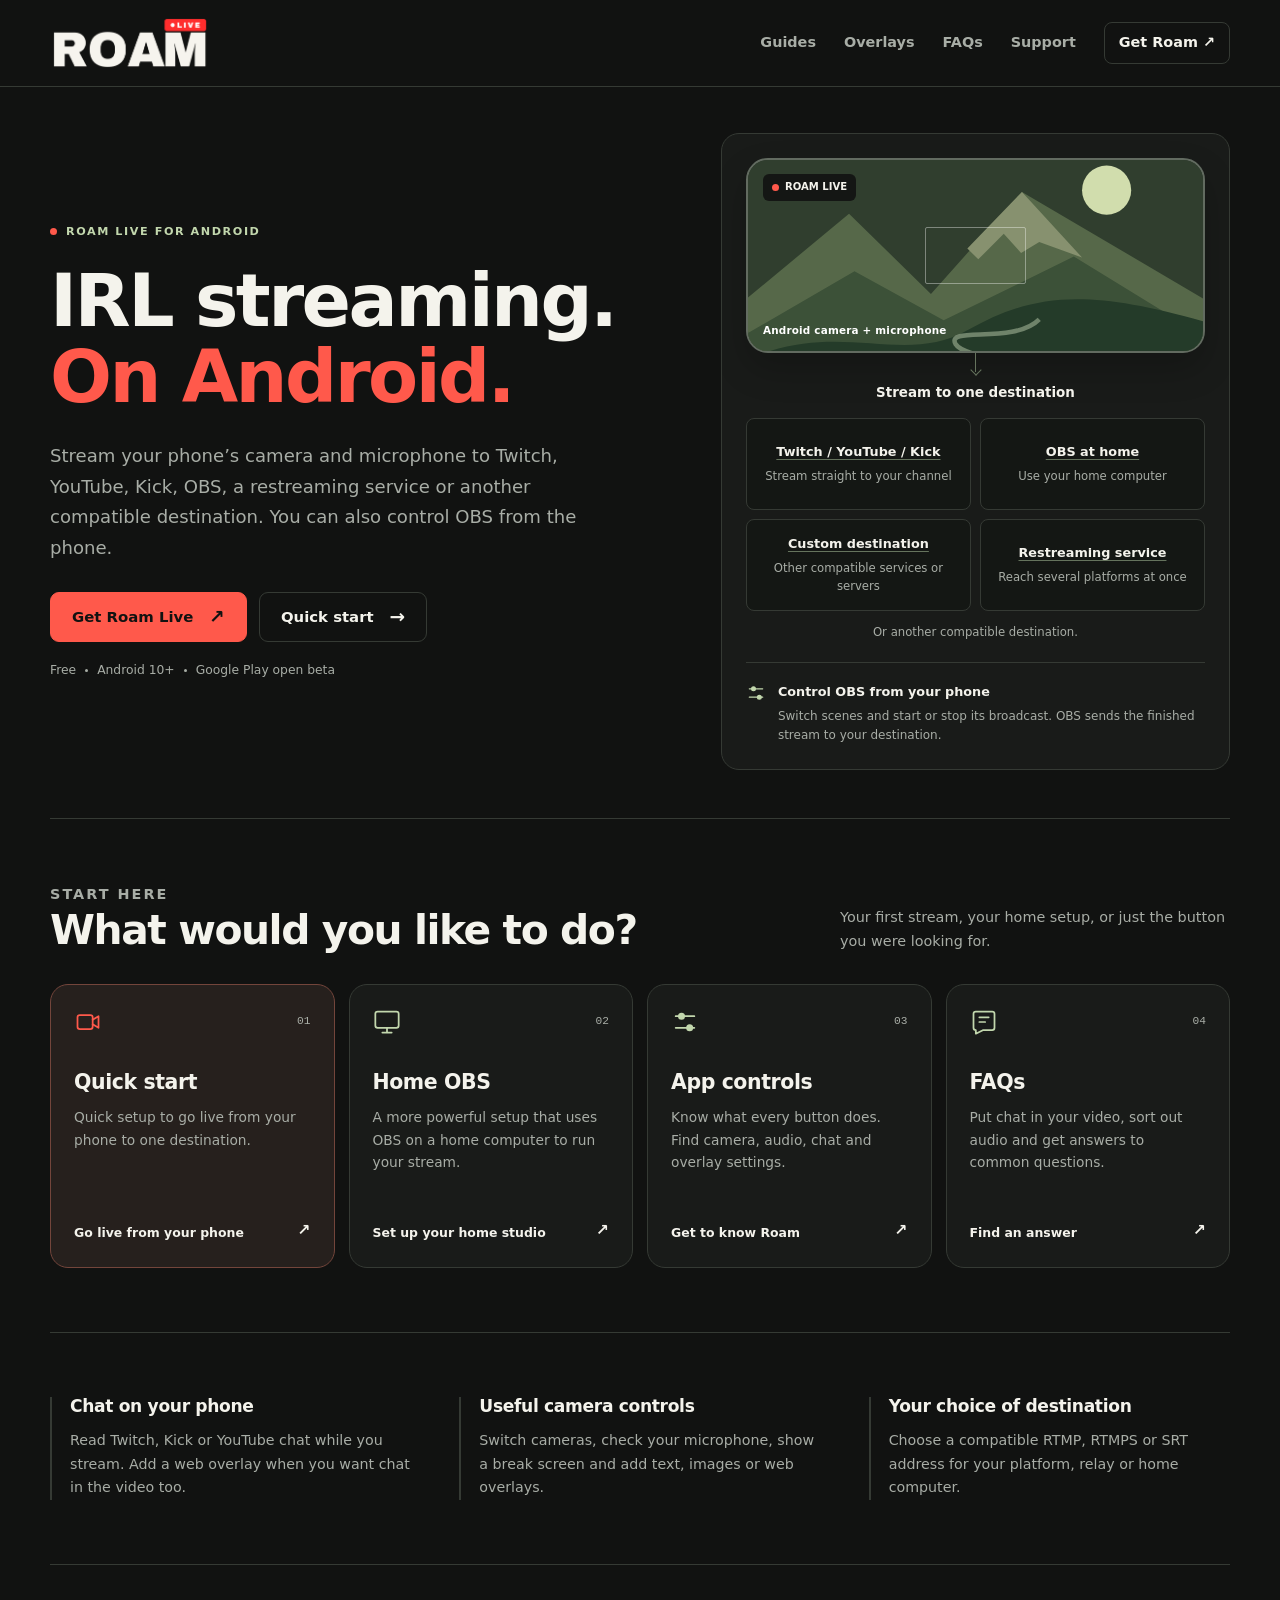
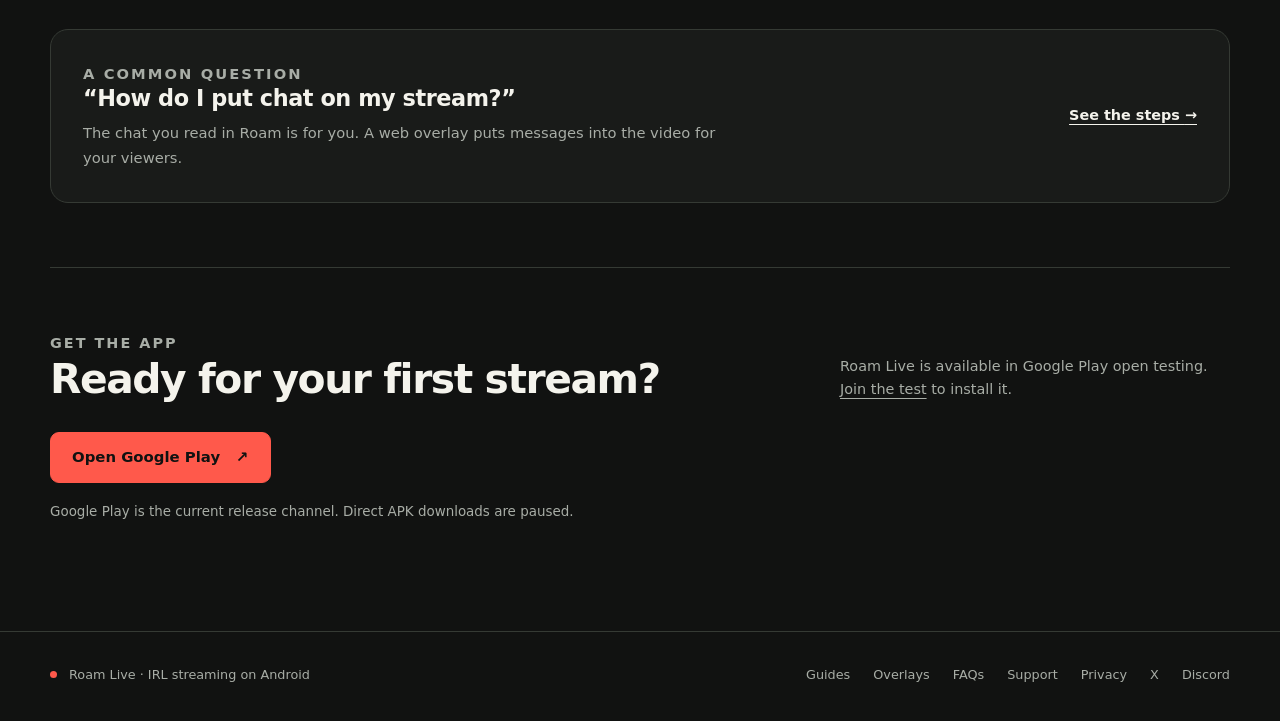
<file: index.html>
<!doctype html>
<html lang="en"><head><meta charset="utf-8"><meta name="viewport" content="width=device-width,initial-scale=1"><meta name="theme-color" content="#111211"><title>Roam Live | IRL Streaming App for Android</title><meta name="description" content="Roam Live is a free Android app for IRL streaming. Send video and audio to Twitch, YouTube, Kick or home OBS over RTMP, RTMPS or SRT. Start with a simple guide."><link rel="canonical" href="https://roamlive.app/"><link rel="icon" type="image/svg+xml" href="/assets/favicon.svg"><link rel="stylesheet" href="/style.css?v=efe008e86041"><meta property="og:type" content="website"><meta property="og:site_name" content="Roam Live"><meta property="og:title" content="Roam Live | IRL Streaming App for Android"><meta property="og:description" content="Roam Live is a free Android app for IRL streaming. Send video and audio to Twitch, YouTube, Kick or home OBS over RTMP, RTMPS or SRT. Start with a simple guide."><meta property="og:url" content="https://roamlive.app/"><meta property="og:image" content="https://roamlive.app/assets/social-card.png"><meta property="og:image:width" content="1200"><meta property="og:image:height" content="630"><meta property="og:image:alt" content="Roam Live. IRL streaming on Android."><meta name="twitter:card" content="summary_large_image"><script type="application/ld+json">{"@context":"https://schema.org","@type":"SoftwareApplication","name":"Roam Live","applicationCategory":"MultimediaApplication","operatingSystem":"Android 10 or newer","url":"https://roamlive.app/","downloadUrl":"https://play.google.com/store/apps/details?id=dev.whitespc.roam","offers":{"@type":"Offer","price":"0","priceCurrency":"USD"}}</script><script src="/site.js" defer></script></head>
<body><a class="skip-link" href="#main-content">Skip to content</a><header class="site-header"><div class="wrap header-inner"><a class="brand" href="/" aria-label="Roam Live home"><img src="/assets/wordmark.png" width="659" height="230" alt="Roam Live"></a><nav class="site-nav" aria-label="Main navigation"><a href="/guides/">Guides</a><a href="/overlays/">Overlays</a><a href="/faq/">FAQs</a><a href="/support/">Support</a><a class="nav-download" href="https://play.google.com/store/apps/details?id=dev.whitespc.roam">Get Roam <span aria-hidden="true">↗</span></a></nav></div></header><main id="main-content" class="wrap"><section class="hero"><div><p class="eyebrow"><span class="live-dot" aria-hidden="true"></span>Roam Live for Android</p><h1>IRL streaming.<br><span>On Android.</span></h1><p class="lead">Stream your phone’s camera and microphone to Twitch, YouTube, Kick, OBS, a restreaming service or another compatible destination. You can also control OBS from the phone.</p><div class="actions"><a class="button" href="https://play.google.com/store/apps/details?id=dev.whitespc.roam">Get Roam Live <span class="arrow" aria-hidden="true">↗</span></a><a class="button secondary" href="/guides/stream-to-platform/">Quick start <span class="arrow" aria-hidden="true">→</span></a></div><div class="hero-meta"><span>Free</span><i aria-hidden="true"></i><span>Android 10+</span><i aria-hidden="true"></i><span>Google Play open beta</span></div></div><figure class="route-visual" aria-label="Choose one destination for Roam: Twitch, YouTube or Kick, OBS at home, a custom destination, or a restreaming service" style="margin:0"><div class="mini-phone" aria-hidden="true"><svg viewBox="0 0 500 260" preserveAspectRatio="xMidYMid slice"><rect width="500" height="260" fill="#303e2e"/><circle cx="394" cy="58" r="27" fill="#d1ddad"/><path d="M0 176 111 84 201 172 301 60 500 177V260H0Z" fill="#566849"/><path d="m241 122 60-62 66 72-47-17-20 12-19-21-28 28Z" fill="#87916f"/><path d="M0 215 117 147 215 201 358 131 500 218V260H0Z" fill="#3c5138"/><path d="M0 244c100-45 170 8 241-32s129-47 259-10v58H0Z" fill="#243b29"/><path d="M320 200c-28 28-103 7-92 27 9 15 53 9 31 33" stroke="#adbea0" stroke-width="5" fill="none" opacity=".55"/></svg><span class="camera-tag"><span class="live-dot"></span>ROAM LIVE</span><span class="frame-corner"></span><span class="phone-label">Android camera + microphone</span></div><div class="destination-choices"><p>Stream to one destination</p><ul aria-label="Destination setup guides"><li><a href="/guides/stream-to-platform/#providers"><strong>Twitch / YouTube / Kick</strong> <small>Stream straight to your channel</small></a></li><li><a href="/guides/stream-to-obs/"><strong>OBS at home</strong> <small>Use your home computer</small></a></li><li><a href="/guides/stream-to-platform/#other"><strong>Custom destination</strong> <small>Other compatible services or servers</small></a></li><li><a href="/faq/#multiple-platforms"><strong>Restreaming service</strong> <small>Reach several platforms at once</small></a></li></ul><span class="destination-other">Or another compatible destination.</span></div><figcaption class="obs-control-note"><svg class="" viewBox="0 0 24 24" fill="none" stroke="currentColor" stroke-width="1.5" stroke-linecap="round" stroke-linejoin="round" aria-hidden="true"><path d="M4 7h16M4 17h16"/><circle cx="9" cy="7" r="3" fill="currentColor" stroke="none"/><circle cx="16" cy="17" r="3" fill="currentColor" stroke="none"/></svg><div><strong>Control OBS from your phone</strong><p>Switch scenes and start or stop its broadcast. OBS sends the finished stream to your destination.</p></div></figcaption></figure></section><section class="section" aria-labelledby="start-title"><div class="section-head"><div><p class="eyebrow">Start here</p><h2 id="start-title"><span id="path-title">What would you like to do?</span></h2></div><p>Your first stream, your home setup, or just the button you were looking for.</p></div><div class="guide-grid"><a class="guide-card" href="/guides/stream-to-platform/"><div class="card-top"><svg class="card-icon" viewBox="0 0 24 24" fill="none" stroke="currentColor" stroke-width="1.5" stroke-linecap="round" stroke-linejoin="round" aria-hidden="true"><rect x="3" y="6" width="13" height="12" rx="2"/><path d="m16 10 5-3v10l-5-3"/></svg><span class="card-number">01</span></div><h3>Quick start</h3><p>Quick setup to go live from your phone to one destination.</p><span class="card-link-label">Go live from your phone<span class="arrow" aria-hidden="true">↗</span></span></a><a class="guide-card" href="/guides/stream-to-obs/"><div class="card-top"><svg class="card-icon" viewBox="0 0 24 24" fill="none" stroke="currentColor" stroke-width="1.5" stroke-linecap="round" stroke-linejoin="round" aria-hidden="true"><rect x="2" y="3" width="20" height="14" rx="2"/><path d="M8 21h8m-4-4v4"/></svg><span class="card-number">02</span></div><h3>Home OBS</h3><p>A more powerful setup that uses OBS on a home computer to run your stream.</p><span class="card-link-label">Set up your home studio<span class="arrow" aria-hidden="true">↗</span></span></a><a class="guide-card" href="/guides/how-to-use/"><div class="card-top"><svg class="card-icon" viewBox="0 0 24 24" fill="none" stroke="currentColor" stroke-width="1.5" stroke-linecap="round" stroke-linejoin="round" aria-hidden="true"><path d="M4 7h16M4 17h16"/><circle cx="9" cy="7" r="3" fill="currentColor" stroke="none"/><circle cx="16" cy="17" r="3" fill="currentColor" stroke="none"/></svg><span class="card-number">03</span></div><h3>App controls</h3><p>Know what every button does. Find camera, audio, chat and overlay settings.</p><span class="card-link-label">Get to know Roam<span class="arrow" aria-hidden="true">↗</span></span></a><a class="guide-card" href="/faq/"><div class="card-top"><svg class="card-icon" viewBox="0 0 24 24" fill="none" stroke="currentColor" stroke-width="1.5" stroke-linecap="round" stroke-linejoin="round" aria-hidden="true"><path d="M5 3h14a2 2 0 0 1 2 2v12a2 2 0 0 1-2 2h-8l-6 3v-3a2 2 0 0 1-2-2V5a2 2 0 0 1 2-2Z"/><path d="M8 8h8M8 12h5"/></svg><span class="card-number">04</span></div><h3>FAQs</h3><p>Put chat in your video, sort out audio and get answers to common questions.</p><span class="card-link-label">Find an answer<span class="arrow" aria-hidden="true">↗</span></span></a></div></section><section class="section" id="features-title" aria-label="Roam features"><div class="benefit-grid"><article><h3>Chat on your phone</h3><p>Read Twitch, Kick or YouTube chat while you stream. Add a web overlay when you want chat in the video too.</p></article><article><h3>Useful camera controls</h3><p>Switch cameras, check your microphone, show a break screen and add text, images or web overlays.</p></article><article><h3>Your choice of destination</h3><p>Choose a compatible RTMP, RTMPS or SRT address for your platform, relay or home computer.</p></article></div></section><section class="section"><div class="home-question"><div><p class="eyebrow">A common question</p><h3>“How do I put chat on my stream?”</h3><p>The chat you read in Roam is for you. A web overlay puts messages into the video for your viewers.</p></div><a class="text-link" href="/overlays/#chat">See the steps <span aria-hidden="true">→</span></a></div></section><section class="section" id="download"><div class="section-head"><div><p class="eyebrow">Get the app</p><h2 id="release-title">Ready for your first stream?</h2></div><p>Roam Live is available in Google Play open testing. <a href="https://play.google.com/apps/testing/dev.whitespc.roam">Join the test</a> to install it.</p></div><div class="actions"><a class="button" href="https://play.google.com/store/apps/details?id=dev.whitespc.roam">Open Google Play <span aria-hidden="true">↗</span></a></div><p class="small">Google Play is the current release channel. Direct APK downloads are paused.</p></section></main><footer class="site-footer"><div class="wrap footer-inner"><div class="footer-brand"><span class="live-dot" aria-hidden="true"></span><span>Roam Live · IRL streaming on Android</span></div><nav class="footer-links" aria-label="Footer navigation"><a href="/guides/">Guides</a><a href="/overlays/">Overlays</a><a href="/faq/">FAQs</a><a href="/support/">Support</a><a id="privacy-title" href="/privacy/">Privacy</a><a href="https://x.com/RoamLiveapp">X</a><a href="https://discord.com/invite/fCzGX3dMp">Discord</a></nav></div></footer></body></html>
</file>
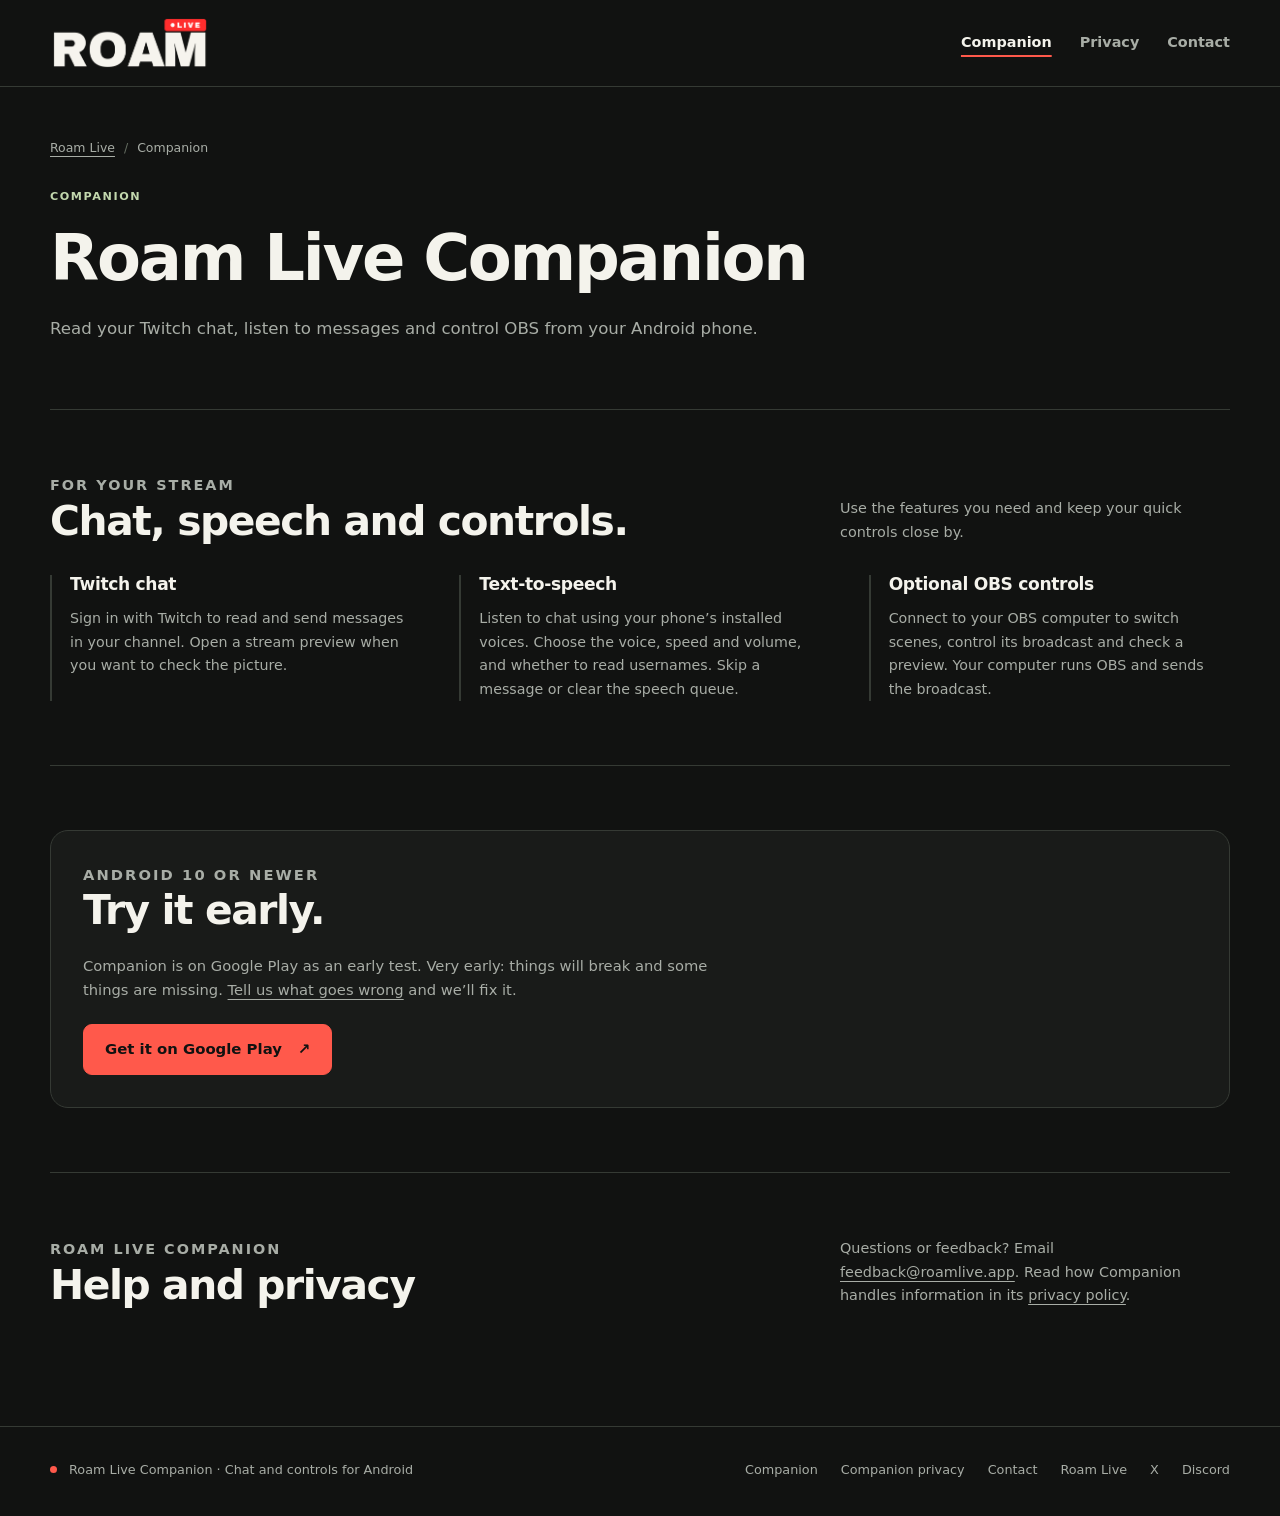
<file: companion/index.html>
<!doctype html>
<html lang="en"><head><meta charset="utf-8"><meta name="viewport" content="width=device-width,initial-scale=1"><meta name="theme-color" content="#111211"><title>Roam Live Companion | Twitch Chat, TTS and OBS Controls</title><meta name="description" content="Read and send Twitch chat, listen with text-to-speech and control OBS from Android. Roam Live Companion is on Google Play as an early test."><link rel="canonical" href="https://roamlive.app/companion/"><link rel="icon" type="image/svg+xml" href="/assets/favicon.svg"><link rel="stylesheet" href="/style.css?v=efe008e86041"><meta property="og:type" content="website"><meta property="og:site_name" content="Roam Live"><meta property="og:title" content="Roam Live Companion | Twitch Chat, TTS and OBS Controls"><meta property="og:description" content="Read and send Twitch chat, listen with text-to-speech and control OBS from Android. Roam Live Companion is on Google Play as an early test."><meta property="og:url" content="https://roamlive.app/companion/"><meta property="og:image" content="https://roamlive.app/assets/social-card.png"><meta property="og:image:width" content="1200"><meta property="og:image:height" content="630"><meta property="og:image:alt" content="Roam Live. IRL streaming on Android."><meta name="twitter:card" content="summary_large_image"><script type="application/ld+json">{"@context":"https://schema.org","@type":"BreadcrumbList","itemListElement":[{"@type":"ListItem","position":1,"name":"Roam Live","item":"https://roamlive.app/"},{"@type":"ListItem","position":2,"name":"Roam Live Companion","item":"https://roamlive.app/companion/"}]}</script><script src="/site.js" defer></script></head>
<body><a class="skip-link" href="#main-content">Skip to content</a><header class="site-header"><div class="wrap header-inner"><a class="brand" href="/" aria-label="Roam Live home"><img src="/assets/wordmark.png" width="659" height="230" alt="Roam Live"></a><nav class="site-nav" aria-label="Main navigation"><a href="/companion/" aria-current="page">Companion</a><a href="/companion/privacy/">Privacy</a><a href="mailto:feedback@roamlive.app">Contact</a></nav></div></header><main id="main-content" class="wrap"><header class="page-head"><div class="breadcrumbs"><a href="/">Roam Live</a><span aria-hidden="true">/</span><span aria-current="page">Companion</span></div><p class="eyebrow">Companion</p><h1>Roam Live Companion</h1><p class="lead">Read your Twitch chat, listen to messages and control OBS from your Android phone.</p></header><section class="section" aria-labelledby="companion-features">
  <div class="section-head"><div><p class="eyebrow">For your stream</p><h2 id="companion-features">Chat, speech and controls.</h2></div><p>Use the features you need and keep your quick controls close by.</p></div>
  <div class="benefit-grid">
    <article><h3>Twitch chat</h3><p>Sign in with Twitch to read and send messages in your channel. Open a stream preview when you want to check the picture.</p></article>
    <article><h3>Text-to-speech</h3><p>Listen to chat using your phone’s installed voices. Choose the voice, speed and volume, and whether to read usernames. Skip a message or clear the speech queue.</p></article>
    <article><h3>Optional OBS controls</h3><p>Connect to your OBS computer to switch scenes, control its broadcast and check a preview. Your computer runs OBS and sends the broadcast.</p></article>
  </div>
</section>
<section class="section" aria-labelledby="companion-testing">
  <div class="home-question"><div><p class="eyebrow">Android 10 or newer</p><h2 id="companion-testing">Try it early.</h2><p>Companion is on Google Play as an early test. Very early: things will break and some things are missing. <a href="mailto:feedback@roamlive.app">Tell us what goes wrong</a> and we’ll fix it.</p><p style="margin-top:22px"><a class="button" href="https://play.google.com/store/apps/details?id=dev.whitespc.roam.companion">Get it on Google Play <span aria-hidden="true">↗</span></a></p></div></div>
</section>
<section class="section" aria-labelledby="companion-help">
  <div class="section-head"><div><p class="eyebrow">Roam Live Companion</p><h2 id="companion-help">Help and privacy</h2></div><p style="overflow-wrap:anywhere">Questions or feedback? Email <a href="mailto:feedback@roamlive.app">feedback@roamlive.app</a>. Read how Companion handles information in its <a href="/companion/privacy/">privacy policy</a>.</p></div>
</section>
</main><footer class="site-footer"><div class="wrap footer-inner"><div class="footer-brand"><span class="live-dot" aria-hidden="true"></span><span>Roam Live Companion · Chat and controls for Android</span></div><nav class="footer-links" aria-label="Footer navigation"><a href="/companion/">Companion</a><a href="/companion/privacy/">Companion privacy</a><a href="mailto:feedback@roamlive.app">Contact</a><a href="/">Roam Live</a><a href="https://x.com/RoamLiveapp">X</a><a href="https://discord.com/invite/fCzGX3dMp">Discord</a></nav></div></footer></body></html>
</file>
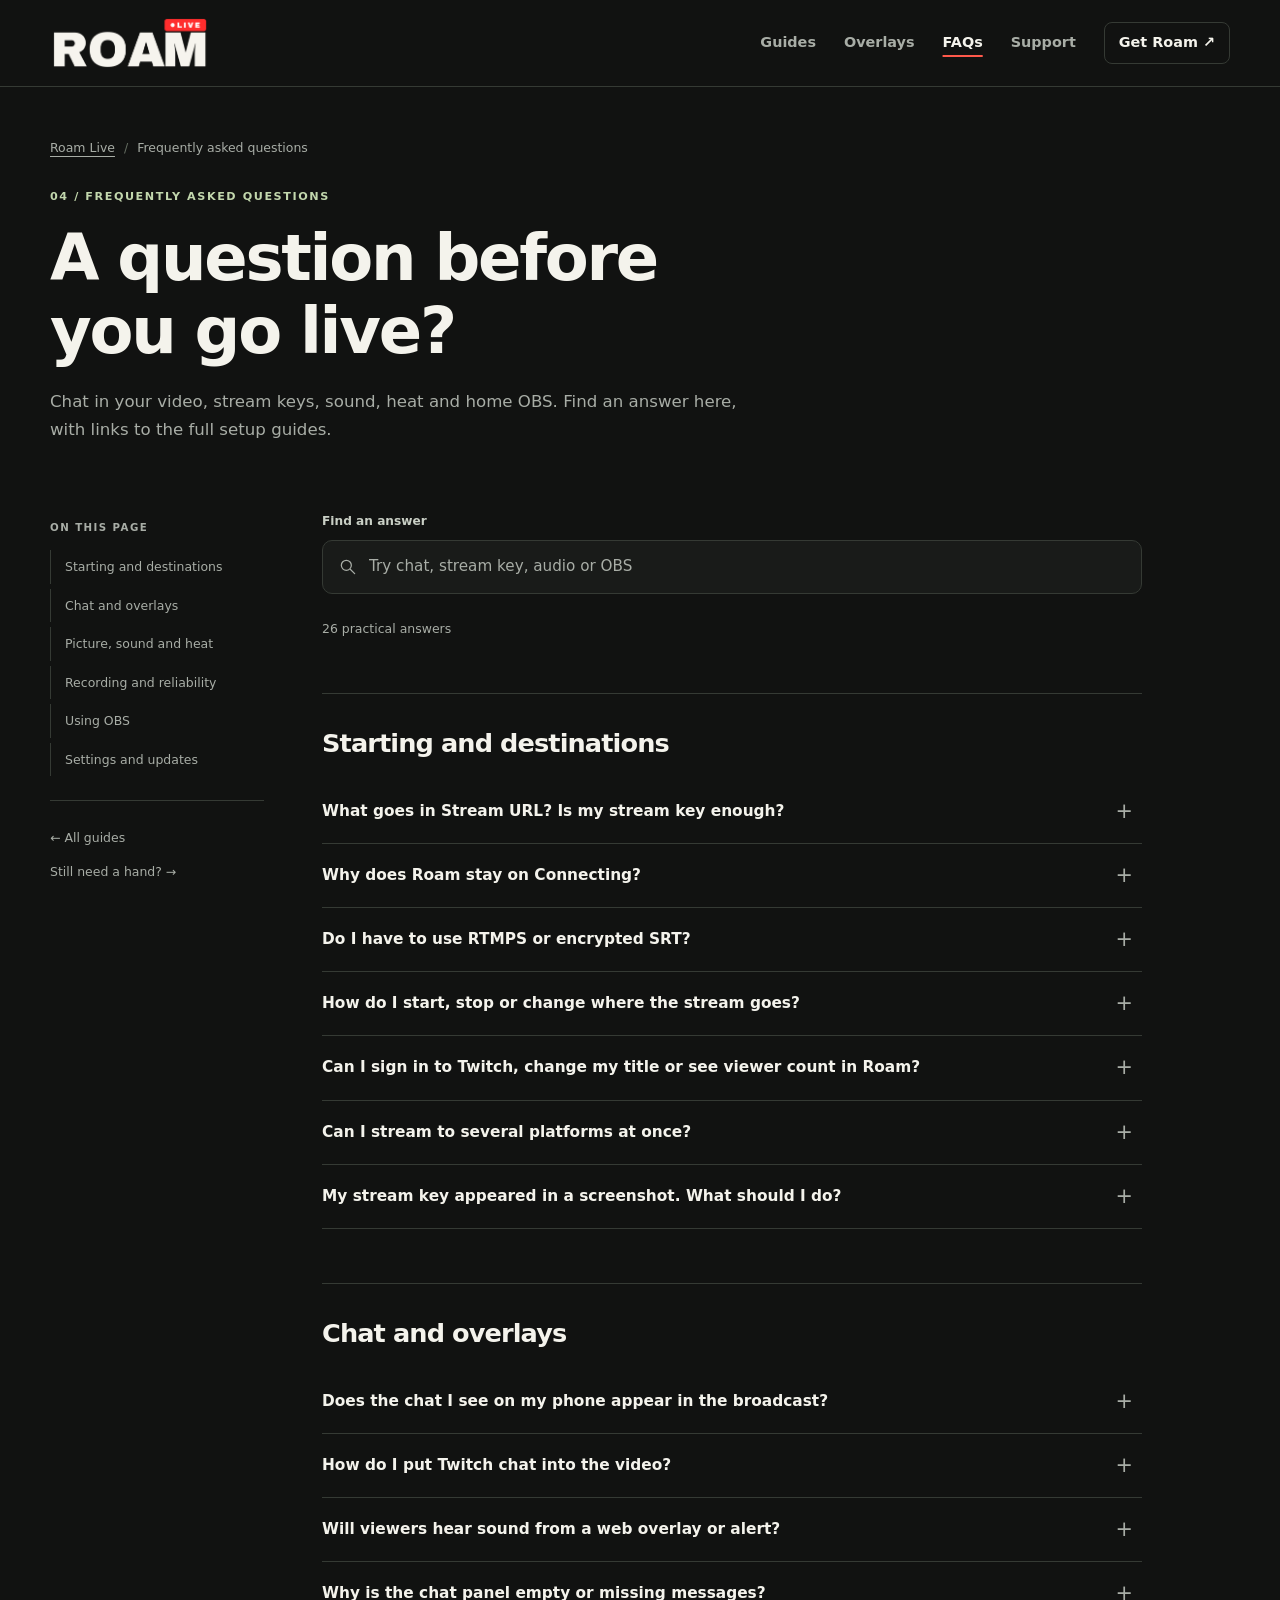
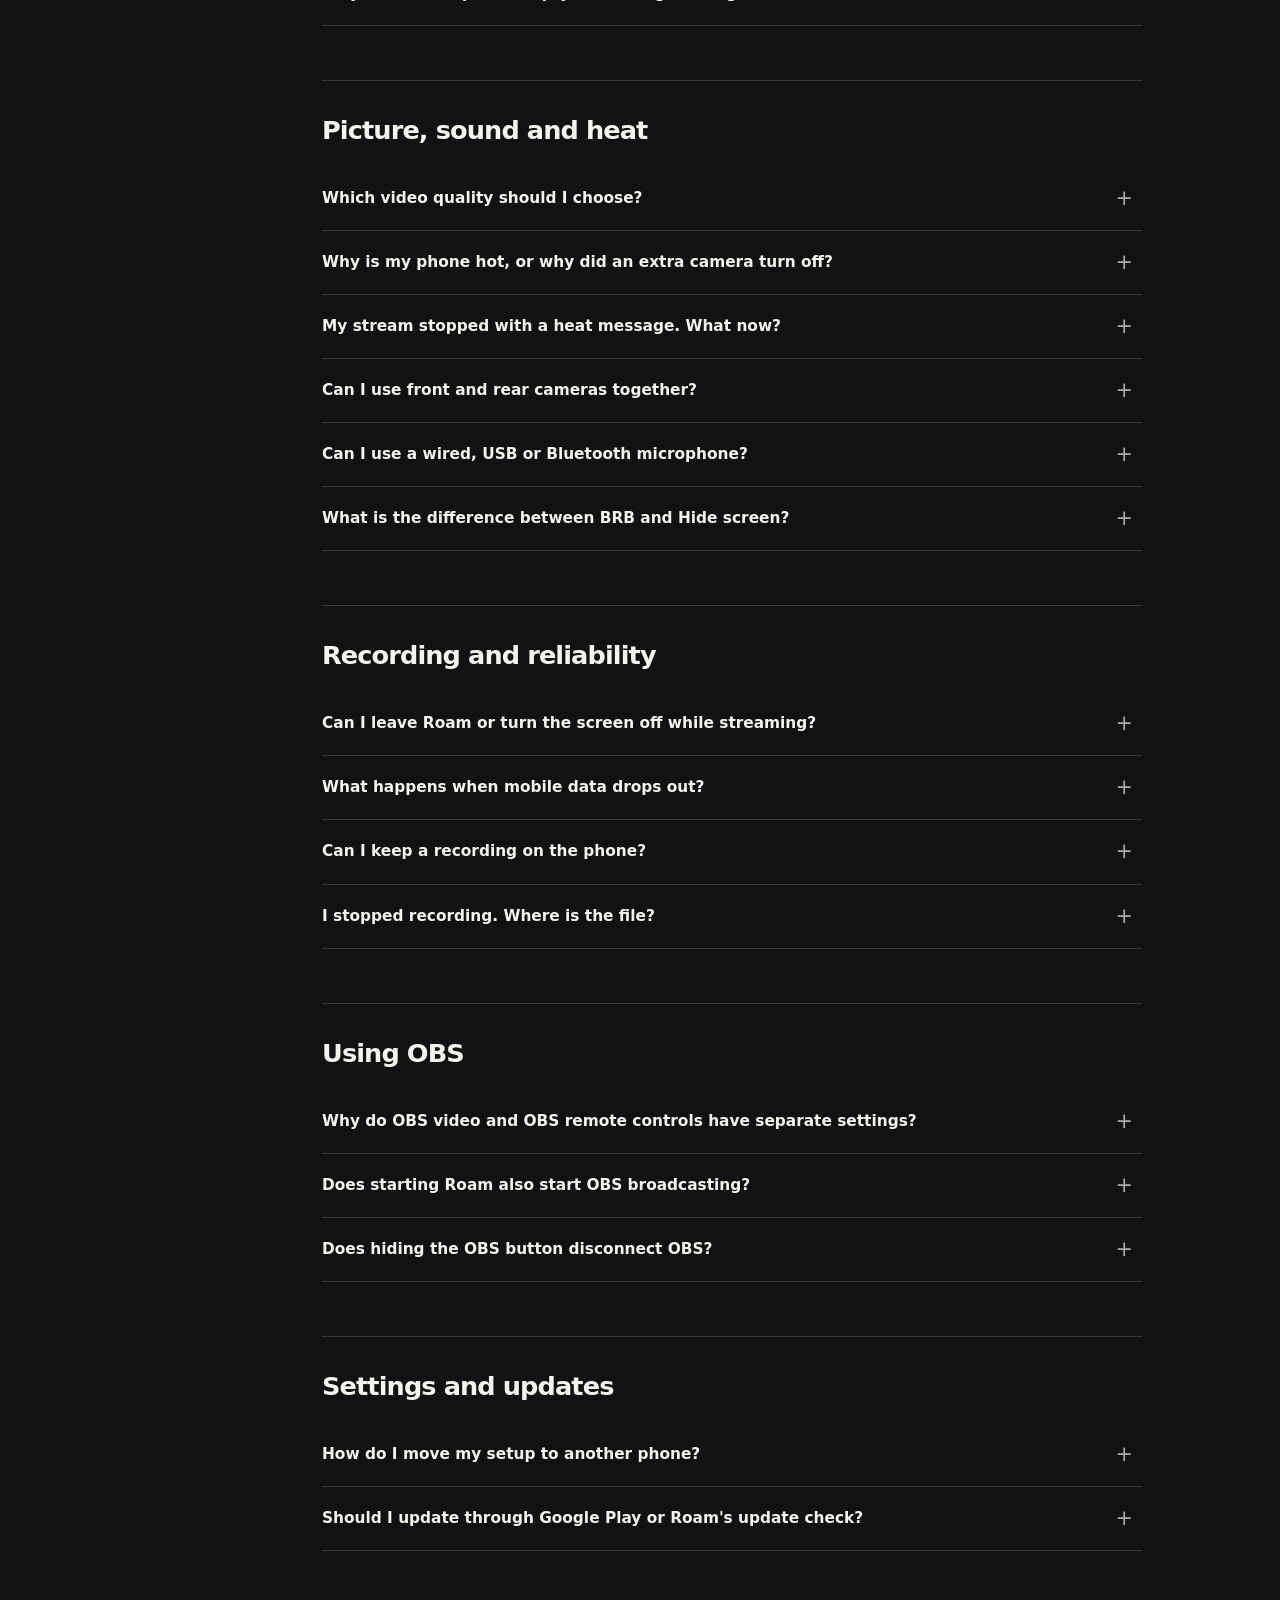
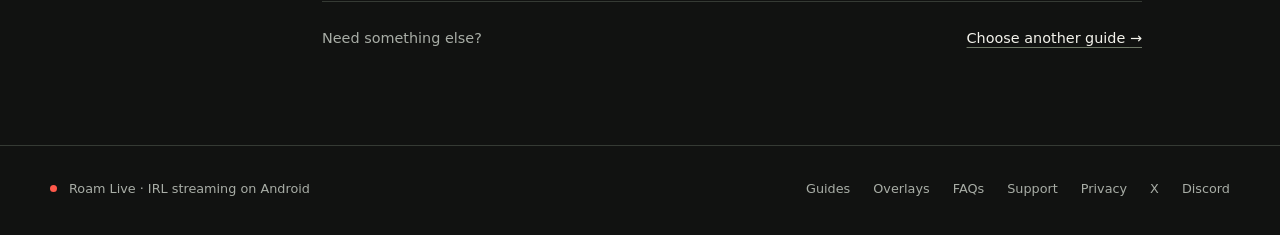
<file: faq/index.html>
<!doctype html>
<html lang="en"><head><meta charset="utf-8"><meta name="viewport" content="width=device-width,initial-scale=1"><meta name="theme-color" content="#111211"><title>A question before you go live? | Roam Live</title><meta name="description" content="Answers to common Roam Live questions. Add chat to your stream, fix destination URLs, understand web-overlay audio and troubleshoot Android IRL streaming."><link rel="canonical" href="https://roamlive.app/faq/"><link rel="icon" type="image/svg+xml" href="/assets/favicon.svg"><link rel="stylesheet" href="/style.css?v=efe008e86041"><meta property="og:type" content="website"><meta property="og:site_name" content="Roam Live"><meta property="og:title" content="A question before you go live? | Roam Live"><meta property="og:description" content="Answers to common Roam Live questions. Add chat to your stream, fix destination URLs, understand web-overlay audio and troubleshoot Android IRL streaming."><meta property="og:url" content="https://roamlive.app/faq/"><meta property="og:image" content="https://roamlive.app/assets/social-card.png"><meta property="og:image:width" content="1200"><meta property="og:image:height" content="630"><meta property="og:image:alt" content="Roam Live. IRL streaming on Android."><meta name="twitter:card" content="summary_large_image"><script type="application/ld+json">{"@context":"https://schema.org","@type":"BreadcrumbList","itemListElement":[{"@type":"ListItem","position":1,"name":"Roam Live","item":"https://roamlive.app/"},{"@type":"ListItem","position":2,"name":"A question before you go live?","item":"https://roamlive.app/faq/"}]}</script><script src="/site.js" defer></script></head>
<body><a class="skip-link" href="#main-content">Skip to content</a><header class="site-header"><div class="wrap header-inner"><a class="brand" href="/" aria-label="Roam Live home"><img src="/assets/wordmark.png" width="659" height="230" alt="Roam Live"></a><nav class="site-nav" aria-label="Main navigation"><a href="/guides/">Guides</a><a href="/overlays/">Overlays</a><a href="/faq/" aria-current="page">FAQs</a><a href="/support/">Support</a><a class="nav-download" href="https://play.google.com/store/apps/details?id=dev.whitespc.roam">Get Roam <span aria-hidden="true">↗</span></a></nav></div></header><main id="main-content" class="wrap"><header class="page-head"><div class="breadcrumbs"><a href="/">Roam Live</a><span aria-hidden="true">/</span><span aria-current="page">Frequently asked questions</span></div><p class="eyebrow">04 / Frequently asked questions</p><h1>A question before<br>you go live?</h1><p class="lead">Chat in your video, stream keys, sound, heat and home OBS. Find an answer here, with links to the full setup guides.</p></header><div class="guide-layout"><aside class="page-toc" aria-label="On this page"><p>On this page</p><ol><li><a href="#starting">Starting and destinations</a></li><li><a href="#chat-and-overlays">Chat and overlays</a></li><li><a href="#picture-and-sound">Picture, sound and heat</a></li><li><a href="#recording-and-reliability">Recording and reliability</a></li><li><a href="#obs">Using OBS</a></li><li><a href="#settings-and-updates">Settings and updates</a></li></ol><div class="toc-extra"><a href="/guides/">← All guides</a><a href="/support/">Still need a hand? →</a></div></aside><article class="prose"><div class="faq-search" hidden><label for="faq-search">Find an answer</label><input id="faq-search" data-faq-search type="search" placeholder="Try chat, stream key, audio or OBS" autocomplete="off" aria-controls="faq-answers"><svg class="" viewBox="0 0 24 24" fill="none" stroke="currentColor" stroke-width="1.5" stroke-linecap="round" stroke-linejoin="round" aria-hidden="true"><circle cx="10" cy="10" r="6"/><path d="m15 15 5 5"/></svg></div><p class="faq-count" data-faq-count aria-live="polite">26 practical answers</p><div id="faq-answers"><section class="faq-group" aria-labelledby="starting">
  <h2 id="starting">Starting and destinations</h2>
  <details class="faq-item" id="complete-url">
    <summary>What goes in Stream URL? Is my stream key enough?</summary>
    <div class="faq-answer">
      <p>Enter the complete streaming destination. A key alone has no server for Roam to contact. If your service gives you an RTMP or RTMPS server and key separately, join them with one slash at the boundary. For example, <code>rtmps://ingest.example.com/app</code> plus <code>YOUR_STREAM_KEY</code> becomes <code>rtmps://ingest.example.com/app/YOUR_STREAM_KEY</code>.</p>
      <p>That address is an illustration. Use your own server and key. If you already have a combined URL, paste it unchanged without adding another key. See the <a href="/guides/stream-to-platform/#url">full URL examples</a>.</p>
    </div>
  </details>
  <details class="faq-item" id="cannot-connect">
    <summary>Why does Roam stay on Connecting?</summary>
    <div class="faq-answer">
      <p>An accepted URL only means its format can be used. It does not prove that the server is reachable or that the key is correct. Check ordinary internet access, compare the full destination with the platform dashboard, and make sure the receiving input or scheduled broadcast is ready.</p>
      <p>If you send through a relay or home computer, check that receiver too. Keep a working key unless it is invalid or exposed; a temporary connection failure does not by itself require a new one. <a href="/guides/stream-to-platform/#troubleshooting">Connection checks</a></p>
    </div>
  </details>
  <details class="faq-item" id="encrypted-destination">
    <summary>Do I have to use RTMPS or encrypted SRT?</summary>
    <div class="faq-answer">
      <p>Roam accepts compatible RTMP, RTMPS and SRT destinations, including SRT without a passphrase. Use the address your service supplies. RTMPS encrypts the connection. Passphrase-protected SRT encrypts video and audio.</p>
      <p>Do not add an <code>s</code> or invent a passphrase for a server that has not been configured for it. For YouTube RTMPS, copy the full address from Live Control Room because the hostname also changes. <a href="https://support.google.com/youtube/answer/10364924?hl=en">YouTube RTMPS instructions</a></p>
    </div>
  </details>
  <details class="faq-item" id="start-and-stop">
    <summary>How do I start, stop or change where the stream goes?</summary>
    <div class="faq-answer">
      <p>To start, hold the pill at the top left of the camera screen for about a second. It reads <strong>Hold to go live</strong>. To end Roam's stream, tap the pill, and when Roam asks "Stop the stream?", tap <strong>Stop</strong>. This works while it is connecting or reconnecting too. Check the platform or relay's broadcast status afterwards, since it may keep its output running.</p>
      <p>Stop before changing the active destination. In <strong>Settings &gt; Stream</strong>, use <strong>Save current URL</strong> to keep a named destination you can select later.</p>
    </div>
  </details>
  <details class="faq-item" id="platform-login">
    <summary>Can I sign in to Twitch, change my title or see viewer count in Roam?</summary>
    <div class="faq-answer">
      <p>Yes, since Roam Live 0.10.16. Signing in is optional. Open <strong>Settings &gt; Twitch</strong> and tap <strong>Sign in with Twitch</strong>. The first-run page offers it too, with a <strong>Sign in to Twitch?</strong> step after Android's prompts, and so does the <strong>Stream destination needed</strong> dialog.</p>
      <p>Signed in, Roam fills in your Twitch stream address and key, and brings your chat and events, such as follows and redeems, into the chat panel and TTS. <strong>Settings &gt; Twitch</strong> lets you change your stream title and category, and shows your viewer count while you are live. The <strong>Mark</strong> control marks a moment on your live stream so you can find it later.</p>
      <p>You do not need a Roam account. The channel fields in <strong>Settings &gt; Chat &amp; TTS</strong> still read a public chat without a sign-in. <a href="/guides/twitch/">How the Twitch sign-in works</a></p>
    </div>
  </details>
  <details class="faq-item" id="multiple-platforms">
    <summary>Can I stream to several platforms at once?</summary>
    <div class="faq-answer">
      <p>Yes. Send Roam's feed to a restreaming service or to OBS at home, then distribute it to your platforms from there.</p>
      <p><strong>Roam deliberately sends to one destination.</strong> Restreaming belongs off the phone. Uploading the same feed to several places multiplies the mobile bandwidth it needs. Keeping one upload leaves more room on your connection and keeps the extra distribution work off your phone.</p>
      <p>For example, sending a 4 Mbps feed to three destinations separately needs about 12 Mbps of upload, before network overhead. Sending it once to a service that distributes it still needs about 4 Mbps from the phone.</p>

      <h3>Use a restreaming service</h3>
      <p>This is the simplest route if you do not need a home computer for scenes or overlays. Connect your platform accounts to the service, then use its incoming stream address in Roam.</p>
      <ul>
        <li><strong>Restream:</strong> a good starting point for two channels. Its free plan accepts streaming software such as Roam over RTMP or RTMPS and sends to two supported channels at once. Three or more channels, Facebook Pages and Groups, and custom RTMP output destinations need a paid plan. Free streams can include Restream branding in platform descriptions. <a href="https://support.restream.io/en/articles/9127747-can-i-use-restream-for-free-yes">Free-plan details</a></li>
        <li><strong>Livepush:</strong> its free-plan guide lists three destinations and 20 streaming hours per month, with one channel per platform type. Twitch and YouTube are supported on the free plan; Kick, Facebook and custom RTMP outputs need a paid plan. <a href="https://docs.livepush.io/en/articles/6082793-how-long-can-i-stream-with-the-free-plan">Free allowance</a> and <a href="https://livepush.io/pricing/">current platform limits</a>.</li>
        <li><strong>Streamrun:</strong> another option if you use its IRL streaming service. It is a paid service with a trial, rather than an ongoing free plan. <a href="https://streamrun.com/pricing">Plans</a> and <a href="https://streamrun.com/docs/output-destinations">output setup</a>.</li>
      </ul>
      <p class="small">Plan details checked September 2026. Check the linked limits for the platforms you want before setting up.</p>

      <h3>Example: Roam to Restream</h3>
      <ol>
        <li>In Restream, add your platform accounts under <strong>Channels</strong>.</li>
        <li>Choose <strong>New Stream &gt; Encoder | RTMP</strong> and enable the channels you want to broadcast to, within your plan's limit.</li>
        <li>Copy the server URL and stream key. Join them with one slash and paste the complete address into <strong>Roam Settings &gt; Stream &gt; Stream URL</strong>. The <a href="/guides/stream-to-platform/#url">URL example</a> shows how.</li>
        <li>When you are ready to broadcast, hold the <strong>Go live</strong> pill in Roam. Check that each platform is receiving picture and sound. When finished, tap the pill, then <strong>Stop</strong>, and check that every platform has ended its broadcast.</li>
      </ol>
      <p>Use Restream's <a href="https://support.restream.io/en/articles/6505602-go-live-with-streaming-software">streaming-software instructions</a> for this route. You can also choose <a href="https://support.restream.io/en/articles/8523770-encrypt-your-stream-with-rtmps">RTMPS on the free plan</a>.</p>

      <h3>Use OBS at home</h3>
      <p>Follow the <a href="/guides/stream-to-obs/">home OBS guide</a>, then choose a restreaming service as OBS's destination or use the free <strong>Multiple RTMP outputs</strong> plugin. The plugin sends a separate upload from your computer to each platform, so your home connection needs enough upload capacity for all of them.</p>
      <p>The phone still sends one feed to OBS. See <a href="/guides/stream-to-obs/#multistream">the OBS multistreaming steps</a>, including how to set up the plugin's start and stop sync for Roam's remote controls.</p>
    </div>
  </details>
  <details class="faq-item" id="exposed-key">
    <summary>My stream key appeared in a screenshot. What should I do?</summary>
    <div class="faq-answer">
      <p>Reset the exposed key through your platform, then replace it in Roam's active and saved destinations and any other app or relay that uses it. If a private SRT URL was exposed, replace the affected credentials through the issuing service.</p>
      <p>Keep the complete destination out of screenshots and public support posts. Kick's help explains its reset control and the need to update streaming software afterwards. <a href="https://help.kick.com/en/articles/7066931-how-to-stream-on-kick-com">Kick stream-key help</a></p>
    </div>
  </details>
</section>

<section class="faq-group" aria-labelledby="chat-and-overlays">
  <h2 id="chat-and-overlays">Chat and overlays</h2>
  <details class="faq-item" id="phone-chat">
    <summary>Does the chat I see on my phone appear in the broadcast?</summary>
    <div class="faq-answer">
      <p>The panel under <strong>Settings &gt; Chat &amp; TTS</strong> is for you on the phone. It is not included in the outgoing video. <strong>Show chat panel</strong> is on by default, and the panel shows on the camera screen once a channel is set. Enter a public Twitch or Kick channel name or a YouTube channel handle on that page, or sign in to Twitch.</p>
      <p>You can change its text size, width and side. To show chat inside the video viewers receive, follow the <a href="/overlays/#chat">chat overlay instructions</a>.</p>
    </div>
  </details>
  <details class="faq-item" id="chat-on-stream">
    <summary>How do I put Twitch chat into the video?</summary>
    <div class="faq-answer">
      <p>Use <a href="https://chat.roamlive.app/">Roam Chat</a> to create a Twitch chat overlay, then add its URL as a Web layer in Roam Live or as a Browser source in OBS.</p>
      <p><a href="/overlays/#chat">Follow the chat overlay setup steps</a> for appearance, sizing and positioning. The <a href="/overlays/">Overlays page</a> also covers live text, location, images and their battery-use differences.</p>
    </div>
  </details>
  <details class="faq-item" id="alert-audio">
    <summary>Will viewers hear sound from a web overlay or alert?</summary>
    <div class="faq-answer">
      <p>Roam does not directly mix webpage sound into its outgoing audio. A web overlay may play sound on the phone, and the microphone may pick up the speaker, but that is not a reliable alert-audio setup.</p>
      <p>Check received audio rather than assuming sound you hear on the phone is included. If OBS produces your final broadcast, add and configure the alert's audio there.</p>
    </div>
  </details>
  <details class="faq-item" id="chat-missing">
    <summary>Why is the chat panel empty or missing messages?</summary>
    <div class="faq-answer">
      <p>Check that <strong>Show chat panel</strong> is enabled and that the channel name or YouTube handle is correct. Confirm there are new messages in that channel and that the phone has internet access. YouTube needs an active live chat.</p>
      <p>Roam reads external chat services, so outages and service changes can affect messages independently of the camera stream. YouTube chat uses an unofficial interface and may stop working when YouTube changes its site. A working phone chat panel also does not prove a separate web overlay is connected.</p>
    </div>
  </details>
</section>

<section class="faq-group" aria-labelledby="picture-and-sound">
  <h2 id="picture-and-sound">Picture, sound and heat</h2>
  <details class="faq-item" id="quality">
    <summary>Which video quality should I choose?</summary>
    <div class="faq-answer">
      <p><strong>Recommended</strong> is Roam's default: 720p at 30 fps with a 2,500 kbps video target. <strong>Data saver</strong> uses 480p at 1,200 kbps. <strong>Sharp</strong> uses 1080p at 4,500 kbps. All three run at 30 fps.</p>
      <p>Use a quality your connection and receiving service can sustain. Auto bitrate can lower the video target when the connection weakens and raise it again as it recovers. Heat protection can also lower bitrate. Stop the stream before changing the quality preset.</p>
    </div>
  </details>
  <details class="faq-item" id="phone-hot">
    <summary>Why is my phone hot, or why did an extra camera turn off?</summary>
    <div class="faq-answer">
      <p>Streaming works a phone hard on its own. Dual camera, web overlays, a bright screen and charging add to the load. So do other apps, a hot day, a case on a car's dash and a phone already warm at the start.</p>
      <p>Roam goes by Android's thermal status, the phone's own heat assessment, not a temperature. The phone status pill at the top of the camera screen shows the level in a word, next to the battery. As it rises, Roam steps in:</p>
      <ul>
        <li><strong>Moderate, HOT on the pill:</strong> Roam caps the bitrate at 70 percent of your quality setting, so 1,750 kbps on Recommended.</li>
        <li><strong>Severe, TOO HOT on the pill:</strong> the cap drops to 40 percent and the second camera turns off.</li>
        <li><strong>Critical, CRITICAL on the pill:</strong> the torch also turns off and web overlays pause. If the phone is still critical a minute later, Roam ends the stream to protect it.</li>
        <li><strong>Emergency or shutdown, also CRITICAL on the pill:</strong> the stream stops at once, and a new one can't start.</li>
      </ul>
      <p>A heat warning on the camera screen says what changed. The resolution stays the same. Hide screen never turns on by itself. When the phone cools, the caps lift and you can turn the second camera on again. Web overlays paused by heat stay off for the rest of that stream and come back at your next one.</p>
      <p>To give the phone its best chance, close other apps before you go live, including anything recording in the background, and start with a cool phone. While live, avoid running anything else over Roam, and keep the phone where air can reach it. Air con in a car counts. On a hot day, shade, one camera and fewer web overlays help. So does Hide screen. Show its button under <strong>Settings &gt; Customisation</strong>.</p>
    </div>
  </details>
  <details class="faq-item" id="heat-stop">
    <summary>My stream stopped with a heat message. What now?</summary>
    <div class="faq-answer">
      <p>The message reads <strong>Stream stopped because the phone became critically hot.</strong> The phone reached Android's critical level and was still there a minute later. By then Roam had already cut the bitrate, turned off the second camera and the torch, and paused web overlays. So Roam ended the stream to protect the phone. At Android's emergency level, Roam stops the stream at once.</p>
      <p>Let the phone cool before you go live again. Put it where air can reach it, and close other apps, including anything recording in the background. Your stream address and settings are untouched, so once it has cooled, hold to go live as usual. <a href="#phone-hot">What Roam does as the phone heats up, and what helps</a></p>
      <p>If the phone is still at the critical level when you hold to go live, Roam asks you first, and then the phone gets 30 seconds to cool instead of a minute. At the emergency level, Roam won't start a stream until the phone cools.</p>
    </div>
  </details>
  <details class="faq-item" id="dual-camera">
    <summary>Can I use front and rear cameras together?</summary>
    <div class="faq-answer">
      <p>On supported phones, enable <strong>Dual camera</strong> in <strong>Settings &gt; Camera</strong>, then use its Main control. You can choose the PiP size and corner and mirror the front-camera inset.</p>
      <p>Concurrent camera support depends on the phone. It also adds heat and battery use, so test the phone under the conditions you plan to stream in. Thermal protection may turn the second camera off.</p>
    </div>
  </details>
  <details class="faq-item" id="microphone">
    <summary>Can I use a wired, USB or Bluetooth microphone?</summary>
    <div class="faq-answer">
      <p>Connect the microphone, open <strong>Settings &gt; Audio</strong> and select the available input. If it is missing, leave this category and return to refresh the list. Watch its meter and listen to a received test. The Main MIC control also gives access to microphone selection and input gain when enabled.</p>
      <p>Bluetooth microphones use a phone-call voice mode and may sound different from wired or USB inputs. Select and test a Bluetooth microphone before starting; switching routes during a stream may need a restart. Raise input gain cautiously: louder audio can clip.</p>
    </div>
  </details>
  <details class="faq-item" id="brb-stealth">
    <summary>What is the difference between BRB and Hide screen?</summary>
    <div class="faq-answer">
      <p><strong>BRB</strong> changes what viewers receive. The phone-side BRB screen shows your message or image with audio muted. When a connected OBS BRB scene is configured, the control switches that scene instead; <strong>Mute mic and camera during OBS BRB</strong> controls protection of the phone feed.</p>
      <p><strong>Hide screen</strong> blacks out your phone display while streaming continues. It keeps phone chat and controls out of sight when the display faces other people. A reminder of how to get back shows for about eight seconds, then the screen goes dark. Touch and hold the screen for about two seconds to return. It does not hide overlays already included in the broadcast. Hidden by default. Show its button under <strong>Settings &gt; Customisation</strong>. Older versions called it Stealth.</p>
    </div>
  </details>
</section>

<section class="faq-group" aria-labelledby="recording-and-reliability">
  <h2 id="recording-and-reliability">Recording and reliability</h2>
  <details class="faq-item" id="background-streaming">
    <summary>Can I leave Roam or turn the screen off while streaming?</summary>
    <div class="faq-answer">
      <p>Roam uses a foreground streaming service to keep an active stream running when you go to another app or turn the screen off. Its notification provides a way to stop.</p>
      <p>Android and phone-vendor battery restrictions can still interrupt background work. Tap <strong>Settings &gt; Reliability &gt; Background use</strong> and allow it when Android asks. On Samsung, Xiaomi and some other phones, a line under that row says where the phone's own battery switch is. Test this on your own phone before a long stream.</p>
    </div>
  </details>
  <details class="faq-item" id="reconnecting">
    <summary>What happens when mobile data drops out?</summary>
    <div class="faq-answer">
      <p>Roam retries a dropped stream for the period selected under <strong>Settings &gt; Reliability</strong>: 1, 5 or 15 minutes, or Forever. Auto bitrate can help when a connection weakens, but it cannot send video with no usable connection.</p>
      <p>The platform or relay decides what viewers see during the gap and whether its broadcast stays open. Local recording can continue while Roam reconnects. To end the attempt rather than keep retrying, tap the <strong>RECONNECTING</strong> pill, then <strong>Stop</strong>.</p>
    </div>
  </details>
  <details class="faq-item" id="local-recording">
    <summary>Can I keep a recording on the phone?</summary>
    <div class="faq-answer">
      <p>Enable <strong>Settings &gt; Reliability &gt; Record to phone while streaming</strong>. Roam records a local copy while streaming and publishes the completed file to <strong>Movies/Roam</strong> after recording stops. The recording continues during network reconnection attempts.</p>
      <p>Recording needs at least 2 GB free to start and stops if free space falls below 500 MB. This stops the recording, not the network stream. Recording uses additional storage and power.</p>
    </div>
  </details>
  <details class="faq-item" id="recording-missing">
    <summary>I stopped recording. Where is the file?</summary>
    <div class="faq-answer">
      <p>Look in <strong>Movies/Roam</strong> using your phone's Files or gallery app. Roam copies the finished recording there after it stops, so a long recording may take time to appear.</p>
      <p>If it remains missing, check available storage and open Roam again so pending recordings can be retried. Keep Roam's app data while seeking help, since an unpublished recording may still be stored with the app. A failed publication does not guarantee that the file is recoverable. <a href="/support/">Get recording help</a></p>
    </div>
  </details>
</section>

<section class="faq-group" aria-labelledby="obs">
  <h2 id="obs">Using OBS</h2>
  <details class="faq-item" id="obs-connections">
    <summary>Why do OBS video and OBS remote controls have separate settings?</summary>
    <div class="faq-answer">
      <p>The <strong>Stream URL</strong> sends the phone's video and audio to an OBS receiver. <strong>Settings &gt; OBS</strong> connects to OBS WebSocket for scene changes and broadcast controls. They are two separate connections.</p>
      <p>A connected OBS control does not prove the phone's video has arrived, and received video does not prove remote control is connected. Check both using the <a href="/guides/stream-to-obs/">phone-to-OBS guide</a>.</p>
    </div>
  </details>
  <details class="faq-item" id="obs-sync">
    <summary>Does starting Roam also start OBS broadcasting?</summary>
    <div class="faq-answer">
      <p>Only if you enable <strong>Sync OBS streaming with Roam</strong> and OBS is connected and configured. With sync off, Roam sends its feed while you control OBS broadcasting separately.</p>
      <p>With sync enabled, Roam only stops an OBS broadcast it started. Do not assume stopping the phone ends a broadcast that was already running in OBS. For a receive-only test, leave sync off and confirm OBS's own output remains stopped.</p>
    </div>
  </details>
  <details class="faq-item" id="hide-obs-control">
    <summary>Does hiding the OBS button disconnect OBS?</summary>
    <div class="faq-answer">
      <p>No. <strong>Show OBS control on main screen</strong> changes the visibility of the Main control. It does not disconnect OBS or disable the configured connection behavior.</p>
      <p>Use Disconnect in OBS settings to disconnect the remote-control session. Manage the phone's stream and OBS's own broadcast separately.</p>
    </div>
  </details>
</section>

<section class="faq-group" aria-labelledby="settings-and-updates">
  <h2 id="settings-and-updates">Settings and updates</h2>
  <details class="faq-item" id="backup">
    <summary>How do I move my setup to another phone?</summary>
    <div class="faq-answer">
      <p>Stop streaming, open <strong>Settings &gt; Help &amp; about</strong>, and export a password-protected backup. Transfer it privately, then import it through Help &amp; about on the other phone. Import replaces that phone's Roam setup.</p>
      <p>A complete backup includes settings, overlays and connection credentials. Keep the backup and its password private. Roam cannot recover a forgotten backup password. Recheck camera and microphone choices on the new phone because its hardware may differ.</p>
    </div>
  </details>
  <details class="faq-item" id="updates">
    <summary>Should I update through Google Play or Roam's update check?</summary>
    <div class="faq-answer">
      <p>Google Play manages updates for Play installations. Roam's in-app update check is for installations made from an APK.</p>
      <p>Use the same installation source for updates. A differently signed APK cannot update a Play installation in place. Check the version in <strong>Settings &gt; Help &amp; about</strong> when comparing instructions or reporting a problem.</p>
    </div>
  </details>
</section>
</div><div class="empty-state" data-faq-empty hidden><p>No matching answers yet. Try a shorter word, or <a href="/support/">get in touch</a>.</p></div><div class="next-guide"><p>Need something else?</p><a href="/guides/">Choose another guide <span aria-hidden="true">→</span></a></div></article></div></main><footer class="site-footer"><div class="wrap footer-inner"><div class="footer-brand"><span class="live-dot" aria-hidden="true"></span><span>Roam Live · IRL streaming on Android</span></div><nav class="footer-links" aria-label="Footer navigation"><a href="/guides/">Guides</a><a href="/overlays/">Overlays</a><a href="/faq/">FAQs</a><a href="/support/">Support</a><a id="privacy-title" href="/privacy/">Privacy</a><a href="https://x.com/RoamLiveapp">X</a><a href="https://discord.com/invite/fCzGX3dMp">Discord</a></nav></div></footer></body></html>
</file>
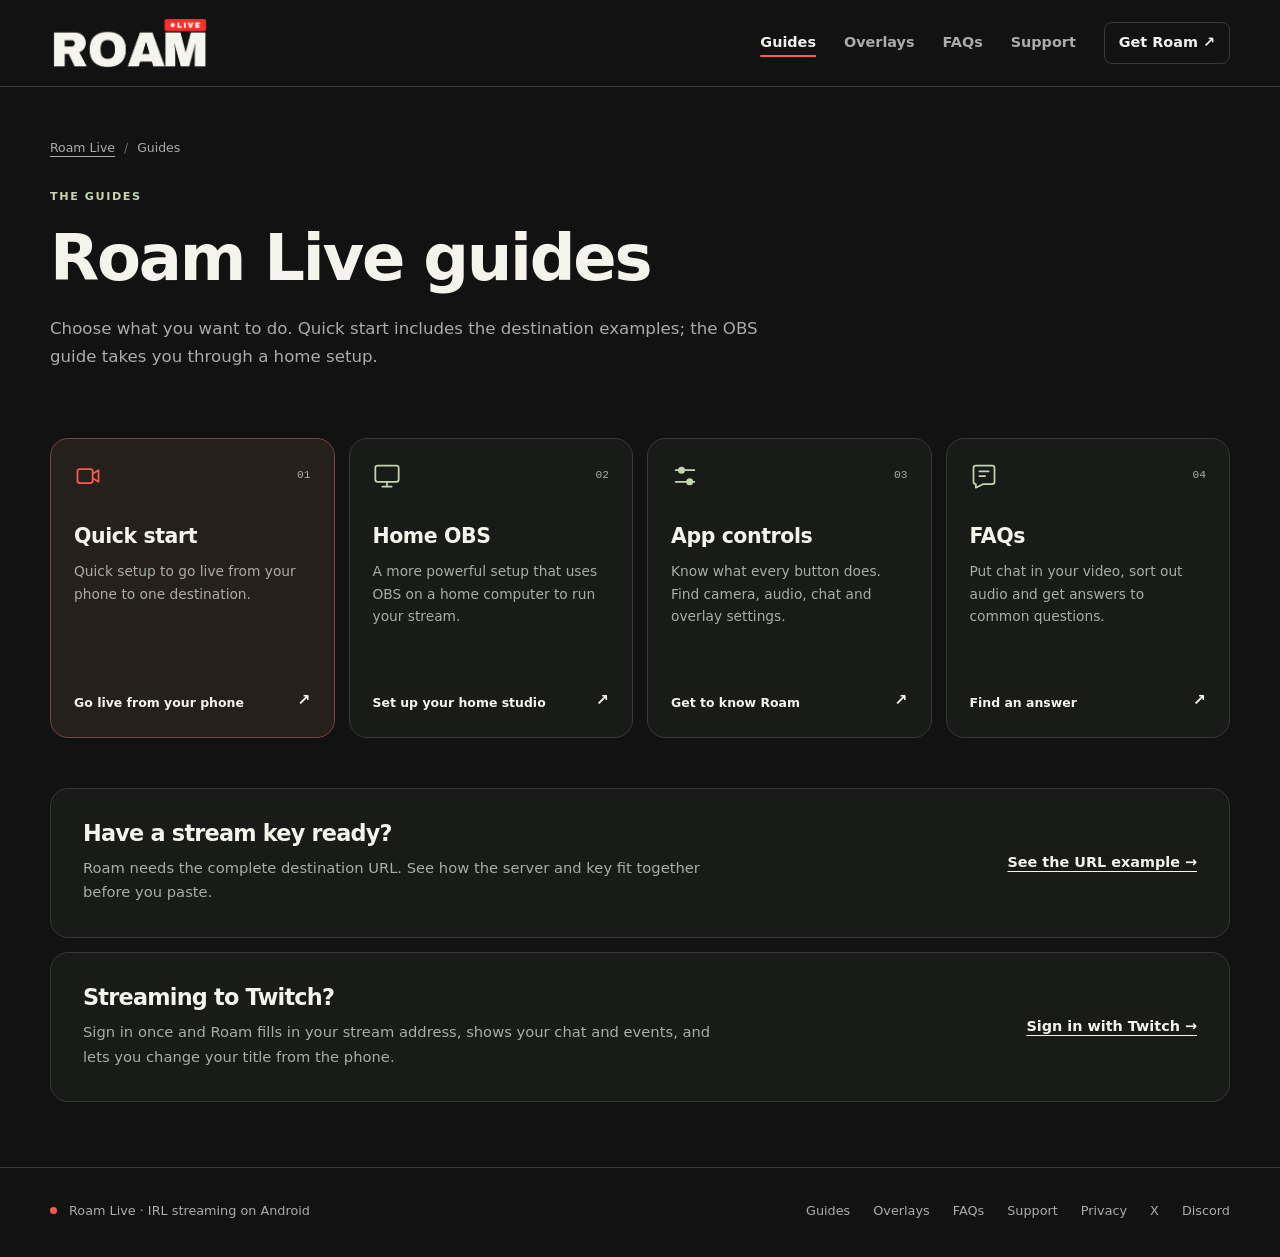
<file: guides/index.html>
<!doctype html>
<html lang="en"><head><meta charset="utf-8"><meta name="viewport" content="width=device-width,initial-scale=1"><meta name="theme-color" content="#111211"><title>Roam Live Guides | Quick Start, OBS and App Controls</title><meta name="description" content="Start a stream from Android, set up OBS at home, learn the Roam Live controls or find an answer in the FAQs."><link rel="canonical" href="https://roamlive.app/guides/"><link rel="icon" type="image/svg+xml" href="/assets/favicon.svg"><link rel="stylesheet" href="/style.css?v=efe008e86041"><meta property="og:type" content="website"><meta property="og:site_name" content="Roam Live"><meta property="og:title" content="Roam Live Guides | Quick Start, OBS and App Controls"><meta property="og:description" content="Start a stream from Android, set up OBS at home, learn the Roam Live controls or find an answer in the FAQs."><meta property="og:url" content="https://roamlive.app/guides/"><meta property="og:image" content="https://roamlive.app/assets/social-card.png"><meta property="og:image:width" content="1200"><meta property="og:image:height" content="630"><meta property="og:image:alt" content="Roam Live. IRL streaming on Android."><meta name="twitter:card" content="summary_large_image"><script type="application/ld+json">{"@context":"https://schema.org","@type":"BreadcrumbList","itemListElement":[{"@type":"ListItem","position":1,"name":"Roam Live","item":"https://roamlive.app/"},{"@type":"ListItem","position":2,"name":"Roam Live Guides","item":"https://roamlive.app/guides/"}]}</script><script src="/site.js" defer></script></head>
<body><a class="skip-link" href="#main-content">Skip to content</a><header class="site-header"><div class="wrap header-inner"><a class="brand" href="/" aria-label="Roam Live home"><img src="/assets/wordmark.png" width="659" height="230" alt="Roam Live"></a><nav class="site-nav" aria-label="Main navigation"><a href="/guides/" aria-current="page">Guides</a><a href="/overlays/">Overlays</a><a href="/faq/">FAQs</a><a href="/support/">Support</a><a class="nav-download" href="https://play.google.com/store/apps/details?id=dev.whitespc.roam">Get Roam <span aria-hidden="true">↗</span></a></nav></div></header><main id="main-content" class="wrap"><header class="page-head"><div class="breadcrumbs"><a href="/">Roam Live</a><span aria-hidden="true">/</span><span aria-current="page">Guides</span></div><p class="eyebrow">The guides</p><h1>Roam Live guides</h1><p class="lead">Choose what you want to do. Quick start includes the destination examples; the OBS guide takes you through a home setup.</p></header><section class="docs-intro" aria-label="Choose a guide"><div class="guide-grid large"><a class="guide-card" href="/guides/stream-to-platform/"><div class="card-top"><svg class="card-icon" viewBox="0 0 24 24" fill="none" stroke="currentColor" stroke-width="1.5" stroke-linecap="round" stroke-linejoin="round" aria-hidden="true"><rect x="3" y="6" width="13" height="12" rx="2"/><path d="m16 10 5-3v10l-5-3"/></svg><span class="card-number">01</span></div><h3>Quick start</h3><p>Quick setup to go live from your phone to one destination.</p><span class="card-link-label">Go live from your phone<span class="arrow" aria-hidden="true">↗</span></span></a><a class="guide-card" href="/guides/stream-to-obs/"><div class="card-top"><svg class="card-icon" viewBox="0 0 24 24" fill="none" stroke="currentColor" stroke-width="1.5" stroke-linecap="round" stroke-linejoin="round" aria-hidden="true"><rect x="2" y="3" width="20" height="14" rx="2"/><path d="M8 21h8m-4-4v4"/></svg><span class="card-number">02</span></div><h3>Home OBS</h3><p>A more powerful setup that uses OBS on a home computer to run your stream.</p><span class="card-link-label">Set up your home studio<span class="arrow" aria-hidden="true">↗</span></span></a><a class="guide-card" href="/guides/how-to-use/"><div class="card-top"><svg class="card-icon" viewBox="0 0 24 24" fill="none" stroke="currentColor" stroke-width="1.5" stroke-linecap="round" stroke-linejoin="round" aria-hidden="true"><path d="M4 7h16M4 17h16"/><circle cx="9" cy="7" r="3" fill="currentColor" stroke="none"/><circle cx="16" cy="17" r="3" fill="currentColor" stroke="none"/></svg><span class="card-number">03</span></div><h3>App controls</h3><p>Know what every button does. Find camera, audio, chat and overlay settings.</p><span class="card-link-label">Get to know Roam<span class="arrow" aria-hidden="true">↗</span></span></a><a class="guide-card" href="/faq/"><div class="card-top"><svg class="card-icon" viewBox="0 0 24 24" fill="none" stroke="currentColor" stroke-width="1.5" stroke-linecap="round" stroke-linejoin="round" aria-hidden="true"><path d="M5 3h14a2 2 0 0 1 2 2v12a2 2 0 0 1-2 2h-8l-6 3v-3a2 2 0 0 1-2-2V5a2 2 0 0 1 2-2Z"/><path d="M8 8h8M8 12h5"/></svg><span class="card-number">04</span></div><h3>FAQs</h3><p>Put chat in your video, sort out audio and get answers to common questions.</p><span class="card-link-label">Find an answer<span class="arrow" aria-hidden="true">↗</span></span></a></div></section><div class="home-question" style="margin-bottom:14px"><div><h2 style="font-size:1.4rem;margin-bottom:10px">Have a stream key ready?</h2><p>Roam needs the complete destination URL. See how the server and key fit together before you paste.</p></div><a class="text-link" href="/guides/stream-to-platform/#url">See the URL example <span aria-hidden="true">→</span></a></div><div class="home-question" style="margin-bottom:65px"><div><h2 style="font-size:1.4rem;margin-bottom:10px">Streaming to Twitch?</h2><p>Sign in once and Roam fills in your stream address, shows your chat and events, and lets you change your title from the phone.</p></div><a class="text-link" href="/guides/twitch/">Sign in with Twitch <span aria-hidden="true">→</span></a></div></main><footer class="site-footer"><div class="wrap footer-inner"><div class="footer-brand"><span class="live-dot" aria-hidden="true"></span><span>Roam Live · IRL streaming on Android</span></div><nav class="footer-links" aria-label="Footer navigation"><a href="/guides/">Guides</a><a href="/overlays/">Overlays</a><a href="/faq/">FAQs</a><a href="/support/">Support</a><a id="privacy-title" href="/privacy/">Privacy</a><a href="https://x.com/RoamLiveapp">X</a><a href="https://discord.com/invite/fCzGX3dMp">Discord</a></nav></div></footer></body></html>
</file>
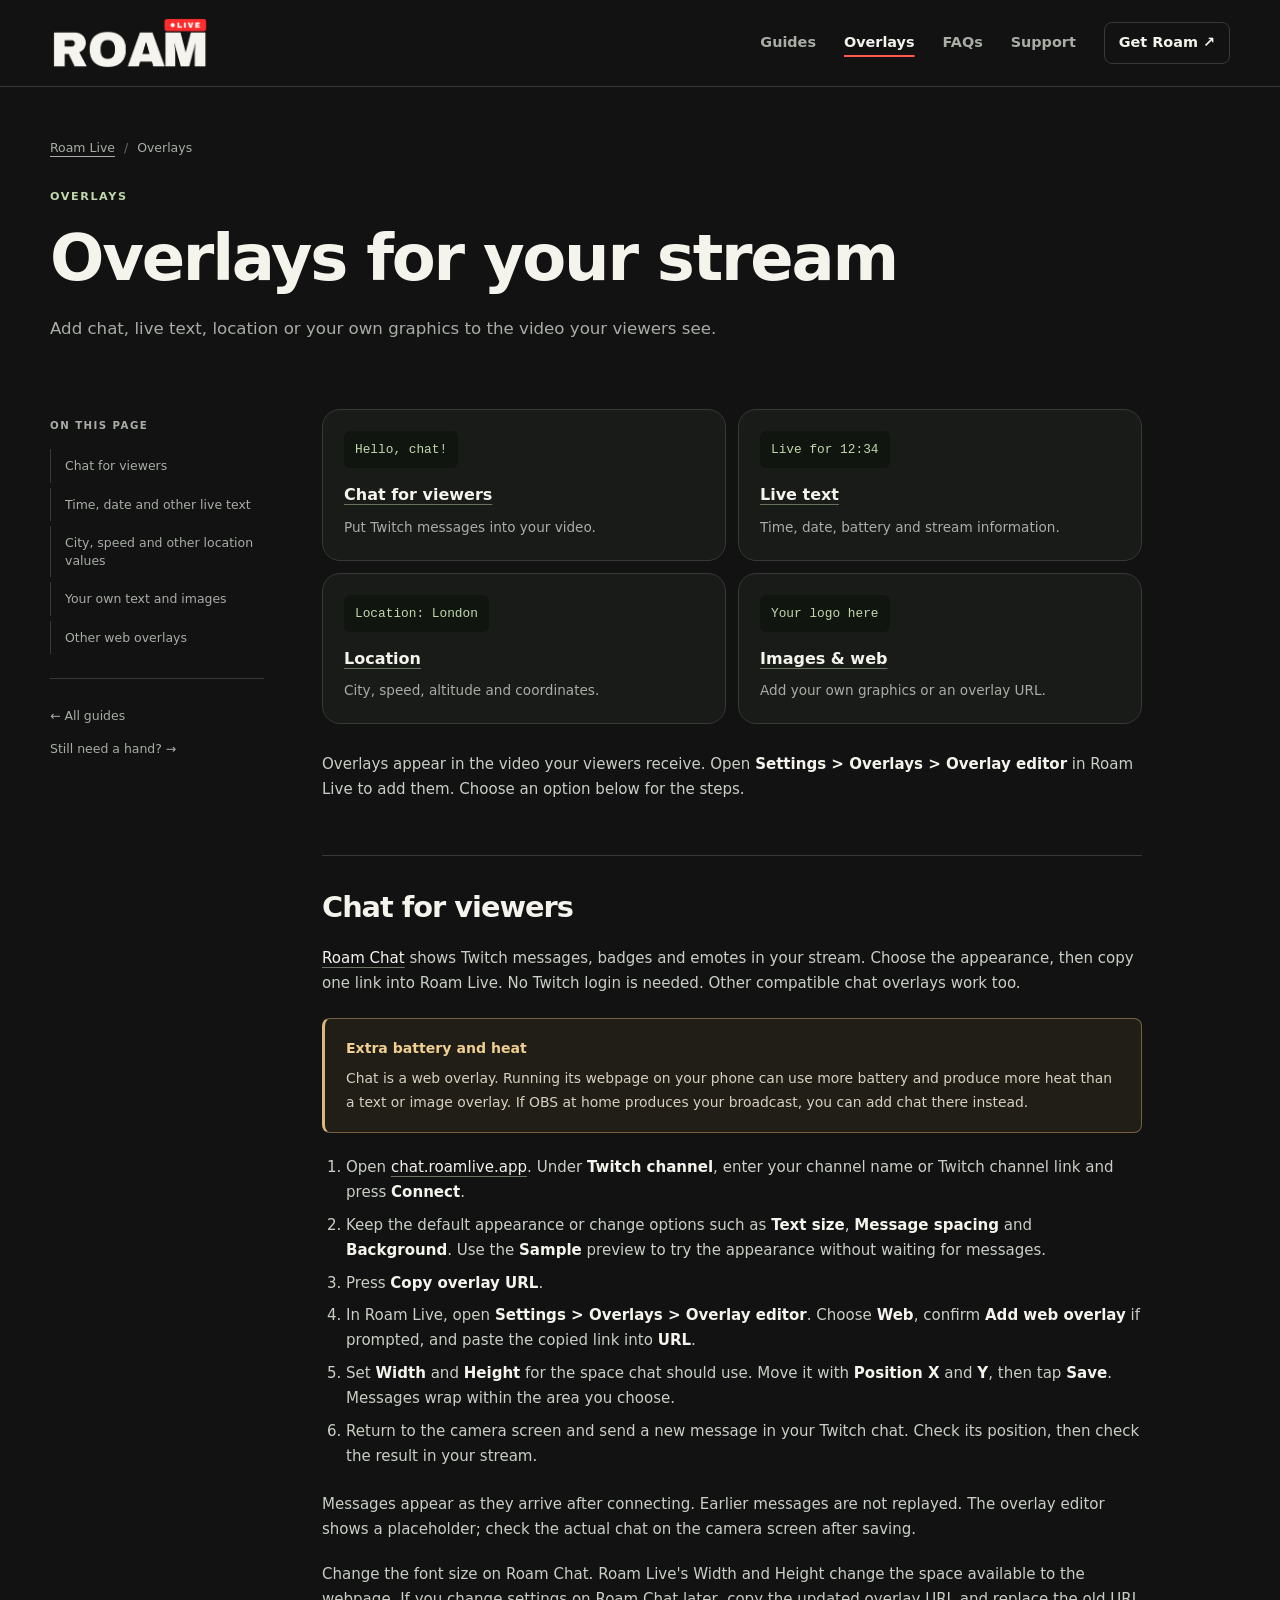
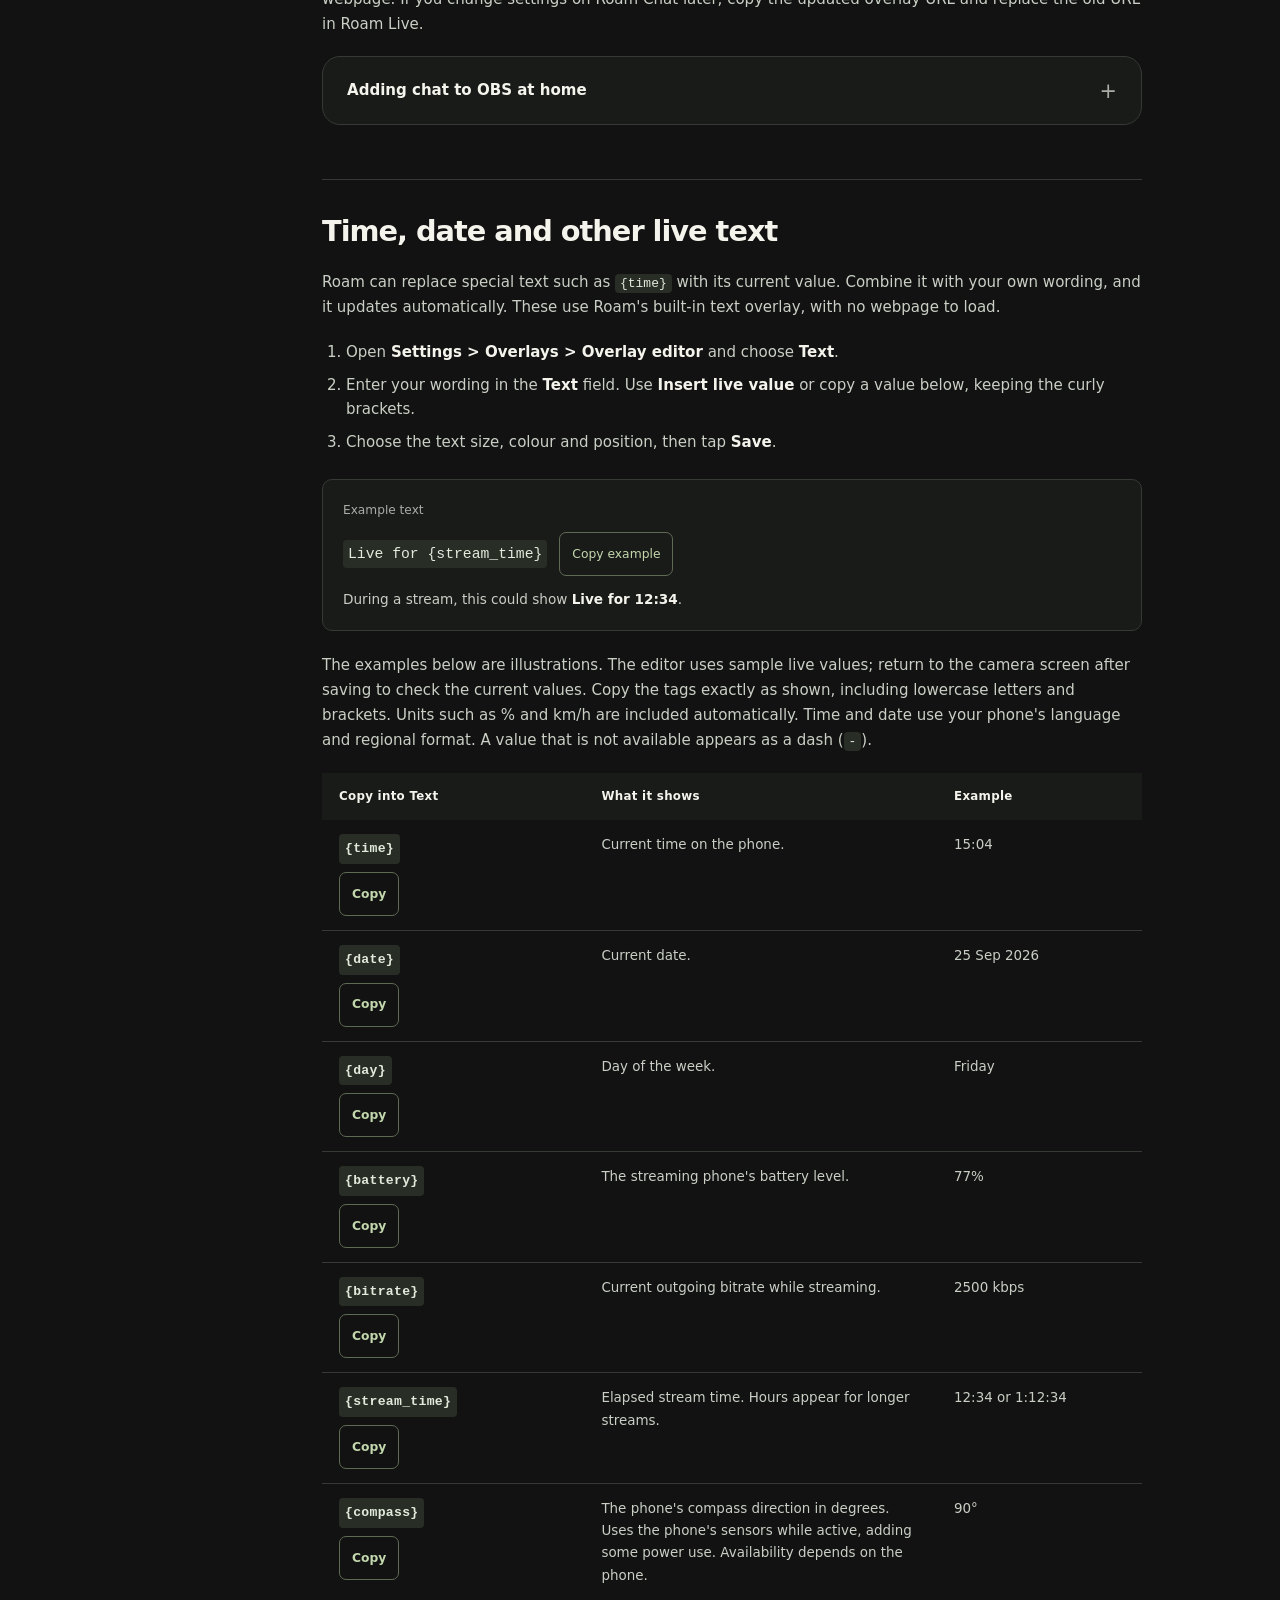
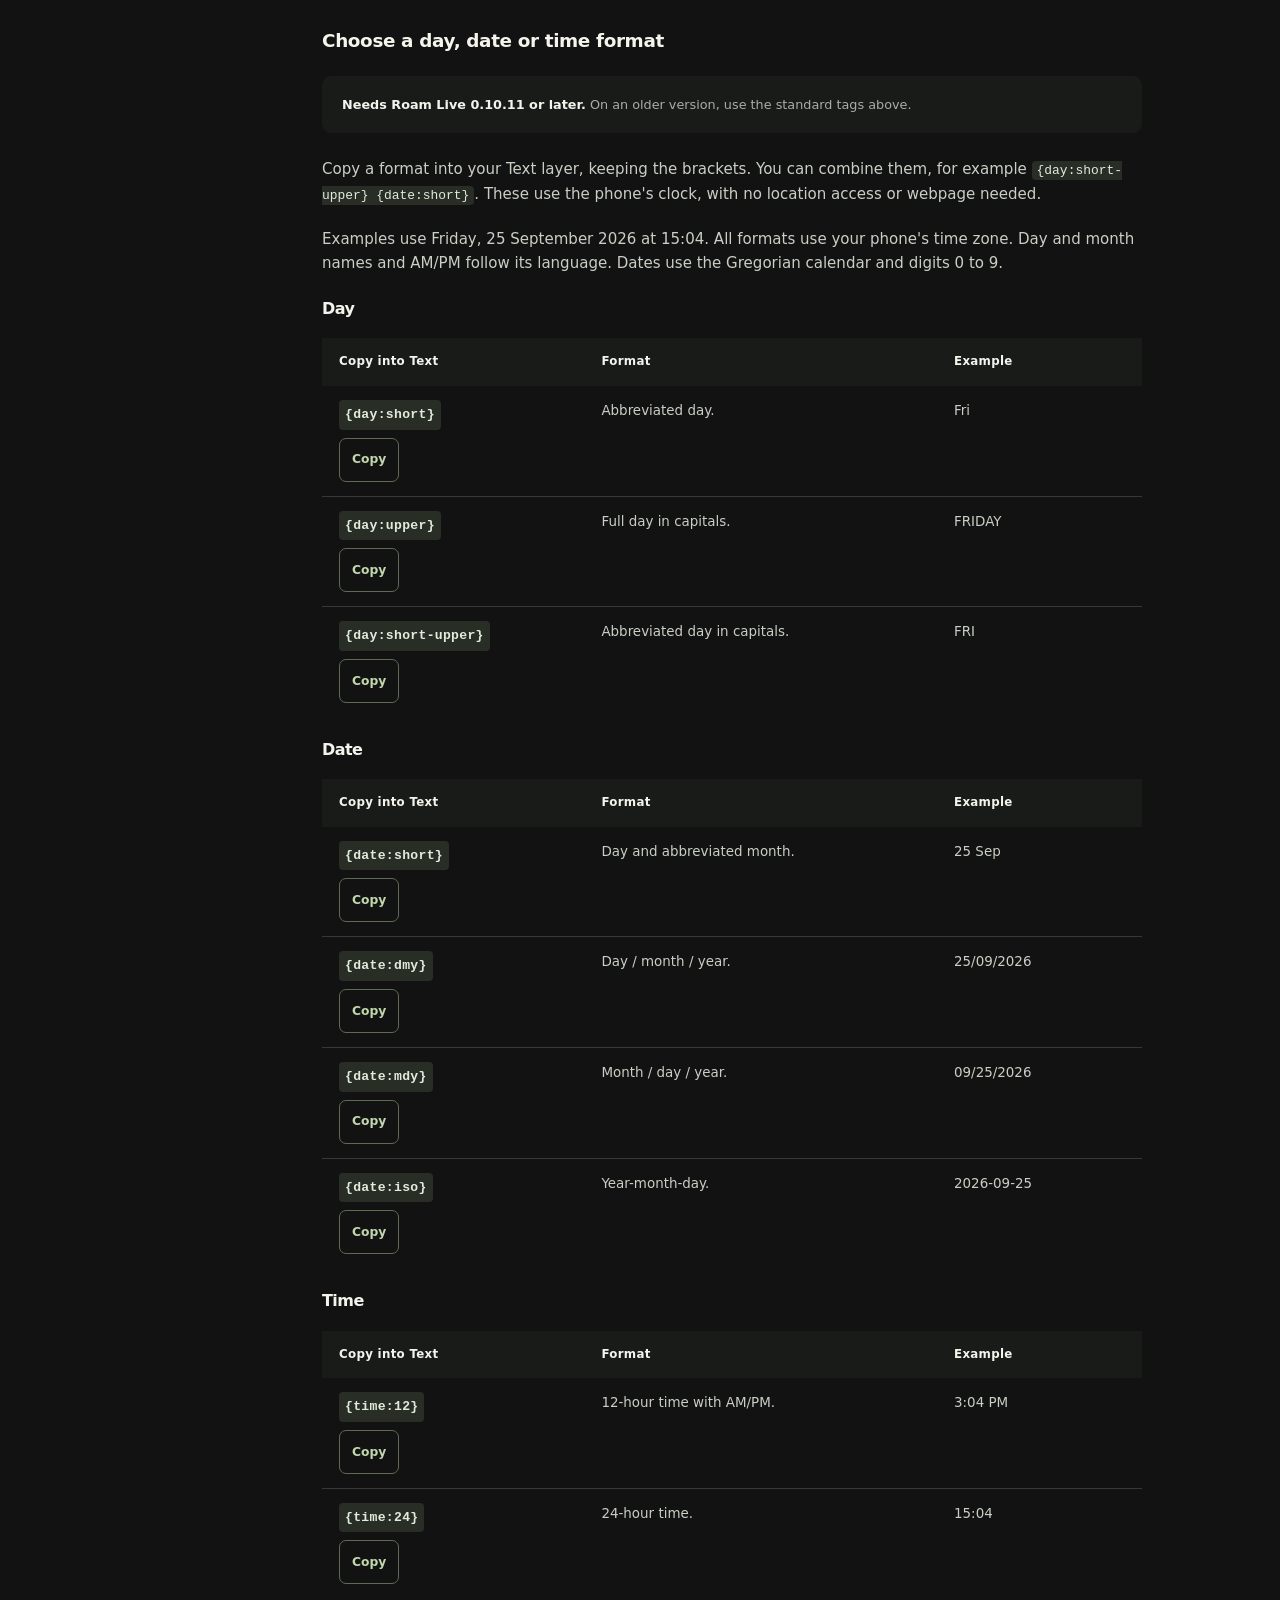
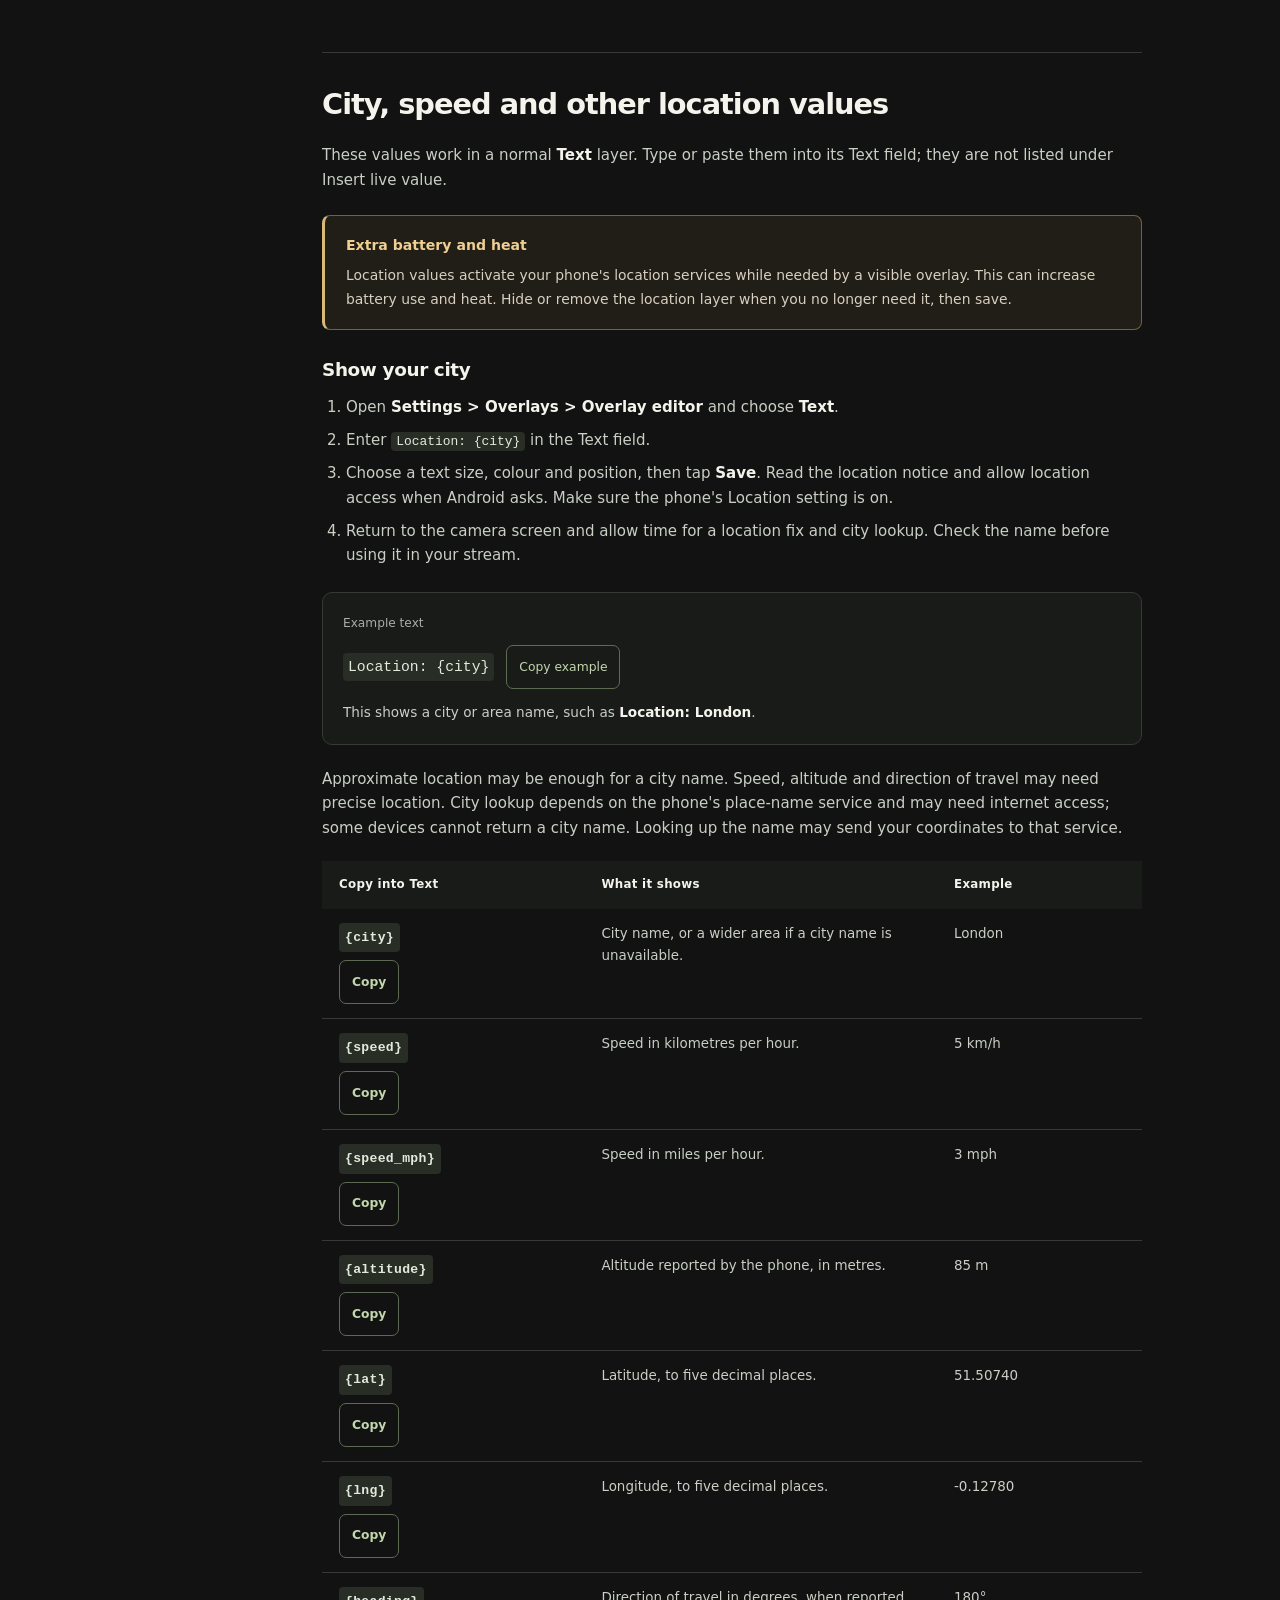
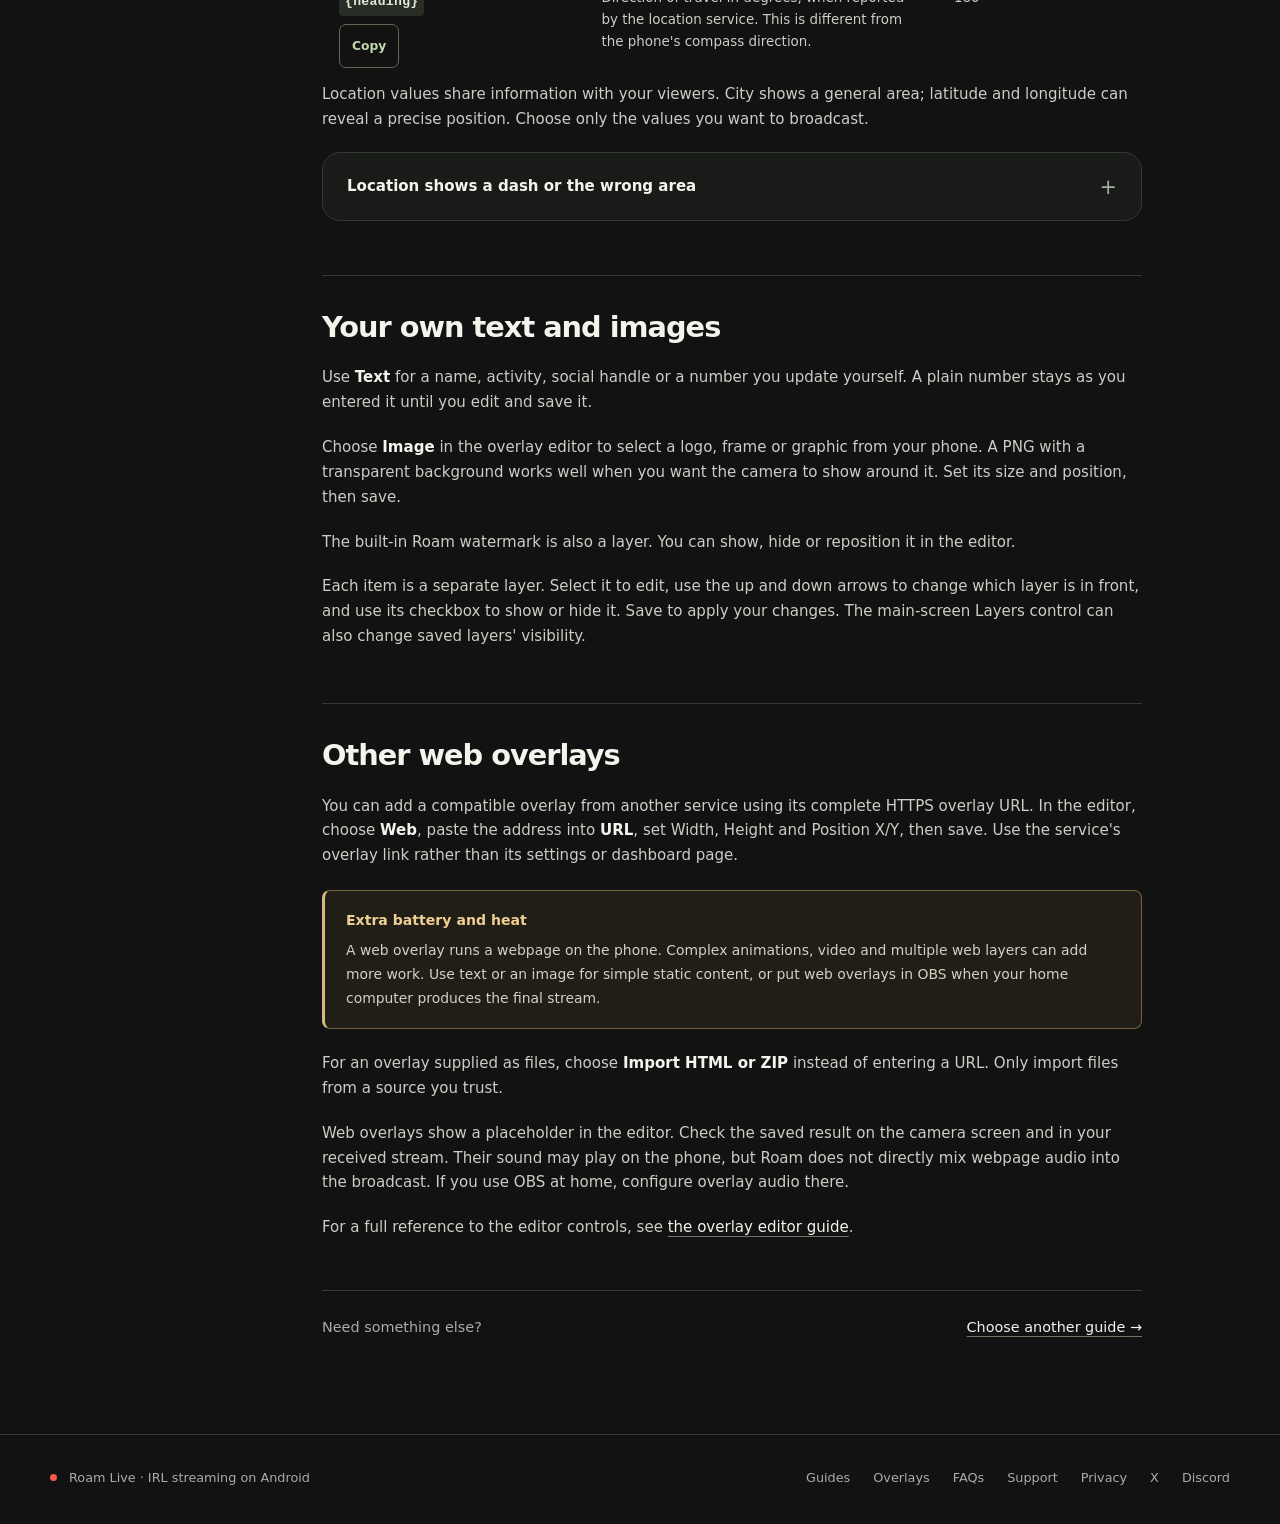
<file: overlays/index.html>
<!doctype html>
<html lang="en"><head><meta charset="utf-8"><meta name="viewport" content="width=device-width,initial-scale=1"><meta name="theme-color" content="#111211"><title>Overlays for your stream | Roam Live</title><meta name="description" content="Add overlays to Roam Live: Twitch chat, time, date, stream duration, city, speed, images and web overlays. Setup steps and notes on battery use."><link rel="canonical" href="https://roamlive.app/overlays/"><link rel="icon" type="image/svg+xml" href="/assets/favicon.svg"><link rel="stylesheet" href="/style.css?v=efe008e86041"><meta property="og:type" content="website"><meta property="og:site_name" content="Roam Live"><meta property="og:title" content="Overlays for your stream | Roam Live"><meta property="og:description" content="Add overlays to Roam Live: Twitch chat, time, date, stream duration, city, speed, images and web overlays. Setup steps and notes on battery use."><meta property="og:url" content="https://roamlive.app/overlays/"><meta property="og:image" content="https://roamlive.app/assets/social-card.png"><meta property="og:image:width" content="1200"><meta property="og:image:height" content="630"><meta property="og:image:alt" content="Roam Live. IRL streaming on Android."><meta name="twitter:card" content="summary_large_image"><script type="application/ld+json">{"@context":"https://schema.org","@type":"BreadcrumbList","itemListElement":[{"@type":"ListItem","position":1,"name":"Roam Live","item":"https://roamlive.app/"},{"@type":"ListItem","position":2,"name":"Overlays for your stream","item":"https://roamlive.app/overlays/"}]}</script><script src="/site.js" defer></script></head>
<body><a class="skip-link" href="#main-content">Skip to content</a><header class="site-header"><div class="wrap header-inner"><a class="brand" href="/" aria-label="Roam Live home"><img src="/assets/wordmark.png" width="659" height="230" alt="Roam Live"></a><nav class="site-nav" aria-label="Main navigation"><a href="/guides/">Guides</a><a href="/overlays/" aria-current="page">Overlays</a><a href="/faq/">FAQs</a><a href="/support/">Support</a><a class="nav-download" href="https://play.google.com/store/apps/details?id=dev.whitespc.roam">Get Roam <span aria-hidden="true">↗</span></a></nav></div></header><main id="main-content" class="wrap overlays-page"><header class="page-head"><div class="breadcrumbs"><a href="/">Roam Live</a><span aria-hidden="true">/</span><span aria-current="page">Overlays</span></div><p class="eyebrow">Overlays</p><h1>Overlays for your stream</h1><p class="lead">Add chat, live text, location or your own graphics to the video your viewers see.</p></header><div class="guide-layout"><aside class="page-toc" aria-label="On this page"><p>On this page</p><ol><li><a href="#chat">Chat for viewers</a></li><li><a href="#live-text">Time, date and other live text</a></li><li><a href="#location">City, speed and other location values</a></li><li><a href="#images">Your own text and images</a></li><li><a href="#web">Other web overlays</a></li></ol><div class="toc-extra"><a href="/guides/">← All guides</a><a href="/support/">Still need a hand? →</a></div></aside><article class="prose"><nav class="overlay-picker" aria-label="Choose an overlay">
  <a href="#chat"><span class="overlay-picker-example" aria-hidden="true">Hello, chat!</span><strong>Chat for viewers</strong><span>Put Twitch messages into your video.</span></a>
  <a href="#live-text"><span class="overlay-picker-example" aria-hidden="true">Live for 12:34</span><strong>Live text</strong><span>Time, date, battery and stream information.</span></a>
  <a href="#location"><span class="overlay-picker-example" aria-hidden="true">Location: London</span><strong>Location</strong><span>City, speed, altitude and coordinates.</span></a>
  <a href="#images"><span class="overlay-picker-example" aria-hidden="true">Your logo here</span><strong>Images &amp; web</strong><span>Add your own graphics or an overlay URL.</span></a>
</nav>
<p>Overlays appear in the video your viewers receive. Open <strong>Settings &gt; Overlays &gt; Overlay editor</strong> in Roam Live to add them. Choose an option below for the steps.</p>
<p class="sr-only" data-copy-feedback role="status" aria-live="polite"></p>

<h2 id="chat">Chat for viewers</h2>
<p><a href="https://chat.roamlive.app/">Roam Chat</a> shows Twitch messages, badges and emotes in your stream. Choose the appearance, then copy one link into Roam Live. No Twitch login is needed. Other compatible chat overlays work too.</p>
<aside class="overlay-cost" aria-label="Chat overlay power use"><strong>Extra battery and heat</strong><p>Chat is a web overlay. Running its webpage on your phone can use more battery and produce more heat than a text or image overlay. If OBS at home produces your broadcast, you can add chat there instead.</p></aside>
<ol>
  <li>Open <a href="https://chat.roamlive.app/">chat.roamlive.app</a>. Under <strong>Twitch channel</strong>, enter your channel name or Twitch channel link and press <strong>Connect</strong>.</li>
  <li>Keep the default appearance or change options such as <strong>Text size</strong>, <strong>Message spacing</strong> and <strong>Background</strong>. Use the <strong>Sample</strong> preview to try the appearance without waiting for messages.</li>
  <li>Press <strong>Copy overlay URL</strong>.</li>
  <li>In Roam Live, open <strong>Settings &gt; Overlays &gt; Overlay editor</strong>. Choose <strong>Web</strong>, confirm <strong>Add web overlay</strong> if prompted, and paste the copied link into <strong>URL</strong>.</li>
  <li>Set <strong>Width</strong> and <strong>Height</strong> for the space chat should use. Move it with <strong>Position X</strong> and <strong>Y</strong>, then tap <strong>Save</strong>. Messages wrap within the area you choose.</li>
  <li>Return to the camera screen and send a new message in your Twitch chat. Check its position, then check the result in your stream.</li>
</ol>
<p>Messages appear as they arrive after connecting. Earlier messages are not replayed. The overlay editor shows a placeholder; check the actual chat on the camera screen after saving.</p>
<p>Change the font size on Roam Chat. Roam Live's Width and Height change the space available to the webpage. If you change settings on Roam Chat later, copy the updated overlay URL and replace the old URL in Roam Live.</p>
<details class="provider" id="chat-in-obs"><summary>Adding chat to OBS at home</summary><div class="provider-body"><p>Copy the same Roam Chat overlay URL. In OBS, choose <strong>Sources &gt; + &gt; Browser</strong>, paste it into <strong>URL</strong>, and set the browser source's Width and Height. Position it in your scene. Add chat in one place to avoid showing it twice.</p><p>See the <a href="/guides/stream-to-obs/">home OBS guide</a> if you want your computer to compose the final broadcast.</p></div></details>

<h2 id="live-text">Time, date and other live text</h2>
<p>Roam can replace special text such as <code>{time}</code> with its current value. Combine it with your own wording, and it updates automatically. These use Roam's built-in text overlay, with no webpage to load.</p>
<ol>
  <li>Open <strong>Settings &gt; Overlays &gt; Overlay editor</strong> and choose <strong>Text</strong>.</li>
  <li>Enter your wording in the <strong>Text</strong> field. Use <strong>Insert live value</strong> or copy a value below, keeping the curly brackets.</li>
  <li>Choose the text size, colour and position, then tap <strong>Save</strong>.</li>
</ol>
<div class="overlay-example"><span class="overlay-example-label">Example text</span><code>Live for {stream_time}</code><button type="button" class="copy-value" data-copy-text="Live for {stream_time}" hidden>Copy example</button><p>During a stream, this could show <strong>Live for 12:34</strong>.</p></div>
<p>The examples below are illustrations. The editor uses sample live values; return to the camera screen after saving to check the current values. Copy the tags exactly as shown, including lowercase letters and brackets. Units such as % and km/h are included automatically. Time and date use your phone's language and regional format. A value that is not available appears as a dash (<code>-</code>).</p>
<table class="overlay-token-table">
  <thead><tr><th scope="col">Copy into Text</th><th scope="col">What it shows</th><th scope="col">Example</th></tr></thead>
  <tbody>
    <tr><th scope="row"><code>{time}</code><button type="button" class="copy-value" data-copy-text="{time}" aria-label="Copy {time}" hidden>Copy</button></th><td>Current time on the phone.</td><td>15:04</td></tr>
    <tr><th scope="row"><code>{date}</code><button type="button" class="copy-value" data-copy-text="{date}" aria-label="Copy {date}" hidden>Copy</button></th><td>Current date.</td><td>25 Sep 2026</td></tr>
    <tr><th scope="row"><code>{day}</code><button type="button" class="copy-value" data-copy-text="{day}" aria-label="Copy {day}" hidden>Copy</button></th><td>Day of the week.</td><td>Friday</td></tr>
    <tr><th scope="row"><code>{battery}</code><button type="button" class="copy-value" data-copy-text="{battery}" aria-label="Copy {battery}" hidden>Copy</button></th><td>The streaming phone's battery level.</td><td>77%</td></tr>
    <tr><th scope="row"><code>{bitrate}</code><button type="button" class="copy-value" data-copy-text="{bitrate}" aria-label="Copy {bitrate}" hidden>Copy</button></th><td>Current outgoing bitrate while streaming.</td><td>2500 kbps</td></tr>
    <tr><th scope="row"><code>{stream_time}</code><button type="button" class="copy-value" data-copy-text="{stream_time}" aria-label="Copy {stream_time}" hidden>Copy</button></th><td>Elapsed stream time. Hours appear for longer streams.</td><td>12:34 or 1:12:34</td></tr>
    <tr><th scope="row"><code>{compass}</code><button type="button" class="copy-value" data-copy-text="{compass}" aria-label="Copy {compass}" hidden>Copy</button></th><td>The phone's compass direction in degrees. Uses the phone's sensors while active, adding some power use. Availability depends on the phone.</td><td>90°</td></tr>
  </tbody>
</table>

<h3 id="text-formats">Choose a day, date or time format</h3>
<p class="site-notice"><strong>Needs Roam Live 0.10.11 or later.</strong> On an older version, use the standard tags above.</p>
<p>Copy a format into your Text layer, keeping the brackets. You can combine them, for example <code>{day:short-upper} {date:short}</code>. These use the phone's clock, with no location access or webpage needed.</p>
<p>Examples use Friday, 25 September 2026 at 15:04. All formats use your phone's time zone. Day and month names and AM/PM follow its language. Dates use the Gregorian calendar and digits 0 to 9.</p>
<h4>Day</h4>
<table class="overlay-token-table">
  <thead><tr><th scope="col">Copy into Text</th><th scope="col">Format</th><th scope="col">Example</th></tr></thead>
  <tbody>
    <tr><th scope="row"><code>{day:short}</code><button type="button" class="copy-value" data-copy-text="{day:short}" aria-label="Copy {day:short}" hidden>Copy</button></th><td>Abbreviated day.</td><td>Fri</td></tr>
    <tr><th scope="row"><code>{day:upper}</code><button type="button" class="copy-value" data-copy-text="{day:upper}" aria-label="Copy {day:upper}" hidden>Copy</button></th><td>Full day in capitals.</td><td>FRIDAY</td></tr>
    <tr><th scope="row"><code>{day:short-upper}</code><button type="button" class="copy-value" data-copy-text="{day:short-upper}" aria-label="Copy {day:short-upper}" hidden>Copy</button></th><td>Abbreviated day in capitals.</td><td>FRI</td></tr>
  </tbody>
</table>
<h4>Date</h4>
<table class="overlay-token-table">
  <thead><tr><th scope="col">Copy into Text</th><th scope="col">Format</th><th scope="col">Example</th></tr></thead>
  <tbody>
    <tr><th scope="row"><code>{date:short}</code><button type="button" class="copy-value" data-copy-text="{date:short}" aria-label="Copy {date:short}" hidden>Copy</button></th><td>Day and abbreviated month.</td><td>25 Sep</td></tr>
    <tr><th scope="row"><code>{date:dmy}</code><button type="button" class="copy-value" data-copy-text="{date:dmy}" aria-label="Copy {date:dmy}" hidden>Copy</button></th><td>Day / month / year.</td><td>25/09/2026</td></tr>
    <tr><th scope="row"><code>{date:mdy}</code><button type="button" class="copy-value" data-copy-text="{date:mdy}" aria-label="Copy {date:mdy}" hidden>Copy</button></th><td>Month / day / year.</td><td>09/25/2026</td></tr>
    <tr><th scope="row"><code>{date:iso}</code><button type="button" class="copy-value" data-copy-text="{date:iso}" aria-label="Copy {date:iso}" hidden>Copy</button></th><td>Year-month-day.</td><td>2026-09-25</td></tr>
  </tbody>
</table>
<h4>Time</h4>
<table class="overlay-token-table">
  <thead><tr><th scope="col">Copy into Text</th><th scope="col">Format</th><th scope="col">Example</th></tr></thead>
  <tbody>
    <tr><th scope="row"><code>{time:12}</code><button type="button" class="copy-value" data-copy-text="{time:12}" aria-label="Copy {time:12}" hidden>Copy</button></th><td>12-hour time with AM/PM.</td><td>3:04 PM</td></tr>
    <tr><th scope="row"><code>{time:24}</code><button type="button" class="copy-value" data-copy-text="{time:24}" aria-label="Copy {time:24}" hidden>Copy</button></th><td>24-hour time.</td><td>15:04</td></tr>
  </tbody>
</table>

<h2 id="location">City, speed and other location values</h2>
<p>These values work in a normal <strong>Text</strong> layer. Type or paste them into its Text field; they are not listed under Insert live value.</p>
<aside class="overlay-cost" aria-label="Location overlay power use"><strong>Extra battery and heat</strong><p>Location values activate your phone's location services while needed by a visible overlay. This can increase battery use and heat. Hide or remove the location layer when you no longer need it, then save.</p></aside>
<h3 id="city">Show your city</h3>
<ol>
  <li>Open <strong>Settings &gt; Overlays &gt; Overlay editor</strong> and choose <strong>Text</strong>.</li>
  <li>Enter <code>Location: {city}</code> in the Text field.</li>
  <li>Choose a text size, colour and position, then tap <strong>Save</strong>. Read the location notice and allow location access when Android asks. Make sure the phone's Location setting is on.</li>
  <li>Return to the camera screen and allow time for a location fix and city lookup. Check the name before using it in your stream.</li>
</ol>
<div class="overlay-example"><span class="overlay-example-label">Example text</span><code>Location: {city}</code><button type="button" class="copy-value" data-copy-text="Location: {city}" hidden>Copy example</button><p>This shows a city or area name, such as <strong>Location: London</strong>.</p></div>
<p>Approximate location may be enough for a city name. Speed, altitude and direction of travel may need precise location. City lookup depends on the phone's place-name service and may need internet access; some devices cannot return a city name. Looking up the name may send your coordinates to that service.</p>
<table class="overlay-token-table">
  <thead><tr><th scope="col">Copy into Text</th><th scope="col">What it shows</th><th scope="col">Example</th></tr></thead>
  <tbody>
    <tr><th scope="row"><code>{city}</code><button type="button" class="copy-value" data-copy-text="{city}" aria-label="Copy {city}" hidden>Copy</button></th><td>City name, or a wider area if a city name is unavailable.</td><td>London</td></tr>
    <tr><th scope="row"><code>{speed}</code><button type="button" class="copy-value" data-copy-text="{speed}" aria-label="Copy {speed}" hidden>Copy</button></th><td>Speed in kilometres per hour.</td><td>5 km/h</td></tr>
    <tr><th scope="row"><code>{speed_mph}</code><button type="button" class="copy-value" data-copy-text="{speed_mph}" aria-label="Copy {speed_mph}" hidden>Copy</button></th><td>Speed in miles per hour.</td><td>3 mph</td></tr>
    <tr><th scope="row"><code>{altitude}</code><button type="button" class="copy-value" data-copy-text="{altitude}" aria-label="Copy {altitude}" hidden>Copy</button></th><td>Altitude reported by the phone, in metres.</td><td>85 m</td></tr>
    <tr><th scope="row"><code>{lat}</code><button type="button" class="copy-value" data-copy-text="{lat}" aria-label="Copy {lat}" hidden>Copy</button></th><td>Latitude, to five decimal places.</td><td>51.50740</td></tr>
    <tr><th scope="row"><code>{lng}</code><button type="button" class="copy-value" data-copy-text="{lng}" aria-label="Copy {lng}" hidden>Copy</button></th><td>Longitude, to five decimal places.</td><td>-0.12780</td></tr>
    <tr><th scope="row"><code>{heading}</code><button type="button" class="copy-value" data-copy-text="{heading}" aria-label="Copy {heading}" hidden>Copy</button></th><td>Direction of travel in degrees, when reported by the location service. This is different from the phone's compass direction.</td><td>180°</td></tr>
  </tbody>
</table>
<p>Location values share information with your viewers. City shows a general area; latitude and longitude can reveal a precise position. Choose only the values you want to broadcast.</p>
<details class="provider" id="location-help"><summary>Location shows a dash or the wrong area</summary><div class="provider-body"><ul><li>Check that Android's Location setting is on and Roam has location permission.</li><li>Give the phone time to find its position. Moving outdoors can help with a GPS fix.</li><li>For city names, check internet access. A dash can also mean the phone's city-lookup service is unavailable.</li><li>Speed, altitude and heading only appear when the location service supplies them. Values may be inaccurate, especially indoors or with poor reception.</li><li>City names are not street addresses and may describe the wider area. If automatic lookup is unsuitable, use a place name you type yourself in a Text layer.</li></ul></div></details>

<h2 id="images">Your own text and images</h2>
<p>Use <strong>Text</strong> for a name, activity, social handle or a number you update yourself. A plain number stays as you entered it until you edit and save it.</p>
<p>Choose <strong>Image</strong> in the overlay editor to select a logo, frame or graphic from your phone. A PNG with a transparent background works well when you want the camera to show around it. Set its size and position, then save.</p>
<p>The built-in Roam watermark is also a layer. You can show, hide or reposition it in the editor.</p>
<p>Each item is a separate layer. Select it to edit, use the up and down arrows to change which layer is in front, and use its checkbox to show or hide it. Save to apply your changes. The main-screen Layers control can also change saved layers' visibility.</p>

<h2 id="web">Other web overlays</h2>
<p>You can add a compatible overlay from another service using its complete HTTPS overlay URL. In the editor, choose <strong>Web</strong>, paste the address into <strong>URL</strong>, set Width, Height and Position X/Y, then save. Use the service's overlay link rather than its settings or dashboard page.</p>
<aside class="overlay-cost" aria-label="Web overlay power use"><strong>Extra battery and heat</strong><p>A web overlay runs a webpage on the phone. Complex animations, video and multiple web layers can add more work. Use text or an image for simple static content, or put web overlays in OBS when your home computer produces the final stream.</p></aside>
<p>For an overlay supplied as files, choose <strong>Import HTML or ZIP</strong> instead of entering a URL. Only import files from a source you trust.</p>
<p>Web overlays show a placeholder in the editor. Check the saved result on the camera screen and in your received stream. Their sound may play on the phone, but Roam does not directly mix webpage audio into the broadcast. If you use OBS at home, configure overlay audio there.</p>
<p>For a full reference to the editor controls, see <a href="/guides/how-to-use/#overlay-editor">the overlay editor guide</a>.</p>
<div class="next-guide"><p>Need something else?</p><a href="/guides/">Choose another guide <span aria-hidden="true">→</span></a></div></article></div></main><footer class="site-footer"><div class="wrap footer-inner"><div class="footer-brand"><span class="live-dot" aria-hidden="true"></span><span>Roam Live · IRL streaming on Android</span></div><nav class="footer-links" aria-label="Footer navigation"><a href="/guides/">Guides</a><a href="/overlays/">Overlays</a><a href="/faq/">FAQs</a><a href="/support/">Support</a><a id="privacy-title" href="/privacy/">Privacy</a><a href="https://x.com/RoamLiveapp">X</a><a href="https://discord.com/invite/fCzGX3dMp">Discord</a></nav></div></footer></body></html>
</file>
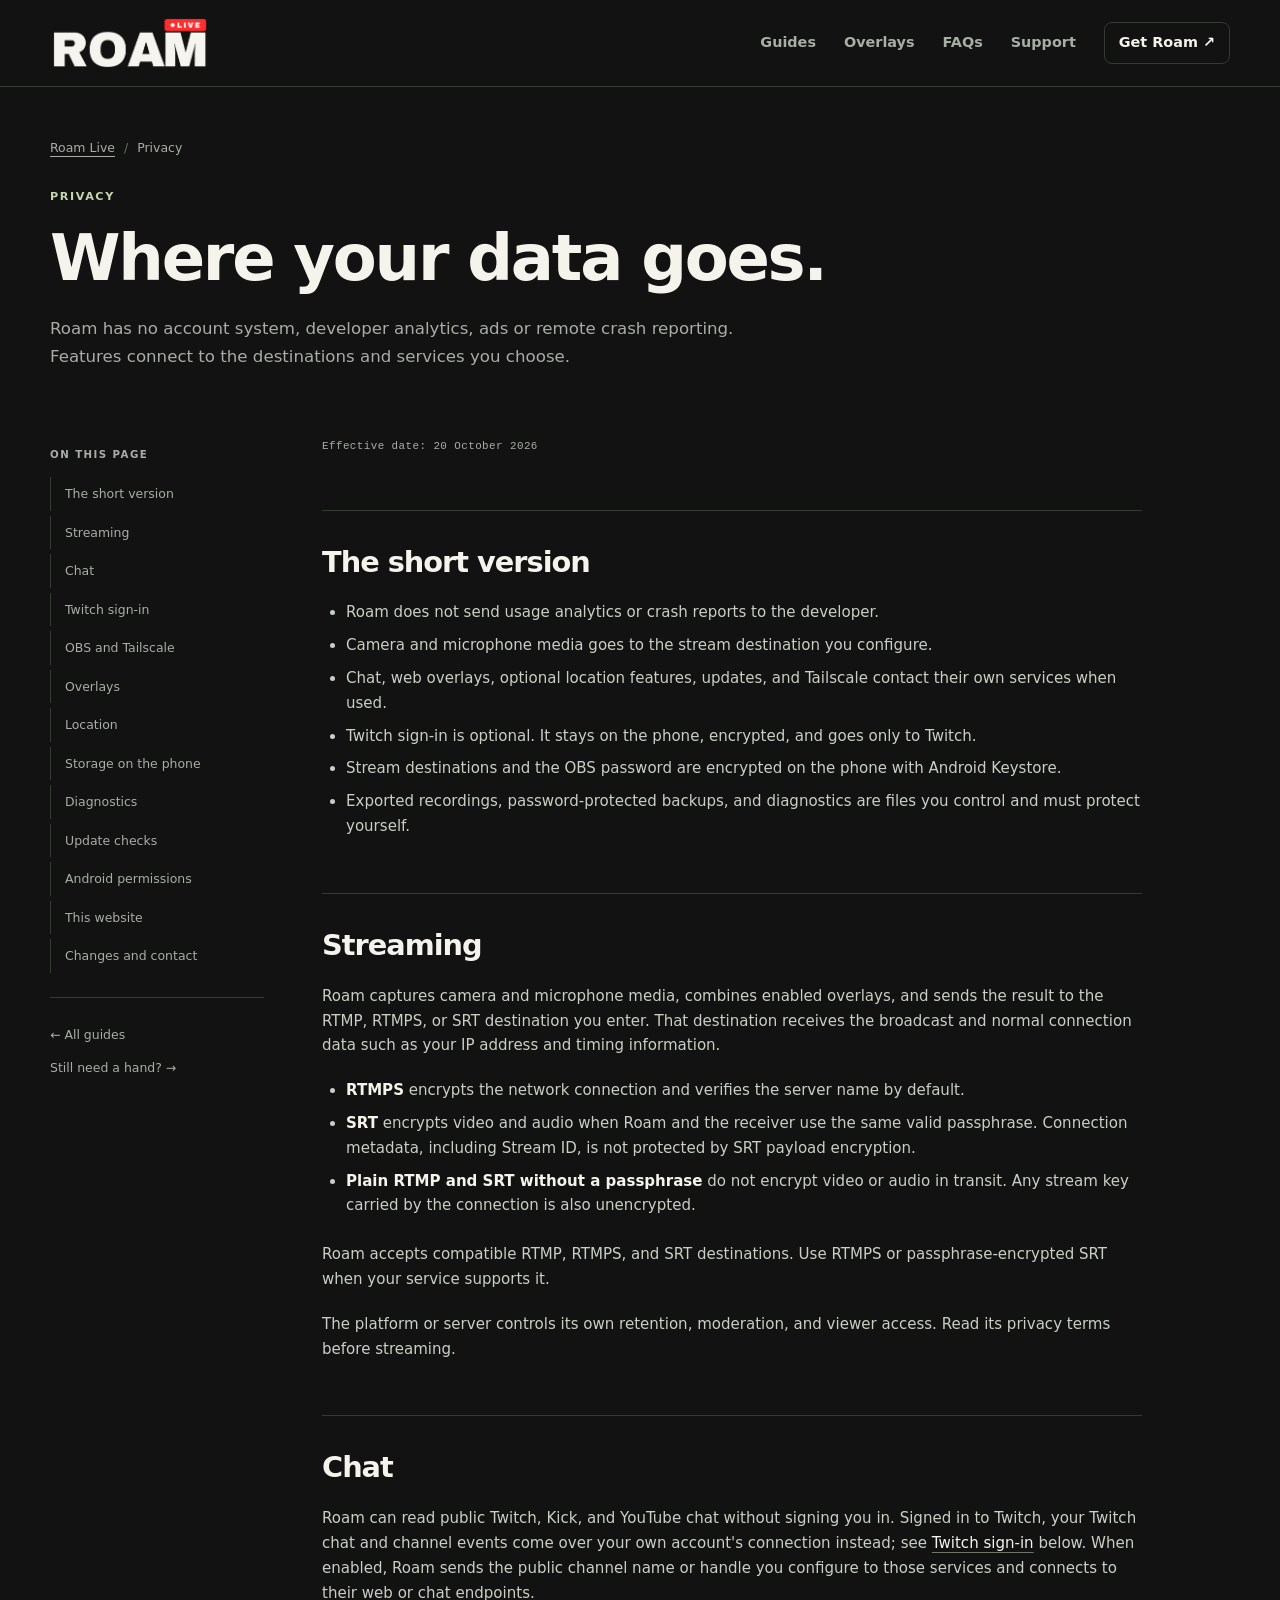
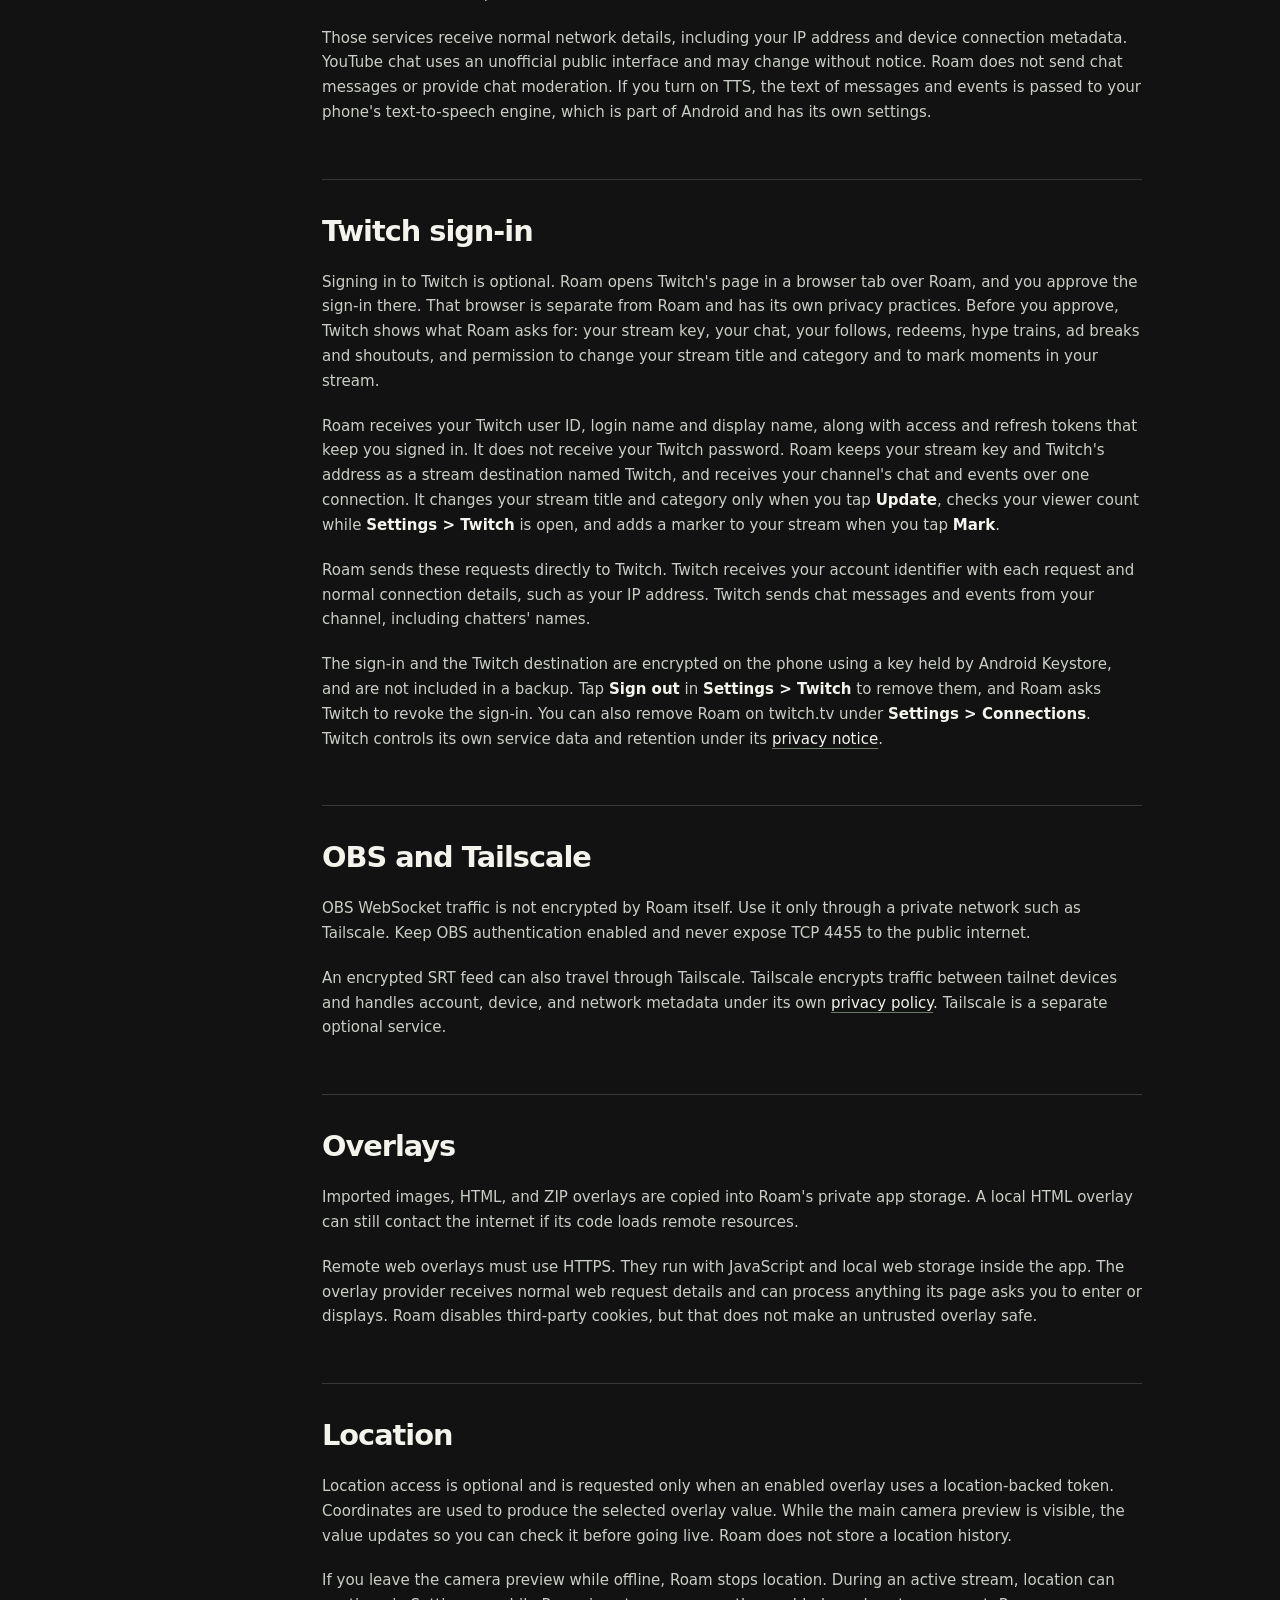
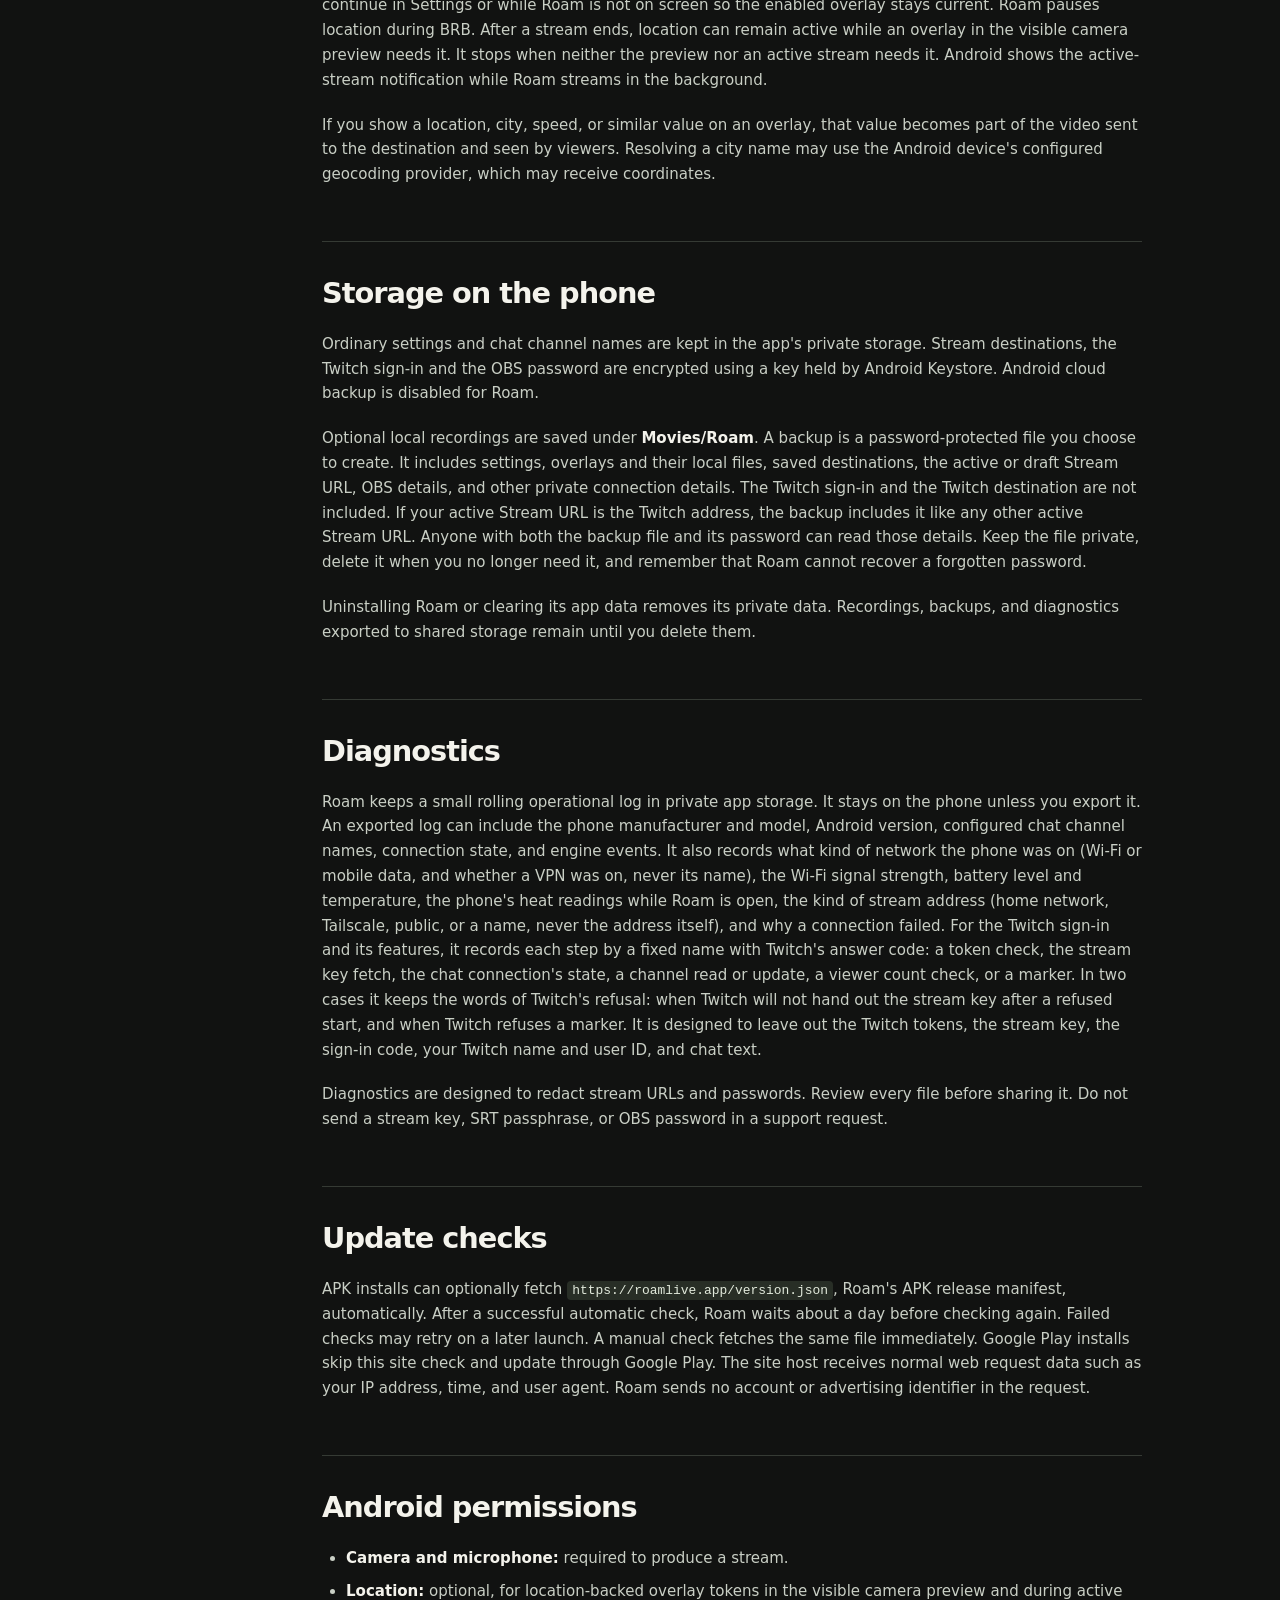
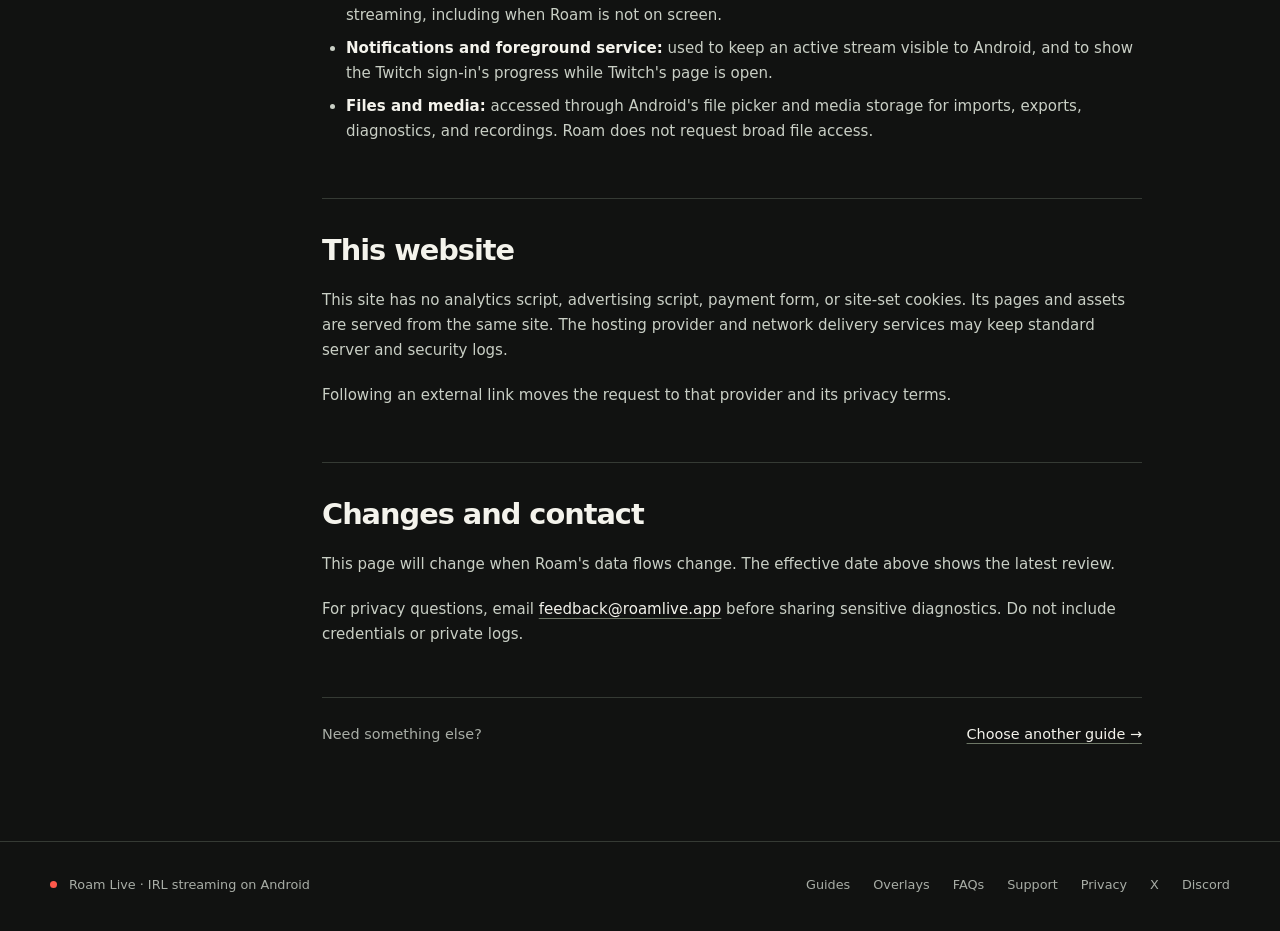
<file: privacy/index.html>
<!doctype html>
<html lang="en"><head><meta charset="utf-8"><meta name="viewport" content="width=device-width,initial-scale=1"><meta name="theme-color" content="#111211"><title>Where your data goes. | Roam Live</title><meta name="description" content="How Roam Live handles camera and microphone media, chat, the optional Twitch sign-in, overlays, optional location, OBS, diagnostics, update checks and local storage."><link rel="canonical" href="https://roamlive.app/privacy/"><link rel="icon" type="image/svg+xml" href="/assets/favicon.svg"><link rel="stylesheet" href="/style.css?v=efe008e86041"><meta property="og:type" content="website"><meta property="og:site_name" content="Roam Live"><meta property="og:title" content="Where your data goes. | Roam Live"><meta property="og:description" content="How Roam Live handles camera and microphone media, chat, the optional Twitch sign-in, overlays, optional location, OBS, diagnostics, update checks and local storage."><meta property="og:url" content="https://roamlive.app/privacy/"><meta property="og:image" content="https://roamlive.app/assets/social-card.png"><meta property="og:image:width" content="1200"><meta property="og:image:height" content="630"><meta property="og:image:alt" content="Roam Live. IRL streaming on Android."><meta name="twitter:card" content="summary_large_image"><script type="application/ld+json">{"@context":"https://schema.org","@type":"BreadcrumbList","itemListElement":[{"@type":"ListItem","position":1,"name":"Roam Live","item":"https://roamlive.app/"},{"@type":"ListItem","position":2,"name":"Where your data goes.","item":"https://roamlive.app/privacy/"}]}</script><script src="/site.js" defer></script></head>
<body><a class="skip-link" href="#main-content">Skip to content</a><header class="site-header"><div class="wrap header-inner"><a class="brand" href="/" aria-label="Roam Live home"><img src="/assets/wordmark.png" width="659" height="230" alt="Roam Live"></a><nav class="site-nav" aria-label="Main navigation"><a href="/guides/">Guides</a><a href="/overlays/">Overlays</a><a href="/faq/">FAQs</a><a href="/support/">Support</a><a class="nav-download" href="https://play.google.com/store/apps/details?id=dev.whitespc.roam">Get Roam <span aria-hidden="true">↗</span></a></nav></div></header><main id="main-content" class="wrap"><header class="page-head"><div class="breadcrumbs"><a href="/">Roam Live</a><span aria-hidden="true">/</span><span aria-current="page">Privacy</span></div><p class="eyebrow">Privacy</p><h1>Where your data goes.</h1><p class="lead">Roam has no account system, developer analytics, ads or remote crash reporting. Features connect to the destinations and services you choose.</p></header><div class="guide-layout"><aside class="page-toc" aria-label="On this page"><p>On this page</p><ol><li><a href="#summary">The short version</a></li><li><a href="#streaming">Streaming</a></li><li><a href="#chat">Chat</a></li><li><a href="#twitch">Twitch sign-in</a></li><li><a href="#obs">OBS and Tailscale</a></li><li><a href="#overlays">Overlays</a></li><li><a href="#location">Location</a></li><li><a href="#storage">Storage on the phone</a></li><li><a href="#diagnostics">Diagnostics</a></li><li><a href="#updates">Update checks</a></li><li><a href="#permissions">Android permissions</a></li><li><a href="#website">This website</a></li><li><a href="#changes">Changes and contact</a></li></ol><div class="toc-extra"><a href="/guides/">← All guides</a><a href="/support/">Still need a hand? →</a></div></aside><article class="prose">
<p class="page-meta">Effective date: 20 October 2026</p>
<h2 id="summary">The short version</h2>
<ul>
<li>Roam does not send usage analytics or crash reports to the developer.</li>
<li>Camera and microphone media goes to the stream destination you configure.</li>
<li>Chat, web overlays, optional location features, updates, and Tailscale contact their own services when used.</li>
<li>Twitch sign-in is optional. It stays on the phone, encrypted, and goes only to Twitch.</li>
<li>Stream destinations and the OBS password are encrypted on the phone with Android Keystore.</li>
<li>Exported recordings, password-protected backups, and diagnostics are files you control and must protect yourself.</li>
</ul>
<h2 id="streaming">Streaming</h2>
<p>Roam captures camera and microphone media, combines enabled overlays, and sends the result to the RTMP, RTMPS, or SRT destination you enter. That destination receives the broadcast and normal connection data such as your IP address and timing information.</p>
<ul>
<li><strong>RTMPS</strong> encrypts the network connection and verifies the server name by default.</li>
<li><strong>SRT</strong> encrypts video and audio when Roam and the receiver use the same valid passphrase. Connection metadata, including Stream ID, is not protected by SRT payload encryption.</li>
<li><strong>Plain RTMP and SRT without a passphrase</strong> do not encrypt video or audio in transit. Any stream key carried by the connection is also unencrypted.</li>
</ul>
<p>Roam accepts compatible RTMP, RTMPS, and SRT destinations. Use RTMPS or passphrase-encrypted SRT when your service supports it.</p>
<p>The platform or server controls its own retention, moderation, and viewer access. Read its privacy terms before streaming.</p>
<h2 id="chat">Chat</h2>
<p>Roam can read public Twitch, Kick, and YouTube chat without signing you in. Signed in to Twitch, your Twitch chat and channel events come over your own account's connection instead; see <a href="#twitch">Twitch sign-in</a> below. When enabled, Roam sends the public channel name or handle you configure to those services and connects to their web or chat endpoints.</p>
<p>Those services receive normal network details, including your IP address and device connection metadata. YouTube chat uses an unofficial public interface and may change without notice. Roam does not send chat messages or provide chat moderation. If you turn on TTS, the text of messages and events is passed to your phone's text-to-speech engine, which is part of Android and has its own settings.</p>
<h2 id="twitch">Twitch sign-in</h2>
<p>Signing in to Twitch is optional. Roam opens Twitch's page in a browser tab over Roam, and you approve the sign-in there. That browser is separate from Roam and has its own privacy practices. Before you approve, Twitch shows what Roam asks for: your stream key, your chat, your follows, redeems, hype trains, ad breaks and shoutouts, and permission to change your stream title and category and to mark moments in your stream.</p>
<p>Roam receives your Twitch user ID, login name and display name, along with access and refresh tokens that keep you signed in. It does not receive your Twitch password. Roam keeps your stream key and Twitch's address as a stream destination named Twitch, and receives your channel's chat and events over one connection. It changes your stream title and category only when you tap <strong>Update</strong>, checks your viewer count while <strong>Settings &gt; Twitch</strong> is open, and adds a marker to your stream when you tap <strong>Mark</strong>.</p>
<p>Roam sends these requests directly to Twitch. Twitch receives your account identifier with each request and normal connection details, such as your IP address. Twitch sends chat messages and events from your channel, including chatters' names.</p>
<p>The sign-in and the Twitch destination are encrypted on the phone using a key held by Android Keystore, and are not included in a backup. Tap <strong>Sign out</strong> in <strong>Settings &gt; Twitch</strong> to remove them, and Roam asks Twitch to revoke the sign-in. You can also remove Roam on twitch.tv under <strong>Settings &gt; Connections</strong>. Twitch controls its own service data and retention under its <a href="https://www.twitch.tv/p/en/legal/privacy-notice/">privacy notice</a>.</p>
<h2 id="obs">OBS and Tailscale</h2>
<p>OBS WebSocket traffic is not encrypted by Roam itself. Use it only through a private network such as Tailscale. Keep OBS authentication enabled and never expose TCP 4455 to the public internet.</p>
<p>An encrypted SRT feed can also travel through Tailscale. Tailscale encrypts traffic between tailnet devices and handles account, device, and network metadata under its own <a href="https://tailscale.com/privacy-policy">privacy policy</a>. Tailscale is a separate optional service.</p>
<h2 id="overlays">Overlays</h2>
<p>Imported images, HTML, and ZIP overlays are copied into Roam's private app storage. A local HTML overlay can still contact the internet if its code loads remote resources.</p>
<p>Remote web overlays must use HTTPS. They run with JavaScript and local web storage inside the app. The overlay provider receives normal web request details and can process anything its page asks you to enter or displays. Roam disables third-party cookies, but that does not make an untrusted overlay safe.</p>
<h2 id="location">Location</h2>
<p>Location access is optional and is requested only when an enabled overlay uses a location-backed token. Coordinates are used to produce the selected overlay value. While the main camera preview is visible, the value updates so you can check it before going live. Roam does not store a location history.</p>
<p>If you leave the camera preview while offline, Roam stops location. During an active stream, location can continue in Settings or while Roam is not on screen so the enabled overlay stays current. Roam pauses location during BRB. After a stream ends, location can remain active while an overlay in the visible camera preview needs it. It stops when neither the preview nor an active stream needs it. Android shows the active-stream notification while Roam streams in the background.</p>
<p>If you show a location, city, speed, or similar value on an overlay, that value becomes part of the video sent to the destination and seen by viewers. Resolving a city name may use the Android device's configured geocoding provider, which may receive coordinates.</p>
<h2 id="storage">Storage on the phone</h2>
<p>Ordinary settings and chat channel names are kept in the app's private storage. Stream destinations, the Twitch sign-in and the OBS password are encrypted using a key held by Android Keystore. Android cloud backup is disabled for Roam.</p>
<p>Optional local recordings are saved under <strong>Movies/Roam</strong>. A backup is a password-protected file you choose to create. It includes settings, overlays and their local files, saved destinations, the active or draft Stream URL, OBS details, and other private connection details. The Twitch sign-in and the Twitch destination are not included. If your active Stream URL is the Twitch address, the backup includes it like any other active Stream URL. Anyone with both the backup file and its password can read those details. Keep the file private, delete it when you no longer need it, and remember that Roam cannot recover a forgotten password.</p>
<p>Uninstalling Roam or clearing its app data removes its private data. Recordings, backups, and diagnostics exported to shared storage remain until you delete them.</p>
<h2 id="diagnostics">Diagnostics</h2>
<p>Roam keeps a small rolling operational log in private app storage. It stays on the phone unless you export it. An exported log can include the phone manufacturer and model, Android version, configured chat channel names, connection state, and engine events. It also records what kind of network the phone was on (Wi-Fi or mobile data, and whether a VPN was on, never its name), the Wi-Fi signal strength, battery level and temperature, the phone's heat readings while Roam is open, the kind of stream address (home network, Tailscale, public, or a name, never the address itself), and why a connection failed. For the Twitch sign-in and its features, it records each step by a fixed name with Twitch's answer code: a token check, the stream key fetch, the chat connection's state, a channel read or update, a viewer count check, or a marker. In two cases it keeps the words of Twitch's refusal: when Twitch will not hand out the stream key after a refused start, and when Twitch refuses a marker. It is designed to leave out the Twitch tokens, the stream key, the sign-in code, your Twitch name and user ID, and chat text.</p>
<p>Diagnostics are designed to redact stream URLs and passwords. Review every file before sharing it. Do not send a stream key, SRT passphrase, or OBS password in a support request.</p>
<h2 id="updates">Update checks</h2>
<p>APK installs can optionally fetch <code>https://roamlive.app/version.json</code>, Roam's APK release manifest, automatically. After a successful automatic check, Roam waits about a day before checking again. Failed checks may retry on a later launch. A manual check fetches the same file immediately. Google Play installs skip this site check and update through Google Play. The site host receives normal web request data such as your IP address, time, and user agent. Roam sends no account or advertising identifier in the request.</p>
<h2 id="permissions">Android permissions</h2>
<ul>
<li><strong>Camera and microphone:</strong> required to produce a stream.</li>
<li><strong>Location:</strong> optional, for location-backed overlay tokens in the visible camera preview and during active streaming, including when Roam is not on screen.</li>
<li><strong>Notifications and foreground service:</strong> used to keep an active stream visible to Android, and to show the Twitch sign-in's progress while Twitch's page is open.</li>
<li><strong>Files and media:</strong> accessed through Android's file picker and media storage for imports, exports, diagnostics, and recordings. Roam does not request broad file access.</li>
</ul>
<h2 id="website">This website</h2>
<p>This site has no analytics script, advertising script, payment form, or site-set cookies. Its pages and assets are served from the same site. The hosting provider and network delivery services may keep standard server and security logs.</p>
<p>Following an external link moves the request to that provider and its privacy terms.</p>
<h2 id="changes">Changes and contact</h2>
<p>This page will change when Roam's data flows change. The effective date above shows the latest review.</p>
<p>For privacy questions, email <a href="mailto:feedback@roamlive.app">feedback@roamlive.app</a> before sharing sensitive diagnostics. Do not include credentials or private logs.</p>
<div class="next-guide"><p>Need something else?</p><a href="/guides/">Choose another guide <span aria-hidden="true">→</span></a></div></article></div></main><footer class="site-footer"><div class="wrap footer-inner"><div class="footer-brand"><span class="live-dot" aria-hidden="true"></span><span>Roam Live · IRL streaming on Android</span></div><nav class="footer-links" aria-label="Footer navigation"><a href="/guides/">Guides</a><a href="/overlays/">Overlays</a><a href="/faq/">FAQs</a><a href="/support/">Support</a><a id="privacy-title" href="/privacy/">Privacy</a><a href="https://x.com/RoamLiveapp">X</a><a href="https://discord.com/invite/fCzGX3dMp">Discord</a></nav></div></footer></body></html>
</file>
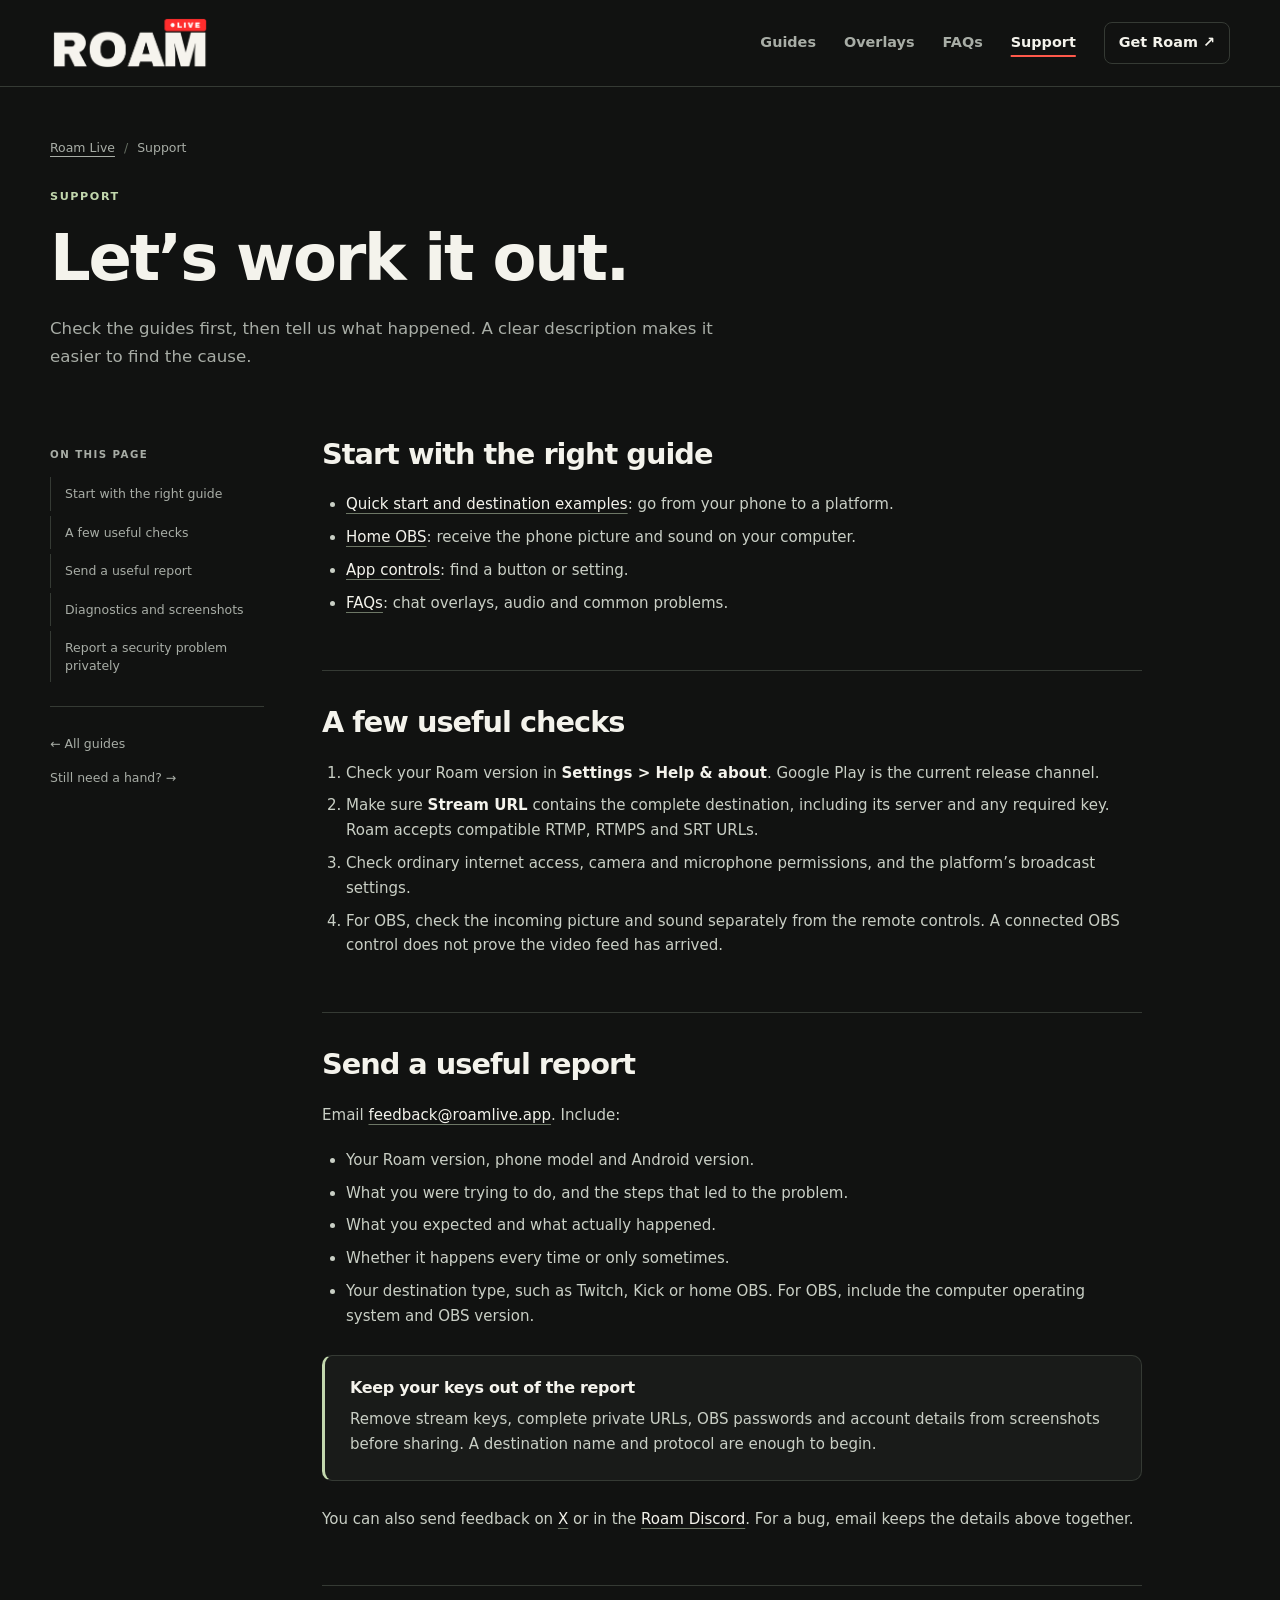
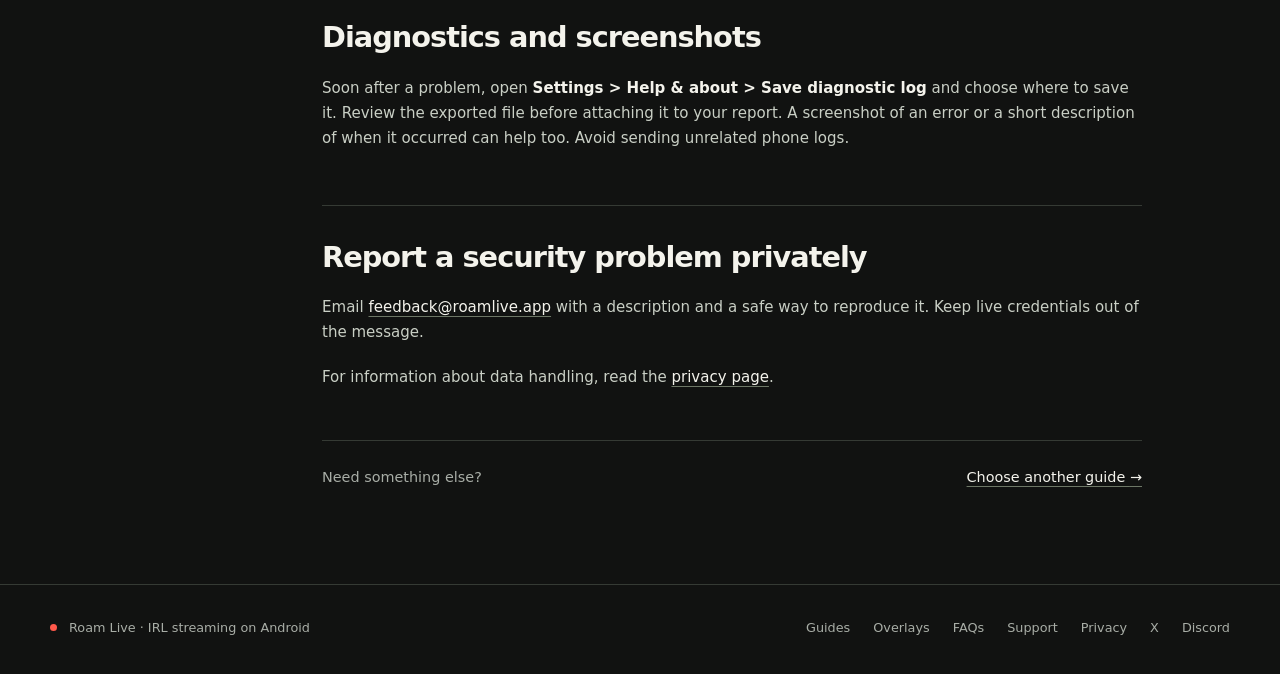
<file: support/index.html>
<!doctype html>
<html lang="en"><head><meta charset="utf-8"><meta name="viewport" content="width=device-width,initial-scale=1"><meta name="theme-color" content="#111211"><title>Let’s work it out. | Roam Live</title><meta name="description" content="Get help with Roam Live. Find setup guides, check common streaming problems and learn what to include in a useful support report."><link rel="canonical" href="https://roamlive.app/support/"><link rel="icon" type="image/svg+xml" href="/assets/favicon.svg"><link rel="stylesheet" href="/style.css?v=efe008e86041"><meta property="og:type" content="website"><meta property="og:site_name" content="Roam Live"><meta property="og:title" content="Let’s work it out. | Roam Live"><meta property="og:description" content="Get help with Roam Live. Find setup guides, check common streaming problems and learn what to include in a useful support report."><meta property="og:url" content="https://roamlive.app/support/"><meta property="og:image" content="https://roamlive.app/assets/social-card.png"><meta property="og:image:width" content="1200"><meta property="og:image:height" content="630"><meta property="og:image:alt" content="Roam Live. IRL streaming on Android."><meta name="twitter:card" content="summary_large_image"><script type="application/ld+json">{"@context":"https://schema.org","@type":"BreadcrumbList","itemListElement":[{"@type":"ListItem","position":1,"name":"Roam Live","item":"https://roamlive.app/"},{"@type":"ListItem","position":2,"name":"Let’s work it out.","item":"https://roamlive.app/support/"}]}</script><script src="/site.js" defer></script></head>
<body><a class="skip-link" href="#main-content">Skip to content</a><header class="site-header"><div class="wrap header-inner"><a class="brand" href="/" aria-label="Roam Live home"><img src="/assets/wordmark.png" width="659" height="230" alt="Roam Live"></a><nav class="site-nav" aria-label="Main navigation"><a href="/guides/">Guides</a><a href="/overlays/">Overlays</a><a href="/faq/">FAQs</a><a href="/support/" aria-current="page">Support</a><a class="nav-download" href="https://play.google.com/store/apps/details?id=dev.whitespc.roam">Get Roam <span aria-hidden="true">↗</span></a></nav></div></header><main id="main-content" class="wrap"><header class="page-head"><div class="breadcrumbs"><a href="/">Roam Live</a><span aria-hidden="true">/</span><span aria-current="page">Support</span></div><p class="eyebrow">Support</p><h1>Let’s work it out.</h1><p class="lead">Check the guides first, then tell us what happened. A clear description makes it easier to find the cause.</p></header><div class="guide-layout"><aside class="page-toc" aria-label="On this page"><p>On this page</p><ol><li><a href="#start-here">Start with the right guide</a></li><li><a href="#quick-checks">A few useful checks</a></li><li><a href="#contact">Send a useful report</a></li><li><a href="#diagnostics">Diagnostics and screenshots</a></li><li><a href="#security">Report a security problem privately</a></li></ol><div class="toc-extra"><a href="/guides/">← All guides</a><a href="/support/">Still need a hand? →</a></div></aside><article class="prose"><h2 id="start-here">Start with the right guide</h2>
<ul><li><a href="/guides/stream-to-platform/">Quick start and destination examples</a>: go from your phone to a platform.</li><li><a href="/guides/stream-to-obs/">Home OBS</a>: receive the phone picture and sound on your computer.</li><li><a href="/guides/how-to-use/">App controls</a>: find a button or setting.</li><li><a href="/faq/">FAQs</a>: chat overlays, audio and common problems.</li></ul>
<h2 id="quick-checks">A few useful checks</h2>
<ol><li>Check your Roam version in <strong>Settings &gt; Help &amp; about</strong>. Google Play is the current release channel.</li><li>Make sure <strong>Stream URL</strong> contains the complete destination, including its server and any required key. Roam accepts compatible RTMP, RTMPS and SRT URLs.</li><li>Check ordinary internet access, camera and microphone permissions, and the platform’s broadcast settings.</li><li>For OBS, check the incoming picture and sound separately from the remote controls. A connected OBS control does not prove the video feed has arrived.</li></ol>
<span id="report"></span>
<h2 id="contact">Send a useful report</h2>
<p>Email <a href="mailto:feedback@roamlive.app">feedback@roamlive.app</a>. Include:</p>
<ul><li>Your Roam version, phone model and Android version.</li><li>What you were trying to do, and the steps that led to the problem.</li><li>What you expected and what actually happened.</li><li>Whether it happens every time or only sometimes.</li><li>Your destination type, such as Twitch, Kick or home OBS. For OBS, include the computer operating system and OBS version.</li></ul>
<div class="callout"><h3>Keep your keys out of the report</h3><p>Remove stream keys, complete private URLs, OBS passwords and account details from screenshots before sharing. A destination name and protocol are enough to begin.</p></div>
<p>You can also send feedback on <a href="https://x.com/RoamLiveapp">X</a> or in the <a href="https://discord.com/invite/fCzGX3dMp">Roam Discord</a>. For a bug, email keeps the details above together.</p>
<h2 id="diagnostics">Diagnostics and screenshots</h2>
<p>Soon after a problem, open <strong>Settings &gt; Help &amp; about &gt; Save diagnostic log</strong> and choose where to save it. Review the exported file before attaching it to your report. A screenshot of an error or a short description of when it occurred can help too. Avoid sending unrelated phone logs.</p>
<h2 id="security">Report a security problem privately</h2>
<p>Email <a href="mailto:feedback@roamlive.app?subject=Private%20security%20report">feedback@roamlive.app</a> with a description and a safe way to reproduce it. Keep live credentials out of the message.</p>
<span id="privacy"></span>
<p>For information about data handling, read the <a href="/privacy/">privacy page</a>.</p>
<div class="next-guide"><p>Need something else?</p><a href="/guides/">Choose another guide <span aria-hidden="true">→</span></a></div></article></div></main><footer class="site-footer"><div class="wrap footer-inner"><div class="footer-brand"><span class="live-dot" aria-hidden="true"></span><span>Roam Live · IRL streaming on Android</span></div><nav class="footer-links" aria-label="Footer navigation"><a href="/guides/">Guides</a><a href="/overlays/">Overlays</a><a href="/faq/">FAQs</a><a href="/support/">Support</a><a id="privacy-title" href="/privacy/">Privacy</a><a href="https://x.com/RoamLiveapp">X</a><a href="https://discord.com/invite/fCzGX3dMp">Discord</a></nav></div></footer></body></html>
</file>
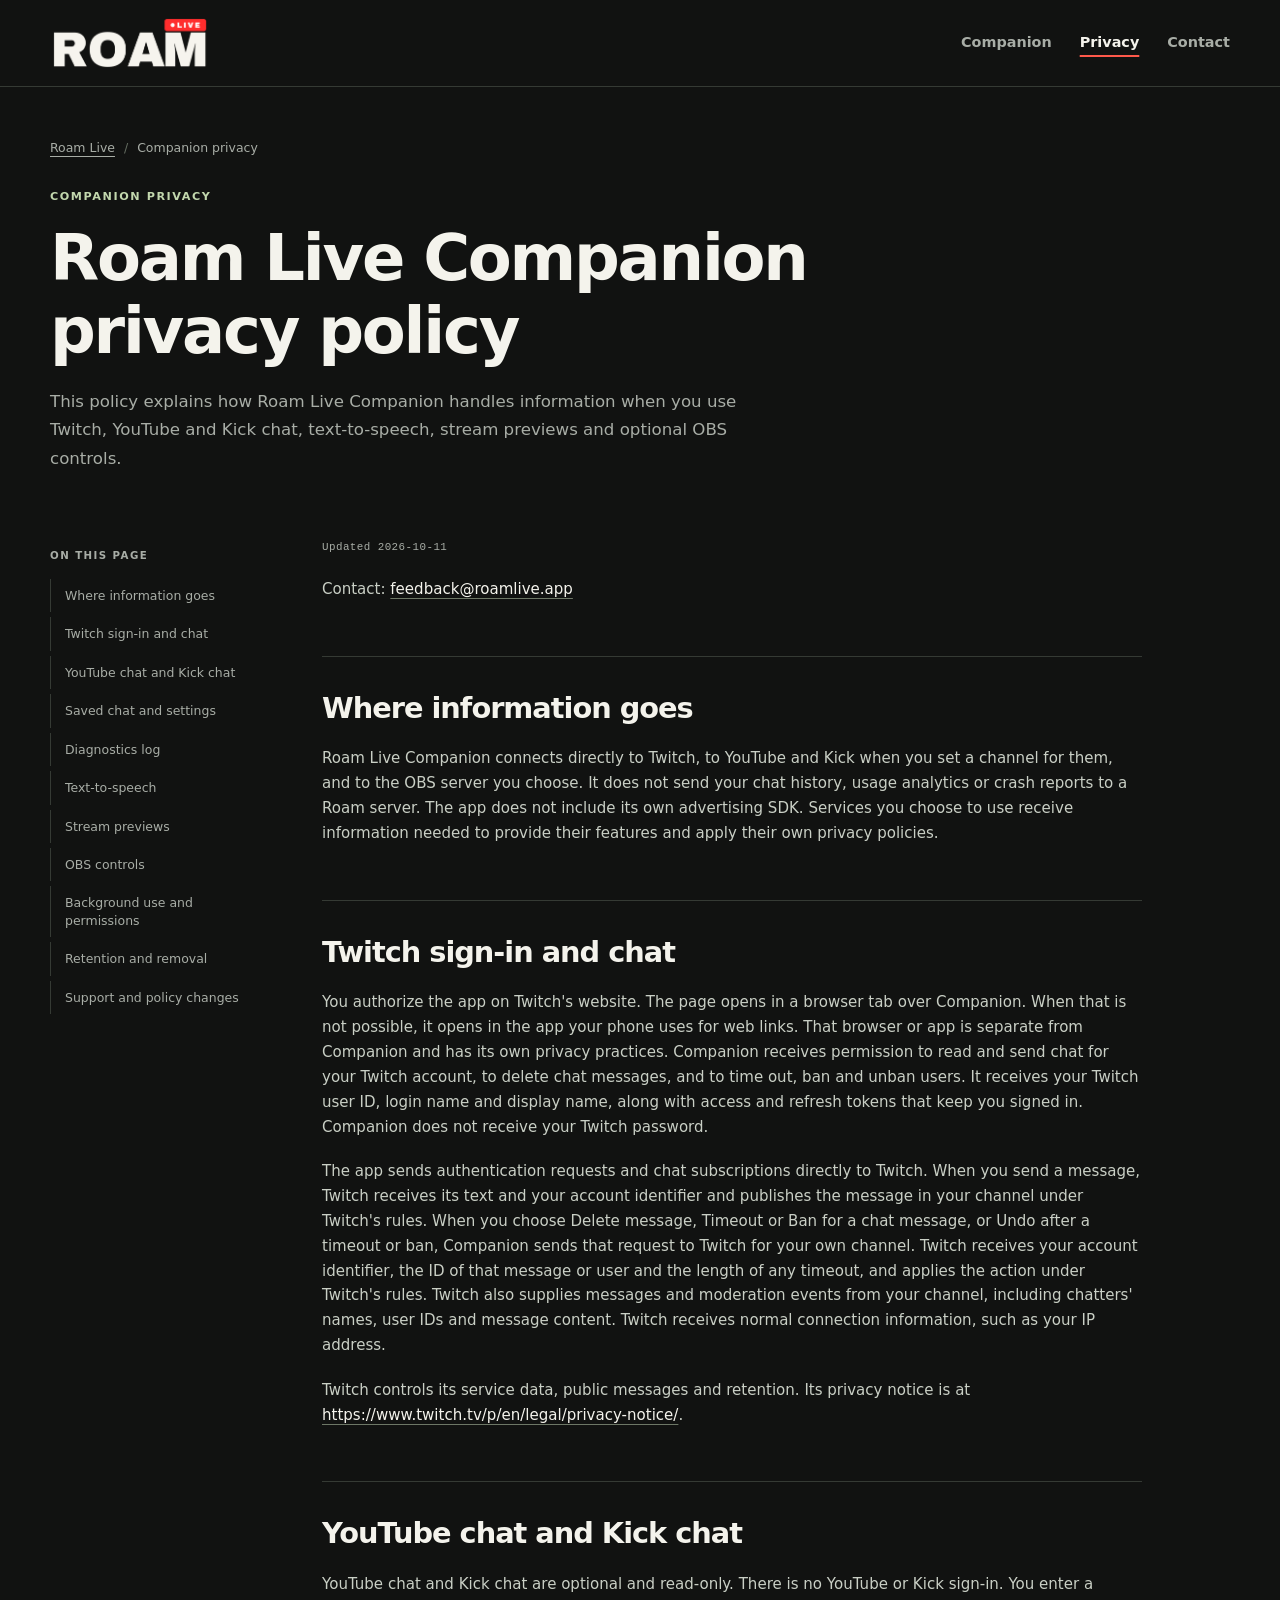
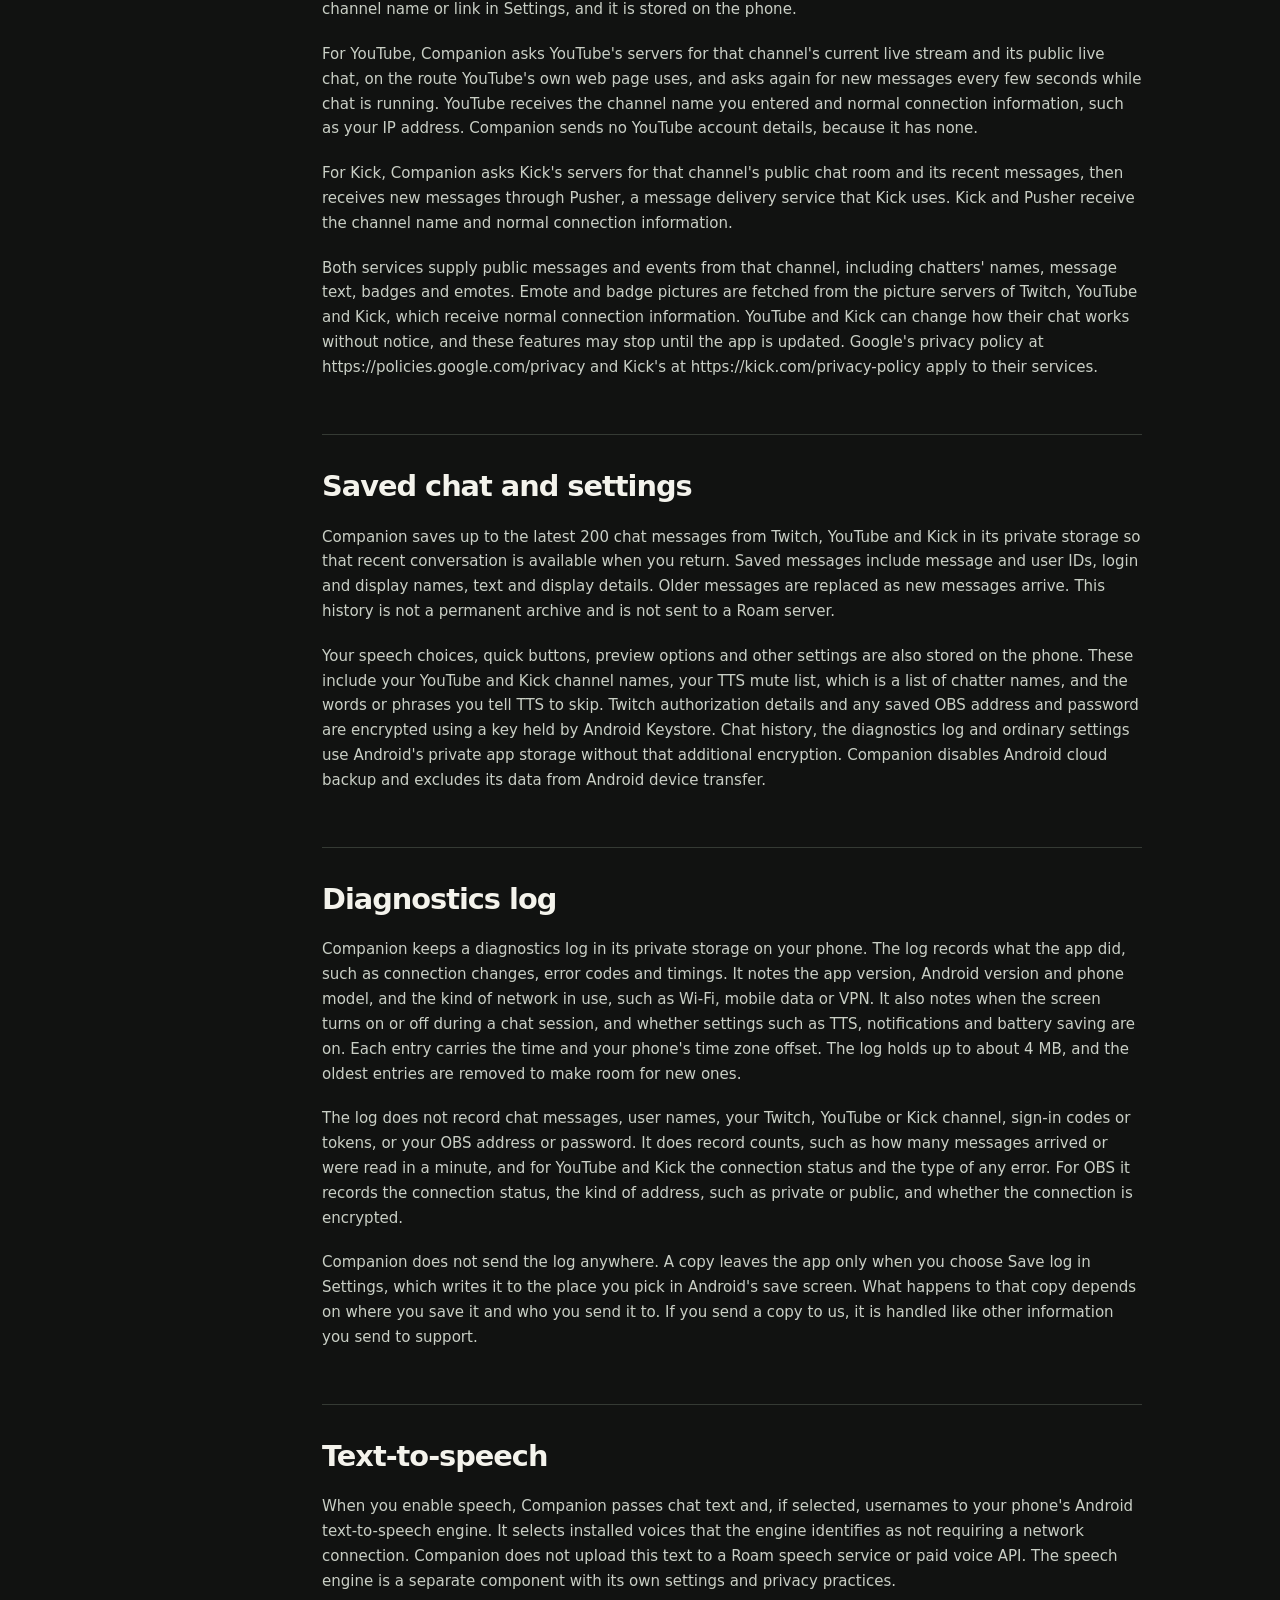
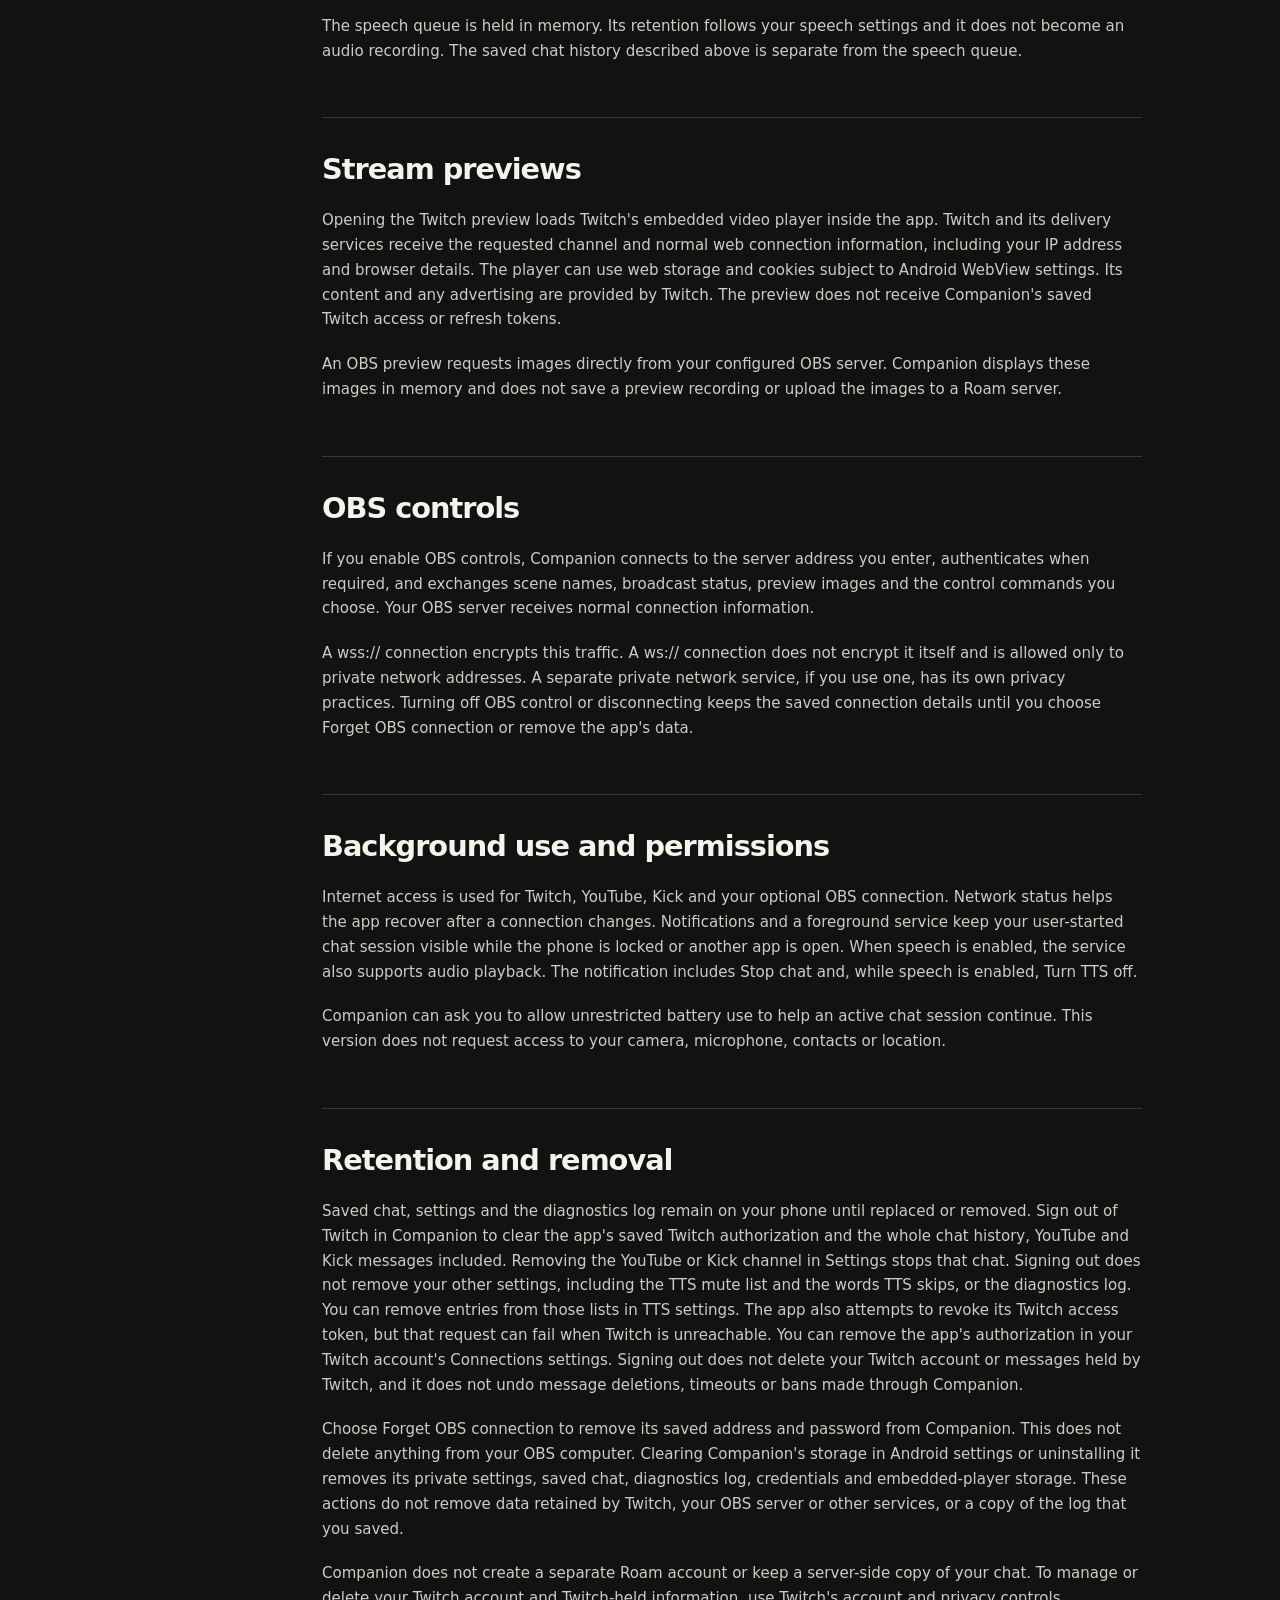
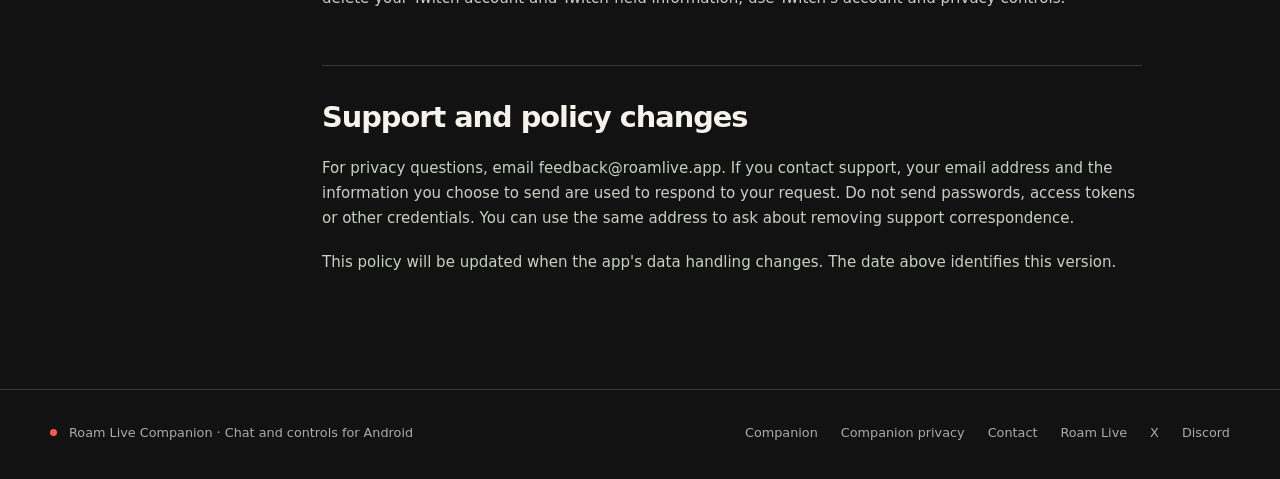
<file: companion/privacy/index.html>
<!doctype html>
<html lang="en"><head><meta charset="utf-8"><meta name="viewport" content="width=device-width,initial-scale=1"><meta name="theme-color" content="#111211"><title>Roam Live Companion Privacy Policy</title><meta name="description" content="How Roam Live Companion handles Twitch sign-in, YouTube and Kick chat, text-to-speech, previews, OBS connections and information stored on your phone."><link rel="canonical" href="https://roamlive.app/companion/privacy/"><link rel="icon" type="image/svg+xml" href="/assets/favicon.svg"><link rel="stylesheet" href="/style.css?v=efe008e86041"><meta property="og:type" content="website"><meta property="og:site_name" content="Roam Live"><meta property="og:title" content="Roam Live Companion Privacy Policy"><meta property="og:description" content="How Roam Live Companion handles Twitch sign-in, YouTube and Kick chat, text-to-speech, previews, OBS connections and information stored on your phone."><meta property="og:url" content="https://roamlive.app/companion/privacy/"><meta property="og:image" content="https://roamlive.app/assets/social-card.png"><meta property="og:image:width" content="1200"><meta property="og:image:height" content="630"><meta property="og:image:alt" content="Roam Live. IRL streaming on Android."><meta name="twitter:card" content="summary_large_image"><script type="application/ld+json">{"@context":"https://schema.org","@type":"BreadcrumbList","itemListElement":[{"@type":"ListItem","position":1,"name":"Roam Live","item":"https://roamlive.app/"},{"@type":"ListItem","position":2,"name":"Companion","item":"https://roamlive.app/companion/"},{"@type":"ListItem","position":3,"name":"Roam Live Companion Privacy Policy","item":"https://roamlive.app/companion/privacy/"}]}</script><script src="/site.js" defer></script></head>
<body><a class="skip-link" href="#main-content">Skip to content</a><header class="site-header"><div class="wrap header-inner"><a class="brand" href="/" aria-label="Roam Live home"><img src="/assets/wordmark.png" width="659" height="230" alt="Roam Live"></a><nav class="site-nav" aria-label="Main navigation"><a href="/companion/">Companion</a><a href="/companion/privacy/" aria-current="page">Privacy</a><a href="mailto:feedback@roamlive.app">Contact</a></nav></div></header><main id="main-content" class="wrap"><header class="page-head"><div class="breadcrumbs"><a href="/">Roam Live</a><span aria-hidden="true">/</span><span aria-current="page">Companion privacy</span></div><p class="eyebrow">Companion privacy</p><h1>Roam Live Companion privacy policy</h1><p class="lead">This policy explains how Roam Live Companion handles information when you use Twitch, YouTube and Kick chat, text-to-speech, stream previews and optional OBS controls.</p></header><div class="guide-layout"><aside class="page-toc" aria-label="On this page"><p>On this page</p><ol><li><a href="#policy-1">Where information goes</a></li><li><a href="#policy-2">Twitch sign-in and chat</a></li><li><a href="#policy-3">YouTube chat and Kick chat</a></li><li><a href="#policy-4">Saved chat and settings</a></li><li><a href="#policy-5">Diagnostics log</a></li><li><a href="#policy-6">Text-to-speech</a></li><li><a href="#policy-7">Stream previews</a></li><li><a href="#policy-8">OBS controls</a></li><li><a href="#policy-9">Background use and permissions</a></li><li><a href="#policy-10">Retention and removal</a></li><li><a href="#policy-11">Support and policy changes</a></li></ol></aside><article class="prose"><p class="page-meta">Updated 2026-10-11</p><p>Contact: <a href="mailto:feedback@roamlive.app">feedback@roamlive.app</a></p><section><h2 id="policy-1">Where information goes</h2><p>Roam Live Companion connects directly to Twitch, to YouTube and Kick when you set a channel for them, and to the OBS server you choose. It does not send your chat history, usage analytics or crash reports to a Roam server. The app does not include its own advertising SDK. Services you choose to use receive information needed to provide their features and apply their own privacy policies.</p></section><section><h2 id="policy-2">Twitch sign-in and chat</h2><p>You authorize the app on Twitch&#39;s website. The page opens in a browser tab over Companion. When that is not possible, it opens in the app your phone uses for web links. That browser or app is separate from Companion and has its own privacy practices. Companion receives permission to read and send chat for your Twitch account, to delete chat messages, and to time out, ban and unban users. It receives your Twitch user ID, login name and display name, along with access and refresh tokens that keep you signed in. Companion does not receive your Twitch password.</p><p>The app sends authentication requests and chat subscriptions directly to Twitch. When you send a message, Twitch receives its text and your account identifier and publishes the message in your channel under Twitch&#39;s rules. When you choose Delete message, Timeout or Ban for a chat message, or Undo after a timeout or ban, Companion sends that request to Twitch for your own channel. Twitch receives your account identifier, the ID of that message or user and the length of any timeout, and applies the action under Twitch&#39;s rules. Twitch also supplies messages and moderation events from your channel, including chatters&#39; names, user IDs and message content. Twitch receives normal connection information, such as your IP address.</p><p>Twitch controls its service data, public messages and retention. Its privacy notice is at <a href="https://www.twitch.tv/p/en/legal/privacy-notice/">https://www.twitch.tv/p/en/legal/privacy-notice/</a>.</p></section><section><h2 id="policy-3">YouTube chat and Kick chat</h2><p>YouTube chat and Kick chat are optional and read-only. There is no YouTube or Kick sign-in. You enter a channel name or link in Settings, and it is stored on the phone.</p><p>For YouTube, Companion asks YouTube&#39;s servers for that channel&#39;s current live stream and its public live chat, on the route YouTube&#39;s own web page uses, and asks again for new messages every few seconds while chat is running. YouTube receives the channel name you entered and normal connection information, such as your IP address. Companion sends no YouTube account details, because it has none.</p><p>For Kick, Companion asks Kick&#39;s servers for that channel&#39;s public chat room and its recent messages, then receives new messages through Pusher, a message delivery service that Kick uses. Kick and Pusher receive the channel name and normal connection information.</p><p>Both services supply public messages and events from that channel, including chatters&#39; names, message text, badges and emotes. Emote and badge pictures are fetched from the picture servers of Twitch, YouTube and Kick, which receive normal connection information. YouTube and Kick can change how their chat works without notice, and these features may stop until the app is updated. Google&#39;s privacy policy at https://policies.google.com/privacy and Kick&#39;s at https://kick.com/privacy-policy apply to their services.</p></section><section><h2 id="policy-4">Saved chat and settings</h2><p>Companion saves up to the latest 200 chat messages from Twitch, YouTube and Kick in its private storage so that recent conversation is available when you return. Saved messages include message and user IDs, login and display names, text and display details. Older messages are replaced as new messages arrive. This history is not a permanent archive and is not sent to a Roam server.</p><p>Your speech choices, quick buttons, preview options and other settings are also stored on the phone. These include your YouTube and Kick channel names, your TTS mute list, which is a list of chatter names, and the words or phrases you tell TTS to skip. Twitch authorization details and any saved OBS address and password are encrypted using a key held by Android Keystore. Chat history, the diagnostics log and ordinary settings use Android&#39;s private app storage without that additional encryption. Companion disables Android cloud backup and excludes its data from Android device transfer.</p></section><section><h2 id="policy-5">Diagnostics log</h2><p>Companion keeps a diagnostics log in its private storage on your phone. The log records what the app did, such as connection changes, error codes and timings. It notes the app version, Android version and phone model, and the kind of network in use, such as Wi-Fi, mobile data or VPN. It also notes when the screen turns on or off during a chat session, and whether settings such as TTS, notifications and battery saving are on. Each entry carries the time and your phone&#39;s time zone offset. The log holds up to about 4 MB, and the oldest entries are removed to make room for new ones.</p><p>The log does not record chat messages, user names, your Twitch, YouTube or Kick channel, sign-in codes or tokens, or your OBS address or password. It does record counts, such as how many messages arrived or were read in a minute, and for YouTube and Kick the connection status and the type of any error. For OBS it records the connection status, the kind of address, such as private or public, and whether the connection is encrypted.</p><p>Companion does not send the log anywhere. A copy leaves the app only when you choose Save log in Settings, which writes it to the place you pick in Android&#39;s save screen. What happens to that copy depends on where you save it and who you send it to. If you send a copy to us, it is handled like other information you send to support.</p></section><section><h2 id="policy-6">Text-to-speech</h2><p>When you enable speech, Companion passes chat text and, if selected, usernames to your phone&#39;s Android text-to-speech engine. It selects installed voices that the engine identifies as not requiring a network connection. Companion does not upload this text to a Roam speech service or paid voice API. The speech engine is a separate component with its own settings and privacy practices.</p><p>The speech queue is held in memory. Its retention follows your speech settings and it does not become an audio recording. The saved chat history described above is separate from the speech queue.</p></section><section><h2 id="policy-7">Stream previews</h2><p>Opening the Twitch preview loads Twitch&#39;s embedded video player inside the app. Twitch and its delivery services receive the requested channel and normal web connection information, including your IP address and browser details. The player can use web storage and cookies subject to Android WebView settings. Its content and any advertising are provided by Twitch. The preview does not receive Companion&#39;s saved Twitch access or refresh tokens.</p><p>An OBS preview requests images directly from your configured OBS server. Companion displays these images in memory and does not save a preview recording or upload the images to a Roam server.</p></section><section><h2 id="policy-8">OBS controls</h2><p>If you enable OBS controls, Companion connects to the server address you enter, authenticates when required, and exchanges scene names, broadcast status, preview images and the control commands you choose. Your OBS server receives normal connection information.</p><p>A wss:// connection encrypts this traffic. A ws:// connection does not encrypt it itself and is allowed only to private network addresses. A separate private network service, if you use one, has its own privacy practices. Turning off OBS control or disconnecting keeps the saved connection details until you choose Forget OBS connection or remove the app&#39;s data.</p></section><section><h2 id="policy-9">Background use and permissions</h2><p>Internet access is used for Twitch, YouTube, Kick and your optional OBS connection. Network status helps the app recover after a connection changes. Notifications and a foreground service keep your user-started chat session visible while the phone is locked or another app is open. When speech is enabled, the service also supports audio playback. The notification includes Stop chat and, while speech is enabled, Turn TTS off.</p><p>Companion can ask you to allow unrestricted battery use to help an active chat session continue. This version does not request access to your camera, microphone, contacts or location.</p></section><section><h2 id="policy-10">Retention and removal</h2><p>Saved chat, settings and the diagnostics log remain on your phone until replaced or removed. Sign out of Twitch in Companion to clear the app&#39;s saved Twitch authorization and the whole chat history, YouTube and Kick messages included. Removing the YouTube or Kick channel in Settings stops that chat. Signing out does not remove your other settings, including the TTS mute list and the words TTS skips, or the diagnostics log. You can remove entries from those lists in TTS settings. The app also attempts to revoke its Twitch access token, but that request can fail when Twitch is unreachable. You can remove the app&#39;s authorization in your Twitch account&#39;s Connections settings. Signing out does not delete your Twitch account or messages held by Twitch, and it does not undo message deletions, timeouts or bans made through Companion.</p><p>Choose Forget OBS connection to remove its saved address and password from Companion. This does not delete anything from your OBS computer. Clearing Companion&#39;s storage in Android settings or uninstalling it removes its private settings, saved chat, diagnostics log, credentials and embedded-player storage. These actions do not remove data retained by Twitch, your OBS server or other services, or a copy of the log that you saved.</p><p>Companion does not create a separate Roam account or keep a server-side copy of your chat. To manage or delete your Twitch account and Twitch-held information, use Twitch&#39;s account and privacy controls.</p></section><section><h2 id="policy-11">Support and policy changes</h2><p>For privacy questions, email feedback@roamlive.app. If you contact support, your email address and the information you choose to send are used to respond to your request. Do not send passwords, access tokens or other credentials. You can use the same address to ask about removing support correspondence.</p><p>This policy will be updated when the app&#39;s data handling changes. The date above identifies this version.</p></section></article></div></main><footer class="site-footer"><div class="wrap footer-inner"><div class="footer-brand"><span class="live-dot" aria-hidden="true"></span><span>Roam Live Companion · Chat and controls for Android</span></div><nav class="footer-links" aria-label="Footer navigation"><a href="/companion/">Companion</a><a href="/companion/privacy/">Companion privacy</a><a href="mailto:feedback@roamlive.app">Contact</a><a href="/">Roam Live</a><a href="https://x.com/RoamLiveapp">X</a><a href="https://discord.com/invite/fCzGX3dMp">Discord</a></nav></div></footer></body></html>
</file>
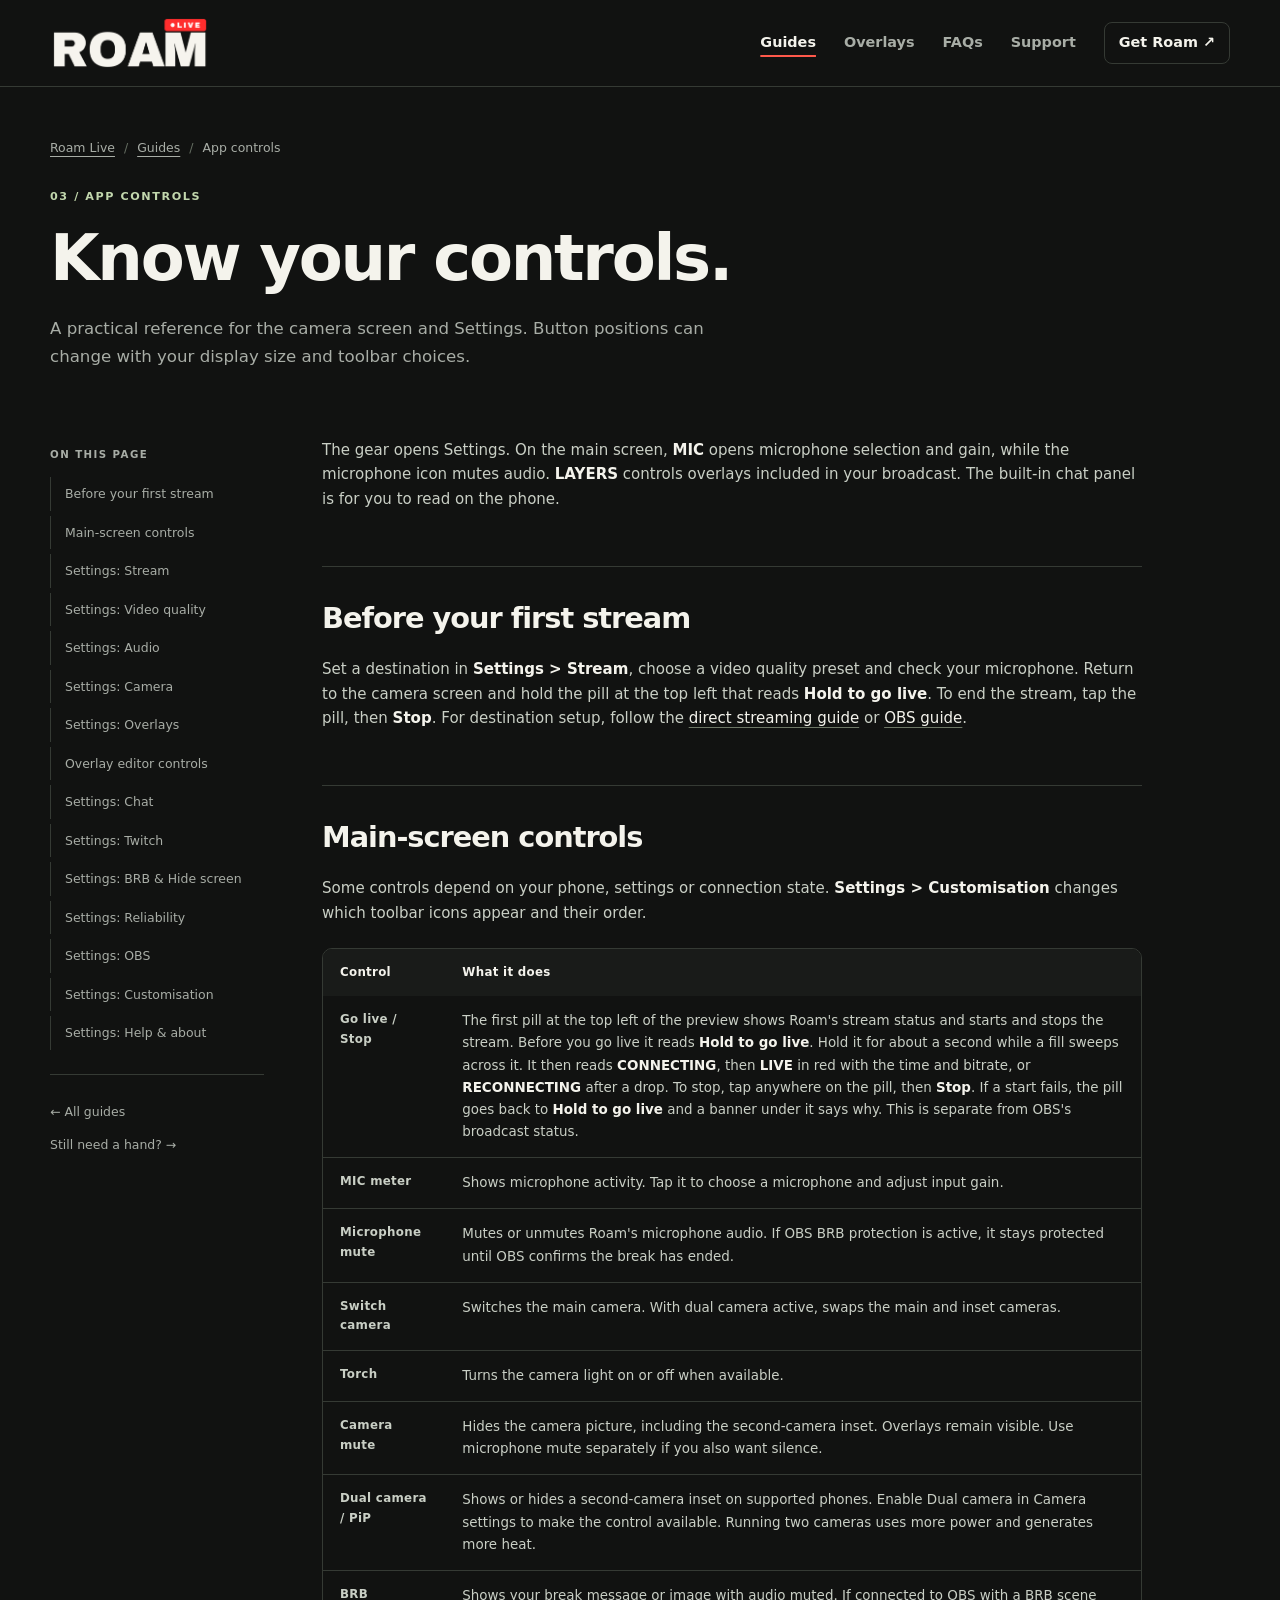
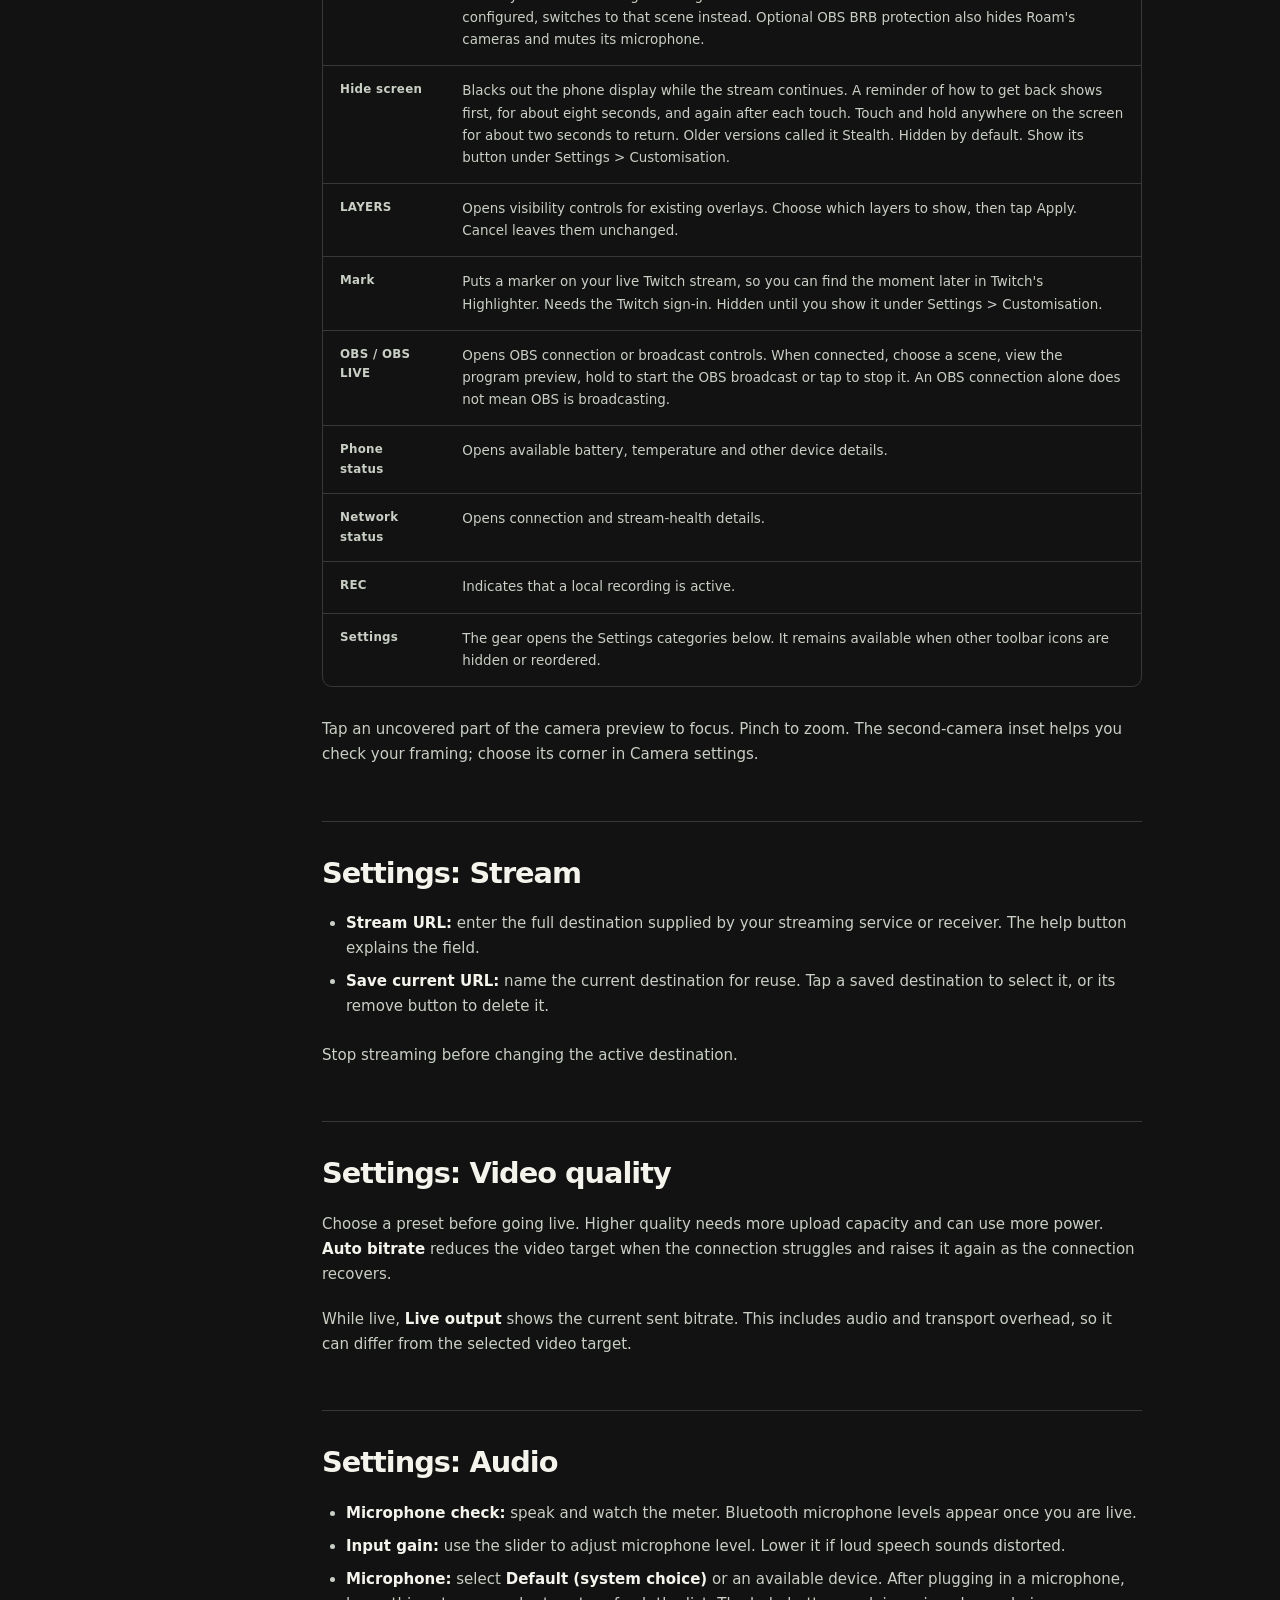
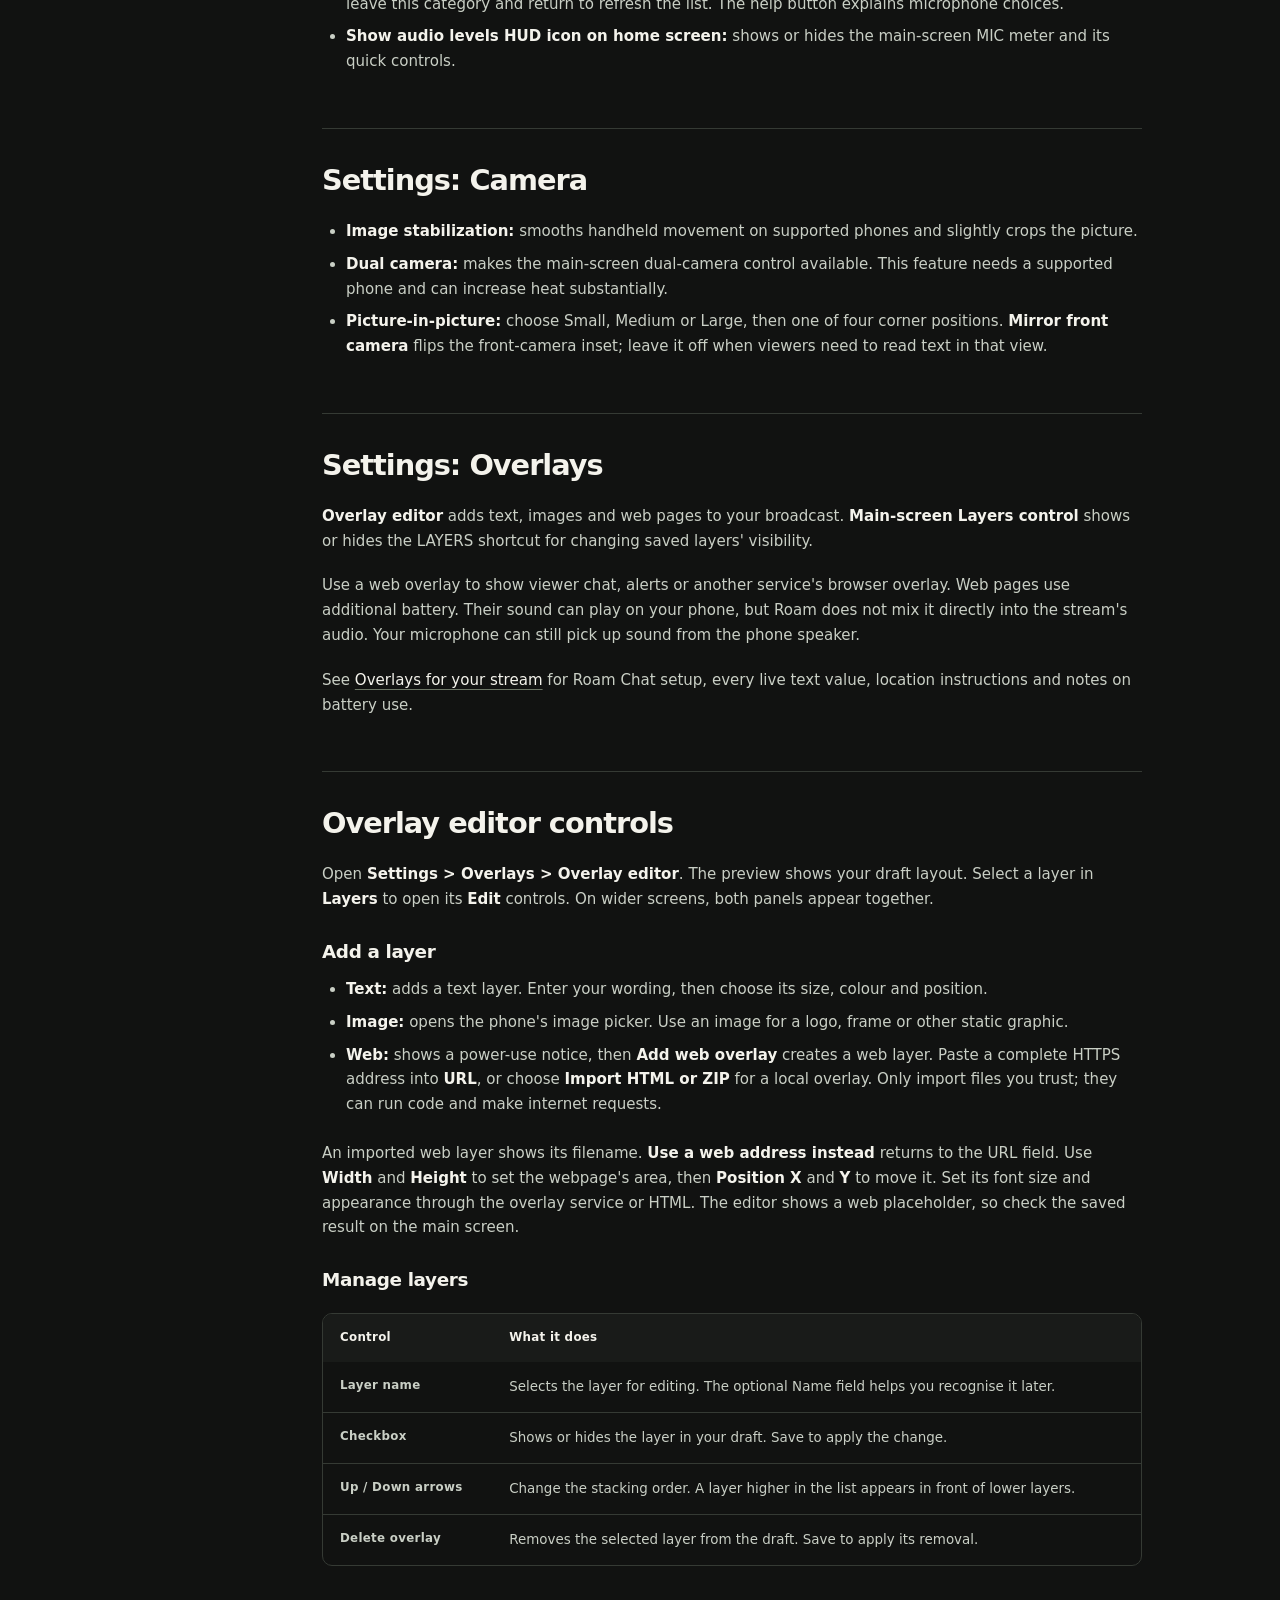
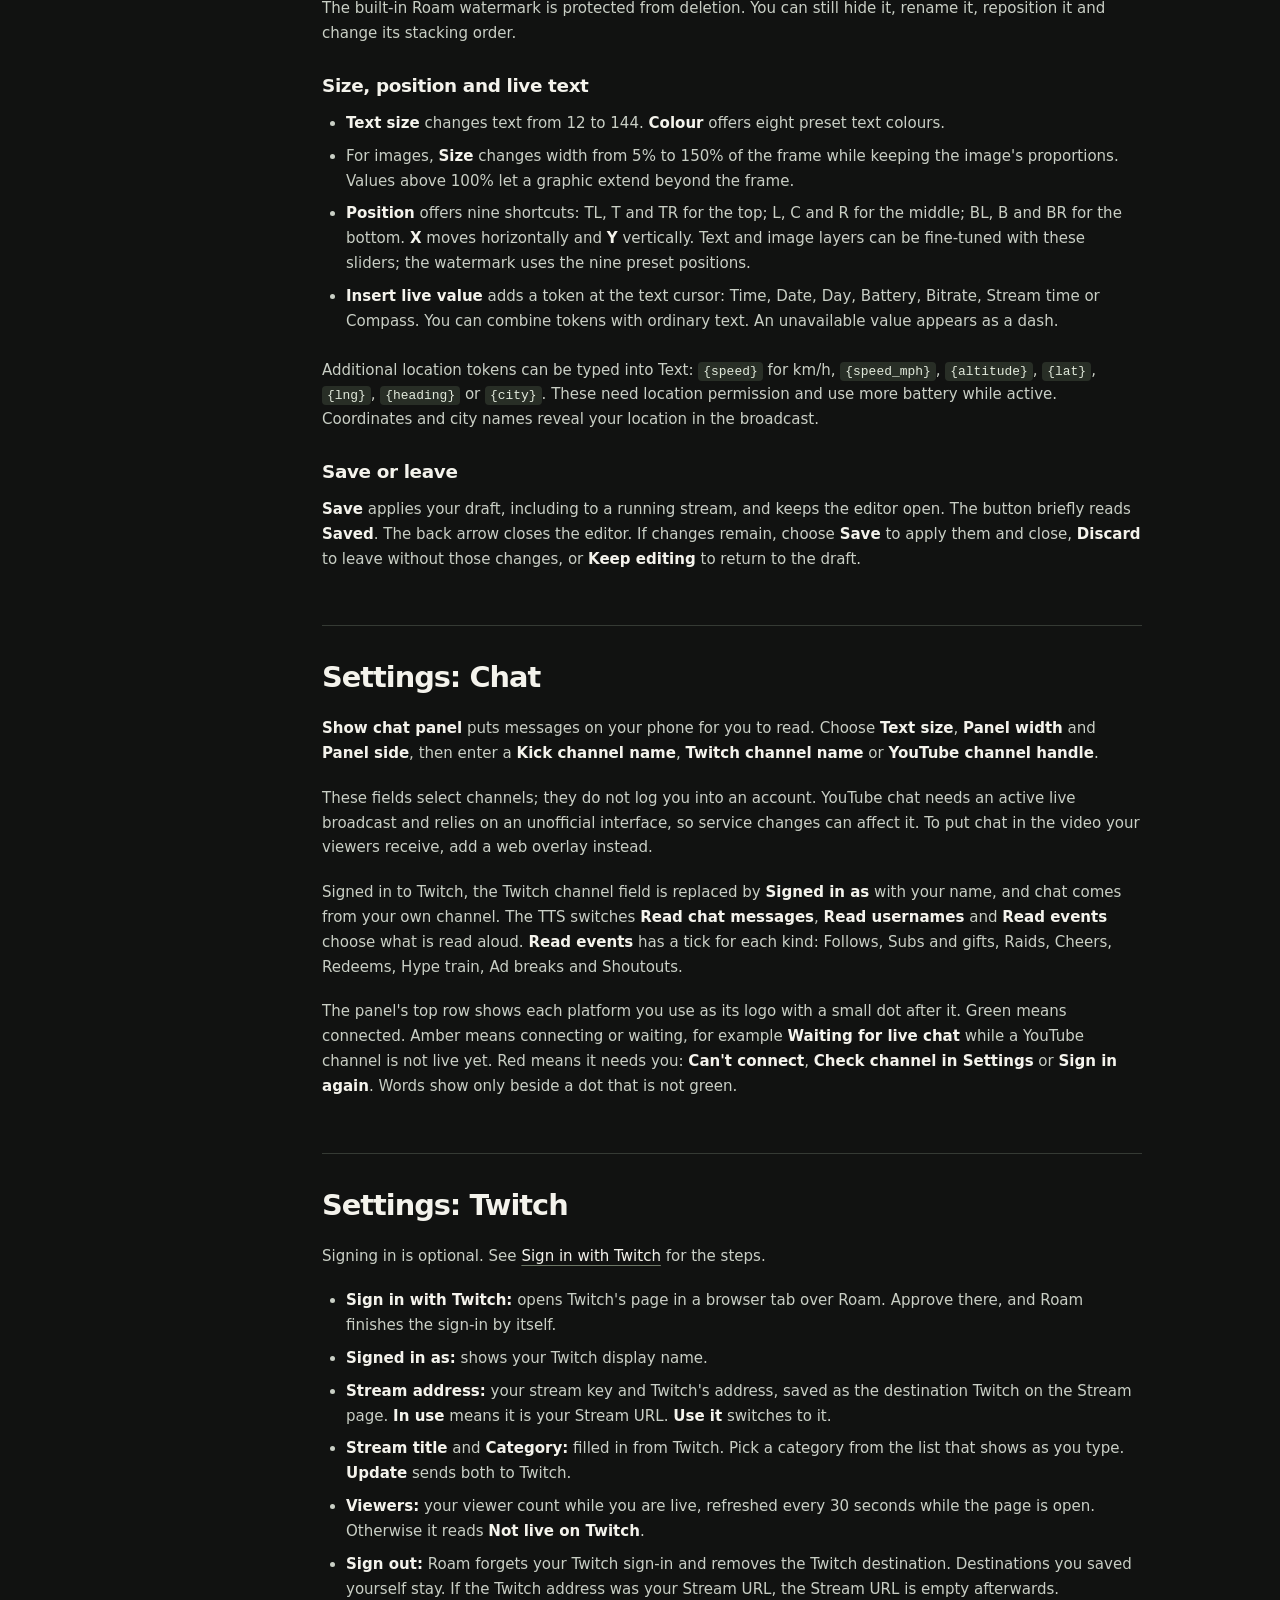
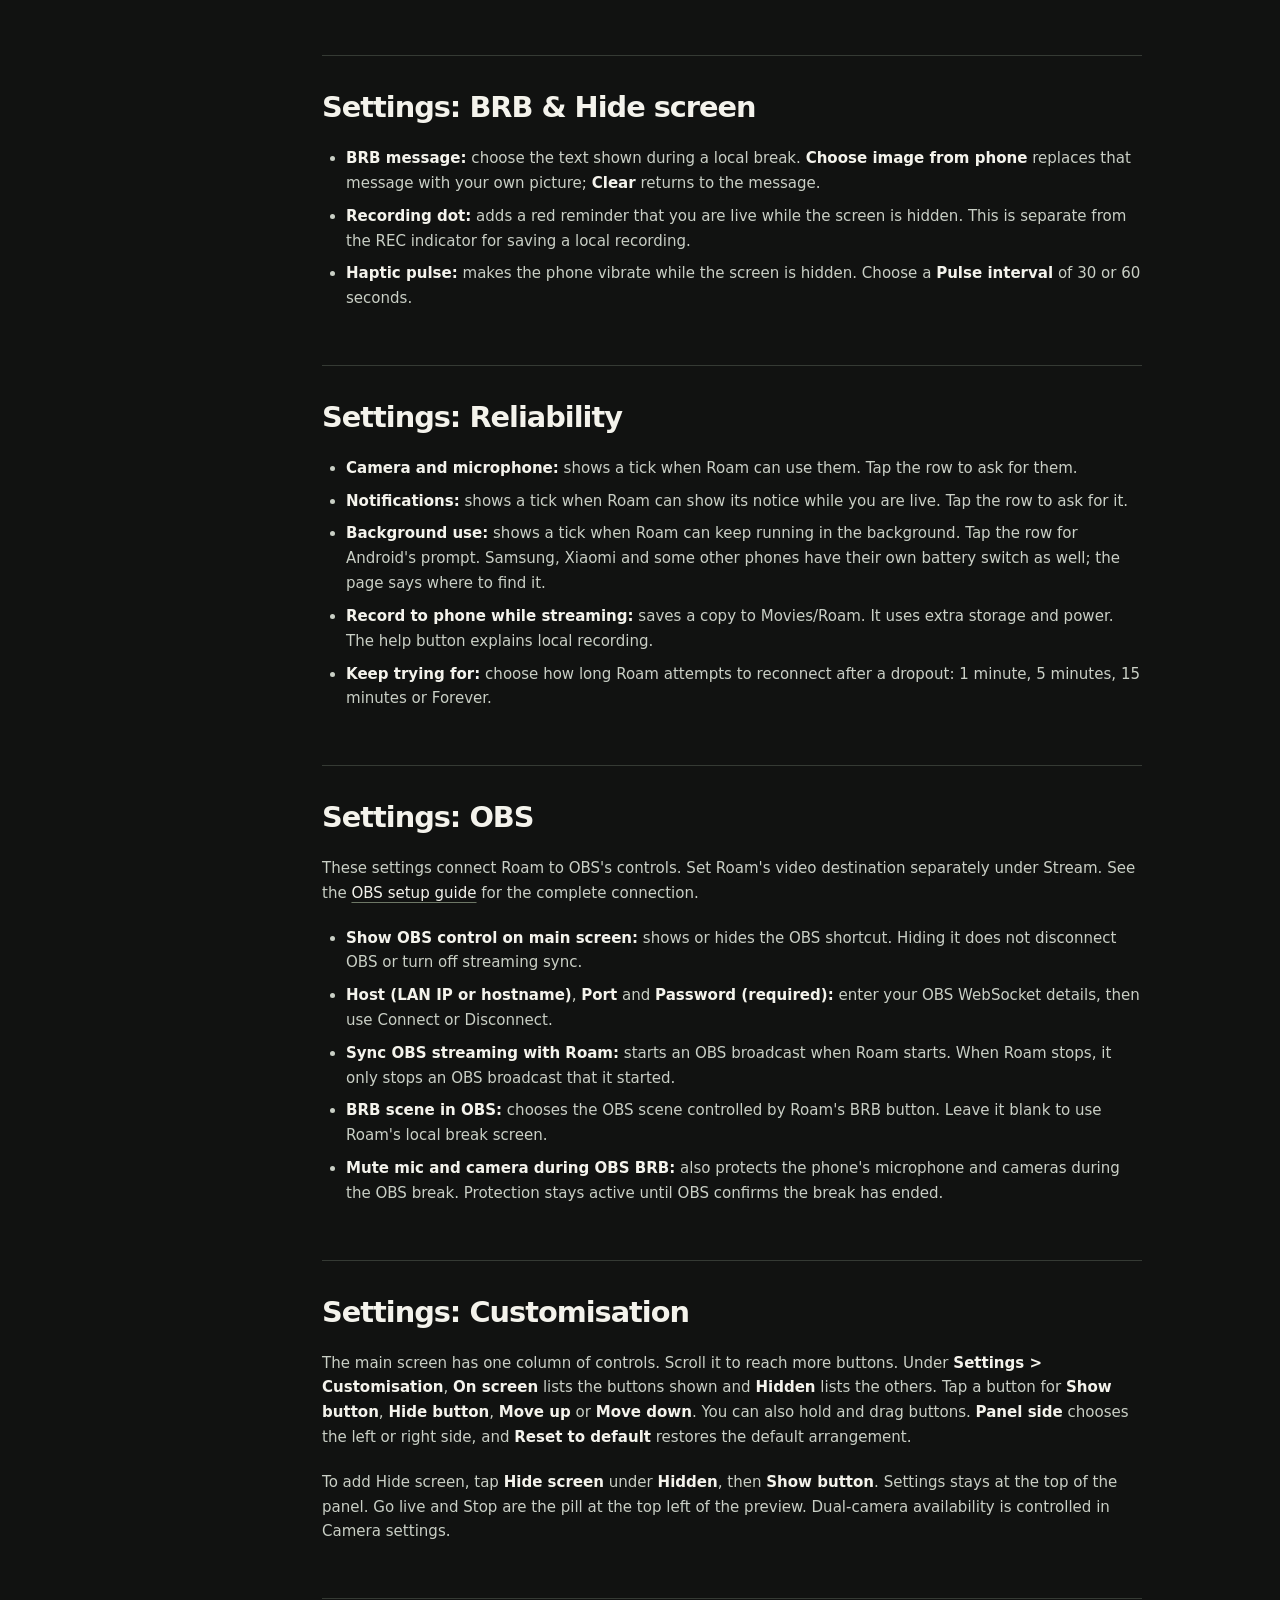
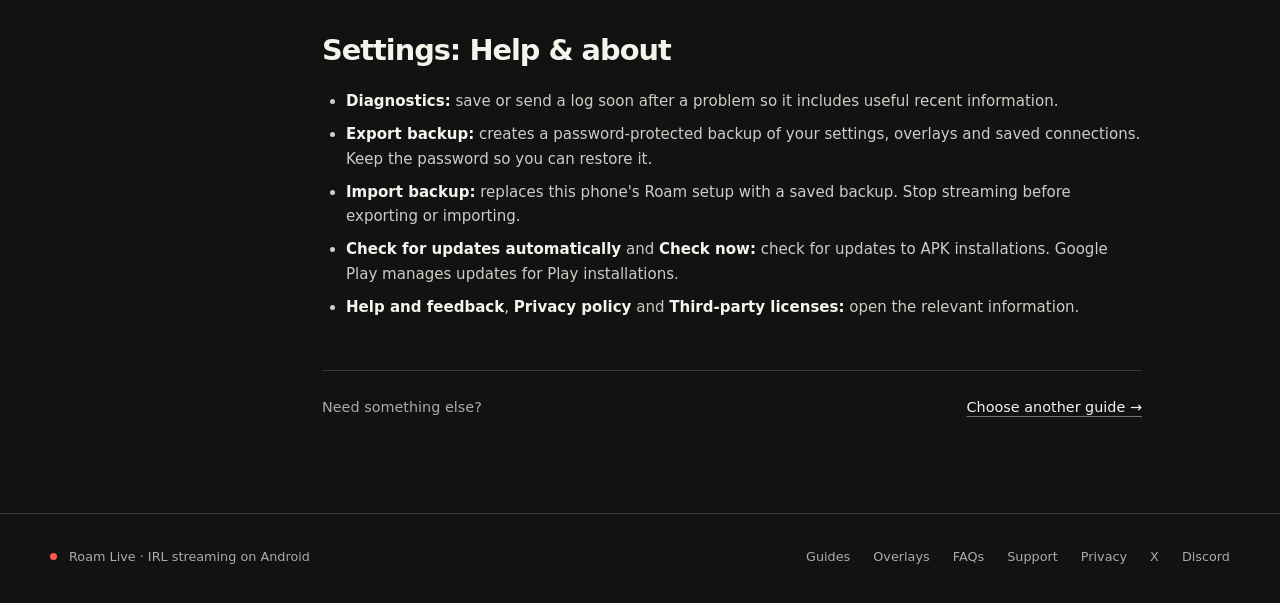
<file: guides/how-to-use/index.html>
<!doctype html>
<html lang="en"><head><meta charset="utf-8"><meta name="viewport" content="width=device-width,initial-scale=1"><meta name="theme-color" content="#111211"><title>Know your controls. | Roam Live</title><meta name="description" content="Learn the Roam Live buttons and settings: camera, microphone, quality, chat, overlays, BRB, Hide screen, recording and OBS controls."><link rel="canonical" href="https://roamlive.app/guides/how-to-use/"><link rel="icon" type="image/svg+xml" href="/assets/favicon.svg"><link rel="stylesheet" href="/style.css?v=efe008e86041"><meta property="og:type" content="website"><meta property="og:site_name" content="Roam Live"><meta property="og:title" content="Know your controls. | Roam Live"><meta property="og:description" content="Learn the Roam Live buttons and settings: camera, microphone, quality, chat, overlays, BRB, Hide screen, recording and OBS controls."><meta property="og:url" content="https://roamlive.app/guides/how-to-use/"><meta property="og:image" content="https://roamlive.app/assets/social-card.png"><meta property="og:image:width" content="1200"><meta property="og:image:height" content="630"><meta property="og:image:alt" content="Roam Live. IRL streaming on Android."><meta name="twitter:card" content="summary_large_image"><script type="application/ld+json">{"@context":"https://schema.org","@type":"BreadcrumbList","itemListElement":[{"@type":"ListItem","position":1,"name":"Roam Live","item":"https://roamlive.app/"},{"@type":"ListItem","position":2,"name":"Guides","item":"https://roamlive.app/guides/"},{"@type":"ListItem","position":3,"name":"Know your controls.","item":"https://roamlive.app/guides/how-to-use/"}]}</script><script src="/site.js" defer></script></head>
<body><a class="skip-link" href="#main-content">Skip to content</a><header class="site-header"><div class="wrap header-inner"><a class="brand" href="/" aria-label="Roam Live home"><img src="/assets/wordmark.png" width="659" height="230" alt="Roam Live"></a><nav class="site-nav" aria-label="Main navigation"><a href="/guides/" aria-current="page">Guides</a><a href="/overlays/">Overlays</a><a href="/faq/">FAQs</a><a href="/support/">Support</a><a class="nav-download" href="https://play.google.com/store/apps/details?id=dev.whitespc.roam">Get Roam <span aria-hidden="true">↗</span></a></nav></div></header><main id="main-content" class="wrap"><header class="page-head"><div class="breadcrumbs"><a href="/">Roam Live</a><span aria-hidden="true">/</span><a href="/guides/">Guides</a><span aria-hidden="true">/</span><span aria-current="page">App controls</span></div><p class="eyebrow">03 / App controls</p><h1>Know your controls.</h1><p class="lead">A practical reference for the camera screen and Settings. Button positions can change with your display size and toolbar choices.</p></header><div class="guide-layout"><aside class="page-toc" aria-label="On this page"><p>On this page</p><ol><li><a href="#first-stream">Before your first stream</a></li><li><a href="#main-controls">Main-screen controls</a></li><li><a href="#stream">Settings: Stream</a></li><li><a href="#quality">Settings: Video quality</a></li><li><a href="#audio">Settings: Audio</a></li><li><a href="#camera">Settings: Camera</a></li><li><a href="#overlays">Settings: Overlays</a></li><li><a href="#overlay-editor">Overlay editor controls</a></li><li><a href="#chat">Settings: Chat</a></li><li><a href="#twitch">Settings: Twitch</a></li><li><a href="#break">Settings: BRB &amp; Hide screen</a></li><li><a href="#reliability">Settings: Reliability</a></li><li><a href="#obs">Settings: OBS</a></li><li><a href="#customisation">Settings: Customisation</a></li><li><a href="#backup">Settings: Help &amp; about</a></li></ol><div class="toc-extra"><a href="/guides/">← All guides</a><a href="/support/">Still need a hand? →</a></div></aside><article class="prose"><p>The gear opens Settings. On the main screen, <strong>MIC</strong> opens microphone selection and gain, while the microphone icon mutes audio. <strong>LAYERS</strong> controls overlays included in your broadcast. The built-in chat panel is for you to read on the phone.</p>

<h2 id="first-stream">Before your first stream</h2>
<p>Set a destination in <strong>Settings &gt; Stream</strong>, choose a video quality preset and check your microphone. Return to the camera screen and hold the pill at the top left that reads <strong>Hold to go live</strong>. To end the stream, tap the pill, then <strong>Stop</strong>. For destination setup, follow the <a href="/guides/stream-to-platform/">direct streaming guide</a> or <a href="/guides/stream-to-obs/">OBS guide</a>.</p>

<h2 id="main-controls">Main-screen controls</h2>
<p>Some controls depend on your phone, settings or connection state. <strong>Settings &gt; Customisation</strong> changes which toolbar icons appear and their order.</p>
<div class="table-scroll" tabindex="0" role="region" aria-label="Scrollable reference table"><table>
    <thead><tr><th scope="col">Control</th><th scope="col">What it does</th></tr></thead>
    <tbody>
      <tr><th scope="row">Go live / Stop</th><td>The first pill at the top left of the preview shows Roam's stream status and starts and stops the stream. Before you go live it reads <strong>Hold to go live</strong>. Hold it for about a second while a fill sweeps across it. It then reads <strong>CONNECTING</strong>, then <strong>LIVE</strong> in red with the time and bitrate, or <strong>RECONNECTING</strong> after a drop. To stop, tap anywhere on the pill, then <strong>Stop</strong>. If a start fails, the pill goes back to <strong>Hold to go live</strong> and a banner under it says why. This is separate from OBS's broadcast status.</td></tr>
      <tr><th scope="row">MIC meter</th><td>Shows microphone activity. Tap it to choose a microphone and adjust input gain.</td></tr>
      <tr><th scope="row">Microphone mute</th><td>Mutes or unmutes Roam's microphone audio. If OBS BRB protection is active, it stays protected until OBS confirms the break has ended.</td></tr>
      <tr><th scope="row">Switch camera</th><td>Switches the main camera. With dual camera active, swaps the main and inset cameras.</td></tr>
      <tr><th scope="row">Torch</th><td>Turns the camera light on or off when available.</td></tr>
      <tr><th scope="row">Camera mute</th><td>Hides the camera picture, including the second-camera inset. Overlays remain visible. Use microphone mute separately if you also want silence.</td></tr>
      <tr><th scope="row">Dual camera / PiP</th><td>Shows or hides a second-camera inset on supported phones. Enable Dual camera in Camera settings to make the control available. Running two cameras uses more power and generates more heat.</td></tr>
      <tr><th scope="row">BRB</th><td>Shows your break message or image with audio muted. If connected to OBS with a BRB scene configured, switches to that scene instead. Optional OBS BRB protection also hides Roam's cameras and mutes its microphone.</td></tr>
      <tr><th scope="row">Hide screen</th><td>Blacks out the phone display while the stream continues. A reminder of how to get back shows first, for about eight seconds, and again after each touch. Touch and hold anywhere on the screen for about two seconds to return. Older versions called it Stealth. Hidden by default. Show its button under Settings &gt; Customisation.</td></tr>
      <tr><th scope="row">LAYERS</th><td>Opens visibility controls for existing overlays. Choose which layers to show, then tap Apply. Cancel leaves them unchanged.</td></tr>
      <tr><th scope="row">Mark</th><td>Puts a marker on your live Twitch stream, so you can find the moment later in Twitch's Highlighter. Needs the Twitch sign-in. Hidden until you show it under Settings &gt; Customisation.</td></tr>
      <tr><th scope="row">OBS / OBS LIVE</th><td>Opens OBS connection or broadcast controls. When connected, choose a scene, view the program preview, hold to start the OBS broadcast or tap to stop it. An OBS connection alone does not mean OBS is broadcasting.</td></tr>
      <tr><th scope="row">Phone status</th><td>Opens available battery, temperature and other device details.</td></tr>
      <tr><th scope="row">Network status</th><td>Opens connection and stream-health details.</td></tr>
      <tr><th scope="row">REC</th><td>Indicates that a local recording is active.</td></tr>
      <tr><th scope="row">Settings</th><td>The gear opens the Settings categories below. It remains available when other toolbar icons are hidden or reordered.</td></tr>
    </tbody>
  </table></div>
<p>Tap an uncovered part of the camera preview to focus. Pinch to zoom. The second-camera inset helps you check your framing; choose its corner in Camera settings.</p>

<h2 id="stream">Settings: Stream</h2>
<ul>
  <li><strong>Stream URL:</strong> enter the full destination supplied by your streaming service or receiver. The help button explains the field.</li>
  <li><strong>Save current URL:</strong> name the current destination for reuse. Tap a saved destination to select it, or its remove button to delete it.</li>
</ul>
<p>Stop streaming before changing the active destination.</p>

<h2 id="quality">Settings: Video quality</h2>
<p>Choose a preset before going live. Higher quality needs more upload capacity and can use more power. <strong>Auto bitrate</strong> reduces the video target when the connection struggles and raises it again as the connection recovers.</p>
<p>While live, <strong>Live output</strong> shows the current sent bitrate. This includes audio and transport overhead, so it can differ from the selected video target.</p>

<h2 id="audio">Settings: Audio</h2>
<ul>
  <li><strong>Microphone check:</strong> speak and watch the meter. Bluetooth microphone levels appear once you are live.</li>
  <li><strong>Input gain:</strong> use the slider to adjust microphone level. Lower it if loud speech sounds distorted.</li>
  <li><strong>Microphone:</strong> select <strong>Default (system choice)</strong> or an available device. After plugging in a microphone, leave this category and return to refresh the list. The help button explains microphone choices.</li>
  <li><strong>Show audio levels HUD icon on home screen:</strong> shows or hides the main-screen MIC meter and its quick controls.</li>
</ul>

<h2 id="camera">Settings: Camera</h2>
<ul>
  <li><strong>Image stabilization:</strong> smooths handheld movement on supported phones and slightly crops the picture.</li>
  <li><strong>Dual camera:</strong> makes the main-screen dual-camera control available. This feature needs a supported phone and can increase heat substantially.</li>
  <li><strong>Picture-in-picture:</strong> choose Small, Medium or Large, then one of four corner positions. <strong>Mirror front camera</strong> flips the front-camera inset; leave it off when viewers need to read text in that view.</li>
</ul>

<h2 id="overlays">Settings: Overlays</h2>
<p><strong>Overlay editor</strong> adds text, images and web pages to your broadcast. <strong>Main-screen Layers control</strong> shows or hides the LAYERS shortcut for changing saved layers' visibility.</p>
<p>Use a web overlay to show viewer chat, alerts or another service's browser overlay. Web pages use additional battery. Their sound can play on your phone, but Roam does not mix it directly into the stream's audio. Your microphone can still pick up sound from the phone speaker.</p>

<p>See <a href="/overlays/">Overlays for your stream</a> for Roam Chat setup, every live text value, location instructions and notes on battery use.</p>

<h2 id="overlay-editor">Overlay editor controls</h2>
<p>Open <strong>Settings &gt; Overlays &gt; Overlay editor</strong>. The preview shows your draft layout. Select a layer in <strong>Layers</strong> to open its <strong>Edit</strong> controls. On wider screens, both panels appear together.</p>

<h3>Add a layer</h3>
<ul>
  <li><strong>Text:</strong> adds a text layer. Enter your wording, then choose its size, colour and position.</li>
  <li><strong>Image:</strong> opens the phone's image picker. Use an image for a logo, frame or other static graphic.</li>
  <li><strong>Web:</strong> shows a power-use notice, then <strong>Add web overlay</strong> creates a web layer. Paste a complete HTTPS address into <strong>URL</strong>, or choose <strong>Import HTML or ZIP</strong> for a local overlay. Only import files you trust; they can run code and make internet requests.</li>
</ul>
<p>An imported web layer shows its filename. <strong>Use a web address instead</strong> returns to the URL field. Use <strong>Width</strong> and <strong>Height</strong> to set the webpage's area, then <strong>Position X</strong> and <strong>Y</strong> to move it. Set its font size and appearance through the overlay service or HTML. The editor shows a web placeholder, so check the saved result on the main screen.</p>

<h3>Manage layers</h3>
<div class="table-scroll" tabindex="0" role="region" aria-label="Scrollable reference table"><table>
    <thead><tr><th scope="col">Control</th><th scope="col">What it does</th></tr></thead>
    <tbody>
      <tr><th scope="row">Layer name</th><td>Selects the layer for editing. The optional Name field helps you recognise it later.</td></tr>
      <tr><th scope="row">Checkbox</th><td>Shows or hides the layer in your draft. Save to apply the change.</td></tr>
      <tr><th scope="row">Up / Down arrows</th><td>Change the stacking order. A layer higher in the list appears in front of lower layers.</td></tr>
      <tr><th scope="row">Delete overlay</th><td>Removes the selected layer from the draft. Save to apply its removal.</td></tr>
    </tbody>
  </table></div>
<p>The built-in Roam watermark is protected from deletion. You can still hide it, rename it, reposition it and change its stacking order.</p>

<h3>Size, position and live text</h3>
<ul>
  <li><strong>Text size</strong> changes text from 12 to 144. <strong>Colour</strong> offers eight preset text colours.</li>
  <li>For images, <strong>Size</strong> changes width from 5% to 150% of the frame while keeping the image's proportions. Values above 100% let a graphic extend beyond the frame.</li>
  <li><strong>Position</strong> offers nine shortcuts: TL, T and TR for the top; L, C and R for the middle; BL, B and BR for the bottom. <strong>X</strong> moves horizontally and <strong>Y</strong> vertically. Text and image layers can be fine-tuned with these sliders; the watermark uses the nine preset positions.</li>
  <li><strong>Insert live value</strong> adds a token at the text cursor: Time, Date, Day, Battery, Bitrate, Stream time or Compass. You can combine tokens with ordinary text. An unavailable value appears as a dash.</li>
</ul>
<p>Additional location tokens can be typed into Text: <code>{speed}</code> for km/h, <code>{speed_mph}</code>, <code>{altitude}</code>, <code>{lat}</code>, <code>{lng}</code>, <code>{heading}</code> or <code>{city}</code>. These need location permission and use more battery while active. Coordinates and city names reveal your location in the broadcast.</p>

<h3>Save or leave</h3>
<p><strong>Save</strong> applies your draft, including to a running stream, and keeps the editor open. The button briefly reads <strong>Saved</strong>. The back arrow closes the editor. If changes remain, choose <strong>Save</strong> to apply them and close, <strong>Discard</strong> to leave without those changes, or <strong>Keep editing</strong> to return to the draft.</p>

<h2 id="chat">Settings: Chat</h2>
<p><strong>Show chat panel</strong> puts messages on your phone for you to read. Choose <strong>Text size</strong>, <strong>Panel width</strong> and <strong>Panel side</strong>, then enter a <strong>Kick channel name</strong>, <strong>Twitch channel name</strong> or <strong>YouTube channel handle</strong>.</p>
<p>These fields select channels; they do not log you into an account. YouTube chat needs an active live broadcast and relies on an unofficial interface, so service changes can affect it. To put chat in the video your viewers receive, add a web overlay instead.</p>
<p>Signed in to Twitch, the Twitch channel field is replaced by <strong>Signed in as</strong> with your name, and chat comes from your own channel. The TTS switches <strong>Read chat messages</strong>, <strong>Read usernames</strong> and <strong>Read events</strong> choose what is read aloud. <strong>Read events</strong> has a tick for each kind: Follows, Subs and gifts, Raids, Cheers, Redeems, Hype train, Ad breaks and Shoutouts.</p>
<p>The panel's top row shows each platform you use as its logo with a small dot after it. Green means connected. Amber means connecting or waiting, for example <strong>Waiting for live chat</strong> while a YouTube channel is not live yet. Red means it needs you: <strong>Can't connect</strong>, <strong>Check channel in Settings</strong> or <strong>Sign in again</strong>. Words show only beside a dot that is not green.</p>

<h2 id="twitch">Settings: Twitch</h2>
<p>Signing in is optional. See <a href="/guides/twitch/">Sign in with Twitch</a> for the steps.</p>
<ul>
  <li><strong>Sign in with Twitch:</strong> opens Twitch's page in a browser tab over Roam. Approve there, and Roam finishes the sign-in by itself.</li>
  <li><strong>Signed in as:</strong> shows your Twitch display name.</li>
  <li><strong>Stream address:</strong> your stream key and Twitch's address, saved as the destination Twitch on the Stream page. <strong>In use</strong> means it is your Stream URL. <strong>Use it</strong> switches to it.</li>
  <li><strong>Stream title</strong> and <strong>Category:</strong> filled in from Twitch. Pick a category from the list that shows as you type. <strong>Update</strong> sends both to Twitch.</li>
  <li><strong>Viewers:</strong> your viewer count while you are live, refreshed every 30 seconds while the page is open. Otherwise it reads <strong>Not live on Twitch</strong>.</li>
  <li><strong>Sign out:</strong> Roam forgets your Twitch sign-in and removes the Twitch destination. Destinations you saved yourself stay. If the Twitch address was your Stream URL, the Stream URL is empty afterwards.</li>
</ul>

<h2 id="break">Settings: BRB &amp; Hide screen</h2>
<ul>
  <li><strong>BRB message:</strong> choose the text shown during a local break. <strong>Choose image from phone</strong> replaces that message with your own picture; <strong>Clear</strong> returns to the message.</li>
  <li><strong>Recording dot:</strong> adds a red reminder that you are live while the screen is hidden. This is separate from the REC indicator for saving a local recording.</li>
  <li><strong>Haptic pulse:</strong> makes the phone vibrate while the screen is hidden. Choose a <strong>Pulse interval</strong> of 30 or 60 seconds.</li>
</ul>

<h2 id="reliability">Settings: Reliability</h2>
<ul>
  <li><strong>Camera and microphone:</strong> shows a tick when Roam can use them. Tap the row to ask for them.</li>
  <li><strong>Notifications:</strong> shows a tick when Roam can show its notice while you are live. Tap the row to ask for it.</li>
  <li><strong>Background use:</strong> shows a tick when Roam can keep running in the background. Tap the row for Android's prompt. Samsung, Xiaomi and some other phones have their own battery switch as well; the page says where to find it.</li>
  <li><strong>Record to phone while streaming:</strong> saves a copy to Movies/Roam. It uses extra storage and power. The help button explains local recording.</li>
  <li><strong>Keep trying for:</strong> choose how long Roam attempts to reconnect after a dropout: 1 minute, 5 minutes, 15 minutes or Forever.</li>
</ul>

<h2 id="obs">Settings: OBS</h2>
<p>These settings connect Roam to OBS's controls. Set Roam's video destination separately under Stream. See the <a href="/guides/stream-to-obs/">OBS setup guide</a> for the complete connection.</p>
<ul>
  <li><strong>Show OBS control on main screen:</strong> shows or hides the OBS shortcut. Hiding it does not disconnect OBS or turn off streaming sync.</li>
  <li><strong>Host (LAN IP or hostname)</strong>, <strong>Port</strong> and <strong>Password (required):</strong> enter your OBS WebSocket details, then use Connect or Disconnect.</li>
  <li><strong>Sync OBS streaming with Roam:</strong> starts an OBS broadcast when Roam starts. When Roam stops, it only stops an OBS broadcast that it started.</li>
  <li><strong>BRB scene in OBS:</strong> chooses the OBS scene controlled by Roam's BRB button. Leave it blank to use Roam's local break screen.</li>
  <li><strong>Mute mic and camera during OBS BRB:</strong> also protects the phone's microphone and cameras during the OBS break. Protection stays active until OBS confirms the break has ended.</li>
</ul>

<h2 id="customisation">Settings: Customisation</h2>
<p>The main screen has one column of controls. Scroll it to reach more buttons. Under <strong>Settings &gt; Customisation</strong>, <strong>On screen</strong> lists the buttons shown and <strong>Hidden</strong> lists the others. Tap a button for <strong>Show button</strong>, <strong>Hide button</strong>, <strong>Move up</strong> or <strong>Move down</strong>. You can also hold and drag buttons. <strong>Panel side</strong> chooses the left or right side, and <strong>Reset to default</strong> restores the default arrangement.</p>
<p>To add Hide screen, tap <strong>Hide screen</strong> under <strong>Hidden</strong>, then <strong>Show button</strong>. Settings stays at the top of the panel. Go live and Stop are the pill at the top left of the preview. Dual-camera availability is controlled in Camera settings.</p>

<h2 id="backup">Settings: Help &amp; about</h2>
<ul>
  <li><strong>Diagnostics:</strong> save or send a log soon after a problem so it includes useful recent information.</li>
  <li><strong>Export backup:</strong> creates a password-protected backup of your settings, overlays and saved connections. Keep the password so you can restore it.</li>
  <li><strong>Import backup:</strong> replaces this phone's Roam setup with a saved backup. Stop streaming before exporting or importing.</li>
  <li><strong>Check for updates automatically</strong> and <strong>Check now:</strong> check for updates to APK installations. Google Play manages updates for Play installations.</li>
  <li><strong>Help and feedback</strong>, <strong>Privacy policy</strong> and <strong>Third-party licenses:</strong> open the relevant information.</li>
</ul>
<div class="next-guide"><p>Need something else?</p><a href="/guides/">Choose another guide <span aria-hidden="true">→</span></a></div></article></div></main><footer class="site-footer"><div class="wrap footer-inner"><div class="footer-brand"><span class="live-dot" aria-hidden="true"></span><span>Roam Live · IRL streaming on Android</span></div><nav class="footer-links" aria-label="Footer navigation"><a href="/guides/">Guides</a><a href="/overlays/">Overlays</a><a href="/faq/">FAQs</a><a href="/support/">Support</a><a id="privacy-title" href="/privacy/">Privacy</a><a href="https://x.com/RoamLiveapp">X</a><a href="https://discord.com/invite/fCzGX3dMp">Discord</a></nav></div></footer></body></html>
</file>
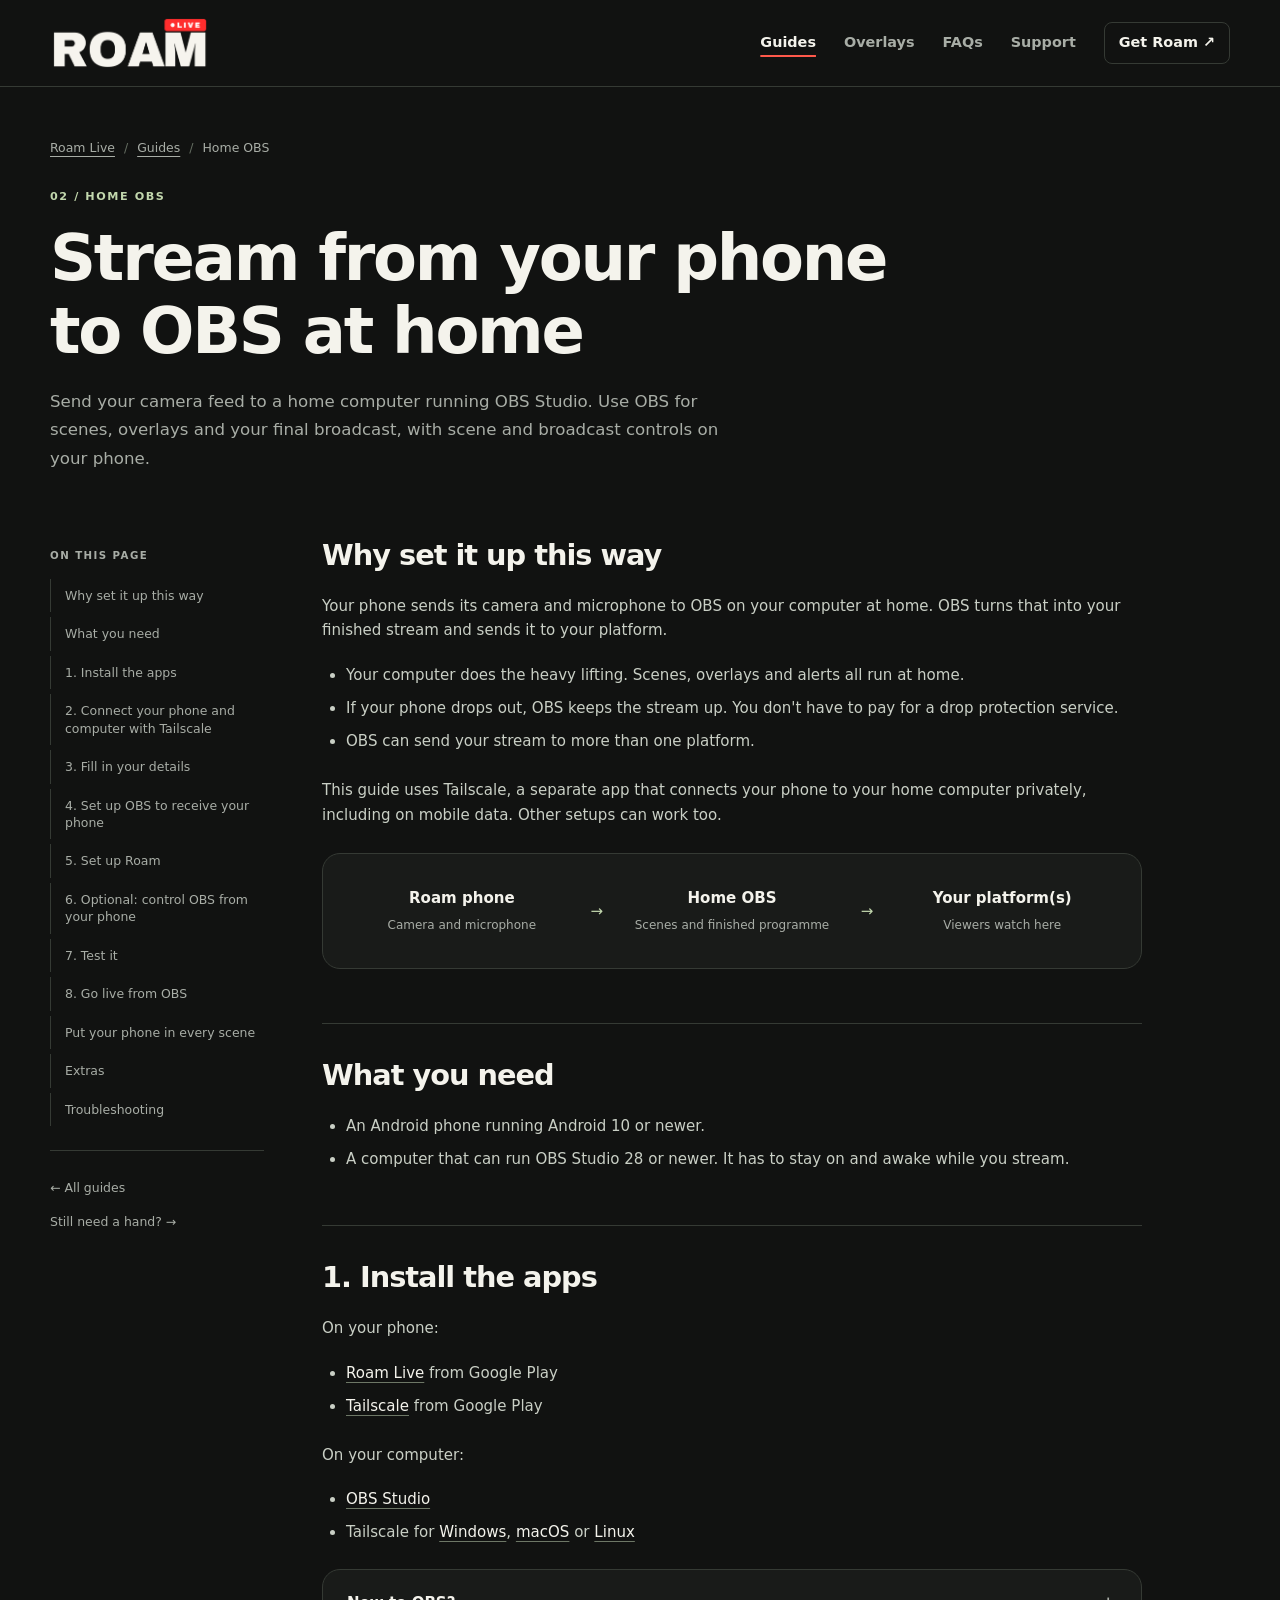
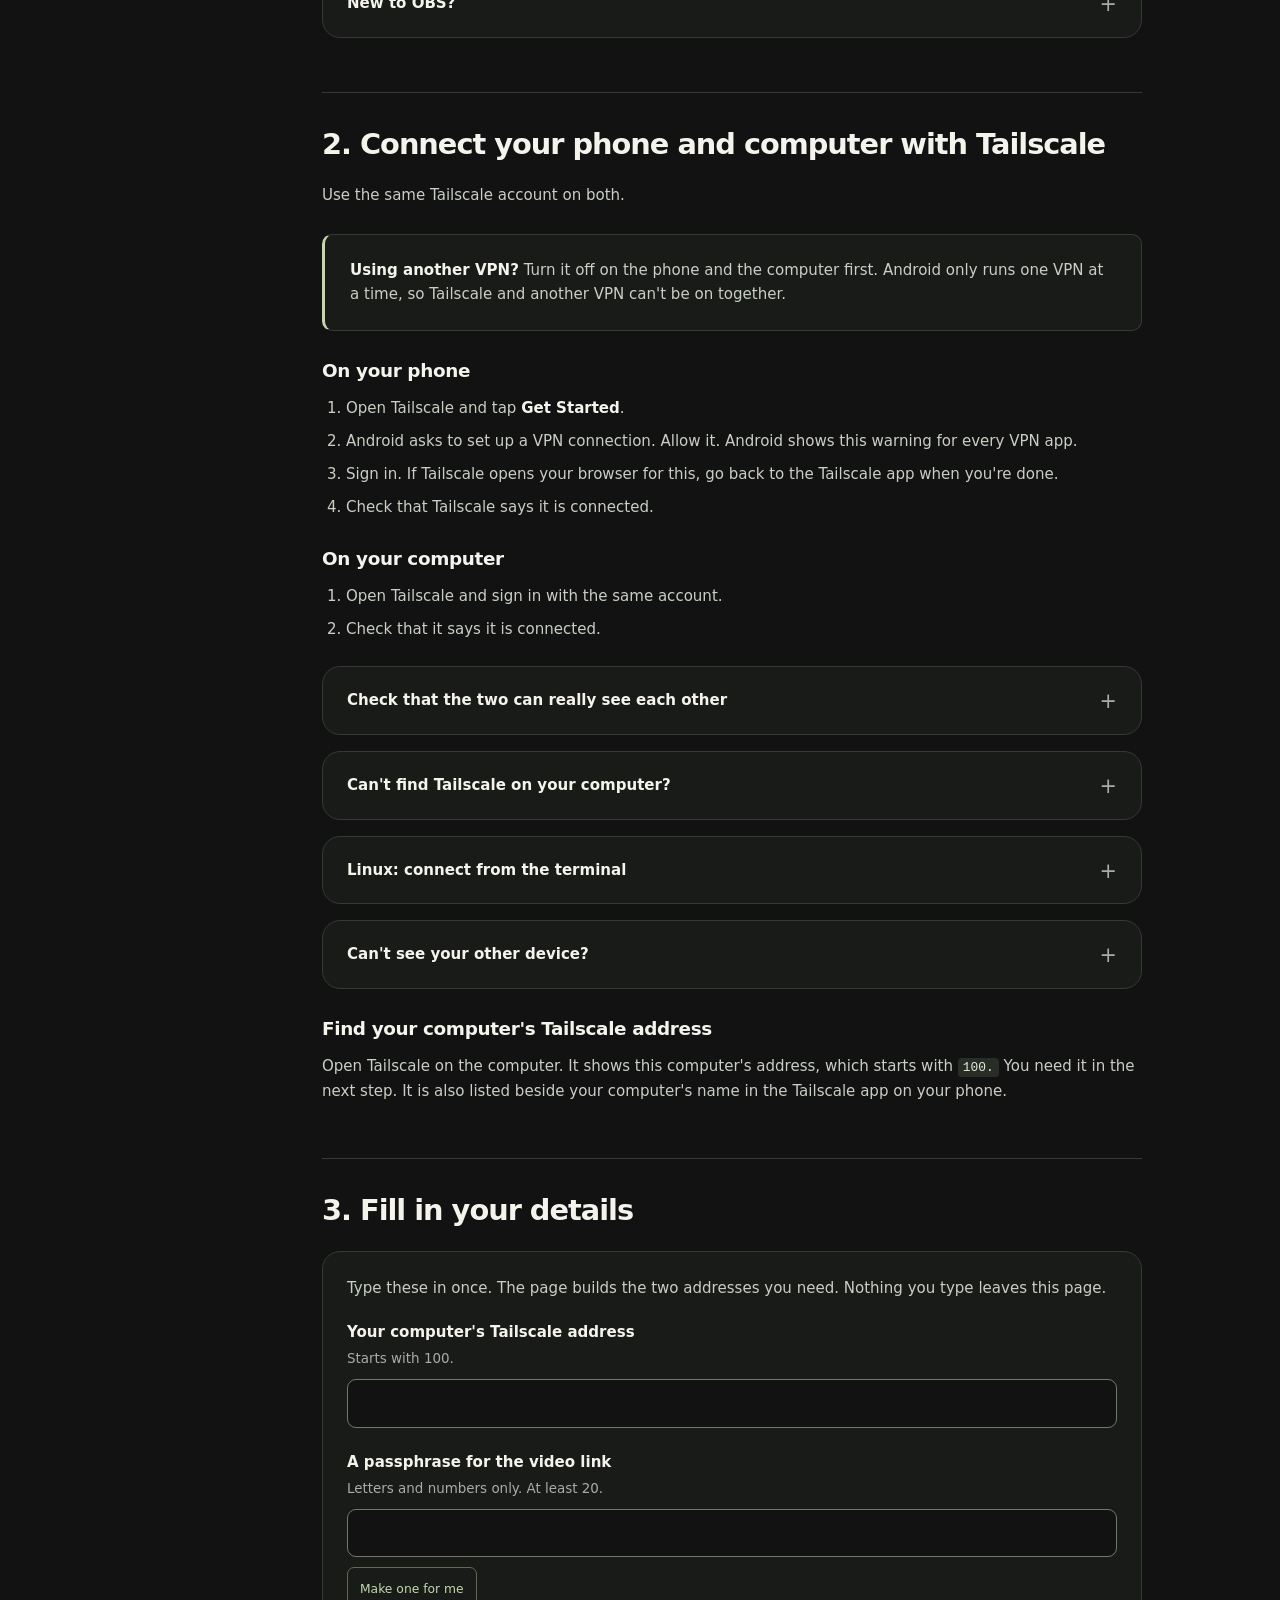
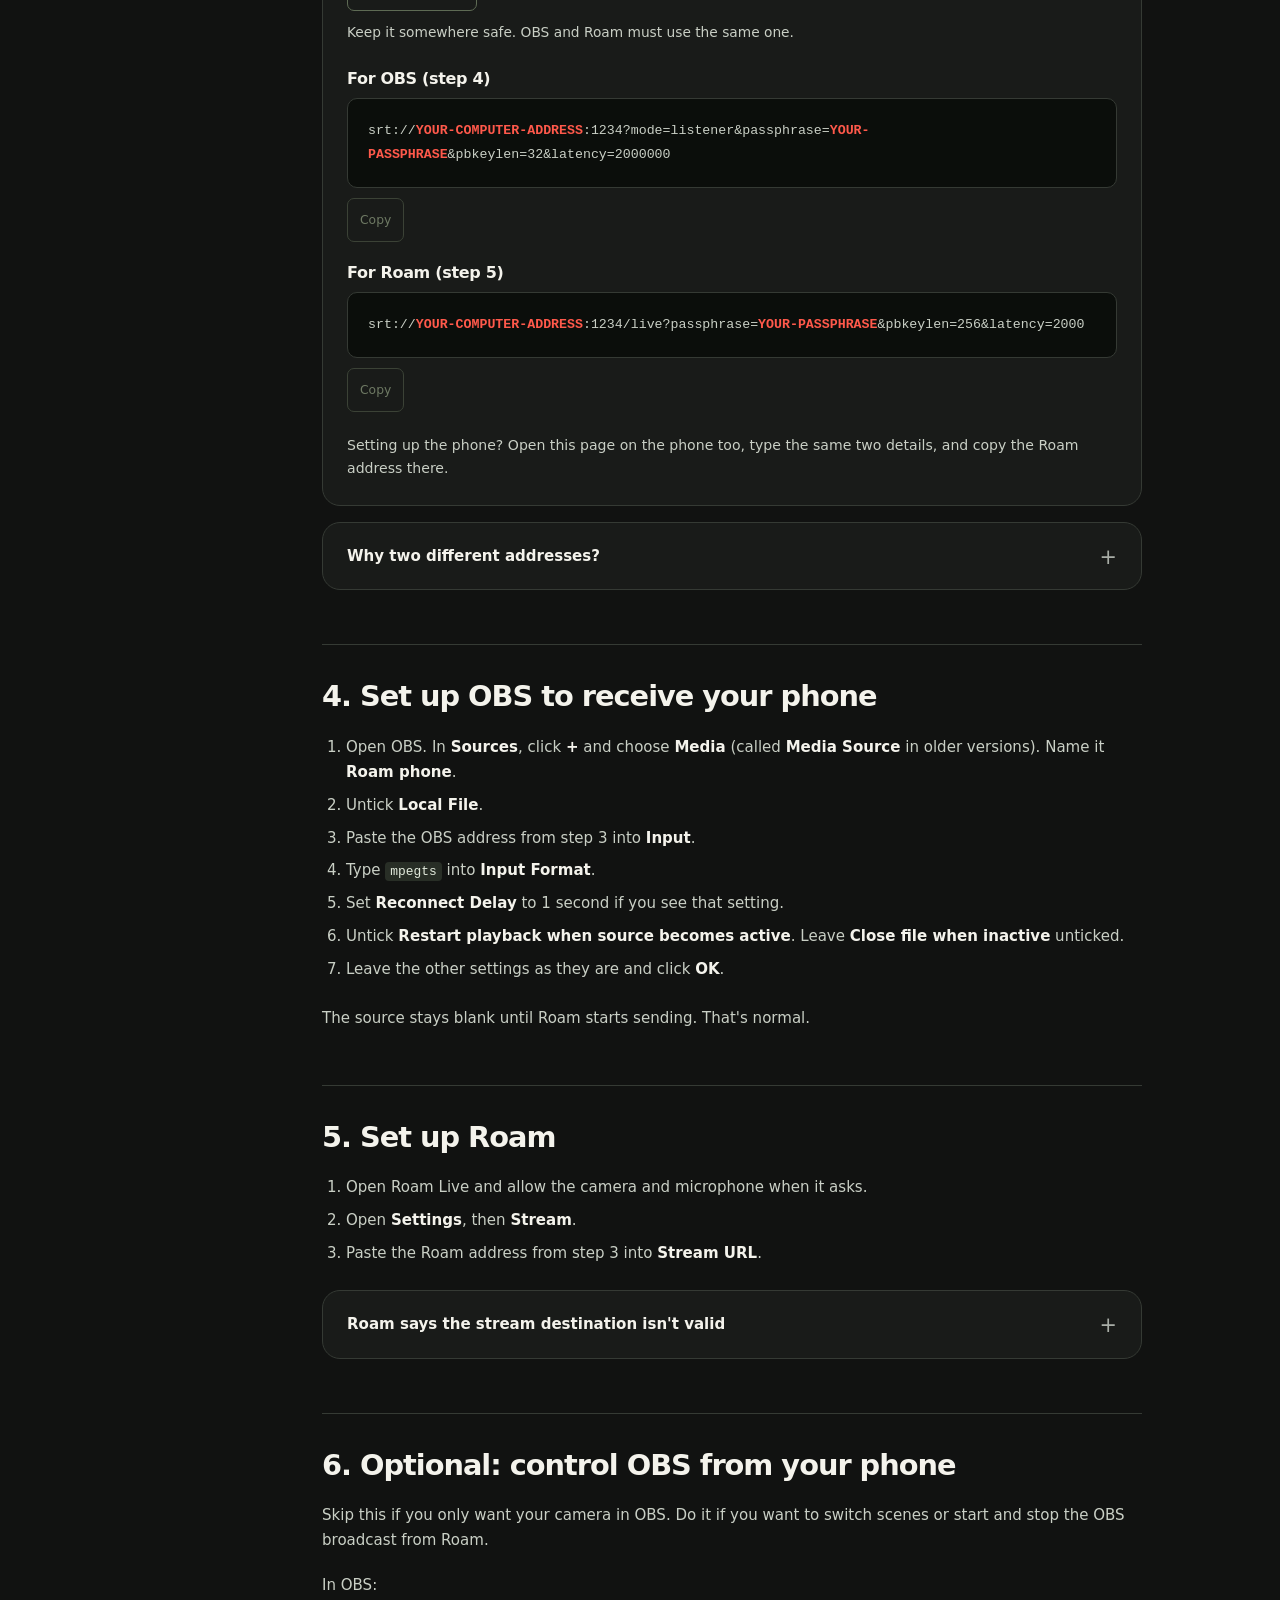
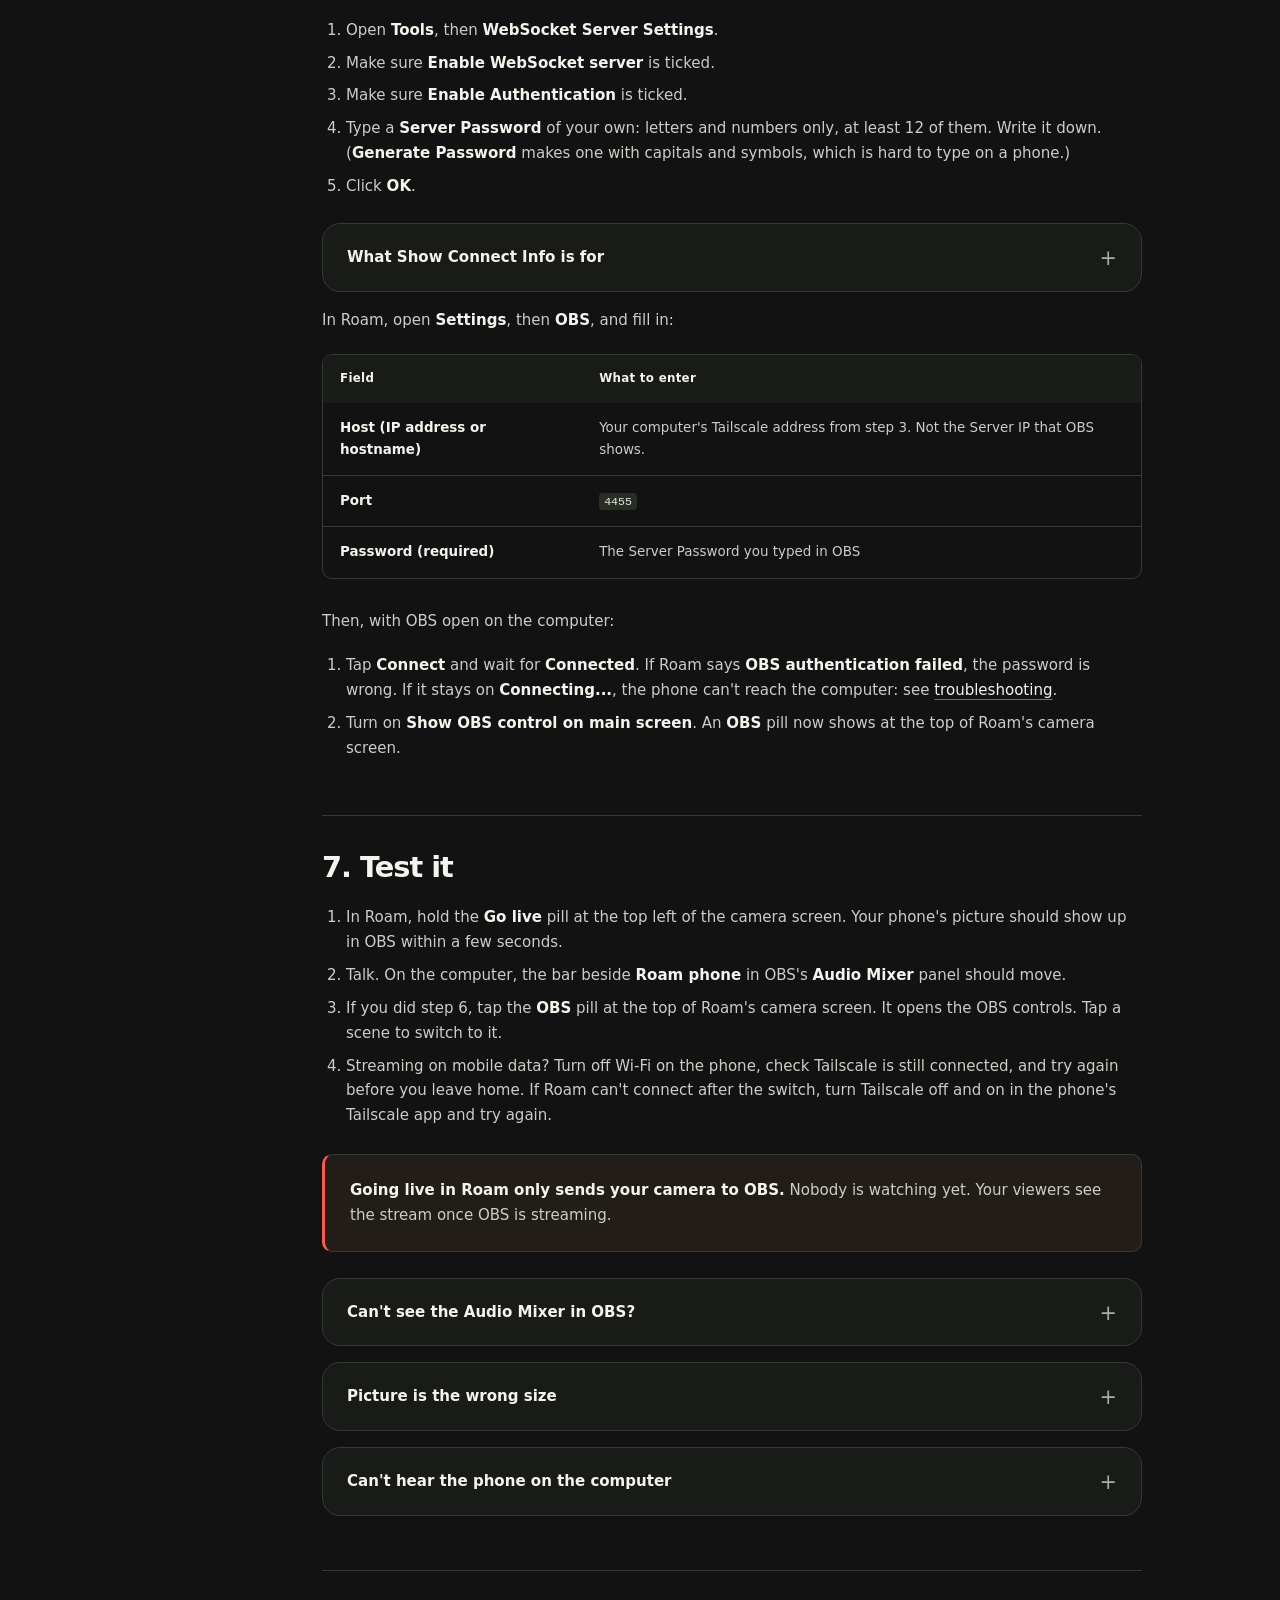
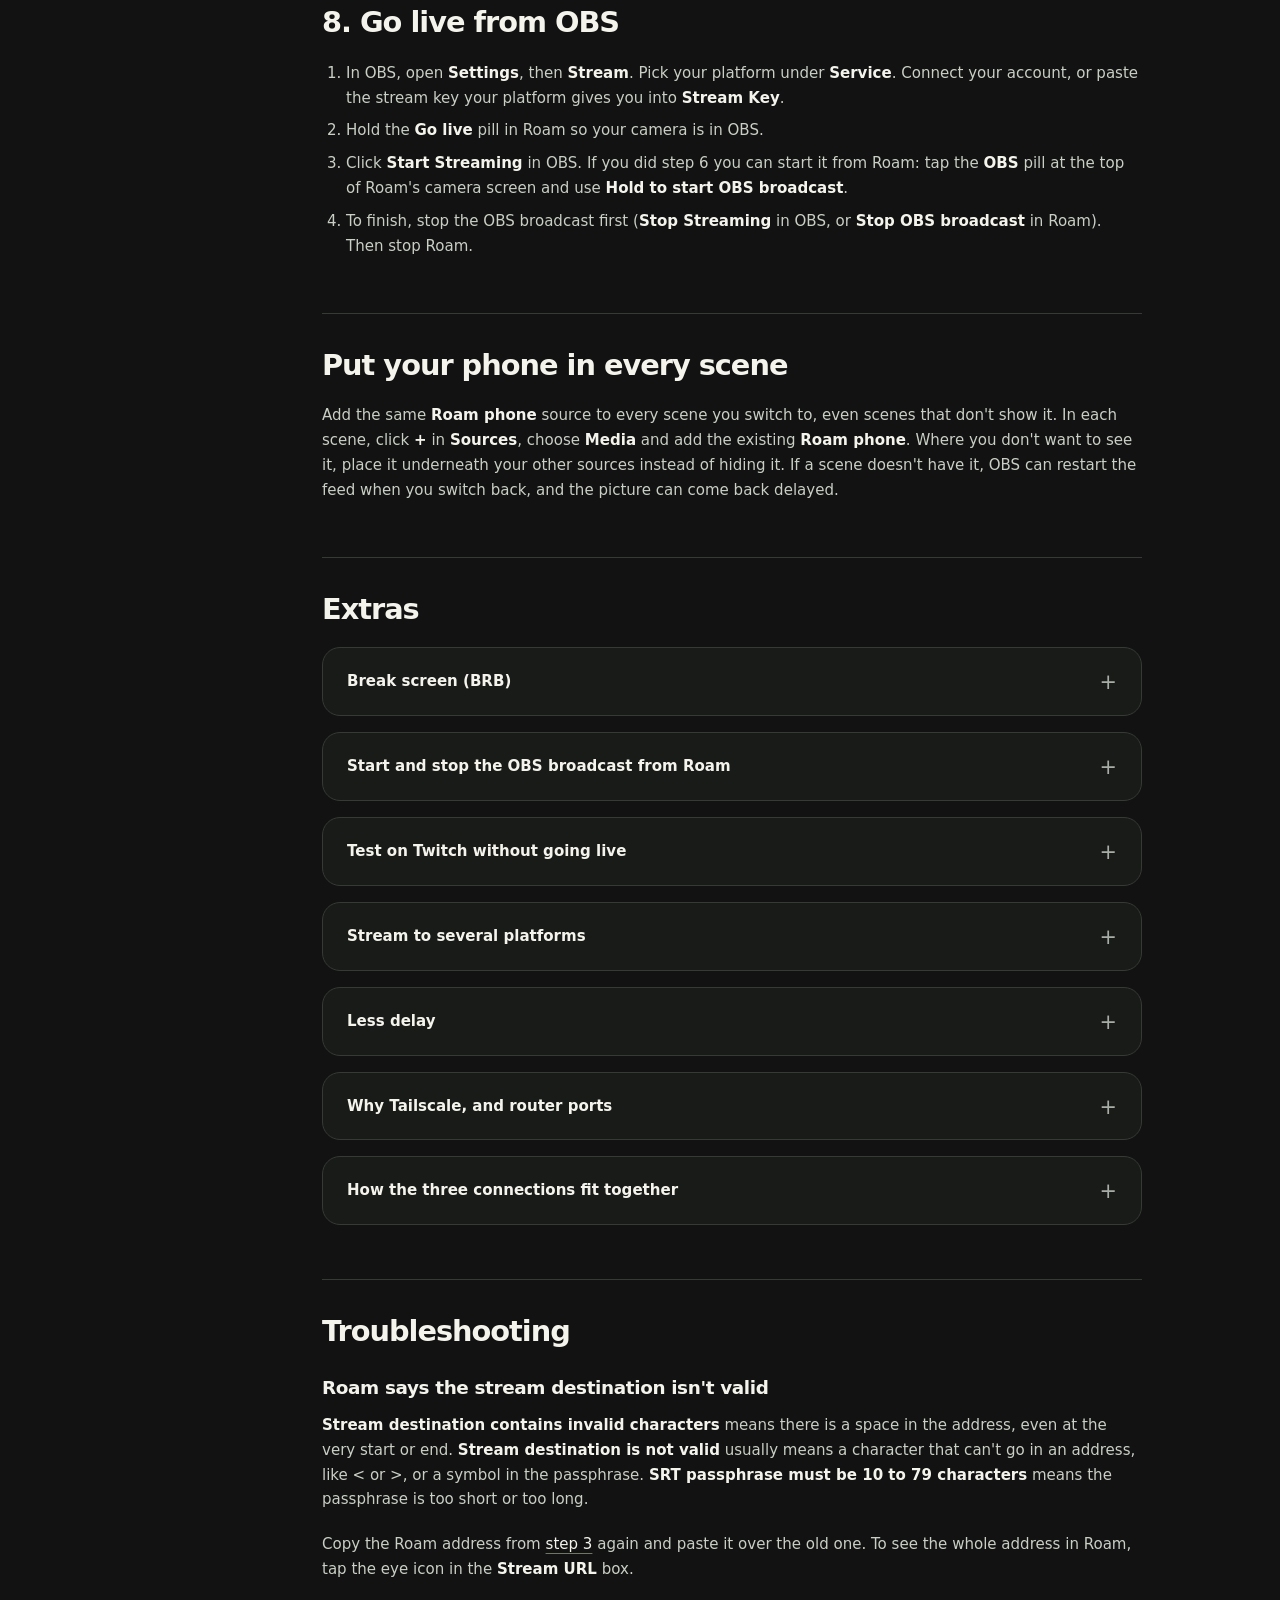
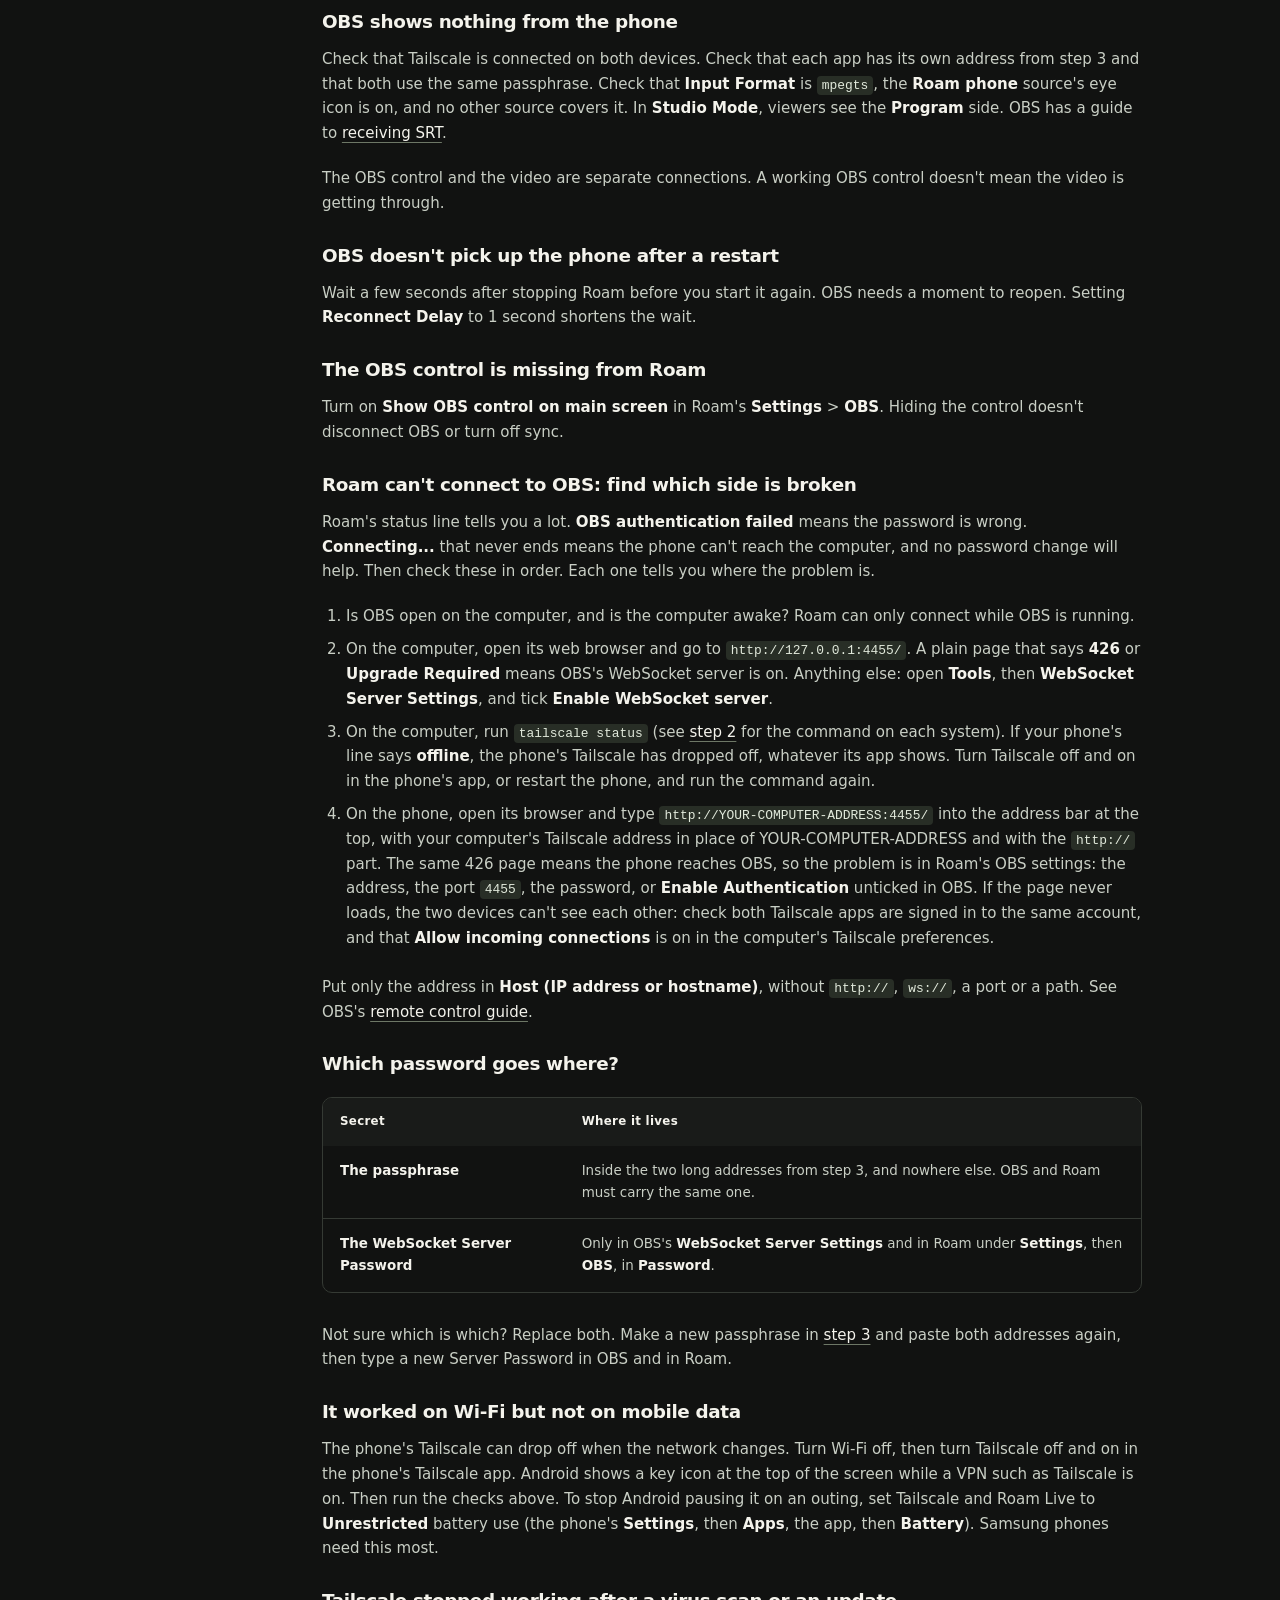
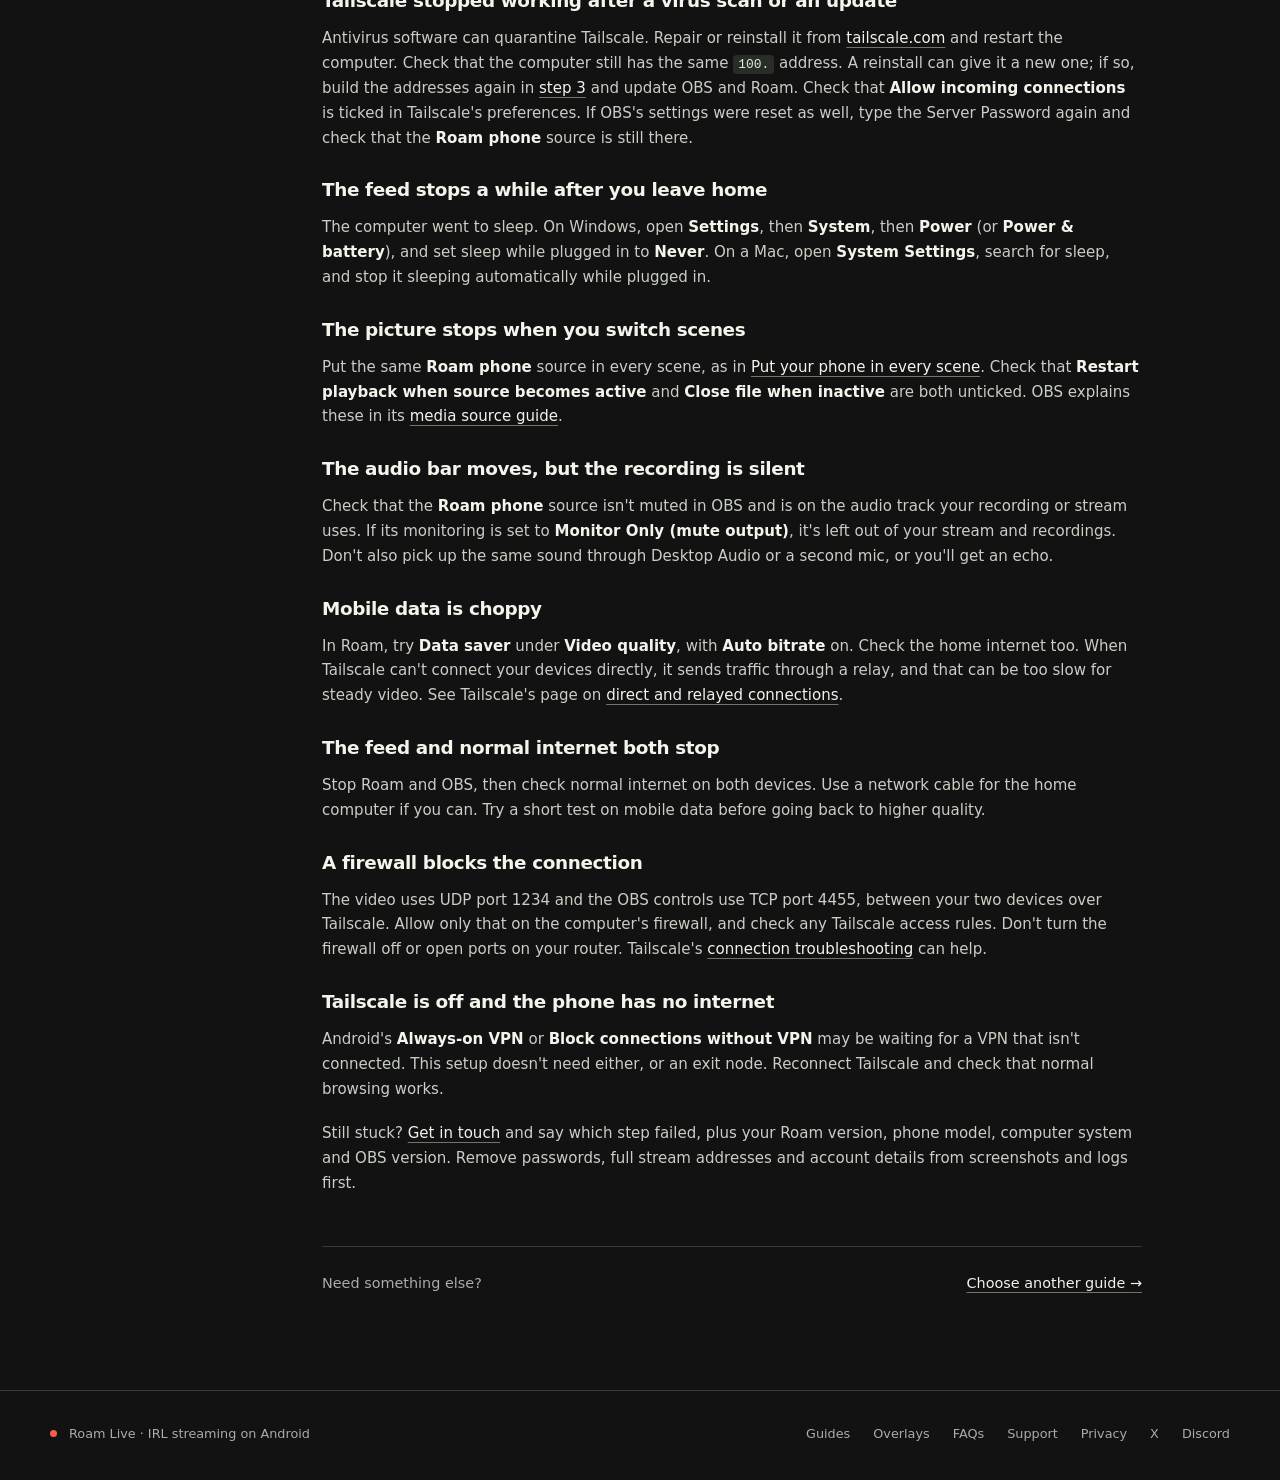
<file: guides/stream-to-obs/index.html>
<!doctype html>
<html lang="en"><head><meta charset="utf-8"><meta name="viewport" content="width=device-width,initial-scale=1"><meta name="theme-color" content="#111211"><title>Stream from your phone to OBS at home | Roam Live</title><meta name="description" content="Set up Roam Live with OBS at home. Connect Android video and audio over SRT and Tailscale, add remote scene controls and test before broadcasting."><link rel="canonical" href="https://roamlive.app/guides/stream-to-obs/"><link rel="icon" type="image/svg+xml" href="/assets/favicon.svg"><link rel="stylesheet" href="/style.css?v=efe008e86041"><meta property="og:type" content="website"><meta property="og:site_name" content="Roam Live"><meta property="og:title" content="Stream from your phone to OBS at home | Roam Live"><meta property="og:description" content="Set up Roam Live with OBS at home. Connect Android video and audio over SRT and Tailscale, add remote scene controls and test before broadcasting."><meta property="og:url" content="https://roamlive.app/guides/stream-to-obs/"><meta property="og:image" content="https://roamlive.app/assets/social-card.png"><meta property="og:image:width" content="1200"><meta property="og:image:height" content="630"><meta property="og:image:alt" content="Roam Live. IRL streaming on Android."><meta name="twitter:card" content="summary_large_image"><script type="application/ld+json">{"@context":"https://schema.org","@type":"BreadcrumbList","itemListElement":[{"@type":"ListItem","position":1,"name":"Roam Live","item":"https://roamlive.app/"},{"@type":"ListItem","position":2,"name":"Guides","item":"https://roamlive.app/guides/"},{"@type":"ListItem","position":3,"name":"Stream from your phone to OBS at home","item":"https://roamlive.app/guides/stream-to-obs/"}]}</script><script src="/site.js" defer></script></head>
<body><a class="skip-link" href="#main-content">Skip to content</a><header class="site-header"><div class="wrap header-inner"><a class="brand" href="/" aria-label="Roam Live home"><img src="/assets/wordmark.png" width="659" height="230" alt="Roam Live"></a><nav class="site-nav" aria-label="Main navigation"><a href="/guides/" aria-current="page">Guides</a><a href="/overlays/">Overlays</a><a href="/faq/">FAQs</a><a href="/support/">Support</a><a class="nav-download" href="https://play.google.com/store/apps/details?id=dev.whitespc.roam">Get Roam <span aria-hidden="true">↗</span></a></nav></div></header><main id="main-content" class="wrap"><header class="page-head"><div class="breadcrumbs"><a href="/">Roam Live</a><span aria-hidden="true">/</span><a href="/guides/">Guides</a><span aria-hidden="true">/</span><span aria-current="page">Home OBS</span></div><p class="eyebrow">02 / Home OBS</p><h1>Stream from your phone to OBS at home</h1><p class="lead">Send your camera feed to a home computer running OBS Studio. Use OBS for scenes, overlays and your final broadcast, with scene and broadcast controls on your phone.</p></header><div class="guide-layout"><aside class="page-toc" aria-label="On this page"><p>On this page</p><ol><li><a href="#purpose">Why set it up this way</a></li><li><a href="#before-starting">What you need</a></li><li><a href="#install">1. Install the apps</a></li><li><a href="#tailscale">2. Connect your phone and computer with Tailscale</a></li><li><a href="#your-details">3. Fill in your details</a></li><li><a href="#obs-source">4. Set up OBS to receive your phone</a></li><li><a href="#roam-stream">5. Set up Roam</a></li><li><a href="#roam-obs">6. Optional: control OBS from your phone</a></li><li><a href="#test">7. Test it</a></li><li><a href="#public-stream">8. Go live from OBS</a></li><li><a href="#reuse-source-and-brb">Put your phone in every scene</a></li><li><a href="#extras">Extras</a></li><li><a href="#troubleshooting">Troubleshooting</a></li></ol><div class="toc-extra"><a href="/guides/">← All guides</a><a href="/support/">Still need a hand? →</a></div></aside><article class="prose"><h2 id="purpose">Why set it up this way</h2>
<p>Your phone sends its camera and microphone to OBS on your computer at home. OBS turns that into your finished stream and sends it to your platform.</p>
<ul>
  <li>Your computer does the heavy lifting. Scenes, overlays and alerts all run at home.</li>
  <li>If your phone drops out, OBS keeps the stream up. You don't have to pay for a drop protection service.</li>
  <li>OBS can send your stream to more than one platform.</li>
</ul>
<p>This guide uses Tailscale, a separate app that connects your phone to your home computer privately, including on mobile data. Other setups can work too.</p>

<div class="diagram-flow" id="how-it-works" role="img" aria-label="Video travels from Roam on your phone to OBS at home, then from OBS to your streaming platform or platforms.">
  <div class="flow-node"><strong>Roam phone</strong><small>Camera and microphone</small></div>
  <span class="flow-arrow" aria-hidden="true">→</span>
  <div class="flow-node"><strong>Home OBS</strong><small>Scenes and finished programme</small></div>
  <span class="flow-arrow" aria-hidden="true">→</span>
  <div class="flow-node"><strong>Your platform(s)</strong><small>Viewers watch here</small></div>
</div>

<h2 id="before-starting">What you need</h2>
<ul>
  <li>An Android phone running Android 10 or newer.</li>
  <li>A computer that can run OBS Studio 28 or newer. It has to stay on and awake while you stream.</li>
</ul>

<h2 id="install">1. Install the apps</h2>
<p>On your phone:</p>
<ul>
  <li><a href="https://play.google.com/store/apps/details?id=dev.whitespc.roam">Roam Live</a> from Google Play</li>
  <li><a href="https://play.google.com/store/apps/details?id=com.tailscale.ipn">Tailscale</a> from Google Play</li>
</ul>
<p>On your computer:</p>
<ul>
  <li><a href="https://obsproject.com/download">OBS Studio</a></li>
  <li>Tailscale for <a href="https://tailscale.com/docs/install/windows">Windows</a>, <a href="https://tailscale.com/docs/install/mac">macOS</a> or <a href="https://tailscale.com/docs/install/linux">Linux</a></li>
</ul>
<details class="provider">
  <summary>New to OBS?</summary>
  <div class="provider-body">
    <p>The first time you open OBS it may offer its <strong>Auto-Configuration Wizard</strong>. You can cancel it for now.</p>
  </div>
</details>

<h2 id="tailscale">2. Connect your phone and computer with Tailscale</h2>
<p>Use the same Tailscale account on both.</p>
<div class="callout">
  <p><strong>Using another VPN?</strong> Turn it off on the phone and the computer first. Android only runs one VPN at a time, so Tailscale and another VPN can't be on together.</p>
</div>
<h3 id="tailscale-phone">On your phone</h3>
<ol>
  <li>Open Tailscale and tap <strong>Get Started</strong>.</li>
  <li>Android asks to set up a VPN connection. Allow it. Android shows this warning for every VPN app.</li>
  <li>Sign in. If Tailscale opens your browser for this, go back to the Tailscale app when you're done.</li>
  <li>Check that Tailscale says it is connected.</li>
</ol>
<h3 id="tailscale-computer">On your computer</h3>
<ol>
  <li>Open Tailscale and sign in with the same account.</li>
  <li>Check that it says it is connected.</li>
</ol>
<details class="provider">
  <summary>Check that the two can really see each other</summary>
  <div class="provider-body">
    <p>Tailscale can say it is connected while the other device has dropped off. The sure check is on the computer. Open Command Prompt on Windows, or a terminal on Linux, and run:</p>
    <pre><code>tailscale status</code></pre>
    <p>On a Mac, run <code>/Applications/Tailscale.app/Contents/MacOS/Tailscale status</code> in Terminal.</p>
    <p>Your phone should be in the list without the word <strong>offline</strong>. If it says offline, turn Tailscale off and on in the phone's Tailscale app, or restart the phone, and run the command again.</p>
  </div>
</details>
<details class="provider">
  <summary>Can't find Tailscale on your computer?</summary>
  <div class="provider-body">
    <p>On Windows, Tailscale is an icon near the clock. If you can't see it, click the small up arrow there. Right-click the icon and choose <strong>Log in</strong>.</p>
    <p>On a Mac, open Tailscale from Applications and follow its setup. It asks you to allow a VPN configuration. After that it sits in the menu bar at the top of the screen.</p>
  </div>
</details>
<details class="provider">
  <summary>Linux: connect from the terminal</summary>
  <div class="provider-body">
    <p>There may be no app icon. Open a terminal and run:</p>
    <pre><code>tailscale version
sudo tailscale up --timeout=5m
tailscale ip -4</code></pre>
    <p>The first line checks that Tailscale is installed. The second connects it and prints a sign-in link if one is needed. If <code>sudo</code> asks for a password, type your computer login password. You won't see it as you type. The last line shows the computer's Tailscale address.</p>
    <p>The <a href="https://tailscale.com/docs/reference/tailscale-cli/up">connect command</a> gives up after five minutes. If no sign-in link appears, press <strong>Ctrl+C</strong>, turn off any other VPN, check that normal browsing works and try again.</p>
  </div>
</details>
<details class="provider">
  <summary>Can't see your other device?</summary>
  <div class="provider-body">
    <p>Check that both devices are signed in to the same Tailscale account and both show as connected. Leave <strong>Exit node</strong> at <strong>None</strong>. If you use another VPN, see Tailscale's notes on <a href="https://tailscale.com/docs/reference/faq/other-vpns">other VPNs</a>.</p>
    <p>Tailscale's own <a href="https://tailscale.com/docs/install/android">Android steps</a> may help too.</p>
  </div>
</details>
<h3 id="tailscale-check">Find your computer's Tailscale address</h3>
<p>Open Tailscale on the computer. It shows this computer's address, which starts with <code>100.</code> You need it in the next step. It is also listed beside your computer's name in the Tailscale app on your phone.</p>

<h2 id="your-details">3. Fill in your details</h2>
<div class="url-builder" data-url-builder>
  <div class="builder-fields" data-builder-only hidden>
    <p>Type these in once. The page builds the two addresses you need. Nothing you type leaves this page.</p>
    <div class="builder-field">
      <label for="builder-address">Your computer's Tailscale address</label>
      <p class="field-hint" id="builder-address-hint">Starts with 100.</p>
      <input id="builder-address" type="text" autocomplete="off" autocapitalize="off" autocorrect="off" spellcheck="false" aria-describedby="builder-address-hint builder-address-error" data-builder-input="address">
      <p class="field-error" id="builder-address-error" aria-live="polite"></p>
    </div>
    <div class="builder-field" id="srt-passphrase">
      <label for="builder-passphrase">A passphrase for the video link</label>
      <p class="field-hint" id="builder-passphrase-hint">Letters and numbers only. At least 20.</p>
      <input id="builder-passphrase" type="text" autocomplete="off" autocapitalize="off" autocorrect="off" spellcheck="false" aria-describedby="builder-passphrase-hint builder-passphrase-error builder-passphrase-note" data-builder-input="passphrase">
      <p class="field-error" id="builder-passphrase-error" aria-live="polite"></p>
      <button type="button" class="copy-value builder-generate" data-builder-generate>Make one for me</button>
      <p class="sr-only" aria-live="polite" data-builder-generated></p>
      <p class="field-note" id="builder-passphrase-note">Keep it somewhere safe. OBS and Roam must use the same one.</p>
    </div>
  </div>
  <p data-builder-nojs>Replace the two coloured parts. Use letters and numbers only in the passphrase, at least 20. Leave everything else exactly as it is. OBS and Roam must use the same passphrase.</p>
  <div class="builder-output">
    <h3>For OBS (step 4)</h3>
    <pre class="builder-url"><code data-builder-url="obs">srt://<span class="url-mine" data-builder-fill="address">YOUR-COMPUTER-ADDRESS</span>:1234?mode=listener&amp;passphrase=<span class="url-mine" data-builder-fill="passphrase">YOUR-PASSPHRASE</span>&amp;pbkeylen=32&amp;latency=2000000</code></pre>
    <div class="builder-copy" data-builder-only hidden>
      <button type="button" class="copy-value" data-builder-copy="obs" disabled>Copy<span class="sr-only"> OBS address</span></button>
      <p class="copy-status" aria-live="polite" data-builder-status="obs"></p>
    </div>
  </div>
  <div class="builder-output">
    <h3>For Roam (step 5)</h3>
    <pre class="builder-url"><code data-builder-url="roam">srt://<span class="url-mine" data-builder-fill="address">YOUR-COMPUTER-ADDRESS</span>:1234/live?passphrase=<span class="url-mine" data-builder-fill="passphrase">YOUR-PASSPHRASE</span>&amp;pbkeylen=256&amp;latency=2000</code></pre>
    <div class="builder-copy" data-builder-only hidden>
      <button type="button" class="copy-value" data-builder-copy="roam" disabled>Copy<span class="sr-only"> Roam address</span></button>
      <p class="copy-status" aria-live="polite" data-builder-status="roam"></p>
    </div>
  </div>
  <p class="builder-phone" data-builder-only hidden>Setting up the phone? Open this page on the phone too, type the same two details, and copy the Roam address there.</p>
</div>
<details class="provider">
  <summary>Why two different addresses?</summary>
  <div class="provider-body">
    <p>OBS waits for the phone, and Roam calls it. Each app writes the same settings in its own way, so the two addresses look different. Use each one only where it belongs.</p>
  </div>
</details>

<h2 id="obs-source">4. Set up OBS to receive your phone</h2>
<ol>
  <li>Open OBS. In <strong>Sources</strong>, click <strong>+</strong> and choose <strong>Media</strong> (called <strong>Media Source</strong> in older versions). Name it <strong>Roam phone</strong>.</li>
  <li>Untick <strong>Local File</strong>.</li>
  <li>Paste the OBS address from step 3 into <strong>Input</strong>.</li>
  <li>Type <code>mpegts</code> into <strong>Input Format</strong>.</li>
  <li>Set <strong>Reconnect Delay</strong> to 1 second if you see that setting.</li>
  <li>Untick <strong>Restart playback when source becomes active</strong>. Leave <strong>Close file when inactive</strong> unticked.</li>
  <li>Leave the other settings as they are and click <strong>OK</strong>.</li>
</ol>
<p>The source stays blank until Roam starts sending. That's normal.</p>

<h2 id="roam-stream">5. Set up Roam</h2>
<ol>
  <li>Open Roam Live and allow the camera and microphone when it asks.</li>
  <li>Open <strong>Settings</strong>, then <strong>Stream</strong>.</li>
  <li>Paste the Roam address from step 3 into <strong>Stream URL</strong>.</li>
</ol>
<details class="provider">
  <summary>Roam says the stream destination isn't valid</summary>
  <div class="provider-body">
    <p>Check that there are no spaces in the address and no &lt; or &gt; signs left in it. The passphrase must be letters and numbers only. Tap the eye icon in the <strong>Stream URL</strong> box to see the whole address.</p>
  </div>
</details>

<h2 id="roam-obs">6. Optional: control OBS from your phone</h2>
<p>Skip this if you only want your camera in OBS. Do it if you want to switch scenes or start and stop the OBS broadcast from Roam.</p>
<p>In OBS:</p>
<ol id="websocket">
  <li>Open <strong>Tools</strong>, then <strong>WebSocket Server Settings</strong>.</li>
  <li>Make sure <strong>Enable WebSocket server</strong> is ticked.</li>
  <li>Make sure <strong>Enable Authentication</strong> is ticked.</li>
  <li>Type a <strong>Server Password</strong> of your own: letters and numbers only, at least 12 of them. Write it down. (<strong>Generate Password</strong> makes one with capitals and symbols, which is hard to type on a phone.)</li>
  <li>Click <strong>OK</strong>.</li>
</ol>
<details class="provider">
  <summary>What Show Connect Info is for</summary>
  <div class="provider-body">
    <p><strong>Show Connect Info</strong> in the same window shows the saved password, so you can check it later. It also shows a <strong>Server IP</strong>, usually starting with 192.168 or 10. Don't use that address. Roam needs the Tailscale address from step 3.</p>
  </div>
</details>
<p>In Roam, open <strong>Settings</strong>, then <strong>OBS</strong>, and fill in:</p>
<div class="table-scroll" tabindex="0" role="region" aria-label="Scrollable reference table"><table>
    <thead><tr><th scope="col">Field</th><th scope="col">What to enter</th></tr></thead>
    <tbody>
      <tr><td>Host (IP address or hostname)</td><td>Your computer's Tailscale address from step 3. Not the Server IP that OBS shows.</td></tr>
      <tr><td>Port</td><td><code>4455</code></td></tr>
      <tr><td>Password (required)</td><td>The Server Password you typed in OBS</td></tr>
    </tbody>
  </table></div>
<p>Then, with OBS open on the computer:</p>
<ol>
  <li>Tap <strong>Connect</strong> and wait for <strong>Connected</strong>. If Roam says <strong>OBS authentication failed</strong>, the password is wrong. If it stays on <strong>Connecting...</strong>, the phone can't reach the computer: see <a href="#obs-reach">troubleshooting</a>.</li>
  <li>Turn on <strong>Show OBS control on main screen</strong>. An <strong>OBS</strong> pill now shows at the top of Roam's camera screen.</li>
</ol>

<h2 id="test">7. Test it</h2>
<ol>
  <li>In Roam, hold the <strong>Go live</strong> pill at the top left of the camera screen. Your phone's picture should show up in OBS within a few seconds.</li>
  <li>Talk. On the computer, the bar beside <strong>Roam phone</strong> in OBS's <strong>Audio Mixer</strong> panel should move.</li>
  <li>If you did step 6, tap the <strong>OBS</strong> pill at the top of Roam's camera screen. It opens the OBS controls. Tap a scene to switch to it.</li>
  <li id="test-mobile-data">Streaming on mobile data? Turn off Wi-Fi on the phone, check Tailscale is still connected, and try again before you leave home. If Roam can't connect after the switch, turn Tailscale off and on in the phone's Tailscale app and try again.</li>
</ol>
<div class="callout important">
  <p><strong>Going live in Roam only sends your camera to OBS.</strong> Nobody is watching yet. Your viewers see the stream once OBS is streaming.</p>
</div>
<details class="provider">
  <summary>Can't see the Audio Mixer in OBS?</summary>
  <div class="provider-body">
    <p>Open the <strong>Docks</strong> menu at the top of OBS and tick <strong>Audio Mixer</strong>.</p>
  </div>
</details>
<details class="provider">
  <summary>Picture is the wrong size</summary>
  <div class="provider-body">
    <p>Right-click the <strong>Roam phone</strong> source and choose <strong>Transform &gt; Fit to screen</strong>.</p>
  </div>
</details>
<details class="provider">
  <summary>Can't hear the phone on the computer</summary>
  <div class="provider-body">
    <p>OBS doesn't play the phone's sound through your speakers unless you turn on audio monitoring. That's separate from what goes into your stream. To check the sound, make a short recording with <strong>Start Recording</strong> and play it back. See the <a href="https://obsproject.com/kb/audio-mixer-guide">OBS Audio Mixer guide</a>.</p>
  </div>
</details>

<h2 id="public-stream">8. Go live from OBS</h2>
<ol>
  <li>In OBS, open <strong>Settings</strong>, then <strong>Stream</strong>. Pick your platform under <strong>Service</strong>. Connect your account, or paste the stream key your platform gives you into <strong>Stream Key</strong>.</li>
  <li>Hold the <strong>Go live</strong> pill in Roam so your camera is in OBS.</li>
  <li>Click <strong>Start Streaming</strong> in OBS. If you did step 6 you can start it from Roam: tap the <strong>OBS</strong> pill at the top of Roam's camera screen and use <strong>Hold to start OBS broadcast</strong>.</li>
  <li>To finish, stop the OBS broadcast first (<strong>Stop Streaming</strong> in OBS, or <strong>Stop OBS broadcast</strong> in Roam). Then stop Roam.</li>
</ol>

<h2 id="reuse-source-and-brb">Put your phone in every scene</h2>
<p>Add the same <strong>Roam phone</strong> source to every scene you switch to, even scenes that don't show it. In each scene, click <strong>+</strong> in <strong>Sources</strong>, choose <strong>Media</strong> and add the existing <strong>Roam phone</strong>. Where you don't want to see it, place it underneath your other sources instead of hiding it. If a scene doesn't have it, OBS can restart the feed when you switch back, and the picture can come back delayed.</p>

<h2 id="extras">Extras</h2>
<details class="provider">
  <summary>Break screen (BRB)</summary>
  <div class="provider-body">
    <p>This needs step 6, with Roam connected to OBS. Make an OBS scene for your break screen, with the <strong>Roam phone</strong> source underneath your break image.</p>
    <p>In Roam, open <strong>Settings</strong>, then <strong>OBS</strong>. Under <strong>BRB scene in OBS</strong>, choose that scene. Leave <strong>Mute mic and camera during OBS BRB</strong> on.</p>
    <p>Roam's BRB button now switches OBS to that scene. While it is live, Roam sends a black picture and no sound instead of your camera and microphone.</p>
  </div>
</details>
<details class="provider" id="remote-obs-broadcast">
  <summary>Start and stop the OBS broadcast from Roam</summary>
  <div class="provider-body">
    <p>This needs step 6. Tap the <strong>OBS</strong> pill at the top of Roam's camera screen. In the OBS controls, <strong>Hold to start OBS broadcast</strong> starts OBS streaming to your platform and <strong>Stop OBS broadcast</strong> stops it. They work even when Roam isn't sending your camera. They don't start or stop OBS recording.</p>
    <p><strong>Sync OBS streaming with Roam</strong> is off unless you turn it on. With it on, holding <strong>Go live</strong> also starts the OBS broadcast, straight away and without waiting for you to check the picture. When you stop Roam, it only stops an OBS broadcast that it started.</p>
  </div>
</details>
<details class="provider" id="twitch-bandwidth-test">
  <summary>Test on Twitch without going live</summary>
  <div class="provider-body">
    <p>Twitch has a test mode that takes your stream without showing it to viewers.</p>
    <ol>
      <li>In OBS, open <strong>Profile</strong>, then <strong>Duplicate</strong>, and name the copy <strong>Twitch Bandwidth Test</strong>.</li>
      <li>In <strong>Settings</strong>, then <strong>Stream</strong>, choose <strong>Twitch</strong>. If you connected your account, tick <strong>Enable Bandwidth Test Mode</strong>. If you use a stream key, add <code>?bandwidthtest=true</code> to the end of it in <strong>Stream Key</strong>:
        <pre><code><span class="url-mine">YOUR-STREAM-KEY</span>?bandwidthtest=true</code></pre>
      </li>
      <li>Open <a href="https://inspector.twitch.tv/">Twitch Inspector</a>, start streaming in OBS and check that Inspector sees the test. Also check your channel in a signed-out browser. If it shows as live, stop OBS and fix the setup.</li>
      <li>When you're done, stop OBS and switch back to your normal profile.</li>
    </ol>
    <p>Twitch documents that the <a href="https://dev.twitch.tv/docs/video-broadcast/#broadcast-urls-and-stream-keys">bandwidth test setting turns off live viewing</a>. It only works on Twitch.</p>
  </div>
</details>
<details class="provider" id="multistream">
  <summary>Stream to several platforms</summary>
  <div class="provider-body">
    <p>Get your first platform working first. Your phone still sends one feed to OBS either way.</p>
    <h3>Through a restreaming service</h3>
    <p>OBS sends one stream to the service, and the service passes it on to each platform. See the <a href="/faq/#multiple-platforms">free services and their limits</a>.</p>
    <p>For Restream, connect your platform accounts there and turn on the channels you want. In OBS, open <strong>Settings</strong>, then <strong>Stream</strong>, choose <strong>Restream.io</strong> and connect your account, or use the stream key Restream gives you. <a href="https://support.restream.io/en/articles/111656-connect-obs-to-restream">Restream's OBS setup</a> has the details. Roam's OBS controls start and stop this broadcast. Check that each platform shows as live.</p>
    <h3>Straight from OBS with a free plugin</h3>
    <p><a href="https://obsproject.com/forum/resources/multiple-rtmp-outputs-plugin.964/">Multiple RTMP outputs</a> adds more destinations to OBS. Each one is a separate upload from your home internet, so make sure it can handle the total.</p>
    <ol>
      <li>Stop streaming and close OBS. Install the plugin from its <a href="https://github.com/sorayuki/obs-multi-rtmp/releases">official releases</a>, picking the build for your system and OBS version. A plugin can need a newer OBS than this guide does. Open OBS again.</li>
      <li>Keep your first platform in <strong>Settings</strong>, then <strong>Stream</strong>. Open <strong>Docks &gt; Multiple output</strong> and choose <strong>Add new target</strong>.</li>
      <li>Name it and enter that platform's server address and stream key in their own fields.</li>
      <li>For video and audio, choose <strong>Reuse the streaming encoder as OBS</strong> if the platforms accept the same settings. It saves work on the computer. Each platform is still its own upload.</li>
      <li>Turn on both <strong>Sync start with OBS</strong> and <strong>Sync stop with OBS</strong> so the target follows your main OBS broadcast. Save it. Repeat for any other platforms.</li>
      <li>At the computer, start Roam and the OBS broadcast. Check picture, sound and live status on every platform. Stop the broadcast and check that every platform stops.</li>
      <li>Before you rely on it away from home, do the same start and stop with <a href="#remote-obs-broadcast">Roam's OBS controls</a>.</li>
    </ol>
    <p>The two sync settings are off for new targets, so check them. Roam controls the main OBS broadcast and can't tell whether each extra target is live. Extra targets are real broadcasts. Twitch's test mode only applies where you set it.</p>
  </div>
</details>
<details class="provider">
  <summary>Less delay</summary>
  <div class="provider-body">
    <p>The addresses use a two-second buffer. It smooths over a patchy connection and it is why OBS shows your phone slightly late. You can try a smaller number, for example <code>1000</code> in the Roam address and <code>1000000</code> in the OBS address. Change both. A smaller buffer breaks up more easily on mobile data.</p>
  </div>
</details>
<details class="provider" id="why-tailscale">
  <summary>Why Tailscale, and router ports</summary>
  <div class="provider-body">
    <p>Tailscale connects your phone to your home computer while you're out. It works through most home routers without changing any settings, and it encrypts everything between your two devices. That keeps your camera feed and your OBS controls private, so nobody else can watch the feed or switch your scenes.</p>
    <p>You don't need to open any ports on your router. If you opened ports 1234 or 4455 for an older version of this guide, close them. Don't share OBS through Tailscale Funnel either, because that makes it public.</p>
  </div>
</details>
<details class="provider">
  <summary>How the three connections fit together</summary>
  <div class="provider-body">
    <div class="table-scroll" tabindex="0" role="region" aria-label="Scrollable reference table"><table>
        <thead><tr><th scope="col">Connection</th><th scope="col">What it does</th><th scope="col">Where you set it up</th></tr></thead>
        <tbody>
          <tr><td>Roam to OBS, using SRT</td><td>Sends your phone's picture and sound</td><td>Roam <strong>Settings</strong> &gt; <strong>Stream</strong> and an OBS media source (steps 4 and 5)</td></tr>
          <tr><td>Roam to OBS WebSocket</td><td>Switches scenes and starts or stops the OBS broadcast</td><td>Roam <strong>Settings</strong> &gt; <strong>OBS</strong> (step 6)</td></tr>
          <tr><td>OBS to your platform</td><td>Sends the finished stream to viewers</td><td>OBS <strong>Settings</strong> &gt; <strong>Stream</strong> (step 8)</td></tr>
        </tbody>
      </table></div>
    <p>The OBS controls don't carry your camera. Sending your camera to OBS doesn't start the OBS broadcast unless <strong>Sync OBS streaming with Roam</strong> is on.</p>
  </div>
</details>

<h2 id="troubleshooting">Troubleshooting</h2>

<h3>Roam says the stream destination isn't valid</h3>
<p><strong>Stream destination contains invalid characters</strong> means there is a space in the address, even at the very start or end. <strong>Stream destination is not valid</strong> usually means a character that can't go in an address, like &lt; or &gt;, or a symbol in the passphrase. <strong>SRT passphrase must be 10 to 79 characters</strong> means the passphrase is too short or too long.</p>
<p>Copy the Roam address from <a href="#your-details">step 3</a> again and paste it over the old one. To see the whole address in Roam, tap the eye icon in the <strong>Stream URL</strong> box.</p>

<h3>OBS shows nothing from the phone</h3>
<p>Check that Tailscale is connected on both devices. Check that each app has its own address from step 3 and that both use the same passphrase. Check that <strong>Input Format</strong> is <code>mpegts</code>, the <strong>Roam phone</strong> source's eye icon is on, and no other source covers it. In <strong>Studio Mode</strong>, viewers see the <strong>Program</strong> side. OBS has a guide to <a href="https://obsproject.com/kb/srt-protocol-streaming-guide">receiving SRT</a>.</p>
<p>The OBS control and the video are separate connections. A working OBS control doesn't mean the video is getting through.</p>

<h3>OBS doesn't pick up the phone after a restart</h3>
<p>Wait a few seconds after stopping Roam before you start it again. OBS needs a moment to reopen. Setting <strong>Reconnect Delay</strong> to 1 second shortens the wait.</p>

<h3>The OBS control is missing from Roam</h3>
<p>Turn on <strong>Show OBS control on main screen</strong> in Roam's <strong>Settings</strong> &gt; <strong>OBS</strong>. Hiding the control doesn't disconnect OBS or turn off sync.</p>

<h3 id="obs-reach">Roam can't connect to OBS: find which side is broken</h3>
<p>Roam's status line tells you a lot. <strong>OBS authentication failed</strong> means the password is wrong. <strong>Connecting...</strong> that never ends means the phone can't reach the computer, and no password change will help. Then check these in order. Each one tells you where the problem is.</p>
<ol>
  <li>Is OBS open on the computer, and is the computer awake? Roam can only connect while OBS is running.</li>
  <li>On the computer, open its web browser and go to <code>http://127.0.0.1:4455/</code>. A plain page that says <strong>426</strong> or <strong>Upgrade Required</strong> means OBS's WebSocket server is on. Anything else: open <strong>Tools</strong>, then <strong>WebSocket Server Settings</strong>, and tick <strong>Enable WebSocket server</strong>.</li>
  <li>On the computer, run <code>tailscale status</code> (see <a href="#tailscale-computer">step 2</a> for the command on each system). If your phone's line says <strong>offline</strong>, the phone's Tailscale has dropped off, whatever its app shows. Turn Tailscale off and on in the phone's app, or restart the phone, and run the command again.</li>
  <li>On the phone, open its browser and type <code>http://YOUR-COMPUTER-ADDRESS:4455/</code> into the address bar at the top, with your computer's Tailscale address in place of YOUR-COMPUTER-ADDRESS and with the <code>http://</code> part. The same 426 page means the phone reaches OBS, so the problem is in Roam's OBS settings: the address, the port <code>4455</code>, the password, or <strong>Enable Authentication</strong> unticked in OBS. If the page never loads, the two devices can't see each other: check both Tailscale apps are signed in to the same account, and that <strong>Allow incoming connections</strong> is on in the computer's Tailscale preferences.</li>
</ol>
<p>Put only the address in <strong>Host (IP address or hostname)</strong>, without <code>http://</code>, <code>ws://</code>, a port or a path. See OBS's <a href="https://obsproject.com/kb/remote-control-guide">remote control guide</a>.</p>

<h3>Which password goes where?</h3>
<div class="table-scroll" tabindex="0" role="region" aria-label="Scrollable reference table"><table>
    <thead><tr><th scope="col">Secret</th><th scope="col">Where it lives</th></tr></thead>
    <tbody>
      <tr><td>The passphrase</td><td>Inside the two long addresses from step 3, and nowhere else. OBS and Roam must carry the same one.</td></tr>
      <tr><td>The WebSocket Server Password</td><td>Only in OBS's <strong>WebSocket Server Settings</strong> and in Roam under <strong>Settings</strong>, then <strong>OBS</strong>, in <strong>Password</strong>.</td></tr>
    </tbody>
  </table></div>
<p>Not sure which is which? Replace both. Make a new passphrase in <a href="#your-details">step 3</a> and paste both addresses again, then type a new Server Password in OBS and in Roam.</p>

<h3>It worked on Wi-Fi but not on mobile data</h3>
<p>The phone's Tailscale can drop off when the network changes. Turn Wi-Fi off, then turn Tailscale off and on in the phone's Tailscale app. Android shows a key icon at the top of the screen while a VPN such as Tailscale is on. Then run the checks above. To stop Android pausing it on an outing, set Tailscale and Roam Live to <strong>Unrestricted</strong> battery use (the phone's <strong>Settings</strong>, then <strong>Apps</strong>, the app, then <strong>Battery</strong>). Samsung phones need this most.</p>

<h3>Tailscale stopped working after a virus scan or an update</h3>
<p>Antivirus software can quarantine Tailscale. Repair or reinstall it from <a href="https://tailscale.com/download">tailscale.com</a> and restart the computer. Check that the computer still has the same <code>100.</code> address. A reinstall can give it a new one; if so, build the addresses again in <a href="#your-details">step 3</a> and update OBS and Roam. Check that <strong>Allow incoming connections</strong> is ticked in Tailscale's preferences. If OBS's settings were reset as well, type the Server Password again and check that the <strong>Roam phone</strong> source is still there.</p>

<h3>The feed stops a while after you leave home</h3>
<p>The computer went to sleep. On Windows, open <strong>Settings</strong>, then <strong>System</strong>, then <strong>Power</strong> (or <strong>Power &amp; battery</strong>), and set sleep while plugged in to <strong>Never</strong>. On a Mac, open <strong>System Settings</strong>, search for sleep, and stop it sleeping automatically while plugged in.</p>

<h3>The picture stops when you switch scenes</h3>
<p>Put the same <strong>Roam phone</strong> source in every scene, as in <a href="#reuse-source-and-brb">Put your phone in every scene</a>. Check that <strong>Restart playback when source becomes active</strong> and <strong>Close file when inactive</strong> are both unticked. OBS explains these in its <a href="https://obsproject.com/kb/media-sources">media source guide</a>.</p>

<h3>The audio bar moves, but the recording is silent</h3>
<p>Check that the <strong>Roam phone</strong> source isn't muted in OBS and is on the audio track your recording or stream uses. If its monitoring is set to <strong>Monitor Only (mute output)</strong>, it's left out of your stream and recordings. Don't also pick up the same sound through Desktop Audio or a second mic, or you'll get an echo.</p>

<h3>Mobile data is choppy</h3>
<p>In Roam, try <strong>Data saver</strong> under <strong>Video quality</strong>, with <strong>Auto bitrate</strong> on. Check the home internet too. When Tailscale can't connect your devices directly, it sends traffic through a relay, and that can be too slow for steady video. See Tailscale's page on <a href="https://tailscale.com/docs/reference/connection-types">direct and relayed connections</a>.</p>

<h3>The feed and normal internet both stop</h3>
<p>Stop Roam and OBS, then check normal internet on both devices. Use a network cable for the home computer if you can. Try a short test on mobile data before going back to higher quality.</p>

<h3>A firewall blocks the connection</h3>
<p>The video uses UDP port 1234 and the OBS controls use TCP port 4455, between your two devices over Tailscale. Allow only that on the computer's firewall, and check any Tailscale access rules. Don't turn the firewall off or open ports on your router. Tailscale's <a href="https://tailscale.com/docs/reference/troubleshooting/connectivity">connection troubleshooting</a> can help.</p>

<h3>Tailscale is off and the phone has no internet</h3>
<p>Android's <strong>Always-on VPN</strong> or <strong>Block connections without VPN</strong> may be waiting for a VPN that isn't connected. This setup doesn't need either, or an exit node. Reconnect Tailscale and check that normal browsing works.</p>

<p>Still stuck? <a href="/support/">Get in touch</a> and say which step failed, plus your Roam version, phone model, computer system and OBS version. Remove passwords, full stream addresses and account details from screenshots and logs first.</p>
<div class="next-guide"><p>Need something else?</p><a href="/guides/">Choose another guide <span aria-hidden="true">→</span></a></div></article></div></main><footer class="site-footer"><div class="wrap footer-inner"><div class="footer-brand"><span class="live-dot" aria-hidden="true"></span><span>Roam Live · IRL streaming on Android</span></div><nav class="footer-links" aria-label="Footer navigation"><a href="/guides/">Guides</a><a href="/overlays/">Overlays</a><a href="/faq/">FAQs</a><a href="/support/">Support</a><a id="privacy-title" href="/privacy/">Privacy</a><a href="https://x.com/RoamLiveapp">X</a><a href="https://discord.com/invite/fCzGX3dMp">Discord</a></nav></div></footer></body></html>
</file>
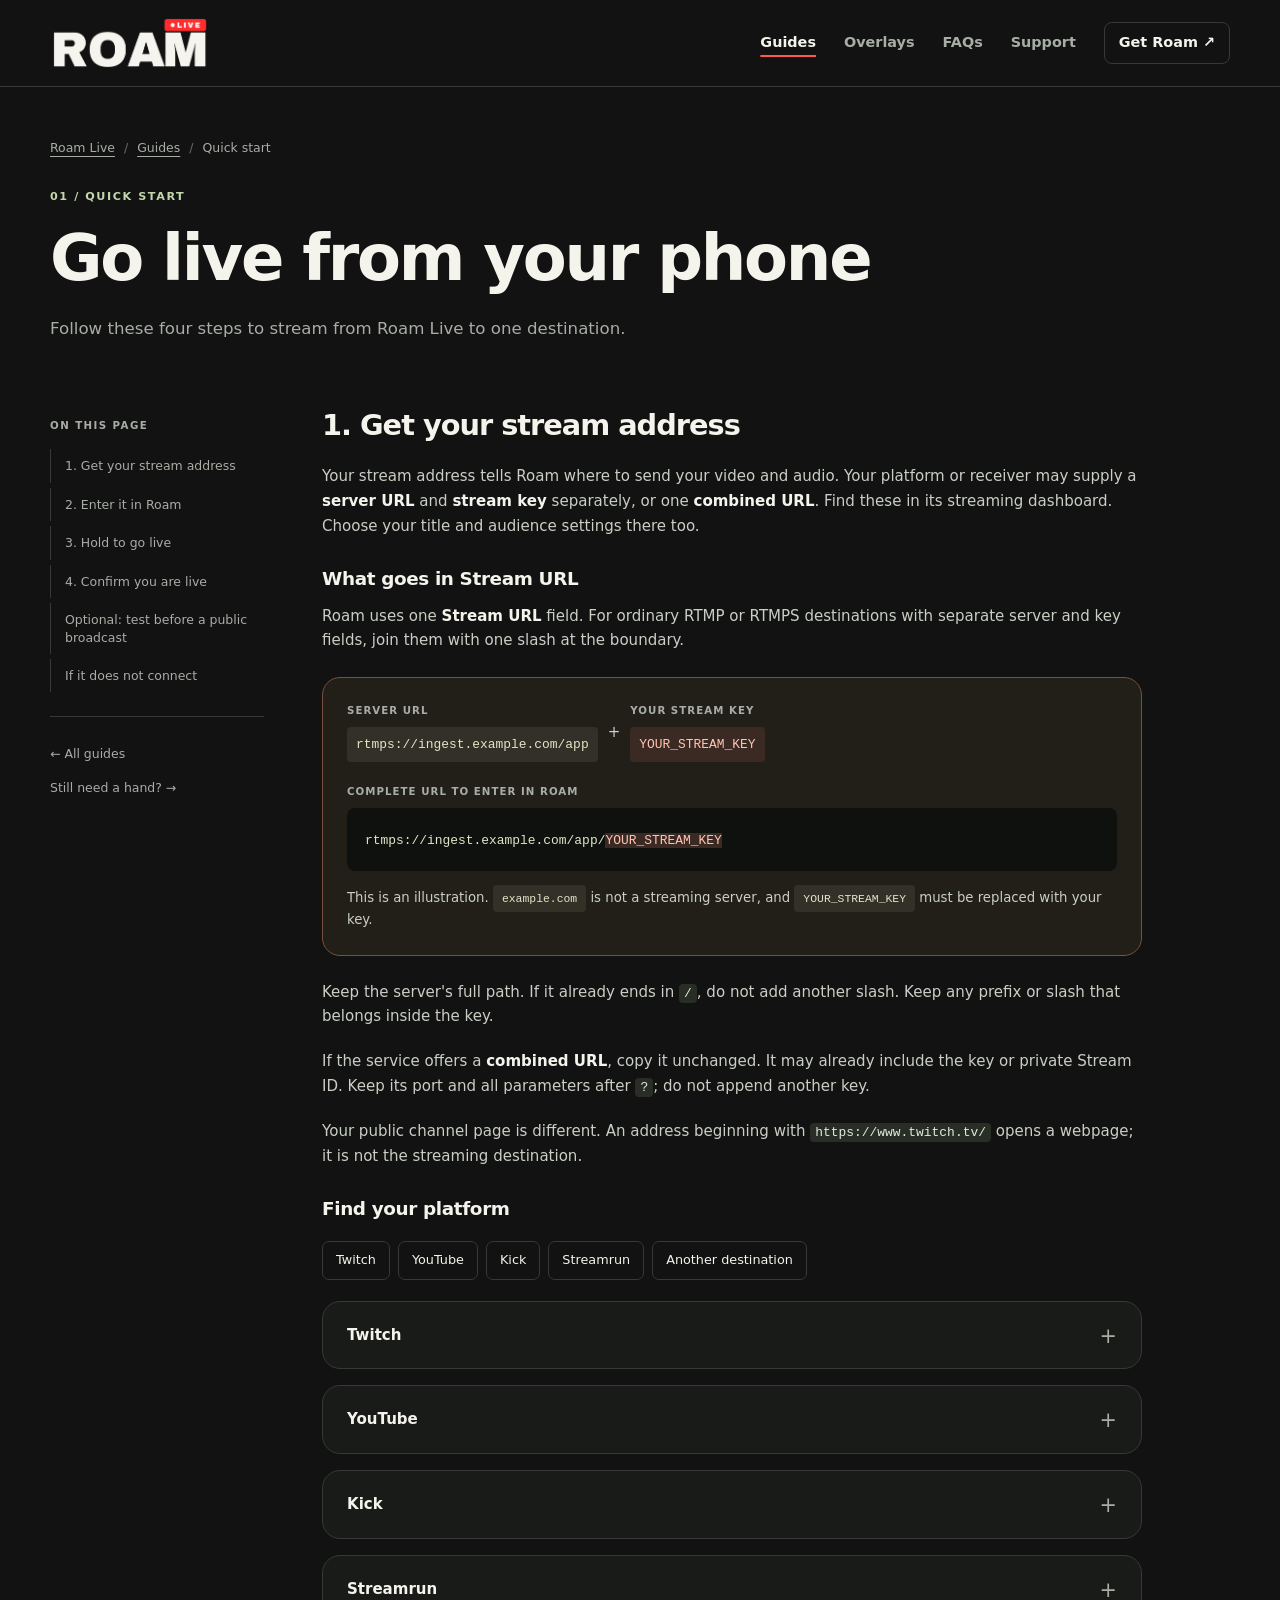
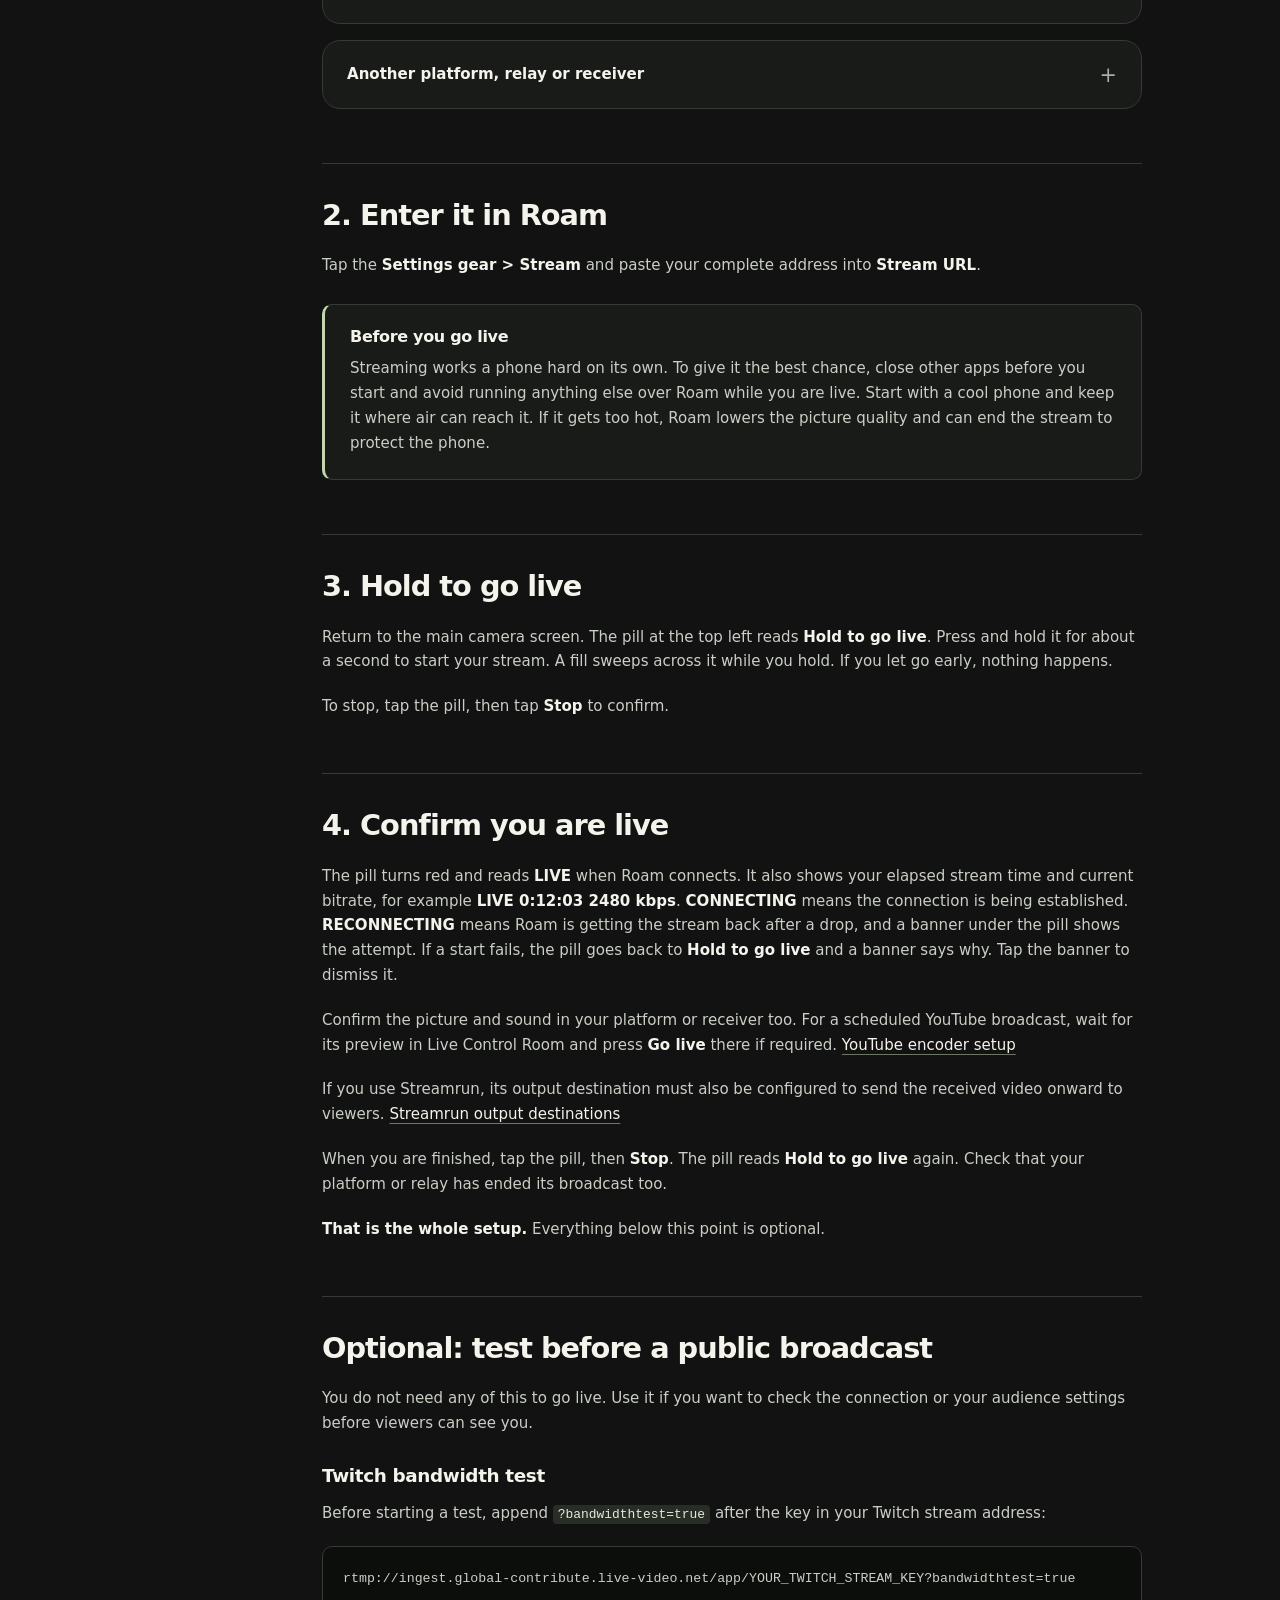
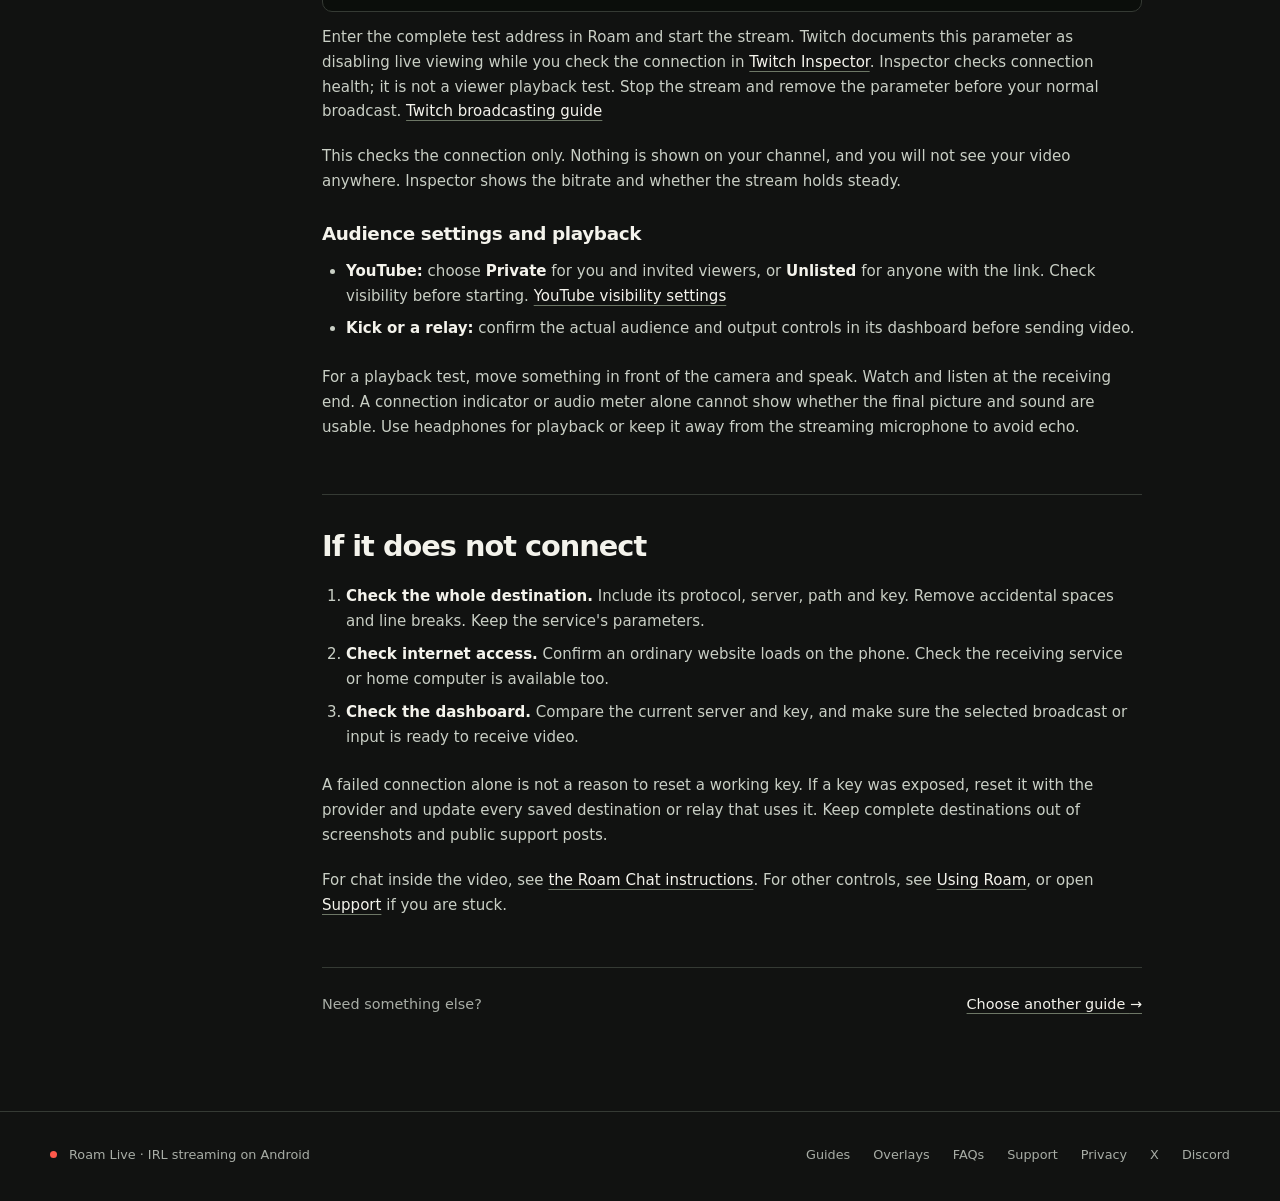
<file: guides/stream-to-platform/index.html>
<!doctype html>
<html lang="en"><head><meta charset="utf-8"><meta name="viewport" content="width=device-width,initial-scale=1"><meta name="theme-color" content="#111211"><title>Go live from your phone | Roam Live</title><meta name="description" content="Go live from Roam Live on Android. Learn how to combine a server URL and stream key, with Twitch, YouTube, Kick and SRT destination examples."><link rel="canonical" href="https://roamlive.app/guides/stream-to-platform/"><link rel="icon" type="image/svg+xml" href="/assets/favicon.svg"><link rel="stylesheet" href="/style.css?v=efe008e86041"><meta property="og:type" content="website"><meta property="og:site_name" content="Roam Live"><meta property="og:title" content="Go live from your phone | Roam Live"><meta property="og:description" content="Go live from Roam Live on Android. Learn how to combine a server URL and stream key, with Twitch, YouTube, Kick and SRT destination examples."><meta property="og:url" content="https://roamlive.app/guides/stream-to-platform/"><meta property="og:image" content="https://roamlive.app/assets/social-card.png"><meta property="og:image:width" content="1200"><meta property="og:image:height" content="630"><meta property="og:image:alt" content="Roam Live. IRL streaming on Android."><meta name="twitter:card" content="summary_large_image"><script type="application/ld+json">{"@context":"https://schema.org","@type":"BreadcrumbList","itemListElement":[{"@type":"ListItem","position":1,"name":"Roam Live","item":"https://roamlive.app/"},{"@type":"ListItem","position":2,"name":"Guides","item":"https://roamlive.app/guides/"},{"@type":"ListItem","position":3,"name":"Go live from your phone","item":"https://roamlive.app/guides/stream-to-platform/"}]}</script><script src="/site.js" defer></script></head>
<body><a class="skip-link" href="#main-content">Skip to content</a><header class="site-header"><div class="wrap header-inner"><a class="brand" href="/" aria-label="Roam Live home"><img src="/assets/wordmark.png" width="659" height="230" alt="Roam Live"></a><nav class="site-nav" aria-label="Main navigation"><a href="/guides/" aria-current="page">Guides</a><a href="/overlays/">Overlays</a><a href="/faq/">FAQs</a><a href="/support/">Support</a><a class="nav-download" href="https://play.google.com/store/apps/details?id=dev.whitespc.roam">Get Roam <span aria-hidden="true">↗</span></a></nav></div></header><main id="main-content" class="wrap"><header class="page-head"><div class="breadcrumbs"><a href="/">Roam Live</a><span aria-hidden="true">/</span><a href="/guides/">Guides</a><span aria-hidden="true">/</span><span aria-current="page">Quick start</span></div><p class="eyebrow">01 / Quick start</p><h1>Go live from your phone</h1><p class="lead">Follow these four steps to stream from Roam Live to one destination.</p></header><div class="guide-layout"><aside class="page-toc" aria-label="On this page"><p>On this page</p><ol><li><a href="#quick-start">1. Get your stream address</a></li><li><a href="#enter-url">2. Enter it in Roam</a></li><li><a href="#go-live">3. Hold to go live</a></li><li><a href="#confirm-live">4. Confirm you are live</a></li><li><a href="#testing">Optional: test before a public broadcast</a></li><li><a href="#troubleshooting">If it does not connect</a></li></ol><div class="toc-extra"><a href="/guides/">← All guides</a><a href="/support/">Still need a hand? →</a></div></aside><article class="prose"><span id="roam"></span>
<h2 id="quick-start">1. Get your stream address</h2>
<p>Your stream address tells Roam where to send your video and audio. Your platform or receiver may supply a <strong>server URL</strong> and <strong>stream key</strong> separately, or one <strong>combined URL</strong>. Find these in its streaming dashboard. Choose your title and audience settings there too.</p>

<h3 id="url">What goes in Stream URL</h3>
<p>Roam uses one <strong>Stream URL</strong> field. For ordinary RTMP or RTMPS destinations with separate server and key fields, join them with one slash at the boundary.</p>
<div class="url-anatomy">
  <div class="url-parts">
    <div><span class="anatomy-label">Server URL</span><code>rtmps://ingest.example.com/app</code></div>
    <span aria-label="plus">+</span>
    <div><span class="anatomy-label">Your stream key</span><code class="key">YOUR_STREAM_KEY</code></div>
  </div>
  <span class="anatomy-label">Complete URL to enter in Roam</span>
  <div class="url-result"><code>rtmps://ingest.example.com/app/<span class="key">YOUR_STREAM_KEY</span></code></div>
  <p>This is an illustration. <code>example.com</code> is not a streaming server, and <code>YOUR_STREAM_KEY</code> must be replaced with your key.</p>
</div>
<p>Keep the server's full path. If it already ends in <code>/</code>, do not add another slash. Keep any prefix or slash that belongs inside the key.</p>
<p>If the service offers a <strong>combined URL</strong>, copy it unchanged. It may already include the key or private Stream ID. Keep its port and all parameters after <code>?</code>; do not append another key.</p>
<p>Your public channel page is different. An address beginning with <code>https://www.twitch.tv/</code> opens a webpage; it is not the streaming destination.</p>

<span id="services"></span>
<h3 id="providers">Find your platform</h3>
<nav class="provider-list" aria-label="Destination examples"><a href="#twitch">Twitch</a><a href="#youtube">YouTube</a><a href="#kick">Kick</a><a href="#streamrun">Streamrun</a><a href="#other">Another destination</a></nav>
<details class="provider" id="twitch">
  <summary>Twitch</summary>
  <div class="provider-body">
    <p>You can skip these steps if you sign in to Twitch in Roam. The first time Roam opens, it asks for the access it needs, then whether to sign in to Twitch. Tap <strong>Sign in</strong> there and Roam fills in your stream address for you, or tap <strong>Skip</strong> and sign in later under <strong>Settings &gt; Twitch</strong>. See <a href="/guides/twitch/">Sign in with Twitch</a>.</p>
    <p>To set it up by hand:</p>
    <ol>
      <li>Open <strong>Creator Dashboard &gt; Settings &gt; Stream</strong> and copy your stream key. <a href="https://help.twitch.tv/s/article/creator-dashboard?language=en_US">Twitch dashboard help</a></li>
      <li>Replace <code>YOUR_TWITCH_STREAM_KEY</code> in the example below with your complete key.</li>
    </ol>
    <pre><code>rtmp://ingest.global-contribute.live-video.net/app/YOUR_TWITCH_STREAM_KEY</code></pre>
    <p>This is Twitch's published default RTMP destination. Regional alternatives are listed on its <a href="https://help.twitch.tv/s/twitch-ingest-recommendation?language=en_US">ingest recommendation page</a>.</p>
  </div>
</details>

<details class="provider" id="youtube">
  <summary>YouTube</summary>
  <div class="provider-body">
    <ol>
      <li>Open <strong>YouTube Studio &gt; Create &gt; Go Live</strong>. Create or select your broadcast and choose its visibility.</li>
      <li>Copy <strong>Stream URL</strong> and <strong>Stream key</strong> from Live Control Room. Join them with one slash to get your complete stream address.</li>
    </ol>
    <p>For RTMPS, use the lock beside Stream URL to obtain YouTube's encrypted destination. Copy the entire address: its hostname changes as well as the protocol. <a href="https://support.google.com/youtube/answer/10364924?hl=en">YouTube RTMPS setup</a></p>
    <pre><code>rtmp://a.rtmp.youtube.com/live2/YOUR_YOUTUBE_STREAM_KEY
rtmps://a.rtmps.youtube.com/live2/YOUR_YOUTUBE_STREAM_KEY</code></pre>
    <p>These show the usual shapes. Use the server supplied by your own Live Control Room if it differs.</p>
  </div>
</details>

<details class="provider" id="kick">
  <summary>Kick</summary>
  <div class="provider-body">
    <ol>
      <li>Open Kick's Creator Dashboard and find <strong>Stream URL and Key</strong>. Copy both values.</li>
      <li>Set your title and category using <strong>Edit Stream Info</strong>. <a href="https://help.kick.com/en/articles/7066931-how-to-stream-on-kick-com">Kick streaming setup</a></li>
      <li>Join the server URL and key with one slash to get your complete stream address.</li>
    </ol>
    <pre><code>rtmps://fa723fc1b171.global-contribute.live-video.net:443/app/YOUR_KICK_STREAM_KEY</code></pre>
    <p>Kick currently documents this RTMPS server. Use your dashboard's server if it differs. <a href="https://help.kick.com/en/articles/7338443-how-to-stream-mobile-games-to-kick">Kick's documented destination</a></p>
  </div>
</details>

<details class="provider" id="streamrun">
  <summary>Streamrun</summary>
  <div class="provider-body">
    <ol>
      <li>Configure a <strong>Horizontal</strong> Input Stream in Streamrun.</li>
      <li>Open <strong>Stream URL &amp; Key</strong>, choose <strong>SRT</strong>, then <strong>Show combined URL</strong>.</li>
      <li>Copy that entire combined URL. Keep its Stream ID, port and other parameters intact. <a href="https://streamrun.com/docs/input-stream">Streamrun Input Stream guide</a></li>
    </ol>
    <p>Example shape only:</p>
    <pre><code>srt://ingest.streamrun.io:8890?streamid=publish:YOUR_INPUT_ID/YOUR_PRIVATE_KEY&amp;pkt_size=1316&amp;latency=500000</code></pre>
    <p>Copy your own combined URL instead of reconstructing this example. RTMP is another input choice: combine its supplied server and key if they are separate. Choose RTMP or SRT for Roam.</p>
  </div>
</details>

<span id="other-service"></span>
<details class="provider" id="other">
  <summary>Another platform, relay or receiver</summary>
  <div class="provider-body">
    <p>Use the complete compatible RTMP, RTMPS or SRT destination supplied by the service. Preserve its path, key, port and parameters. Some services put the key inside the URL; others give you two fields to combine.</p>
    <p>Roam accepts RTMP and SRT without encryption as well as RTMPS and passphrase-protected SRT. RTMPS encrypts the connection; passphrase-protected SRT encrypts video and audio. Adding an <code>s</code> to an RTMP URL does not by itself create a working RTMPS destination.</p>
    <p>For your own home computer, follow the <a href="/guides/stream-to-obs/">phone-to-OBS guide</a>.</p>
  </div>
</details>

<h2 id="enter-url">2. Enter it in Roam</h2>
<p>Tap the <strong>Settings gear &gt; Stream</strong> and paste your complete address into <strong>Stream URL</strong>.</p>
<div class="callout">
  <h3>Before you go live</h3>
  <p>Streaming works a phone hard on its own. To give it the best chance, close other apps before you start and avoid running anything else over Roam while you are live. Start with a cool phone and keep it where air can reach it. If it gets too hot, Roam lowers the picture quality and can end the stream to protect the phone.</p>
</div>

<h2 id="go-live">3. Hold to go live</h2>
<p>Return to the main camera screen. The pill at the top left reads <strong>Hold to go live</strong>. Press and hold it for about a second to start your stream. A fill sweeps across it while you hold. If you let go early, nothing happens.</p>
<p>To stop, tap the pill, then tap <strong>Stop</strong> to confirm.</p>

<h2 id="confirm-live">4. Confirm you are live</h2>
<p>The pill turns red and reads <strong>LIVE</strong> when Roam connects. It also shows your elapsed stream time and current bitrate, for example <strong>LIVE 0:12:03 2480 kbps</strong>. <strong>CONNECTING</strong> means the connection is being established. <strong>RECONNECTING</strong> means Roam is getting the stream back after a drop, and a banner under the pill shows the attempt. If a start fails, the pill goes back to <strong>Hold to go live</strong> and a banner says why. Tap the banner to dismiss it.</p>
<p>Confirm the picture and sound in your platform or receiver too. For a scheduled YouTube broadcast, wait for its preview in Live Control Room and press <strong>Go live</strong> there if required. <a href="https://support.google.com/youtube/answer/2907883?hl=en">YouTube encoder setup</a></p>
<p>If you use Streamrun, its output destination must also be configured to send the received video onward to viewers. <a href="https://streamrun.com/docs/output-destinations">Streamrun output destinations</a></p>
<p>When you are finished, tap the pill, then <strong>Stop</strong>. The pill reads <strong>Hold to go live</strong> again. Check that your platform or relay has ended its broadcast too.</p>
<p><strong>That is the whole setup.</strong> Everything below this point is optional.</p>

<span id="test"></span>
<h2 id="testing">Optional: test before a public broadcast</h2>
<p>You do not need any of this to go live. Use it if you want to check the connection or your audience settings before viewers can see you.</p>
<h3>Twitch bandwidth test</h3>
<p>Before starting a test, append <code>?bandwidthtest=true</code> after the key in your Twitch stream address:</p>
<pre><code>rtmp://ingest.global-contribute.live-video.net/app/YOUR_TWITCH_STREAM_KEY?bandwidthtest=true</code></pre>
<p>Enter the complete test address in Roam and start the stream. Twitch documents this parameter as disabling live viewing while you check the connection in <a href="https://inspector.twitch.tv/">Twitch Inspector</a>. Inspector checks connection health; it is not a viewer playback test. Stop the stream and remove the parameter before your normal broadcast. <a href="https://dev.twitch.tv/docs/video-broadcast/">Twitch broadcasting guide</a></p>
<p>This checks the connection only. Nothing is shown on your channel, and you will not see your video anywhere. Inspector shows the bitrate and whether the stream holds steady.</p>
<h3>Audience settings and playback</h3>
<ul>
  <li><strong>YouTube:</strong> choose <strong>Private</strong> for you and invited viewers, or <strong>Unlisted</strong> for anyone with the link. Check visibility before starting. <a href="https://support.google.com/youtube/answer/157177?hl=en">YouTube visibility settings</a></li>
  <li><strong>Kick or a relay:</strong> confirm the actual audience and output controls in its dashboard before sending video.</li>
</ul>
<p>For a playback test, move something in front of the camera and speak. Watch and listen at the receiving end. A connection indicator or audio meter alone cannot show whether the final picture and sound are usable. Use headphones for playback or keep it away from the streaming microphone to avoid echo.</p>

<h2 id="troubleshooting">If it does not connect</h2>
<ol>
  <li><strong>Check the whole destination.</strong> Include its protocol, server, path and key. Remove accidental spaces and line breaks. Keep the service's parameters.</li>
  <li><strong>Check internet access.</strong> Confirm an ordinary website loads on the phone. Check the receiving service or home computer is available too.</li>
  <li><strong>Check the dashboard.</strong> Compare the current server and key, and make sure the selected broadcast or input is ready to receive video.</li>
</ol>
<p>A failed connection alone is not a reason to reset a working key. If a key was exposed, reset it with the provider and update every saved destination or relay that uses it. Keep complete destinations out of screenshots and public support posts.</p>
<p>For chat inside the video, see <a href="/overlays/#chat">the Roam Chat instructions</a>. For other controls, see <a href="/guides/how-to-use/">Using Roam</a>, or open <a href="/support/">Support</a> if you are stuck.</p>
<div class="next-guide"><p>Need something else?</p><a href="/guides/">Choose another guide <span aria-hidden="true">→</span></a></div></article></div></main><footer class="site-footer"><div class="wrap footer-inner"><div class="footer-brand"><span class="live-dot" aria-hidden="true"></span><span>Roam Live · IRL streaming on Android</span></div><nav class="footer-links" aria-label="Footer navigation"><a href="/guides/">Guides</a><a href="/overlays/">Overlays</a><a href="/faq/">FAQs</a><a href="/support/">Support</a><a id="privacy-title" href="/privacy/">Privacy</a><a href="https://x.com/RoamLiveapp">X</a><a href="https://discord.com/invite/fCzGX3dMp">Discord</a></nav></div></footer></body></html>
</file>
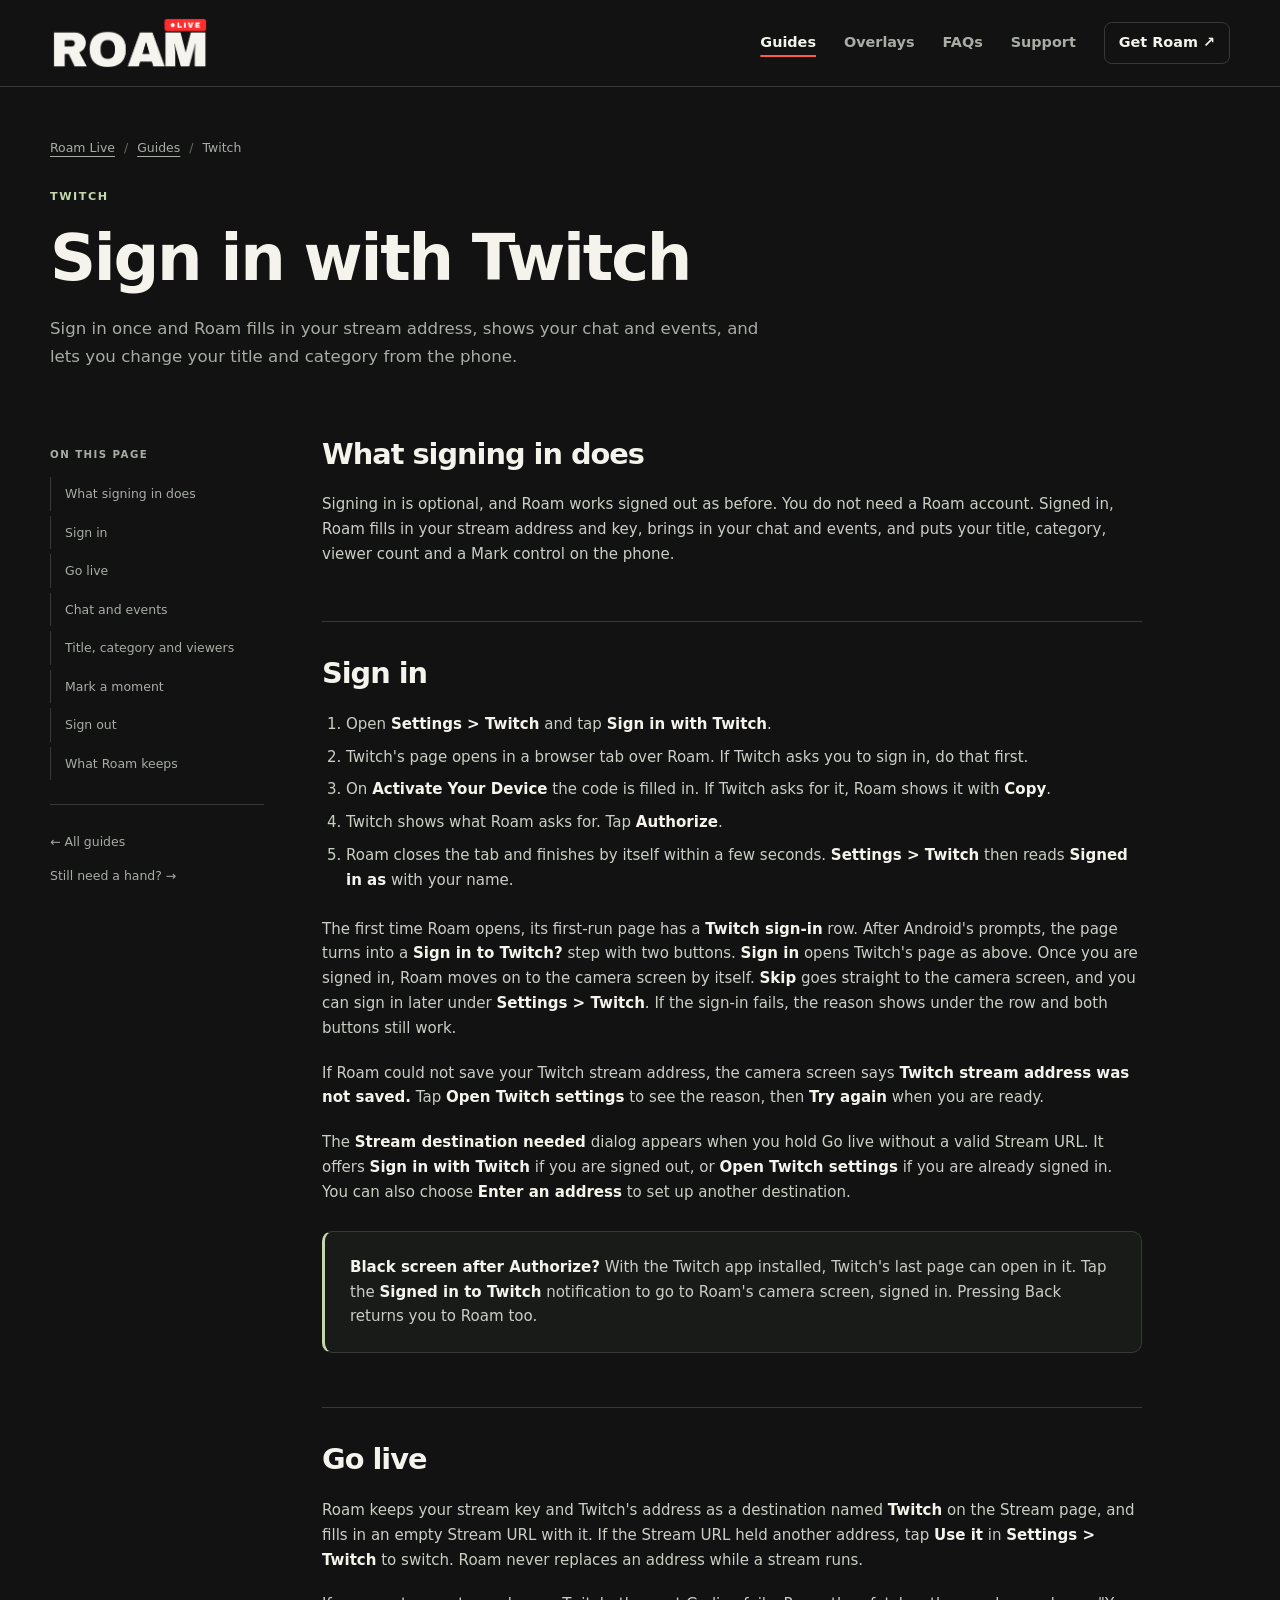
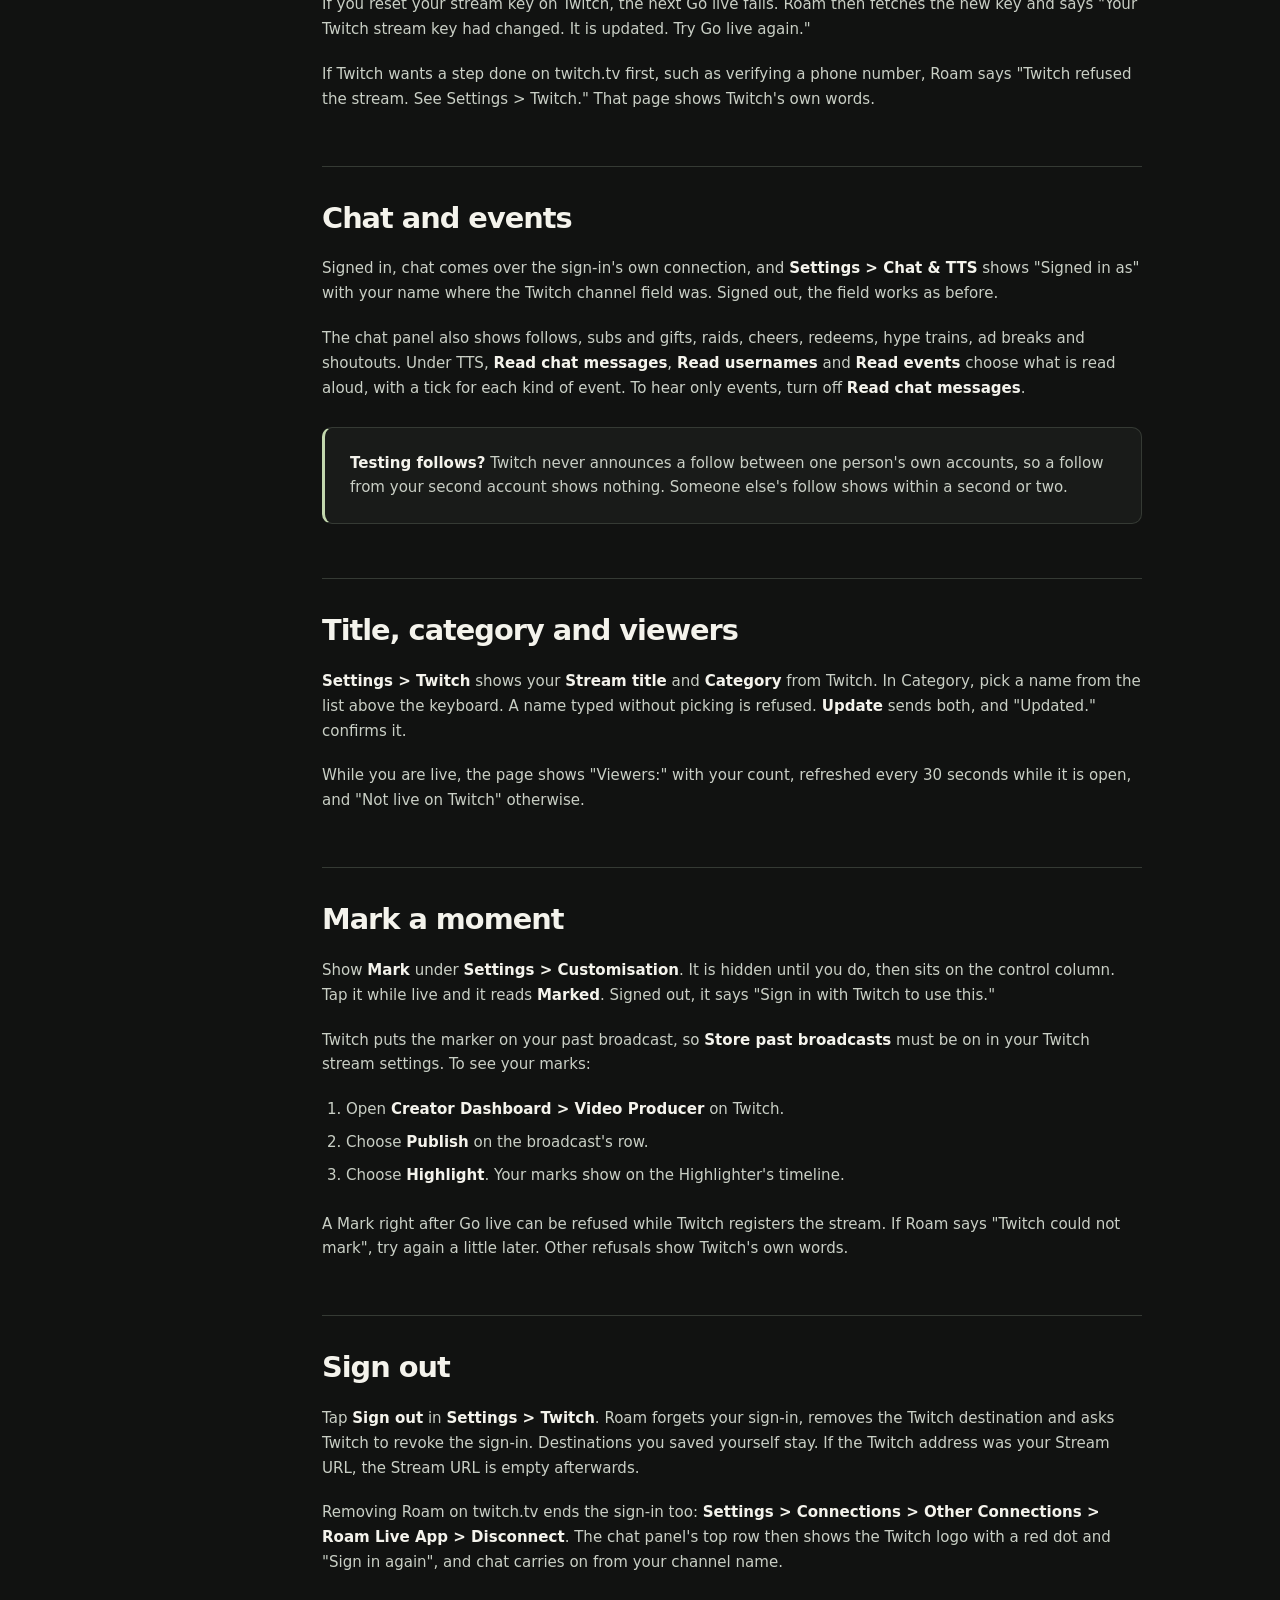
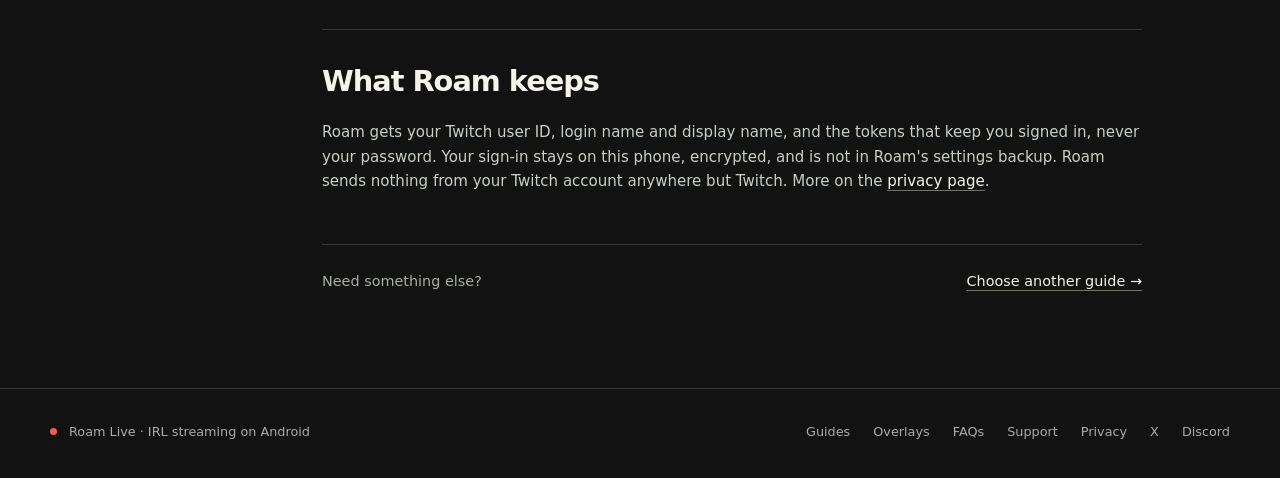
<file: guides/twitch/index.html>
<!doctype html>
<html lang="en"><head><meta charset="utf-8"><meta name="viewport" content="width=device-width,initial-scale=1"><meta name="theme-color" content="#111211"><title>Sign in with Twitch | Roam Live</title><meta name="description" content="Sign in to Twitch in Roam Live to fill in your stream address and key, bring chat and events into the panel and TTS, change your title and category, and mark moments."><link rel="canonical" href="https://roamlive.app/guides/twitch/"><link rel="icon" type="image/svg+xml" href="/assets/favicon.svg"><link rel="stylesheet" href="/style.css?v=efe008e86041"><meta property="og:type" content="website"><meta property="og:site_name" content="Roam Live"><meta property="og:title" content="Sign in with Twitch | Roam Live"><meta property="og:description" content="Sign in to Twitch in Roam Live to fill in your stream address and key, bring chat and events into the panel and TTS, change your title and category, and mark moments."><meta property="og:url" content="https://roamlive.app/guides/twitch/"><meta property="og:image" content="https://roamlive.app/assets/social-card.png"><meta property="og:image:width" content="1200"><meta property="og:image:height" content="630"><meta property="og:image:alt" content="Roam Live. IRL streaming on Android."><meta name="twitter:card" content="summary_large_image"><script type="application/ld+json">{"@context":"https://schema.org","@type":"BreadcrumbList","itemListElement":[{"@type":"ListItem","position":1,"name":"Roam Live","item":"https://roamlive.app/"},{"@type":"ListItem","position":2,"name":"Guides","item":"https://roamlive.app/guides/"},{"@type":"ListItem","position":3,"name":"Sign in with Twitch","item":"https://roamlive.app/guides/twitch/"}]}</script><script src="/site.js" defer></script></head>
<body><a class="skip-link" href="#main-content">Skip to content</a><header class="site-header"><div class="wrap header-inner"><a class="brand" href="/" aria-label="Roam Live home"><img src="/assets/wordmark.png" width="659" height="230" alt="Roam Live"></a><nav class="site-nav" aria-label="Main navigation"><a href="/guides/" aria-current="page">Guides</a><a href="/overlays/">Overlays</a><a href="/faq/">FAQs</a><a href="/support/">Support</a><a class="nav-download" href="https://play.google.com/store/apps/details?id=dev.whitespc.roam">Get Roam <span aria-hidden="true">↗</span></a></nav></div></header><main id="main-content" class="wrap"><header class="page-head"><div class="breadcrumbs"><a href="/">Roam Live</a><span aria-hidden="true">/</span><a href="/guides/">Guides</a><span aria-hidden="true">/</span><span aria-current="page">Twitch</span></div><p class="eyebrow">Twitch</p><h1>Sign in with Twitch</h1><p class="lead">Sign in once and Roam fills in your stream address, shows your chat and events, and lets you change your title and category from the phone.</p></header><div class="guide-layout"><aside class="page-toc" aria-label="On this page"><p>On this page</p><ol><li><a href="#what-it-does">What signing in does</a></li><li><a href="#sign-in">Sign in</a></li><li><a href="#go-live">Go live</a></li><li><a href="#chat-and-events">Chat and events</a></li><li><a href="#title-category-viewers">Title, category and viewers</a></li><li><a href="#mark">Mark a moment</a></li><li><a href="#sign-out">Sign out</a></li><li><a href="#what-roam-keeps">What Roam keeps</a></li></ol><div class="toc-extra"><a href="/guides/">← All guides</a><a href="/support/">Still need a hand? →</a></div></aside><article class="prose"><h2 id="what-it-does">What signing in does</h2>
<p>Signing in is optional, and Roam works signed out as before. You do not need a Roam account. Signed in, Roam fills in your stream address and key, brings in your chat and events, and puts your title, category, viewer count and a Mark control on the phone.</p>

<h2 id="sign-in">Sign in</h2>
<ol>
  <li>Open <strong>Settings &gt; Twitch</strong> and tap <strong>Sign in with Twitch</strong>.</li>
  <li>Twitch's page opens in a browser tab over Roam. If Twitch asks you to sign in, do that first.</li>
  <li>On <strong>Activate Your Device</strong> the code is filled in. If Twitch asks for it, Roam shows it with <strong>Copy</strong>.</li>
  <li>Twitch shows what Roam asks for. Tap <strong>Authorize</strong>.</li>
  <li>Roam closes the tab and finishes by itself within a few seconds. <strong>Settings &gt; Twitch</strong> then reads <strong>Signed in as</strong> with your name.</li>
</ol>
<p>The first time Roam opens, its first-run page has a <strong>Twitch sign-in</strong> row. After Android's prompts, the page turns into a <strong>Sign in to Twitch?</strong> step with two buttons. <strong>Sign in</strong> opens Twitch's page as above. Once you are signed in, Roam moves on to the camera screen by itself. <strong>Skip</strong> goes straight to the camera screen, and you can sign in later under <strong>Settings &gt; Twitch</strong>. If the sign-in fails, the reason shows under the row and both buttons still work.</p>
<p>If Roam could not save your Twitch stream address, the camera screen says <strong>Twitch stream address was not saved.</strong> Tap <strong>Open Twitch settings</strong> to see the reason, then <strong>Try again</strong> when you are ready.</p>
<p>The <strong>Stream destination needed</strong> dialog appears when you hold Go live without a valid Stream URL. It offers <strong>Sign in with Twitch</strong> if you are signed out, or <strong>Open Twitch settings</strong> if you are already signed in. You can also choose <strong>Enter an address</strong> to set up another destination.</p>
<div class="callout">
  <p><strong>Black screen after Authorize?</strong> With the Twitch app installed, Twitch's last page can open in it. Tap the <strong>Signed in to Twitch</strong> notification to go to Roam's camera screen, signed in. Pressing Back returns you to Roam too.</p>
</div>

<h2 id="go-live">Go live</h2>
<p>Roam keeps your stream key and Twitch's address as a destination named <strong>Twitch</strong> on the Stream page, and fills in an empty Stream URL with it. If the Stream URL held another address, tap <strong>Use it</strong> in <strong>Settings &gt; Twitch</strong> to switch. Roam never replaces an address while a stream runs.</p>
<p>If you reset your stream key on Twitch, the next Go live fails. Roam then fetches the new key and says "Your Twitch stream key had changed. It is updated. Try Go live again."</p>
<p>If Twitch wants a step done on twitch.tv first, such as verifying a phone number, Roam says "Twitch refused the stream. See Settings &gt; Twitch." That page shows Twitch's own words.</p>

<h2 id="chat-and-events">Chat and events</h2>
<p>Signed in, chat comes over the sign-in's own connection, and <strong>Settings &gt; Chat &amp; TTS</strong> shows "Signed in as" with your name where the Twitch channel field was. Signed out, the field works as before.</p>
<p>The chat panel also shows follows, subs and gifts, raids, cheers, redeems, hype trains, ad breaks and shoutouts. Under TTS, <strong>Read chat messages</strong>, <strong>Read usernames</strong> and <strong>Read events</strong> choose what is read aloud, with a tick for each kind of event. To hear only events, turn off <strong>Read chat messages</strong>.</p>
<div class="callout">
  <p><strong>Testing follows?</strong> Twitch never announces a follow between one person's own accounts, so a follow from your second account shows nothing. Someone else's follow shows within a second or two.</p>
</div>

<h2 id="title-category-viewers">Title, category and viewers</h2>
<p><strong>Settings &gt; Twitch</strong> shows your <strong>Stream title</strong> and <strong>Category</strong> from Twitch. In Category, pick a name from the list above the keyboard. A name typed without picking is refused. <strong>Update</strong> sends both, and "Updated." confirms it.</p>
<p>While you are live, the page shows "Viewers:" with your count, refreshed every 30 seconds while it is open, and "Not live on Twitch" otherwise.</p>

<h2 id="mark">Mark a moment</h2>
<p>Show <strong>Mark</strong> under <strong>Settings &gt; Customisation</strong>. It is hidden until you do, then sits on the control column. Tap it while live and it reads <strong>Marked</strong>. Signed out, it says "Sign in with Twitch to use this."</p>
<p>Twitch puts the marker on your past broadcast, so <strong>Store past broadcasts</strong> must be on in your Twitch stream settings. To see your marks:</p>
<ol>
  <li>Open <strong>Creator Dashboard &gt; Video Producer</strong> on Twitch.</li>
  <li>Choose <strong>Publish</strong> on the broadcast's row.</li>
  <li>Choose <strong>Highlight</strong>. Your marks show on the Highlighter's timeline.</li>
</ol>
<p>A Mark right after Go live can be refused while Twitch registers the stream. If Roam says "Twitch could not mark", try again a little later. Other refusals show Twitch's own words.</p>

<h2 id="sign-out">Sign out</h2>
<p>Tap <strong>Sign out</strong> in <strong>Settings &gt; Twitch</strong>. Roam forgets your sign-in, removes the Twitch destination and asks Twitch to revoke the sign-in. Destinations you saved yourself stay. If the Twitch address was your Stream URL, the Stream URL is empty afterwards.</p>
<p>Removing Roam on twitch.tv ends the sign-in too: <strong>Settings &gt; Connections &gt; Other Connections &gt; Roam Live App &gt; Disconnect</strong>. The chat panel's top row then shows the Twitch logo with a red dot and "Sign in again", and chat carries on from your channel name.</p>

<h2 id="what-roam-keeps">What Roam keeps</h2>
<p>Roam gets your Twitch user ID, login name and display name, and the tokens that keep you signed in, never your password. Your sign-in stays on this phone, encrypted, and is not in Roam's settings backup. Roam sends nothing from your Twitch account anywhere but Twitch. More on the <a href="/privacy/#twitch">privacy page</a>.</p>
<div class="next-guide"><p>Need something else?</p><a href="/guides/">Choose another guide <span aria-hidden="true">→</span></a></div></article></div></main><footer class="site-footer"><div class="wrap footer-inner"><div class="footer-brand"><span class="live-dot" aria-hidden="true"></span><span>Roam Live · IRL streaming on Android</span></div><nav class="footer-links" aria-label="Footer navigation"><a href="/guides/">Guides</a><a href="/overlays/">Overlays</a><a href="/faq/">FAQs</a><a href="/support/">Support</a><a id="privacy-title" href="/privacy/">Privacy</a><a href="https://x.com/RoamLiveapp">X</a><a href="https://discord.com/invite/fCzGX3dMp">Discord</a></nav></div></footer></body></html>
</file>
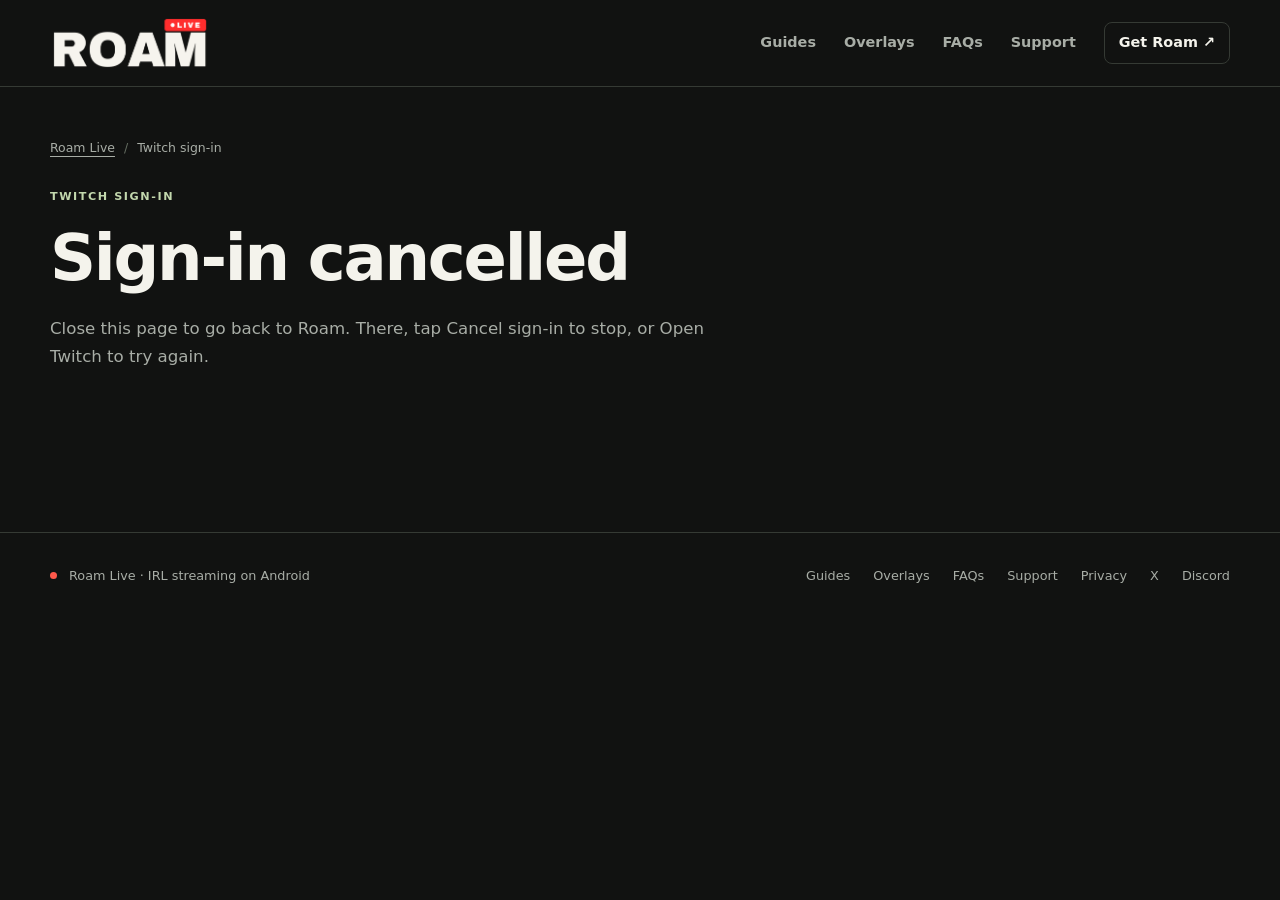
<file: twitch/sign-in/index.html>
<!doctype html>
<html lang="en"><head><meta charset="utf-8"><meta name="viewport" content="width=device-width,initial-scale=1"><meta name="theme-color" content="#111211"><title>Sign-in cancelled | Roam Live</title><meta name="description" content="The Twitch sign-in for Roam was cancelled. Close this page and go back to the app."><link rel="canonical" href="https://roamlive.app/twitch/sign-in/"><link rel="icon" type="image/svg+xml" href="/assets/favicon.svg"><link rel="stylesheet" href="/style.css?v=efe008e86041"><meta property="og:type" content="website"><meta property="og:site_name" content="Roam Live"><meta property="og:title" content="Sign-in cancelled | Roam Live"><meta property="og:description" content="The Twitch sign-in for Roam was cancelled. Close this page and go back to the app."><meta property="og:url" content="https://roamlive.app/twitch/sign-in/"><meta property="og:image" content="https://roamlive.app/assets/social-card.png"><meta property="og:image:width" content="1200"><meta property="og:image:height" content="630"><meta property="og:image:alt" content="Roam Live. IRL streaming on Android."><meta name="twitter:card" content="summary_large_image"><meta name="robots" content="noindex"><script type="application/ld+json">{"@context":"https://schema.org","@type":"BreadcrumbList","itemListElement":[{"@type":"ListItem","position":1,"name":"Roam Live","item":"https://roamlive.app/"},{"@type":"ListItem","position":2,"name":"Sign-in cancelled","item":"https://roamlive.app/twitch/sign-in/"}]}</script><script src="/site.js" defer></script></head>
<body><a class="skip-link" href="#main-content">Skip to content</a><header class="site-header"><div class="wrap header-inner"><a class="brand" href="/" aria-label="Roam Live home"><img src="/assets/wordmark.png" width="659" height="230" alt="Roam Live"></a><nav class="site-nav" aria-label="Main navigation"><a href="/guides/">Guides</a><a href="/overlays/">Overlays</a><a href="/faq/">FAQs</a><a href="/support/">Support</a><a class="nav-download" href="https://play.google.com/store/apps/details?id=dev.whitespc.roam">Get Roam <span aria-hidden="true">↗</span></a></nav></div></header><main id="main-content" class="wrap" style="padding-bottom:70px"><header class="page-head"><div class="breadcrumbs"><a href="/">Roam Live</a><span aria-hidden="true">/</span><span aria-current="page">Twitch sign-in</span></div><p class="eyebrow">Twitch sign-in</p><h1>Sign-in cancelled</h1><p class="lead">Close this page to go back to Roam. There, tap Cancel sign-in to stop, or Open Twitch to try again.</p></header></main><footer class="site-footer"><div class="wrap footer-inner"><div class="footer-brand"><span class="live-dot" aria-hidden="true"></span><span>Roam Live · IRL streaming on Android</span></div><nav class="footer-links" aria-label="Footer navigation"><a href="/guides/">Guides</a><a href="/overlays/">Overlays</a><a href="/faq/">FAQs</a><a href="/support/">Support</a><a id="privacy-title" href="/privacy/">Privacy</a><a href="https://x.com/RoamLiveapp">X</a><a href="https://discord.com/invite/fCzGX3dMp">Discord</a></nav></div></footer></body></html>
</file>
<file: style.css>
:root{color-scheme:dark;--bg:#111211;--panel:#191b19;--raised:#222522;--ink:#f4f3ec;--muted:#a8ada6;--line:#353a34;--red:#ff594b;--red-deep:#a82621;--green:#c2d7ad;--max:1180px;--radius:18px;font-family:Inter,ui-sans-serif,system-ui,-apple-system,BlinkMacSystemFont,"Segoe UI",sans-serif;font-size:16px;line-height:1.65}*{box-sizing:border-box}html{scroll-behavior:smooth;scroll-padding-top:100px}body{margin:0;background:var(--bg);color:var(--ink)}img,svg{max-width:100%}img{display:block}a{color:inherit;text-underline-offset:4px;text-decoration-thickness:1px}a:hover{color:var(--red)}button,input{font:inherit}button{cursor:pointer}button,a,input,summary{-webkit-tap-highlight-color:transparent}a:focus-visible,button:focus-visible,summary:focus-visible,input:focus-visible{outline:3px solid var(--green);outline-offset:5px}::selection{background:var(--red);color:var(--bg)}[hidden]{display:none!important}.wrap{width:min(calc(100% - 64px),var(--max));margin-inline:auto}.skip-link{position:fixed;left:16px;top:12px;z-index:100;background:var(--ink);color:var(--bg);padding:12px;transform:translateY(-160%)}.skip-link:focus{transform:none}.site-header{border-bottom:1px solid var(--line);background:var(--bg)}.header-inner{min-height:86px;display:flex;align-items:center;justify-content:space-between;gap:28px}.brand{display:flex;align-items:center;text-decoration:none;flex-shrink:0}.brand img{width:160px;height:auto}.site-nav{display:flex;align-items:center;gap:28px;font-size:.9rem;font-weight:600}.site-nav>a{text-decoration:none;color:var(--muted)}.site-nav>a:hover,.site-nav>a[aria-current=page]{color:var(--ink)}.site-nav>a[aria-current=page]{text-decoration:underline;text-decoration-color:var(--red);text-decoration-thickness:2px;text-underline-offset:8px}.site-nav .nav-download{border:1px solid var(--line);border-radius:8px;padding:8px 14px;color:var(--ink)}.site-nav .nav-download:hover{border-color:var(--red)}h1,h2,h3,h4{line-height:1.14;letter-spacing:-.035em;font-weight:650;margin:0 0 20px}h1{font-size:clamp(2.7rem,5.7vw,5rem)}h2{font-size:clamp(1.8rem,3.3vw,2.55rem)}h3{font-size:1.32rem;letter-spacing:-.02em}p{margin:0 0 20px}ul,ol{margin:0 0 24px;padding-left:24px}li+li{margin-top:8px}strong{color:var(--ink);font-weight:650}.eyebrow{display:flex;align-items:center;gap:9px;margin:0 0 22px;color:var(--green);font-size:.7rem;font-weight:700;letter-spacing:.14em;text-transform:uppercase}.live-dot{width:7px;height:7px;display:inline-block;flex-shrink:0;border-radius:50%;background:var(--red)}.muted,.small{color:var(--muted)}.small{font-size:.84rem}.lead{font-size:1.13rem;line-height:1.7;color:var(--muted);max-width:610px}.button{display:inline-flex;align-items:center;justify-content:center;gap:16px;min-height:50px;padding:12px 21px;border:1px solid var(--red);border-radius:9px;background:var(--red);color:var(--bg);text-decoration:none;font-size:.93rem;font-weight:700;transition:background .15s,transform .15s}.button:hover{background:#ff776c;color:var(--bg);transform:translateY(-2px)}.button.secondary{color:var(--ink);background:transparent;border-color:var(--line)}.button.secondary:hover{border-color:var(--muted);background:var(--panel)}.actions{display:flex;flex-wrap:wrap;gap:12px;margin:28px 0 18px}.arrow{font-size:1.25em;line-height:1}.hero{display:grid;grid-template-columns:minmax(0,1.2fr) minmax(0,1fr);gap:60px;align-items:center;padding:46px 0 48px}.hero h1{max-width:650px;line-height:1.04;margin-bottom:26px}.hero h1 span{color:var(--red)}.hero .lead{max-width:550px}.hero-meta{font-size:.77rem;color:var(--muted);display:flex;flex-wrap:wrap;gap:9px;align-items:center}.hero-meta i{width:3px;height:3px;border-radius:50%;background:var(--muted)}.route-visual{position:relative;border:1px solid var(--line);border-radius:var(--radius);padding:24px;background:var(--panel);overflow:hidden}.mini-phone{width:100%;aspect-ratio:2.35;border:2px solid #626b60;border-radius:22px;background:#2b352a;position:relative;overflow:hidden;box-shadow:0 16px 35px #0003}.mini-phone svg{width:100%;height:100%;position:absolute;inset:0}.mini-phone .camera-tag{position:absolute;top:14px;left:15px;display:flex;align-items:center;gap:6px;background:#111d;padding:5px 9px;border-radius:6px;font-size:.63rem;font-weight:650}.mini-phone .phone-label{position:absolute;bottom:12px;left:15px;font-size:.65rem;font-weight:600;letter-spacing:.02em;color:#fff}.mini-phone .frame-corner{position:absolute;inset:35% 39%;border:1px solid #ffffff60;border-radius:2px}.section{padding:64px 0;border-top:1px solid var(--line)}.section-head{display:flex;justify-content:space-between;align-items:end;gap:28px;margin-bottom:30px}.section-head h2{margin:0}.section-head p{color:var(--muted);font-size:.9rem;max-width:390px;margin:0}.guide-grid{display:grid;grid-template-columns:repeat(4,minmax(0,1fr));gap:14px}.guide-card{position:relative;display:flex;flex-direction:column;min-height:284px;padding:23px;border:1px solid var(--line);border-radius:var(--radius);background:var(--panel);text-decoration:none;transition:border-color .18s,transform .18s}.guide-card:hover{border-color:var(--red);transform:translateY(-4px);color:var(--ink)}.guide-card:first-child{background:#26201d;border-color:#73453b}.guide-card .card-top{display:flex;align-items:center;justify-content:space-between;margin-bottom:35px}.guide-card .card-icon{width:28px;height:28px;color:var(--green)}.guide-card:first-child .card-icon{color:var(--red)}.card-number{font-family:ui-monospace,monospace;font-size:.7rem;color:var(--muted)}.guide-card h3{margin-bottom:12px;font-size:1.28rem}.guide-card p{font-size:.86rem;color:var(--muted);line-height:1.65;margin:0 0 24px}.guide-card .card-link-label{margin-top:auto;display:flex;justify-content:space-between;font-size:.78rem;font-weight:650}.benefit-grid{display:grid;grid-template-columns:repeat(3,1fr);gap:48px}.benefit-grid article{padding-left:18px;border-left:2px solid var(--line)}.benefit-grid h3{font-size:1.07rem;margin-bottom:13px}.benefit-grid p{font-size:.89rem;color:var(--muted);margin:0}.home-question{display:flex;justify-content:space-between;align-items:center;gap:32px;padding:32px;border:1px solid var(--line);border-radius:var(--radius);background:var(--panel)}.home-question h3{font-size:1.4rem;margin-bottom:10px}.home-question p{color:var(--muted);max-width:640px;margin:0;font-size:.92rem}.text-link{white-space:nowrap;color:var(--ink);font-size:.9rem;font-weight:600}.site-footer{border-top:1px solid var(--line);margin-top:24px}.footer-inner{display:flex;justify-content:space-between;align-items:center;gap:30px;padding:32px 0 36px;font-size:.8rem;color:var(--muted)}.footer-brand{display:flex;align-items:center;gap:12px}.footer-links{display:flex;flex-wrap:wrap;gap:23px}.footer-links a{text-decoration:none}.breadcrumbs{font-size:.78rem;color:var(--muted);margin-bottom:29px}.breadcrumbs span{padding-inline:9px;color:#646d61}.page-head{padding:51px 0 46px;max-width:850px}.page-head h1{font-size:clamp(2.6rem,5vw,4.2rem);max-width:900px;margin-bottom:20px}.page-head .lead{font-size:1.04rem;max-width:710px}.page-head .eyebrow{margin-bottom:16px}.page-meta{font-family:ui-monospace,SFMono-Regular,monospace;font-size:.68rem;letter-spacing:.04em;color:var(--muted)}.guide-layout{display:grid;grid-template-columns:214px minmax(0,1fr);gap:58px;align-items:start;padding:0 0 70px}.page-toc{position:sticky;top:28px;padding-top:8px;font-size:.78rem}.page-toc p{font-size:.64rem;letter-spacing:.14em;text-transform:uppercase;font-weight:700;color:var(--muted);margin:0 0 15px}.page-toc ol{list-style:none;padding:0;display:flex;flex-direction:column;gap:5px}.page-toc li{margin:0}.page-toc a{display:block;border-left:1px solid var(--line);padding:8px 0 8px 14px;text-decoration:none;color:var(--muted);line-height:1.4}.page-toc a:hover{border-color:var(--red);color:var(--ink)}.page-toc .toc-extra{margin-top:24px;border-top:1px solid var(--line);padding-top:20px}.page-toc .toc-extra a{border-left:0;padding-left:0}.prose{max-width:820px;min-width:0;color:#c9cfc5;font-size:.94rem;overflow-wrap:break-word}.prose h2{color:var(--ink);font-size:1.8rem;margin:54px 0 22px;padding-top:35px;border-top:1px solid var(--line)}.prose>h2:first-child,.prose>section:first-child>h2{margin-top:0;padding-top:0;border-top:0}.prose h3{color:var(--ink);font-size:1.15rem;margin:30px 0 14px}.prose h4{color:var(--ink);font-size:1rem;margin-top:24px}.prose a{color:var(--ink);text-decoration-color:#6d7766}.prose a:hover{text-decoration-color:var(--red)}.prose code{font-family:ui-monospace,SFMono-Regular,Consolas,monospace;font-size:.86em;border-radius:4px;padding:2px 5px;background:#282e26;color:#e2eadc;overflow-wrap:anywhere}.prose pre{white-space:pre-wrap;overflow-wrap:anywhere;padding:20px;background:#0b0e0b;border:1px solid var(--line);border-radius:10px;font-size:.83rem;line-height:1.8}.prose pre code{padding:0;background:none;color:inherit;font-size:inherit}.prose blockquote{margin:24px 0;padding:18px 22px;border-left:3px solid var(--green);background:var(--panel);border-radius:0 9px 9px 0}.prose blockquote p:last-child{margin:0}.callout{margin:26px 0;padding:23px 25px;background:var(--panel);border:1px solid var(--line);border-left:3px solid var(--green);border-radius:10px}.callout.important{border-left-color:var(--red);background:#221d19}.callout h3{margin:0 0 10px;font-size:1rem}.callout p:last-child,.callout ol:last-child,.callout ul:last-child{margin-bottom:0}.quick-steps{list-style:none;padding:0!important;counter-reset:steps;display:grid;gap:0;border:1px solid var(--line);border-radius:var(--radius);overflow:hidden;background:var(--panel);margin:24px 0 30px}.quick-steps>li{position:relative;padding:21px 25px 21px 72px;margin:0!important;counter-increment:steps;border-bottom:1px solid var(--line)}.quick-steps>li:last-child{border:0}.quick-steps>li:before{content:counter(steps);position:absolute;left:24px;top:23px;display:grid;place-items:center;width:27px;height:27px;border:1px solid #66735d;border-radius:8px;color:var(--green);font-size:.74rem;font-family:ui-monospace,monospace}.quick-steps strong{display:block;margin-bottom:5px}.quick-steps p{margin:0;font-size:.9rem}.url-anatomy{padding:24px;border:1px solid #76513f;border-radius:var(--radius);background:#221f19;margin:24px 0}.url-anatomy .anatomy-label{display:block;font-size:.64rem;letter-spacing:.1em;font-weight:700;color:var(--muted);text-transform:uppercase;margin-bottom:8px}.url-anatomy .url-parts{display:flex;align-items:center;flex-wrap:wrap;gap:10px;margin-bottom:21px}.url-anatomy code{background:#333127;color:#e0e5c8;padding:7px 9px}.url-anatomy .key{color:#ffc4b3;background:#3b2923}.url-anatomy .url-result{padding:17px 18px;background:#0f110e;border-radius:8px;line-height:1.9;overflow-wrap:anywhere}.url-anatomy .url-result code{padding:0;background:transparent}.url-anatomy .url-result .key{color:#ffc4b3}.url-anatomy p:last-child{margin:16px 0 0;font-size:.83rem}.provider-list{display:flex;flex-wrap:wrap;gap:8px;margin:21px 0}.provider-list a{display:inline-flex;align-items:center;min-height:39px;padding:6px 13px;border:1px solid var(--line);border-radius:7px;font-size:.8rem;text-decoration:none}.provider-list a:hover{border-color:var(--red)}.provider{margin:16px 0;border:1px solid var(--line);border-radius:var(--radius);overflow:hidden;background:var(--panel)}details>summary{cursor:pointer;list-style:none}details>summary::-webkit-details-marker{display:none}.provider>summary{position:relative;padding:21px 55px 21px 24px;font-weight:650;color:var(--ink)}.provider>summary:after,.faq-item>summary:after{content:"+";position:absolute;right:24px;font-size:1.3rem;font-weight:400;color:var(--muted);top:17px}.provider[open]>summary:after,.faq-item[open]>summary:after{content:"−"}.provider[open]>summary{border-bottom:1px solid var(--line)}.provider-body{padding:24px}.provider-body h3:first-child{margin-top:0}.provider-body>*:last-child{margin-bottom:0}.provider-label{font-size:.65rem;color:var(--muted);font-weight:400;display:block;margin-top:4px}.table-scroll{overflow-x:auto;border:1px solid var(--line);border-radius:10px;margin:22px 0 30px;scrollbar-color:#596451 var(--panel)}table{border-collapse:collapse;width:100%;font-size:.84rem}th,td{text-align:left;padding:14px 17px;vertical-align:top;border-bottom:1px solid var(--line)}thead{background:var(--panel);color:var(--ink)}th{font-size:.74rem;letter-spacing:.025em;font-weight:600}td:first-child{color:var(--ink);font-weight:600;min-width:110px}tr:last-child td{border-bottom:0}.diagram-flow{display:flex;align-items:stretch;justify-content:space-between;gap:12px;margin:26px 0;padding:22px;border:1px solid var(--line);border-radius:var(--radius);background:var(--panel)}.diagram-flow .flow-node{flex:1;min-width:0;text-align:center;padding:10px 4px}.diagram-flow strong{display:block;margin-bottom:5px}.diagram-flow small{color:var(--muted);display:block;font-size:.75rem}.diagram-flow .flow-arrow{align-self:center;color:var(--green)}.next-guide{margin-top:50px;border-top:1px solid var(--line);padding-top:25px;display:flex;justify-content:space-between;gap:20px;align-items:center;font-size:.9rem}.next-guide p{margin:0;color:var(--muted)}.faq-search{position:relative;margin:0 0 25px}.faq-search label{display:block;font-size:.76rem;font-weight:650;margin-bottom:9px}.faq-search input{width:100%;min-height:54px;padding:13px 18px 13px 46px;border:1px solid var(--line);border-radius:10px;background:var(--panel);color:var(--ink);font-size:.95rem}.faq-search input::placeholder{color:var(--muted)}.faq-search svg{position:absolute;left:16px;bottom:17px;width:20px;height:20px;color:var(--muted)}.faq-count{font-size:.78rem;color:var(--muted);margin-bottom:22px}.faq-group h2{font-size:1.6rem}.faq-item{border-bottom:1px solid var(--line);padding:0;background:transparent;scroll-margin-top:25px}.faq-item>summary{position:relative;padding:20px 45px 20px 0;color:var(--ink);font-weight:550;font-size:.96rem;line-height:1.5}.faq-item>summary:after{right:9px;top:16px}.faq-item[open]>summary{color:var(--green)}.faq-answer{padding:0 28px 22px 0;font-size:.91rem}.faq-answer>*:last-child{margin-bottom:0}.faq-item:target{background:#1b2019;border-radius:8px;padding-inline:15px}.empty-state{padding:30px;border:1px dashed var(--line);border-radius:10px}.reference-group{padding:0 0 10px}.reference-group>summary{font-size:1.16rem;font-weight:650;color:var(--ink);padding:18px 0;border-top:1px solid var(--line)}.reference-group>summary:before{content:"+ ";color:var(--green)}.reference-group[open]>summary:before{content:"− "}.site-notice{font-size:.8rem;color:var(--muted);padding:18px 20px;border-radius:9px;background:var(--panel);margin:24px 0}.docs-intro{padding-bottom:50px}.guide-grid.large .guide-card{min-height:300px}.no-results-link{margin-top:35px}.sr-only{position:absolute;width:1px;height:1px;padding:0;margin:-1px;overflow:hidden;clip:rect(0,0,0,0);white-space:nowrap;border:0}
@media(min-width:1500px){.hero{padding-block:55px}.guide-card{min-height:300px}}
@media(max-width:1060px){.hero{gap:35px}.guide-grid{grid-template-columns:repeat(2,minmax(0,1fr))}.guide-card{min-height:255px}.guide-card .card-top{margin-bottom:28px}.guide-layout{grid-template-columns:185px minmax(0,1fr);gap:32px}.benefit-grid{gap:25px}.brand img{width:145px}}
@media(max-width:760px){.wrap{width:calc(100% - 36px)}.header-inner{min-height:75px;gap:20px}.brand img{width:131px}.site-nav{gap:18px;font-size:.8rem}.site-nav .nav-download{display:none}.hero{grid-template-columns:minmax(0,1fr);gap:34px;padding:44px 0 45px}.hero h1{font-size:clamp(2.8rem,8.7vw,4.5rem);max-width:640px}.hero .lead{max-width:600px}.route-visual{max-width:470px;width:100%;padding:22px;justify-self:center}.section{padding:40px 0}.section-head{display:block}.section-head p{margin-top:15px;max-width:500px}.guide-card{padding:21px;min-height:255px}.guide-card .card-top{margin-bottom:27px}.guide-card h3{font-size:1.2rem}.guide-card p{font-size:.84rem}.benefit-grid{grid-template-columns:1fr;gap:28px}.home-question{display:block;padding:25px}.home-question .text-link{display:inline-block;margin-top:22px}.footer-inner{align-items:flex-start;flex-direction:column;gap:20px}.footer-links{gap:22px}.page-head{padding:35px 0 28px}.page-head h1{font-size:2.75rem}.page-head .lead{font-size:1rem}.guide-layout{display:block;padding-bottom:40px}.page-toc{position:static;border:1px solid var(--line);border-radius:10px;padding:18px;margin-bottom:34px}.page-toc ol{display:grid;grid-template-columns:repeat(2,minmax(0,1fr));column-gap:15px;margin:0}.page-toc a{padding-block:8px}.page-toc .toc-extra{display:none}.prose{font-size:.94rem}.prose h2{font-size:1.65rem;margin-top:40px;padding-top:28px}.diagram-flow{gap:5px;padding:12px;font-size:.8rem}.diagram-flow small{font-size:.68rem}.next-guide{align-items:flex-start;flex-direction:column}.breadcrumbs{margin-bottom:20px}.provider-body{padding:20px}.url-anatomy{padding:20px}.guide-grid.large .guide-card{min-height:255px}}
@media(max-width:420px){.header-inner{flex-wrap:wrap;justify-content:space-between;padding:17px 0;gap:13px}.brand img{width:123px}.site-nav{gap:14px;font-size:.77rem}.guide-grid{grid-template-columns:1fr}.guide-card{min-height:218px}.guide-card .card-top{margin-bottom:22px}.guide-card p{max-width:280px}.guide-card .card-link-label{padding-top:5px}.hero h1{font-size:2.9rem}.hero .lead{font-size:1.02rem}.route-visual{padding:18px}.actions{gap:10px}.button{padding:12px 17px;font-size:.86rem}.page-toc ol{grid-template-columns:repeat(2,minmax(0,1fr));font-size:.73rem}.quick-steps>li{padding:19px 17px 19px 57px}.quick-steps>li:before{left:17px;top:20px;width:24px;height:24px}.url-anatomy{padding:17px}.url-anatomy .url-result{padding:14px}.prose pre{padding:15px;font-size:.75rem}.callout{padding:19px}.page-head h1{font-size:2.45rem}.faq-item>summary{font-size:.91rem}.footer-links{gap:17px}}
@media(prefers-reduced-motion:reduce){html{scroll-behavior:auto}*,*:before,*:after{transition:none!important;animation:none!important}.button:hover,.guide-card:hover{transform:none}}

.url-parts>div{min-width:0}.url-parts code{display:inline-block}.breadcrumbs span[aria-current]{padding-inline:0;color:var(--muted)}.quick-steps>li>strong{display:inline}.quick-steps>li>strong:first-child{display:block}.table-scroll:focus-visible{outline:3px solid var(--green);outline-offset:5px}tr:last-child th{border-bottom:0}

.hero>div{min-width:0}.hero h1,.page-head h1{overflow-wrap:anywhere}.page-toc a{overflow-wrap:anywhere}.route-visual{min-width:0}

.destination-choices{position:relative;padding-top:29px;text-align:center}
.destination-choices:before{content:"";position:absolute;left:50%;top:0;height:19px;border-left:1px solid #65735d}
.destination-choices:after{content:"";position:absolute;left:calc(50% - 3px);top:13px;width:7px;height:7px;border-right:1px solid #65735d;border-bottom:1px solid #65735d;transform:rotate(45deg)}
.destination-choices>p{font-size:.84rem;font-weight:650;margin:0 0 13px}
.destination-choices ul{display:grid;grid-template-columns:repeat(2,minmax(0,1fr));gap:9px;list-style:none;padding:0;margin:0}
.destination-choices li{margin:0;min-width:0}
.destination-choices a{display:flex;flex-direction:column;justify-content:center;gap:7px;height:100%;min-height:92px;padding:12px 9px;border:1px solid var(--line);border-radius:8px;background:#141714;text-decoration:none;overflow-wrap:anywhere}
.destination-choices a:hover{border-color:var(--green);color:var(--ink)}
.destination-choices strong{font-size:.8rem;line-height:1.5;text-decoration:underline;text-decoration-color:#65735d;text-underline-offset:3px}
.destination-choices small{display:block;color:var(--muted);font-size:.73rem;line-height:1.5}
.destination-other{display:block;color:var(--muted);font-size:.73rem;margin-top:12px}
.obs-control-note{display:flex;gap:12px;align-items:start;margin-top:20px;padding-top:18px;border-top:1px solid var(--line)}
.obs-control-note>svg{width:20px;height:20px;flex-shrink:0;color:var(--green);margin-top:2px}
.obs-control-note strong{display:block;font-size:.8rem;margin-bottom:5px}
.obs-control-note p{font-size:.75rem;line-height:1.6;color:var(--muted);margin:0}

.prose>span:first-child+h2{margin-top:0;padding-top:0;border-top:0}

.header-inner{flex-wrap:wrap}.site-nav{flex-wrap:wrap;row-gap:12px}
.overlay-picker{display:grid;grid-template-columns:repeat(2,minmax(0,1fr));gap:12px;margin:0 0 28px}
.overlay-picker>a{display:flex;flex-direction:column;align-items:flex-start;gap:8px;min-width:0;padding:21px;border:1px solid var(--line);border-radius:var(--radius);background:var(--panel);text-decoration:none}
.overlay-picker>a:hover{border-color:var(--green)}
.overlay-picker strong{font-size:1rem;text-decoration:underline;text-decoration-color:#65735d;text-underline-offset:4px}
.overlay-picker>a>span:last-child{font-size:.85rem;color:var(--muted);line-height:1.6}
.overlay-picker-example{padding:8px 11px;margin-bottom:6px;border-radius:6px;background:#10160f;color:var(--green);font-family:ui-monospace,monospace;font-size:.8rem;overflow-wrap:anywhere}
.overlay-cost{padding:18px 21px;margin:22px 0;border:1px solid #776040;border-left:3px solid #d9b879;border-radius:8px;background:#211e17}
.overlay-cost>strong{display:block;margin-bottom:7px;color:#efcf92;font-size:.88rem}
.overlay-cost p{margin:0;font-size:.87rem;line-height:1.7;color:#d8d0c1}
.overlay-example{display:flex;flex-wrap:wrap;align-items:center;gap:12px;padding:20px;margin:22px 0;background:var(--panel);border:1px solid var(--line);border-radius:10px}
.overlay-example-label{flex-basis:100%;font-size:.76rem;color:var(--muted)}
.overlay-example>code{font-size:.92rem}.overlay-example>p{flex-basis:100%;margin:0;font-size:.85rem}
.copy-value{min-height:44px;padding:8px 12px;border:1px solid #5e6b54;border-radius:7px;background:transparent;color:var(--green);font:inherit;font-size:.77rem;cursor:pointer}
.copy-value:hover{background:#303b2b}.copy-value:focus-visible{outline:3px solid var(--green);outline-offset:3px}
.overlay-token-table{table-layout:fixed}.overlay-token-table th,.overlay-token-table td{overflow-wrap:anywhere}
.overlay-token-table th:first-child{width:32%}.overlay-token-table th:last-child{width:25%}
.overlay-token-table tbody th>code{display:block;font-size:.82rem;width:fit-content;max-width:100%;padding:4px 6px}
.overlay-token-table .copy-value{display:block;margin-top:8px}
@media(max-width:480px){.overlay-picker{grid-template-columns:1fr}.overlay-picker>a{padding:18px}.overlay-token-table th,.overlay-token-table td{padding:12px 9px}.overlay-token-table th:first-child{width:34%}.overlay-token-table th:last-child{width:24%}.overlay-token-table tbody th>code{font-size:.73rem}.overlay-cost{padding:16px}.overlay-example{padding:17px}}
@media(max-width:760px){.overlays-page .page-toc{display:none}}
@media(max-width:600px){
  .overlay-token-table,.overlay-token-table tbody{display:block}
  .overlay-token-table thead{position:absolute;width:1px;height:1px;padding:0;overflow:hidden;clip:rect(0,0,0,0);white-space:nowrap}
  .overlay-token-table tr{display:block;padding:16px;border-bottom:1px solid var(--line)}
  .overlay-token-table tr:last-child{border-bottom:0}
  .overlay-token-table tbody th{display:flex;align-items:center;justify-content:space-between;gap:10px;width:auto!important;padding:0 0 12px;border:0}
  .overlay-token-table tbody th>code{font-size:.86rem;white-space:normal}
  .overlay-token-table .copy-value{margin-top:0;flex-shrink:0}
  .overlay-token-table td{display:block;border:0;padding:0;font-size:.9rem}
  .overlay-token-table td:last-child{margin-top:8px;color:var(--muted)}
  .overlay-token-table td:last-child:before{content:"Example: ";font-size:.82rem}
  .overlay-picker-example{display:none}
}

.url-builder{margin:24px 0 16px;padding:24px;border:1px solid var(--line);border-radius:var(--radius);background:var(--panel)}
.builder-fields{margin-bottom:26px}
.builder-field+.builder-field{margin-top:22px}
.builder-field label{display:block;color:var(--ink);font-weight:650;margin-bottom:3px}
.field-hint{margin:0 0 9px;color:var(--muted);font-size:.84rem}
.builder-field input{width:100%;min-height:48px;padding:10px 14px;border:1px solid #6f7a69;border-radius:9px;background:var(--bg);color:var(--ink);font-family:ui-monospace,SFMono-Regular,Consolas,monospace;font-size:1rem}
.builder-field input:focus-visible{outline-offset:2px}
.builder-field input[aria-invalid=true]{border-color:var(--red)}
.builder-generate{margin-top:10px}
.field-error{margin:8px 0 0;color:#ff8a7f;font-size:.86rem}
.field-error:empty{margin:0}
.field-note{margin:10px 0 0;font-size:.86rem}
.prose .url-builder h3{font-size:1rem;margin:0 0 10px}
.prose .builder-url{margin:0}
.builder-output+.builder-output{margin-top:22px}
.url-mine{color:var(--red);font-weight:700}
.builder-copy{display:flex;flex-wrap:wrap;align-items:center;gap:8px 14px;margin-top:10px}
.copy-status{margin:0;color:var(--green);font-size:.86rem}
.copy-value:disabled{opacity:.5;cursor:not-allowed}
.copy-value:disabled:hover{background:transparent}
.prose .builder-phone{margin:22px 0 0;font-size:.88rem}
@media(max-width:420px){.url-builder{padding:17px}}
</file>
